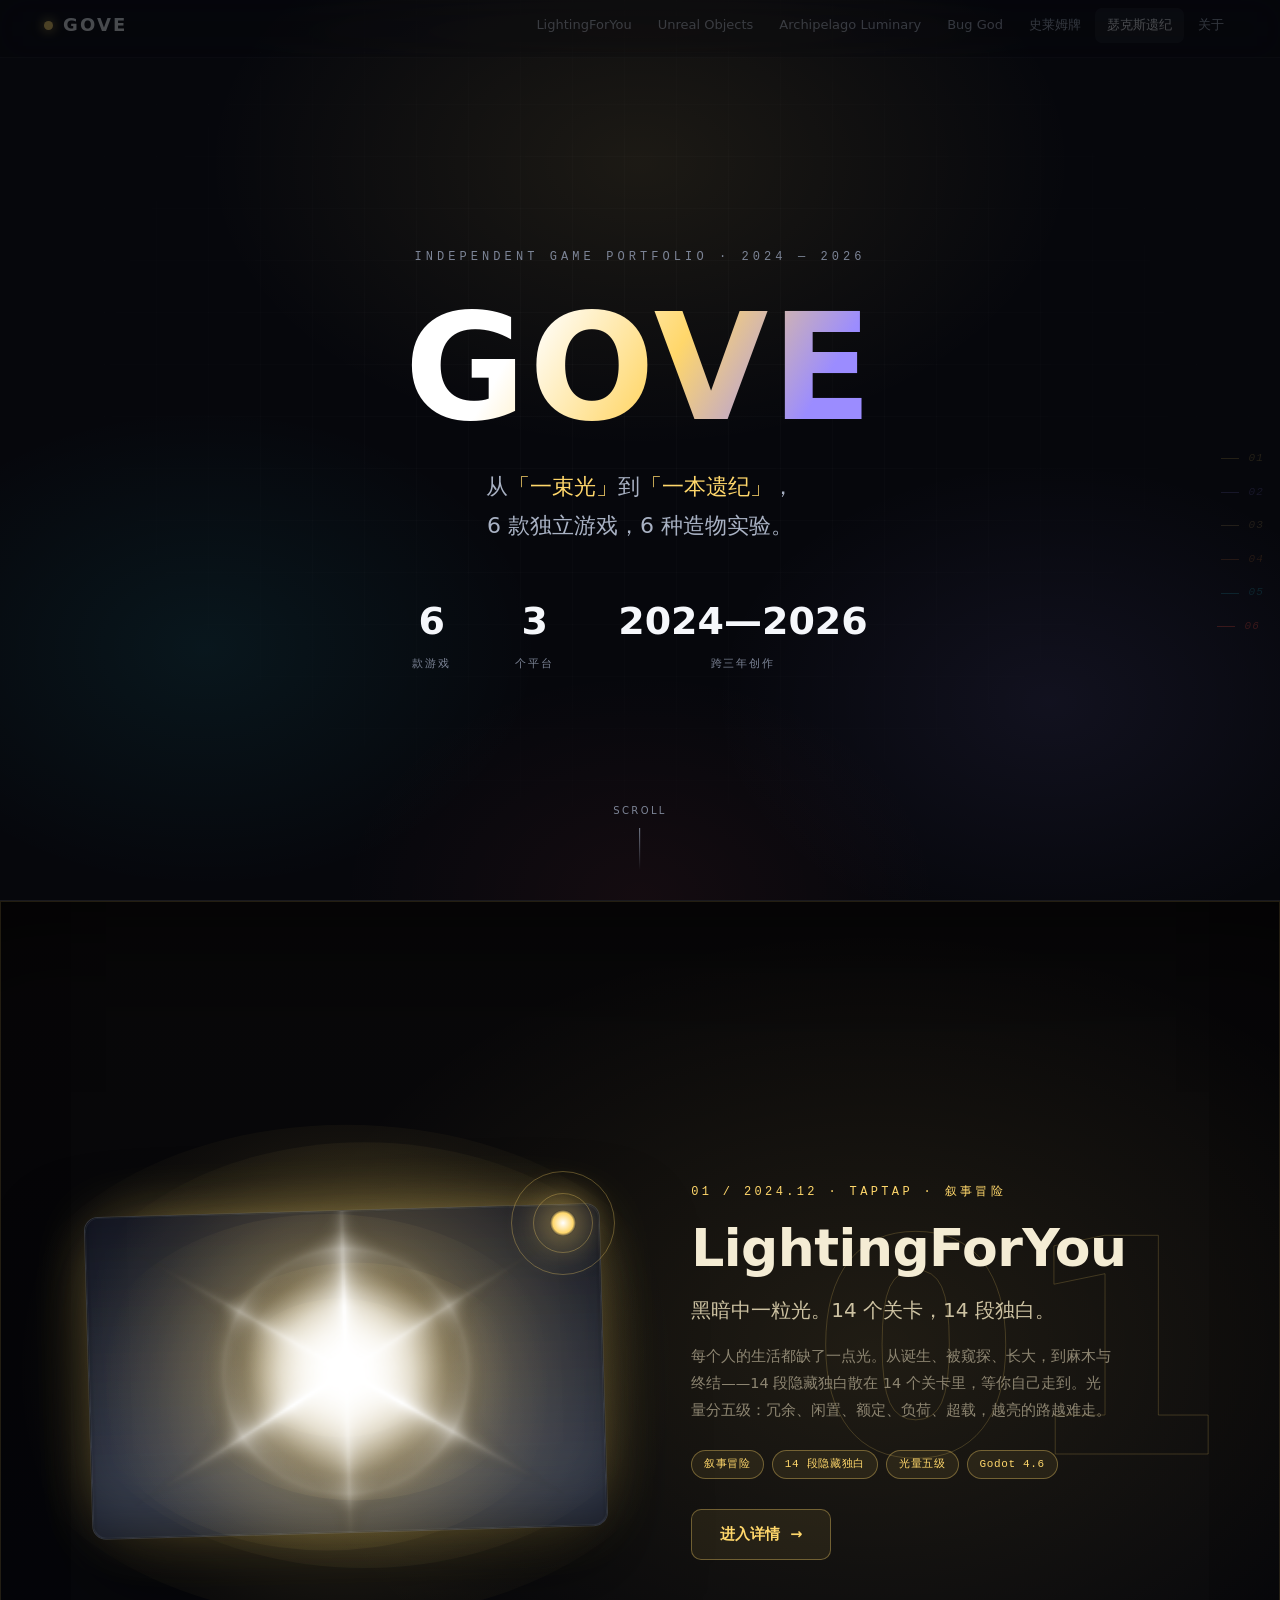
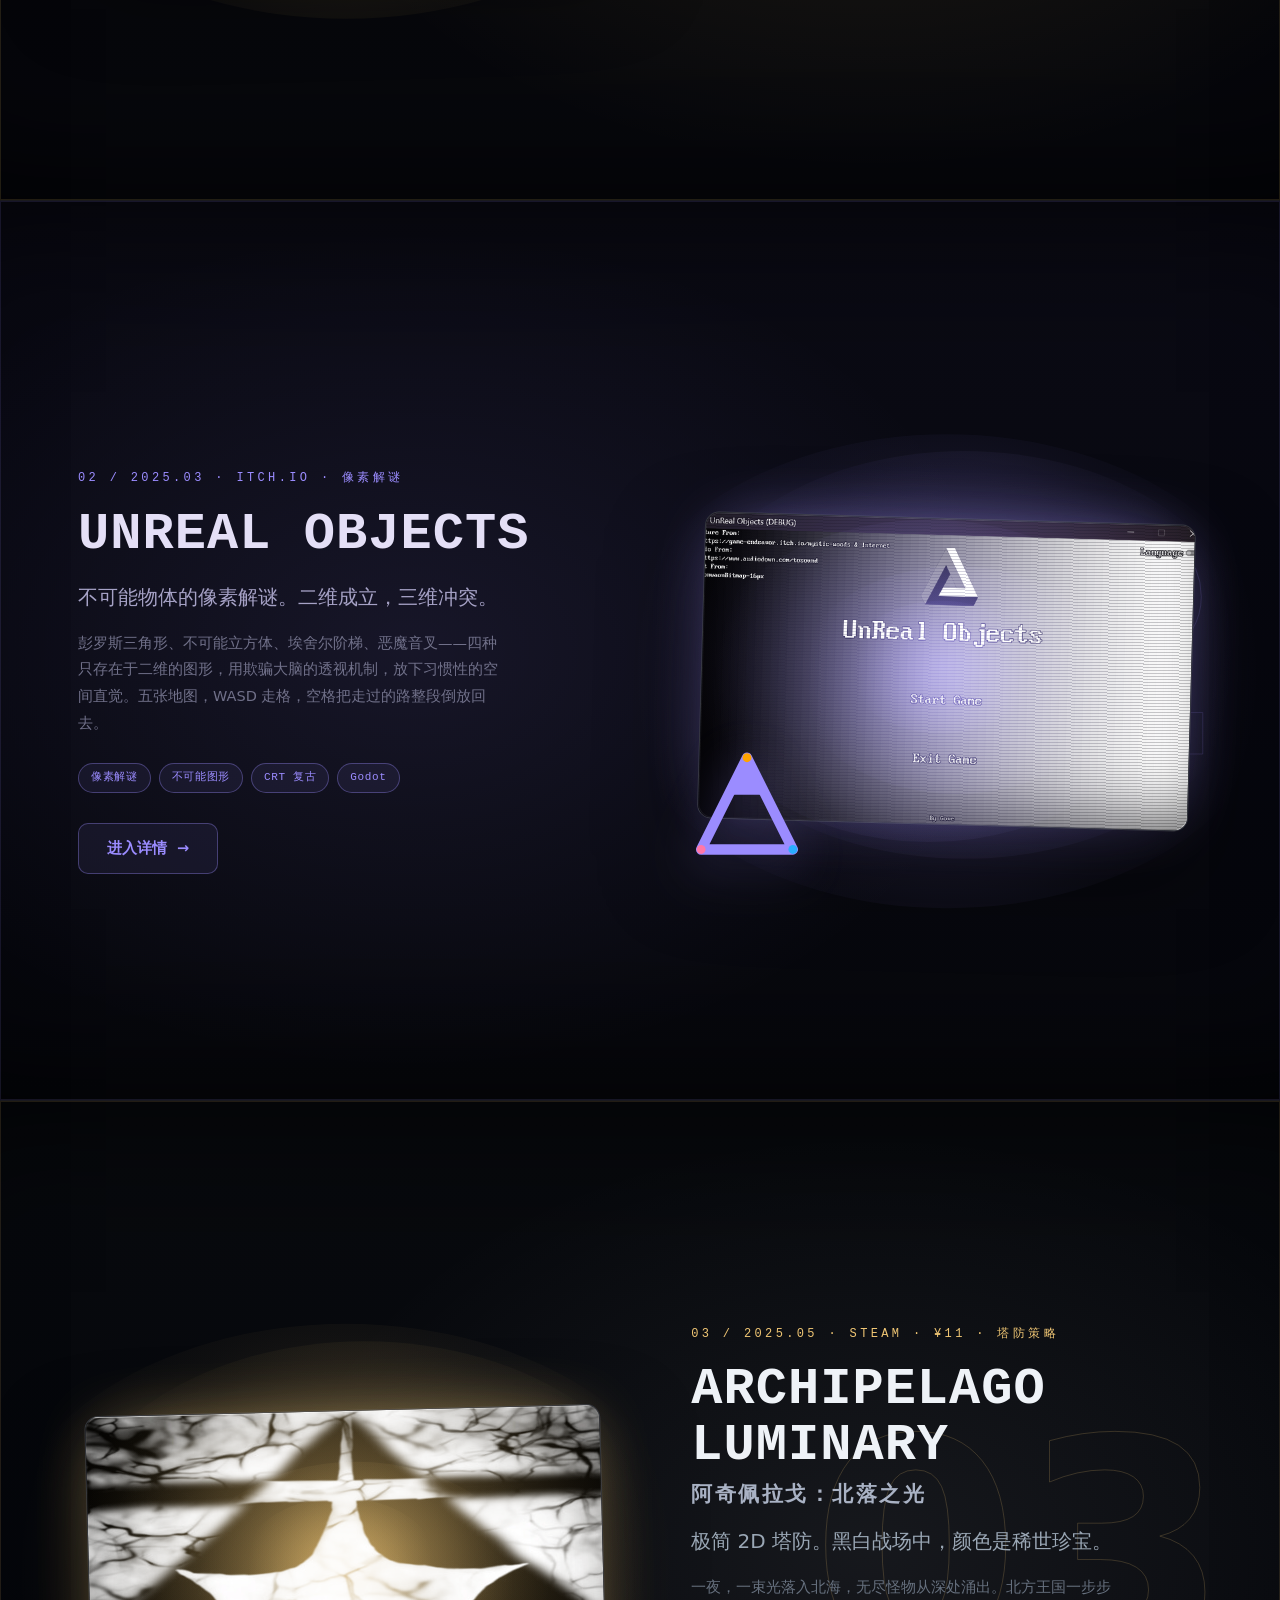
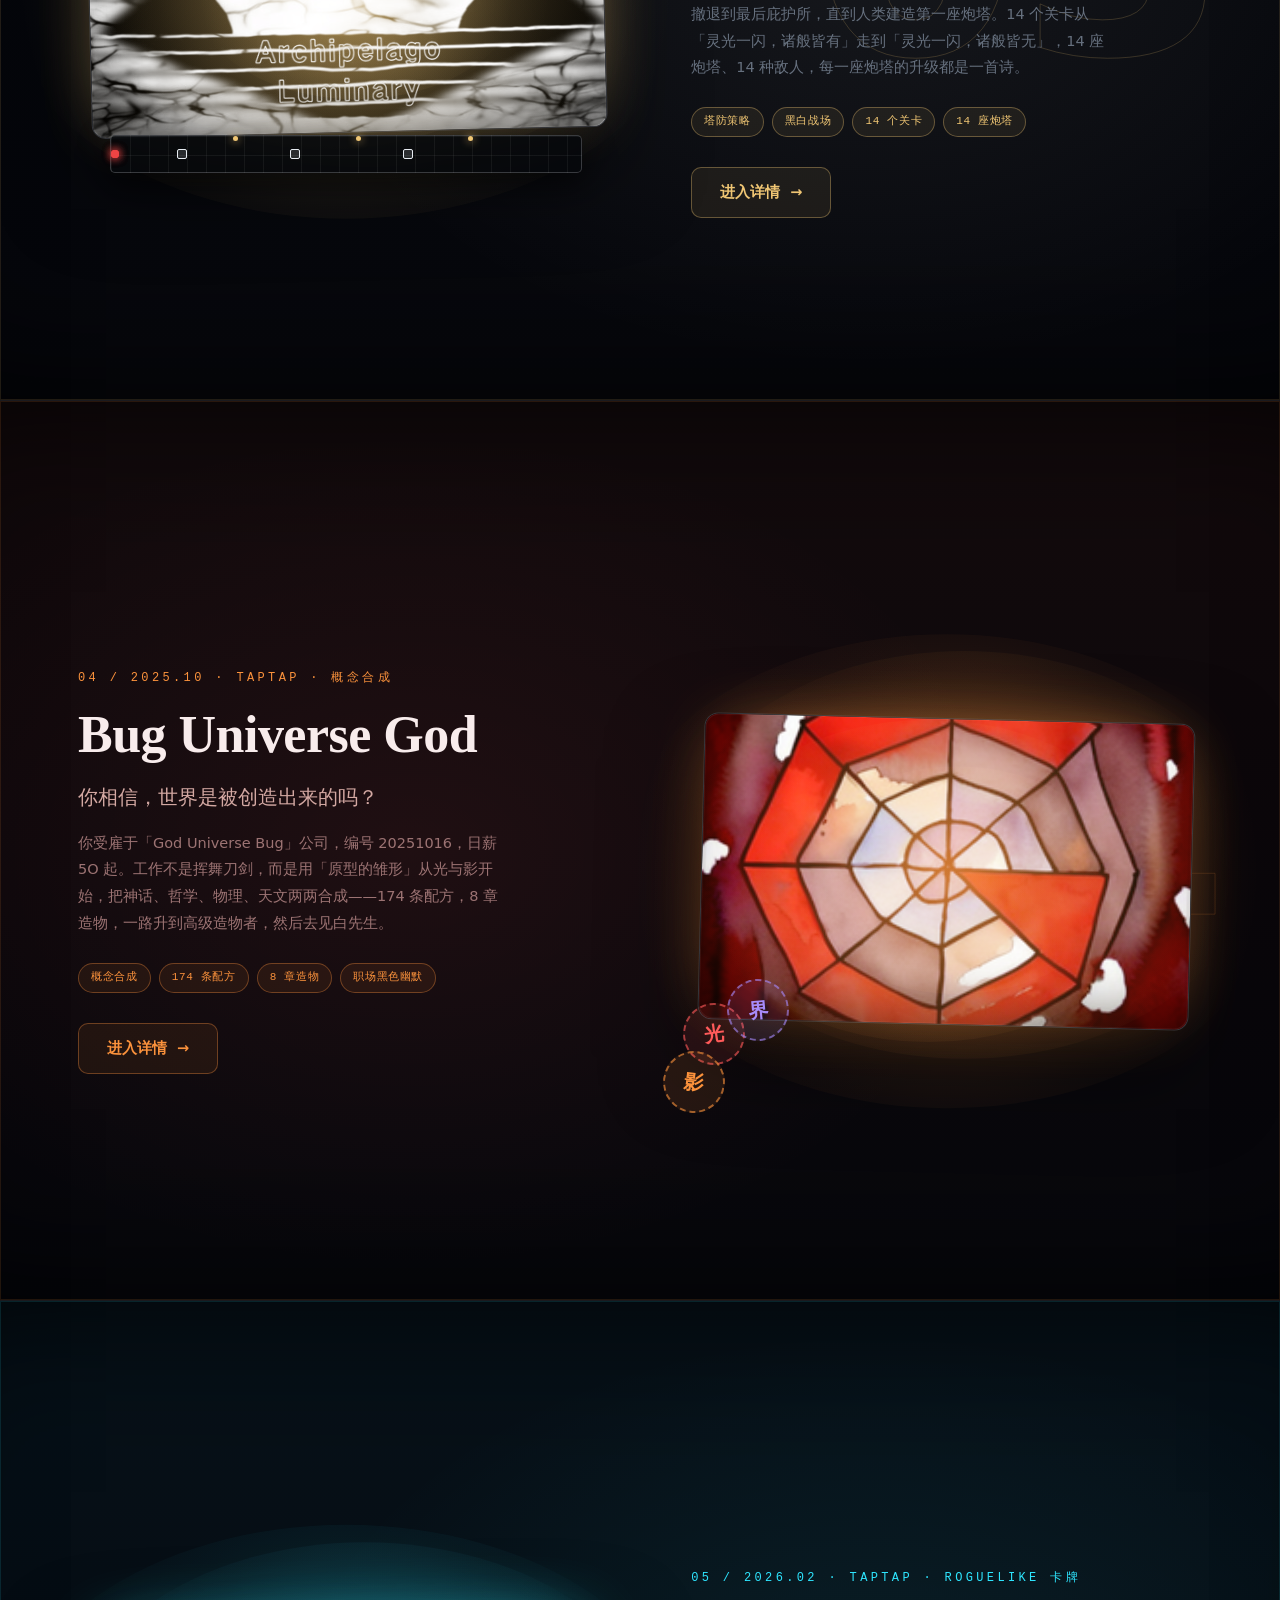
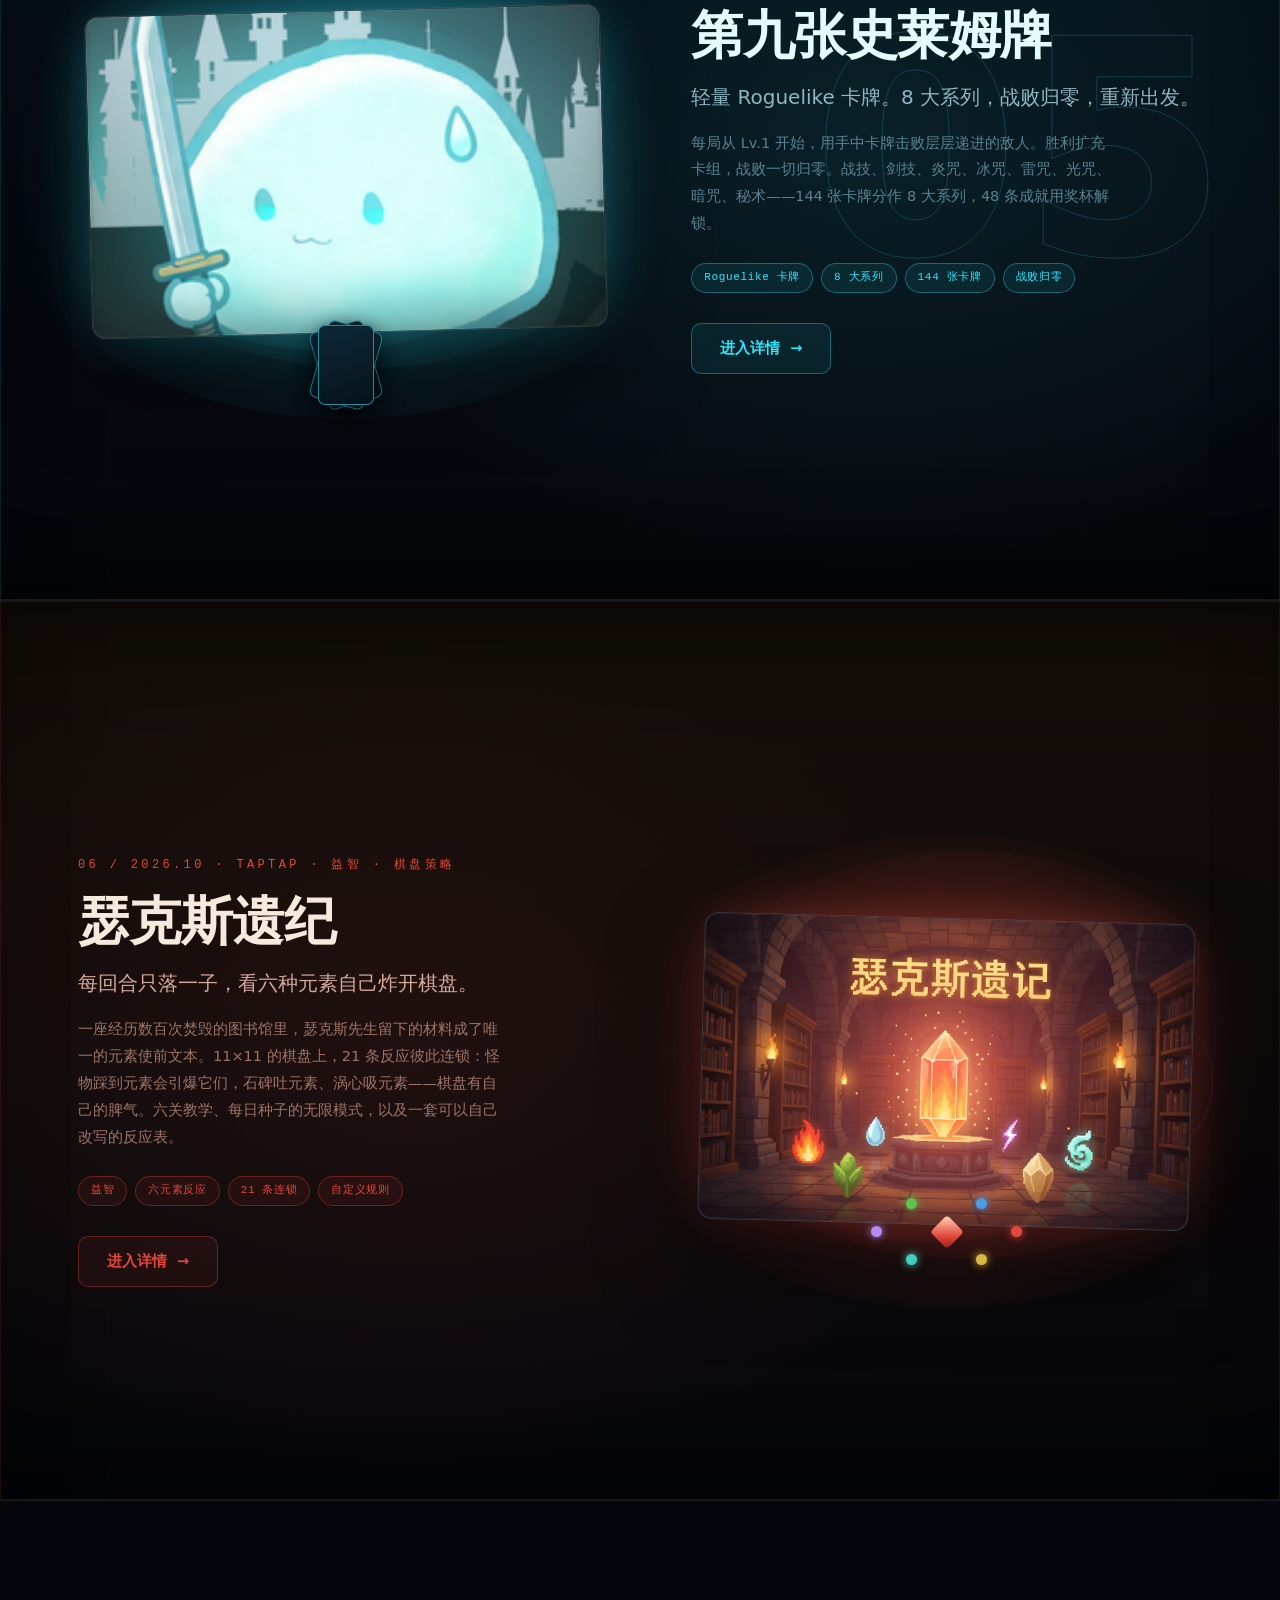
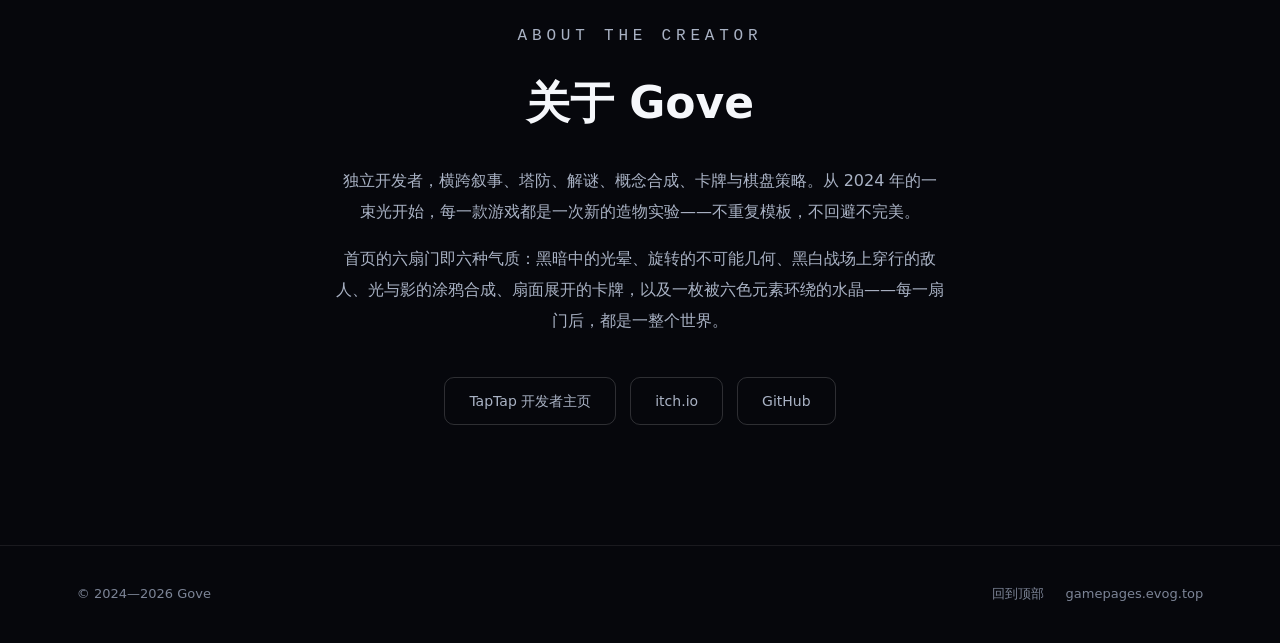
<file: index.html>
<!DOCTYPE html>
<html lang="zh-CN">
<head>
  <meta charset="UTF-8" />
  <meta name="viewport" content="width=device-width, initial-scale=1.0, viewport-fit=cover" />
  <meta name="theme-color" content="#06070c" />
  <title>GOVE | 游戏作品集</title>
  <meta name="description" content="Gove 的独立游戏作品集——从一束光到一本遗纪，6 款独立游戏 6 种造物实验，发布于 TapTap、Steam 与 itch.io。" />
  <style>
    :root {
      --bg: #06070c;
      --text: #f5f7fb;
      --muted: #a9b2c4;
      --subtle: #7c8496;
      --line: rgba(255, 255, 255, .08);
      --line2: rgba(255, 255, 255, .16);
      --maxw: 1180px;
      --header-h: 64px;
      --mono: ui-monospace, "Cascadia Code", "SF Mono", Consolas, monospace;
      --hand: "Segoe Print", "Bradley Hand", "Comic Sans MS", "Marker Felt", cursive;
      --ease: cubic-bezier(.2, .7, .3, 1);
      /* 渲染模式令牌：首页 = atlas，深空石底材、
         六门各自的 --accent 轮转，动效气质「影院取景 + chrome 退场」。 */
      --mode: atlas;
      --paper: var(--bg);
      --edge: var(--line2);
      --grain: 0.3;
      --ease-stage: cubic-bezier(.62, .02, .28, 1);
      --ease-overshoot: cubic-bezier(.34, 1.48, .5, 1);
      --dur-stage: .42s;
      --c-six: #e2483c;
    }

    * { box-sizing: border-box; }
    html { scroll-behavior: smooth; -webkit-text-size-adjust: 100%; }
    body {
      margin: 0;
      min-height: 100vh;
      color: var(--text);
      font-family: ui-sans-serif, system-ui, -apple-system, BlinkMacSystemFont, "Segoe UI", "PingFang SC", "Microsoft YaHei", sans-serif;
      line-height: 1.6;
      background: var(--bg);
      overflow-x: hidden;
      -webkit-font-smoothing: antialiased;
    }
    a { color: inherit; text-decoration: none; }
    img { display: block; max-width: 100%; }
    button { font-family: inherit; }
    :focus-visible { outline: 2px solid #ffd76b; outline-offset: 3px; border-radius: 6px; }

    /* ============ 固定顶栏 ============ */
    .nav {
      position: fixed; top: 0; left: 0; right: 0; z-index: 100;
      height: var(--header-h);
      display: flex; align-items: center; justify-content: space-between;
      padding: 0 clamp(18px, 4vw, 44px);
      background: rgba(6, 7, 12, .7);
      backdrop-filter: blur(16px);
      -webkit-backdrop-filter: blur(16px);
      border-bottom: 1px solid var(--line);
    }
    .brand {
      font-weight: 900; font-size: 18px; letter-spacing: .12em;
      display: inline-flex; align-items: center; gap: 10px;
    }
    .brand .dot {
      width: 9px; height: 9px; border-radius: 50%;
      background: #ffd76b; box-shadow: 0 0 12px #ffd76b;
      animation: pulse 2.6s ease-in-out infinite;
    }
    @keyframes pulse { 0%,100% { opacity: 1; transform: scale(1); } 50% { opacity: .4; transform: scale(.7); } }
    .nav-links { display: flex; align-items: center; gap: 2px; }
    .nav-links a {
      font-size: 13px; color: var(--muted);
      padding: 7px 12px; border-radius: 7px; white-space: nowrap;
      transition: color .25s, background .25s;
    }
    .nav-links a:hover { color: var(--text); background: rgba(255,255,255,.06); }
    .nav-links a.cur { color: var(--text); background: rgba(255,255,255,.08); }
    .nav-toggle {
      display: none;
      width: 38px; height: 38px; border-radius: 8px;
      background: rgba(255,255,255,.05); border: 1px solid var(--line2); color: var(--text);
      cursor: pointer; position: relative;
    }
    .nav-toggle::before, .nav-toggle::after, .nav-toggle i {
      content: ""; position: absolute; left: 10px; right: 10px; height: 2px;
      background: currentColor; border-radius: 2px;
    }
    .nav-toggle::before { top: 13px; }
    .nav-toggle i { top: 18px; }
    .nav-toggle::after { top: 23px; }

    /* ============ Hero ============ */
    .hero {
      min-height: 100vh;
      display: flex; flex-direction: column;
      align-items: center; justify-content: center; text-align: center;
      padding: calc(var(--header-h) + 48px) 24px 90px;
      position: relative; overflow: hidden;
    }
    .hero-bg {
      position: absolute; inset: 0; z-index: 0;
      background:
        radial-gradient(700px 460px at 50% 18%, rgba(255,215,107,.09), transparent 62%),
        radial-gradient(560px 400px at 82% 78%, rgba(155,140,255,.08), transparent 60%),
        radial-gradient(560px 400px at 16% 72%, rgba(46,230,255,.07), transparent 60%),
        radial-gradient(500px 380px at 50% 100%, rgba(255,90,90,.06), transparent 60%);
    }
    .hero-grid {
      position: absolute; inset: 0; z-index: 0;
      background-image:
        linear-gradient(rgba(255,255,255,.025) 1px, transparent 1px),
        linear-gradient(90deg, rgba(255,255,255,.025) 1px, transparent 1px);
      background-size: 52px 52px;
      mask-image: radial-gradient(ellipse at 50% 42%, black, transparent 78%);
      -webkit-mask-image: radial-gradient(ellipse at 50% 42%, black, transparent 78%);
    }
    .hero-content { position: relative; z-index: 1; max-width: 820px; }
    .hero-kicker {
      font-family: var(--mono); font-size: 12px; letter-spacing: .34em;
      text-transform: uppercase; color: var(--subtle); margin: 0 0 30px;
    }
    .hero h1 {
      margin: 0;
      font-size: clamp(64px, 13vw, 148px);
      font-weight: 900; line-height: .95; letter-spacing: .02em;
      background: linear-gradient(120deg, #fff 25%, #ffd76b 55%, #9b8cff 85%);
      -webkit-background-clip: text; background-clip: text;
      -webkit-text-fill-color: transparent;
    }
    .hero-sub {
      margin: 30px auto 0;
      font-size: clamp(16px, 2.4vw, 22px);
      color: var(--muted); line-height: 1.75; max-width: 600px;
    }
    .hero-sub em { font-style: normal; color: #ffd76b; }
    .hero-meta {
      margin-top: 46px;
      display: flex; justify-content: center; gap: clamp(28px, 6vw, 64px); flex-wrap: wrap;
    }
    .hero-meta .num { font-size: clamp(28px, 4vw, 38px); font-weight: 800; }
    .hero-meta .label {
      font-family: var(--mono); font-size: 11px; letter-spacing: .18em;
      text-transform: uppercase; color: var(--subtle); margin-top: 4px;
    }
    .hero-scroll {
      position: absolute; bottom: 30px; left: 50%; transform: translateX(-50%);
      z-index: 1; display: flex; flex-direction: column; align-items: center; gap: 9px;
      color: var(--subtle); font-size: 10px; letter-spacing: .24em; text-transform: uppercase;
    }
    .hero-scroll .line {
      width: 1px; height: 42px;
      background: linear-gradient(to bottom, var(--subtle), transparent);
      animation: drop 2.2s ease-in-out infinite;
    }
    @keyframes drop {
      0% { transform: scaleY(0); transform-origin: top; }
      45% { transform: scaleY(1); transform-origin: top; }
      55% { transform-origin: bottom; }
      100% { transform: scaleY(0); transform-origin: bottom; }
    }

    /* ============ 五扇门通用 ============ */
    .gate {
      --accent: #ffd76b;
      --tint: rgba(255,215,107,.08);
      --bg2: #070709;
      --ink: #f5f7fb;
      --tagc: #c4ccd9;
      --desc: #7c8496;
      --tagbg: rgba(255,215,107,.08);
      --tagbd: rgba(255,215,107,.35);
      --gx: 30%;
      position: relative; min-height: 100vh;
      display: flex; align-items: center;
      padding: calc(var(--header-h) + 48px) clamp(20px, 6vw, 84px) 70px;
      overflow: hidden; border-top: 1px solid var(--line);
      background: linear-gradient(180deg, var(--bg2), var(--bg));
    }
    .gate::before {
      content: ""; position: absolute; inset: 0; pointer-events: none;
      background: radial-gradient(65% 65% at var(--gx) 50%, var(--tint), transparent 72%);
    }
    .ghost {
      position: absolute; top: 50%; right: clamp(10px, 4vw, 60px);
      transform: translateY(-50%);
      font-size: clamp(150px, 26vw, 300px); font-weight: 900; line-height: 1;
      color: transparent; -webkit-text-stroke: 1px var(--tagbd);
      opacity: .55; pointer-events: none; user-select: none;
    }
    .gate-inner {
      position: relative; z-index: 1;
      width: 100%; max-width: var(--maxw); margin: 0 auto;
      display: grid; grid-template-columns: 1.05fr 1fr;
      gap: clamp(36px, 6vw, 90px); align-items: center;
    }
    .flip .stage { order: 2; }

    /* —— 封面门 + 微视觉 —— */
    .stage { position: relative; padding: 26px 10px; }
    .cover {
      position: relative;
      aspect-ratio: 16 / 10;
      border-radius: 14px; overflow: hidden;
      border: 1px solid var(--line2);
      background: #0a0d14;
      transform: rotate(var(--tilt, -1.5deg));
      box-shadow: 0 40px 90px rgba(0,0,0,.55), 0 0 70px -28px var(--accent);
      transition: transform .6s var(--ease), box-shadow .6s;
    }
    .cover:hover {
      transform: rotate(0deg) translateY(-6px);
      box-shadow: 0 55px 110px rgba(0,0,0,.6), 0 0 95px -24px var(--accent);
    }
    .cover img {
      width: 100%; height: 100%; object-fit: cover;
      transition: transform .8s var(--ease);
    }
    .cover:hover img { transform: scale(1.05); }
    .cover::after {
      content: ""; position: absolute; inset: 0; pointer-events: none;
      border-radius: 14px;
      box-shadow: inset 0 0 0 1px rgba(255,255,255,.06), inset 0 -40px 60px -30px rgba(0,0,0,.6);
    }
    .micro { position: absolute; z-index: 3; pointer-events: none; }

    /* —— 文案 —— */
    .kicker {
      font-family: var(--mono); font-size: 12px; letter-spacing: .28em;
      text-transform: uppercase; color: var(--accent);
      margin: 0 0 18px;
    }
    .info h2 {
      margin: 0 0 18px;
      font-size: clamp(30px, 4.6vw, 52px);
      font-weight: 800; line-height: 1.08; letter-spacing: -.01em;
      color: var(--ink);
    }
    .info h2 .cn {
      display: block; margin-top: 10px;
      font-size: .4em; font-weight: 600; letter-spacing: .12em; color: var(--muted);
    }
    .tagline {
      margin: 0 0 16px;
      font-size: clamp(16px, 2vw, 20px); line-height: 1.65; color: var(--tagc);
    }
    .desc { margin: 0 0 26px; font-size: 14.5px; line-height: 1.85; color: var(--desc); max-width: 46ch; }
    .tags { display: flex; flex-wrap: wrap; gap: 8px; margin: 0 0 30px; }
    .tag {
      font-family: var(--mono); font-size: 11px; letter-spacing: .06em;
      padding: 5px 12px; border-radius: 999px;
      color: var(--accent); background: var(--tagbg); border: 1px solid var(--tagbd);
    }
    .cta {
      display: inline-flex; align-items: center; gap: 10px;
      padding: 13px 28px; border-radius: 10px;
      font-size: 14.5px; font-weight: 600;
      color: var(--accent); background: var(--tagbg); border: 1px solid var(--tagbd);
      transition: transform .3s var(--ease), box-shadow .3s;
    }
    .cta:hover { transform: translateY(-2px); box-shadow: 0 12px 44px -12px var(--accent); }
    .cta .ar { transition: transform .3s; }
    .cta:hover .ar { transform: translateX(4px); }

    /* ============ Gate 1 · LightingForYou（金） ============ */
    .g-light { --accent:#ffd76b; --tint:rgba(255,215,107,.10); --bg2:#080708; --ink:#f4ecd4; --tagc:#cdc2a2; --desc:#8d8571; --tagbg:rgba(255,215,107,.08); --tagbd:rgba(255,215,107,.35); --gx:68%; --tilt:-1.6deg; }
    .orb-micro { width: 130px; height: 130px; top: -26px; right: -14px; }
    .orb-micro .mb-core {
      position: absolute; top: 50%; left: 50%;
      width: 26px; height: 26px; margin: -13px 0 0 -13px; border-radius: 50%;
      background: radial-gradient(circle, #fff, #ffd76b 55%, transparent 75%);
      box-shadow: 0 0 34px 12px rgba(255,215,107,.45);
      animation: lpulse 3s ease-in-out infinite;
    }
    @keyframes lpulse { 0%,100%{ box-shadow:0 0 34px 12px rgba(255,215,107,.45);} 50%{ box-shadow:0 0 52px 20px rgba(255,215,107,.6);} }
    .orb-micro .mb-ring {
      position: absolute; top: 50%; left: 50%; border-radius: 50%;
      border: 1px solid rgba(255,215,107,.3);
      transform: translate(-50%,-50%);
      animation: ringout 3.6s ease-out infinite;
    }
    .orb-micro .mb-ring:nth-child(2) { width: 60px; height: 60px; }
    .orb-micro .mb-ring:nth-child(3) { width: 104px; height: 104px; animation-delay: 1.8s; }
    @keyframes ringout {
      0% { opacity: .8; transform: translate(-50%,-50%) scale(.6); }
      100% { opacity: 0; transform: translate(-50%,-50%) scale(1.15); }
    }

    /* ============ Gate 2 · UNREAL OBJECTS（紫） ============ */
    .g-unreal { --accent:#9b8cff; --tint:rgba(155,140,255,.10); --bg2:#0a0a14; --ink:#e4dff6; --tagc:#a6a2c6; --desc:#707089; --tagbg:rgba(155,140,255,.08); --tagbd:rgba(155,140,255,.35); --gx:32%; --tilt:1.6deg; }
    .g-unreal h2 { font-family: var(--mono); letter-spacing: .02em; }
    .g-unreal .cover::before {
      content: ""; position: absolute; inset: 0; z-index: 2; pointer-events: none;
      background: repeating-linear-gradient(0deg, rgba(0,0,0,.22) 0 1px, transparent 1px 3px);
      mix-blend-mode: multiply;
    }
    .tri-micro {
      width: 148px; height: 148px; bottom: -34px; left: -18px;
      filter: drop-shadow(0 10px 24px rgba(155,140,255,.35));
      animation: spin 18s linear infinite;
    }
    @keyframes spin { to { transform: rotate(360deg); } }

    /* ============ Gate 3 · Archipelago Luminary（近白 + 金） ============ */
    .g-luminary { --accent:#f0c674; --tint:rgba(231,236,242,.07); --bg2:#07090d; --ink:#eef2f7; --tagc:#9aa7b5; --desc:#66707e; --tagbg:rgba(240,198,116,.08); --tagbd:rgba(240,198,116,.35); --gx:68%; --tilt:-1.4deg; }
    .g-luminary h2 { font-family: var(--mono); letter-spacing: .02em; }
    .tape {
      left: 6%; right: 6%; bottom: -14px; height: 38px;
      border: 1px solid rgba(231,236,242,.22); border-radius: 5px;
      background:
        linear-gradient(rgba(231,236,242,.06) 1px, transparent 1px),
        linear-gradient(90deg, rgba(231,236,242,.06) 1px, transparent 1px),
        rgba(7,9,13,.9);
      background-size: 19px 19px;
      box-shadow: 0 10px 30px rgba(0,0,0,.5);
    }
    .tape .tur {
      position: absolute; top: 50%; width: 10px; height: 10px;
      margin-top: -5px; border: 1.5px solid #e7ecf2; border-radius: 2px;
      background: rgba(231,236,242,.15);
    }
    .tape .en {
      position: absolute; top: 50%; width: 8px; height: 8px; margin-top: -4px;
      border-radius: 50%; background: #ef4444; box-shadow: 0 0 8px rgba(239,68,68,.7);
      animation: march 4.5s linear infinite;
    }
    @keyframes march { from { left: 100%; } to { left: -12px; } }
    .tape .sp {
      position: absolute; width: 5px; height: 5px; border-radius: 50%;
      background: #f0c674; box-shadow: 0 0 8px #f0c674;
      animation: spark 2.2s ease-in-out infinite;
    }
    @keyframes spark { 0%,100%{ opacity:0; transform:scale(0);} 50%{ opacity:1; transform:scale(1);} }

    /* ============ Gate 4 · Bug Universe God（红 + 橙） ============ */
    .g-bug { --accent:#fb923c; --tint:rgba(255,90,90,.08); --bg2:#130a0c; --ink:#f8ecec; --tagc:#d3a8a2; --desc:#9c7373; --tagbg:rgba(251,146,60,.08); --tagbd:rgba(251,146,60,.35); --gx:32%; --tilt:1.4deg; }
    .g-bug h2 { font-family: var(--hand); transform: rotate(-2deg); display: inline-block; }
    .d-cir {
      position: absolute;
      width: 62px; height: 62px; border-radius: 50%;
      display: flex; align-items: center; justify-content: center;
      font-family: var(--hand); font-size: 20px; font-weight: 700;
      border: 2px dashed;
      animation: drift 5s ease-in-out infinite;
    }
    .d-cir.d1 { top: -22px; left: -18px; color: #ff5a5a; border-color: rgba(255,90,90,.6); background: rgba(255,90,90,.1); transform: rotate(-8deg); }
    .d-cir.d2 { top: 26px; right: -24px; color: #fb923c; border-color: rgba(251,146,60,.6); background: rgba(251,146,60,.1); transform: rotate(7deg); animation-delay: 1.2s; }
    .d-cir.d3 { bottom: -16px; left: 26px; color: #a78bfa; border-color: rgba(167,139,250,.6); background: rgba(167,139,250,.1); transform: rotate(-5deg); animation-delay: 2.2s; }
    @keyframes drift { 0%,100%{ translate: 0 0; } 50%{ translate: 0 -12px; } }

    /* ============ Gate 5 · 第九张史莱姆牌（青） ============ */
    .g-slime { --accent:#2ee6ff; --tint:rgba(46,230,255,.09); --bg2:#061119; --ink:#e3fbfd; --tagc:#8fb6c2; --desc:#5a8291; --tagbg:rgba(46,230,255,.08); --tagbd:rgba(46,230,255,.35); --gx:68%; --tilt:-1.5deg; }
    .fan { left: 50%; bottom: -46px; width: 200px; height: 110px; transform: translateX(-50%); }
    .fan i {
      position: absolute; bottom: 0; left: 50%;
      width: 56px; height: 80px; border-radius: 7px;
      border: 1.5px solid rgba(46,230,255,.55);
      background: linear-gradient(160deg, #0d2836, #06121a);
      box-shadow: 0 8px 22px rgba(0,0,0,.45);
    }
    .fan i:nth-child(1) { transform: translateX(-50%) rotate(-16deg); }
    .fan i:nth-child(2) { transform: translateX(-50%) rotate(0deg); z-index: 2; }
    .fan i:nth-child(3) { transform: translateX(-50%) rotate(16deg); }

    /* ============ Gate 6 · 瑟克斯遗纪（火红 + 六色环） ============ */
    .g-six { --accent:#e2483c; --tint:rgba(226,72,60,.09); --bg2:#150e09; --ink:#f7e9dc; --tagc:#d4a99a; --desc:#9d7466; --tagbg:rgba(226,72,60,.08); --tagbd:rgba(226,72,60,.35); --gx:32%; --tilt:1.5deg; }
    .g-six .cover::before {
      content: ""; position: absolute; inset: 0; z-index: 2; pointer-events: none;
      background-image:
        linear-gradient(rgba(226,72,60,.10) 1px, transparent 1px),
        linear-gradient(90deg, rgba(226,72,60,.10) 1px, transparent 1px);
      background-size: 26px 26px;
      mask-image: radial-gradient(ellipse at 50% 45%, black, transparent 78%);
      -webkit-mask-image: radial-gradient(ellipse at 50% 45%, black, transparent 78%);
    }
    .hexring {
      left: 50%; bottom: -36px; width: 190px; height: 110px;
      transform: translateX(-50%);
    }
    .hexring .core {
      position: absolute; top: 50%; left: 50%;
      width: 24px; height: 24px; margin: -12px 0 0 -12px;
      background: linear-gradient(135deg, #ffd9b8, #e2483c 62%, #8f2018);
      border-radius: 4px; transform: rotate(45deg);
      animation: corepulse 3s ease-in-out infinite;
    }
    @keyframes corepulse {
      0%,100% { box-shadow: 0 0 20px 4px rgba(226,72,60,.45); }
      50% { box-shadow: 0 0 34px 10px rgba(226,72,60,.62); }
    }
    .hexring i {
      position: absolute; width: 11px; height: 11px; border-radius: 50%;
      background: currentColor; box-shadow: 0 0 9px currentColor;
      animation: dotfloat 5s ease-in-out infinite;
    }
    @keyframes dotfloat { 0%,100% { translate: 0 0; } 50% { translate: 0 -6px; } }
    .hexring i:nth-child(2) { color:#e2483c; left:165px; top:55px; margin:-5.5px; animation-delay:0s; }
    .hexring i:nth-child(3) { color:#4a9be8; left:130px; top:27px; margin:-5.5px; animation-delay:.7s; }
    .hexring i:nth-child(4) { color:#5fc24e; left:60px;  top:27px; margin:-5.5px; animation-delay:1.4s; }
    .hexring i:nth-child(5) { color:#b48af2; left:25px;  top:55px; margin:-5.5px; animation-delay:2.1s; }
    .hexring i:nth-child(6) { color:#3fd0c0; left:60px;  top:83px; margin:-5.5px; animation-delay:2.8s; }
    .hexring i:nth-child(7) { color:#d9b83f; left:130px; top:83px; margin:-5.5px; animation-delay:3.5s; }

    /* ============ 侧栏目录（桌面） ============ */
    .rail {
      position: fixed; right: 22px; top: 50%; transform: translateY(-50%);
      z-index: 90; display: flex; flex-direction: column; gap: 16px;
    }
    .rail a {
      position: relative;
      display: flex; align-items: center; gap: 10px;
      font-family: var(--mono); font-size: 11px; letter-spacing: .1em;
      color: var(--rc, var(--subtle)); opacity: .55;
      transition: opacity .25s, transform .25s;
    }
    .rail a:hover, .rail a.cur, .rail a:focus-visible { opacity: 1; transform: translateX(-4px); }
    .rail a::before {
      content: ""; width: 18px; height: 1px; background: currentColor; flex: none;
    }
    /* 游戏名做成悬浮标签：绝对定位、不占布局宽度。
       这样侧栏宽度只取决于「刻度线 + 编号」，不会因游戏名长短把侧栏撑宽、
       进而压住 .gate-inner 的右栏并吃掉那块区域的点击。 */
    .rail a::after {
      content: attr(data-name);
      position: absolute; right: calc(100% + 12px); top: 50%;
      transform: translateY(-50%);
      padding: 4px 9px;
      font-size: 10px; letter-spacing: .12em; white-space: nowrap;
      color: var(--text);
      background: rgba(6, 7, 12, .94);
      border: 1px solid var(--line2);
      opacity: 0; pointer-events: none;
      transition: opacity .25s;
    }
    .rail a:hover::after,
    .rail a:focus-visible::after { opacity: 1; }

    /* ============ 关于区 ============ */
    .about { padding: 120px clamp(20px, 6vw, 84px); background: var(--bg); border-top: 1px solid var(--line); }
    .about-inner { max-width: 760px; margin: 0 auto; text-align: center; }
    .about-kicker { font-family: var(--mono); font-size: 12px; letter-spacing: .3em; text-transform: uppercase; color: var(--subtle); margin: 0 0 22px; }
    .about h2 { margin: 0 0 26px; font-size: clamp(28px, 4vw, 44px); font-weight: 800; }
    .about p { margin: 0 auto 16px; font-size: 16px; color: var(--muted); line-height: 1.95; max-width: 60ch; }
    .about-links { margin-top: 40px; display: flex; gap: 14px; justify-content: center; flex-wrap: wrap; }
    .about-links a {
      display: inline-flex; align-items: center; gap: 8px;
      padding: 12px 24px; border-radius: 10px;
      border: 1px solid var(--line2); color: var(--muted); font-size: 14px;
      transition: color .3s, border-color .3s, background .3s, transform .3s;
    }
    .about-links a:hover { color: var(--text); border-color: #ffd76b; background: rgba(255,215,107,.06); transform: translateY(-2px); }

    /* ============ 页脚 ============ */
    .footer {
      padding: 38px clamp(20px, 6vw, 84px);
      border-top: 1px solid var(--line);
      display: flex; justify-content: space-between; align-items: center;
      flex-wrap: wrap; gap: 14px;
    }
    .footer-copy { font-size: 13px; color: var(--subtle); }
    .footer-links { display: flex; gap: 22px; }
    .footer-links a { font-size: 13px; color: var(--subtle); transition: color .25s; }
    .footer-links a:hover { color: var(--text); }

    /* ============ 滚动浮现 ============ */
    .reveal { opacity: 0; transform: translateY(34px); transition: opacity .9s var(--ease), transform .9s var(--ease); }
    .reveal.in { opacity: 1; transform: none; }
    .d1 { transition-delay: .08s; } .d2 { transition-delay: .18s; } .d3 { transition-delay: .28s; }

    /* ============ 影院外壳：静置后退场 ============ */
    /* 参考项目 player.js 的 bumpActivity()：鼠标一动就移除 is-idle，
       静置 2 秒后加回，把画面让给内容本身。 */
    .nav, .rail { transition: opacity .7s var(--ease), transform .7s var(--ease); }
    html.chrome-idle .nav { opacity: .28; transform: translateY(-6px); }
    html.chrome-idle .rail { opacity: .22; transform: translateX(6px); }
    html.chrome-idle .nav:hover,
    html.chrome-idle .rail:hover,
    html.chrome-idle .nav:focus-within,
    html.chrome-idle .rail:focus-within { opacity: 1; transform: none; }

    /* ============ 分层光晕（取代单层 radial-gradient）============ */
    /* 参考项目 drawInkWashBlob()：5 层同心椭圆，半径与 alpha 按 k=i/layers 递变。
       单层渐变是廉价的；叠层才有"晕染"的厚度。

       两个必须注意的坑（都踩过）：
       1. 绝对定位元素没有显式尺寸会收缩为 0 —— 必须给 width/height。
       2. 光晕若被不透明的 .cover 完全盖住、且 mix-blend-mode 在近黑底上
          做 screen 运算，实测贡献为 0（A/B 逐像素无差异）。
          所以光晕要放大到超出封面、并抬到封面之上做柔光叠加。 */
    .halo {
      position: absolute; pointer-events: none; z-index: 3;
      left: 50%; top: 50%; width: 132%; height: 132%;
      transform: translate(-50%, -50%);
      border-radius: 50%;
      mix-blend-mode: screen;
    }
    .halo i {
      position: absolute; inset: 0; border-radius: 50%; display: block;
      background: radial-gradient(circle at 50% 50%,
        color-mix(in srgb, var(--accent) 92%, transparent) 0%,
        color-mix(in srgb, var(--accent) 46%, transparent) 34%,
        color-mix(in srgb, var(--accent) 16%, transparent) 58%,
        transparent 76%);
    }
    /* 透明度必须够大才看得见：近黑底上做 screen 混合时，低透明度等于没画。
       A/B 实测（隐藏 hero 后测第一个 gate）：
         opacity .16~.40 → 逐像素零差异（完全看不见）
         opacity .30~.62 → 亮部 2.40%→13.72%，但色阶 995→472（过曝、层次被冲掉）
         opacity .24~.46 → 亮部约 8%，色阶保持在 800 以上，是平衡点 */
    .halo i:nth-child(1) { transform: scale(1.00) translate(0, 0); opacity: .24; }
    .halo i:nth-child(2) { transform: scale(.86) translate(3%, -4%); opacity: .28; }
    .halo i:nth-child(3) { transform: scale(.68) translate(-4%, 3%); opacity: .34; }
    .halo i:nth-child(4) { transform: scale(.48) translate(3%, 4%); opacity: .40; }
    .halo i:nth-child(5) { transform: scale(.28) translate(-3%, -3%); opacity: .46; }
    /* 老浏览器兜底：不支持 color-mix 时用 currentColor，至少不空转 */
    @supports not (background: color-mix(in srgb, red 50%, transparent)) {
      .halo { color: var(--accent); }
      .halo i { background: radial-gradient(circle at 50% 50%, currentColor 0%, transparent 72%); }
    }

    /* ============ 舞台边框：影院取景 ============ */
    .gate::after {
      content: ""; position: absolute; inset: 0; pointer-events: none; z-index: 2;
      box-shadow: inset 0 0 0 1px color-mix(in srgb, var(--accent) 12%, transparent),
                  inset 0 120px 160px -120px rgba(0,0,0,.85),
                  inset 0 -120px 160px -120px rgba(0,0,0,.85);
    }

    /* ============ 响应式 ============ */
    /* 桌面端给右侧目录栏留一条专用通道：侧栏占右侧约 62px，
       正文左右各留 78px，两边对称、正文不会钻到侧栏底下被吃掉点击。 */
    @media (min-width: 981px) {
      .gate { padding-left: 78px; padding-right: 78px; }
    }
    @media (max-width: 980px) {
      .rail { display: none; }
    }
    @media (max-width: 880px) {
      .gate { padding: calc(var(--header-h) + 30px) 20px 60px; }
      .gate-inner { grid-template-columns: 1fr; gap: 30px; }
      .flip .stage { order: 0; }
      .stage { padding: 16px 6px 26px; }
      .ghost { font-size: 120px; opacity: .35; }
      .desc { max-width: none; }
      .nav-links {
        display: none; flex-direction: column; gap: 4px;
        position: absolute; top: var(--header-h); left: 0; right: 0;
        padding: 14px 18px 20px;
        background: rgba(6,7,12,.97);
        backdrop-filter: blur(16px); -webkit-backdrop-filter: blur(16px);
        border-bottom: 1px solid var(--line);
        align-items: stretch;
      }
      .nav-links.open { display: flex; }
      .nav-links a { padding: 12px 10px; font-size: 15px; }
      .nav-toggle { display: block; }
    }
    @media (max-width: 520px) {
      .hero-kicker { font-size: 11px; letter-spacing: .16em; }
      .hero-meta { gap: 14px 20px; margin-top: 34px; }
      .hero-meta .num { font-size: 22px; }
      .orb-micro { width: 100px; height: 100px; top: -18px; }
      .tri-micro { width: 110px; height: 110px; bottom: -24px; }
      .fan { transform: translateX(-50%) scale(.85); }
      .footer { flex-direction: column; text-align: center; }
    }

    @media (prefers-reduced-motion: reduce) {
      html { scroll-behavior: auto; }
      *, *::before, *::after { animation: none !important; transition: none !important; }
      .reveal { opacity: 1; transform: none; }
    }
  </style>
</head>
<body>

  <!-- 固定顶栏 -->
  <nav class="nav">
    <a class="brand" href="#top"><span class="dot" aria-hidden="true"></span>GOVE</a>
    <div class="nav-links" id="navLinks">
      <a href="#lighting">LightingForYou</a>
      <a href="#unreal">Unreal Objects</a>
      <a href="#luminary">Archipelago Luminary</a>
      <a href="#bug">Bug God</a>
      <a href="#slime">史莱姆牌</a>
      <a href="#six">瑟克斯遗纪</a>
      <a href="#about">关于</a>
    </div>
    <button class="nav-toggle" id="navToggle" aria-label="打开菜单" aria-expanded="false" aria-controls="navLinks"><i></i></button>
  </nav>

  <!-- Hero -->
  <header class="hero" id="top">
    <div class="hero-bg" aria-hidden="true"></div>
    <div class="hero-grid" aria-hidden="true"></div>
    <div class="hero-content">
      <p class="hero-kicker">Independent Game Portfolio · 2024 — 2026</p>
      <h1>GOVE</h1>
      <p class="hero-sub">从<em>「一束光」</em>到<em>「一本遗纪」</em>，<br>6 款独立游戏，6 种造物实验。</p>
      <div class="hero-meta">
        <div><div class="num">6</div><div class="label">款游戏</div></div>
        <div><div class="num">3</div><div class="label">个平台</div></div>
        <div><div class="num">2024—2026</div><div class="label">跨三年创作</div></div>
      </div>
    </div>
    <div class="hero-scroll" aria-hidden="true"><span>Scroll</span><div class="line"></div></div>
  </header>

  <main>

    <!-- Gate 1 · LightingForYou -->
    <section class="gate g-light" id="lighting">
      <span class="ghost" aria-hidden="true">01</span>
      <div class="gate-inner">
        <div class="stage reveal">
          <span class="halo" aria-hidden="true"><i></i><i></i><i></i><i></i><i></i></span>
          <div class="cover">
            <img src="games/lightingforyou/cover.jpg" alt="LightingForYou 游戏封面" loading="lazy" />
          </div>
          <div class="micro orb-micro" aria-hidden="true">
            <span class="mb-core"></span><span class="mb-ring"></span><span class="mb-ring"></span>
          </div>
        </div>
        <div class="info">
          <p class="kicker reveal d1">01 / 2024.12 · TapTap · 叙事冒险</p>
          <h2 class="reveal d1">LightingForYou</h2>
          <p class="tagline reveal d2">黑暗中一粒光。14 个关卡，14 段独白。</p>
          <p class="desc reveal d2">每个人的生活都缺了一点光。从诞生、被窥探、长大，到麻木与终结——14 段隐藏独白散在 14 个关卡里，等你自己走到。光量分五级：冗余、闲置、额定、负荷、超载，越亮的路越难走。</p>
          <div class="tags reveal d3">
            <span class="tag">叙事冒险</span>
            <span class="tag">14 段隐藏独白</span>
            <span class="tag">光量五级</span>
            <span class="tag">Godot 4.6</span>
          </div>
          <a class="cta reveal d3" href="games/lightingforyou/index.html">进入详情 <span class="ar">→</span></a>
        </div>
      </div>
    </section>

    <!-- Gate 2 · UNREAL OBJECTS -->
    <section class="gate g-unreal flip" id="unreal">
      <span class="ghost" aria-hidden="true">02</span>
      <div class="gate-inner">
        <div class="info">
          <p class="kicker reveal d1">02 / 2025.03 · itch.io · 像素解谜</p>
          <h2 class="reveal d1">UNREAL OBJECTS</h2>
          <p class="tagline reveal d2">不可能物体的像素解谜。二维成立，三维冲突。</p>
          <p class="desc reveal d2">彭罗斯三角形、不可能立方体、埃舍尔阶梯、恶魔音叉——四种只存在于二维的图形，用欺骗大脑的透视机制，放下习惯性的空间直觉。五张地图，WASD 走格，空格把走过的路整段倒放回去。</p>
          <div class="tags reveal d3">
            <span class="tag">像素解谜</span>
            <span class="tag">不可能图形</span>
            <span class="tag">CRT 复古</span>
            <span class="tag">Godot</span>
          </div>
          <a class="cta reveal d3" href="games/unreal-objects/index.html">进入详情 <span class="ar">→</span></a>
        </div>
        <div class="stage reveal">
          <span class="halo" aria-hidden="true"><i></i><i></i><i></i><i></i><i></i></span>
          <div class="cover">
            <img src="games/unreal-objects/cover.jpg" alt="UNREAL OBJECTS 游戏封面" loading="lazy" />
          </div>
          <svg class="micro tri-micro" viewBox="0 0 200 200" fill="none" aria-hidden="true">
            <g stroke="#9b8cff" stroke-width="14" stroke-linejoin="round">
              <path d="M100 28 L162 152 L38 152 Z" />
              <path d="M100 28 L126 78 L74 78 Z" fill="#9b8cff" stroke="none" />
            </g>
            <circle cx="100" cy="28" r="6" fill="#ffa300" />
            <circle cx="162" cy="152" r="6" fill="#29adff" />
            <circle cx="38" cy="152" r="6" fill="#ff77a8" />
          </svg>
        </div>
      </div>
    </section>

    <!-- Gate 3 · Archipelago Luminary -->
    <section class="gate g-luminary" id="luminary">
      <span class="ghost" aria-hidden="true">03</span>
      <div class="gate-inner">
        <div class="stage reveal">
          <span class="halo" aria-hidden="true"><i></i><i></i><i></i><i></i><i></i></span>
          <div class="cover">
            <img src="games/archipelago-luminary/cover.jpg" alt="ARCHIPELAGO LUMINARY 游戏封面" loading="lazy" />
          </div>
          <div class="micro tape" aria-hidden="true">
            <span class="tur" style="left:14%"></span>
            <span class="tur" style="left:38%"></span>
            <span class="tur" style="left:62%"></span>
            <span class="en" style="animation-delay:0s"></span>
            <span class="en" style="animation-delay:1.6s"></span>
            <span class="en" style="animation-delay:3.1s"></span>
            <span class="sp" style="left:26%;animation-delay:.4s"></span>
            <span class="sp" style="left:52%;animation-delay:1.3s"></span>
            <span class="sp" style="left:76%;animation-delay:2s"></span>
          </div>
        </div>
        <div class="info">
          <p class="kicker reveal d1">03 / 2025.05 · Steam · ¥11 · 塔防策略</p>
          <h2 class="reveal d1">ARCHIPELAGO LUMINARY<span class="cn">阿奇佩拉戈：北落之光</span></h2>
          <p class="tagline reveal d2">极简 2D 塔防。黑白战场中，颜色是稀世珍宝。</p>
          <p class="desc reveal d2">一夜，一束光落入北海，无尽怪物从深处涌出。北方王国一步步撤退到最后庇护所，直到人类建造第一座炮塔。14 个关卡从「灵光一闪，诸般皆有」走到「灵光一闪，诸般皆无」，14 座炮塔、14 种敌人，每一座炮塔的升级都是一首诗。</p>
          <div class="tags reveal d3">
            <span class="tag">塔防策略</span>
            <span class="tag">黑白战场</span>
            <span class="tag">14 个关卡</span>
            <span class="tag">14 座炮塔</span>
          </div>
          <a class="cta reveal d3" href="games/archipelago-luminary/index.html">进入详情 <span class="ar">→</span></a>
        </div>
      </div>
    </section>

    <!-- Gate 4 · Bug Universe God -->
    <section class="gate g-bug flip" id="bug">
      <span class="ghost" aria-hidden="true">04</span>
      <div class="gate-inner">
        <div class="info">
          <p class="kicker reveal d1">04 / 2025.10 · TapTap · 概念合成</p>
          <h2 class="reveal d1">Bug Universe God</h2>
          <p class="tagline reveal d2">你相信，世界是被创造出来的吗？</p>
          <p class="desc reveal d2">你受雇于「God Universe Bug」公司，编号 20251016，日薪 5O 起。工作不是挥舞刀剑，而是用「原型的雏形」从光与影开始，把神话、哲学、物理、天文两两合成——174 条配方，8 章造物，一路升到高级造物者，然后去见白先生。</p>
          <div class="tags reveal d3">
            <span class="tag">概念合成</span>
            <span class="tag">174 条配方</span>
            <span class="tag">8 章造物</span>
            <span class="tag">职场黑色幽默</span>
          </div>
          <a class="cta reveal d3" href="games/bug-universe-god/index.html">进入详情 <span class="ar">→</span></a>
        </div>
        <div class="stage reveal">
          <span class="halo" aria-hidden="true"><i></i><i></i><i></i><i></i><i></i></span>
          <div class="cover">
            <img src="games/bug-universe-god/cover.jpg" alt="Bug Universe God 游戏封面" loading="lazy" />
          </div>
          <div class="micro" aria-hidden="true">
            <span class="d-cir d1">光</span>
            <span class="d-cir d2">影</span>
            <span class="d-cir d3">界</span>
          </div>
        </div>
      </div>
    </section>

    <!-- Gate 5 · 第九张史莱姆牌 -->
    <section class="gate g-slime" id="slime">
      <span class="ghost" aria-hidden="true">05</span>
      <div class="gate-inner">
        <div class="stage reveal">
          <span class="halo" aria-hidden="true"><i></i><i></i><i></i><i></i><i></i></span>
          <div class="cover">
            <img src="games/ninth-slime-card/cover.jpg" alt="第九张史莱姆牌 游戏封面" loading="lazy" />
          </div>
          <div class="micro fan" aria-hidden="true"><i></i><i></i><i></i></div>
        </div>
        <div class="info">
          <p class="kicker reveal d1">05 / 2026.02 · TapTap · Roguelike 卡牌</p>
          <h2 class="reveal d1">第九张史莱姆牌</h2>
          <p class="tagline reveal d2">轻量 Roguelike 卡牌。8 大系列，战败归零，重新出发。</p>
          <p class="desc reveal d2">每局从 Lv.1 开始，用手中卡牌击败层层递进的敌人。胜利扩充卡组，战败一切归零。战技、剑技、炎咒、冰咒、雷咒、光咒、暗咒、秘术——144 张卡牌分作 8 大系列，48 条成就用奖杯解锁。</p>
          <div class="tags reveal d3">
            <span class="tag">Roguelike 卡牌</span>
            <span class="tag">8 大系列</span>
            <span class="tag">144 张卡牌</span>
            <span class="tag">战败归零</span>
          </div>
          <a class="cta reveal d3" href="games/ninth-slime-card/index.html">进入详情 <span class="ar">→</span></a>
        </div>
      </div>
    </section>

    <!-- Gate 6 · 瑟克斯遗纪 -->
    <section class="gate g-six flip" id="six">
      <span class="ghost" aria-hidden="true">06</span>
      <div class="gate-inner">
        <div class="info">
          <p class="kicker reveal d1">06 / 2026.10 · TapTap · 益智 · 棋盘策略</p>
          <h2 class="reveal d1">瑟克斯遗纪</h2>
          <p class="tagline reveal d2">每回合只落一子，看六种元素自己炸开棋盘。</p>
          <p class="desc reveal d2">一座经历数百次焚毁的图书馆里，瑟克斯先生留下的材料成了唯一的元素使前文本。11×11 的棋盘上，21 条反应彼此连锁：怪物踩到元素会引爆它们，石碑吐元素、涡心吸元素——棋盘有自己的脾气。六关教学、每日种子的无限模式，以及一套可以自己改写的反应表。</p>
          <div class="tags reveal d3">
            <span class="tag">益智</span>
            <span class="tag">六元素反应</span>
            <span class="tag">21 条连锁</span>
            <span class="tag">自定义规则</span>
          </div>
          <a class="cta reveal d3" href="games/six-elements/index.html">进入详情 <span class="ar">→</span></a>
        </div>
        <div class="stage reveal">
          <span class="halo" aria-hidden="true"><i></i><i></i><i></i><i></i><i></i></span>
          <div class="cover">
            <img src="games/six-elements/cover.jpg" alt="瑟克斯遗纪 游戏封面：地下图书馆大厅中央的水晶棱柱与六元素" loading="lazy" />
          </div>
          <div class="micro hexring" aria-hidden="true">
            <span class="core"></span><i></i><i></i><i></i><i></i><i></i><i></i>
          </div>
        </div>
      </div>
    </section>

  </main>

  <!-- 侧栏目录 -->
  <aside class="rail" aria-label="游戏目录">
    <a href="#lighting" style="--rc:#ffd76b" data-name="LightingForYou" title="LightingForYou" aria-label="LightingForYou"><i>01</i></a>
    <a href="#unreal" style="--rc:#9b8cff" data-name="Unreal Objects" title="Unreal Objects" aria-label="Unreal Objects"><i>02</i></a>
    <a href="#luminary" style="--rc:#f0c674" data-name="Archipelago Luminary" title="Archipelago Luminary" aria-label="Archipelago Luminary"><i>03</i></a>
    <a href="#bug" style="--rc:#fb923c" data-name="Bug God" title="Bug God" aria-label="Bug God"><i>04</i></a>
    <a href="#slime" style="--rc:#2ee6ff" data-name="史莱姆牌" title="史莱姆牌" aria-label="史莱姆牌"><i>05</i></a>
    <a href="#six" style="--rc:#e2483c" data-name="瑟克斯遗纪" title="瑟克斯遗纪" aria-label="瑟克斯遗纪"><i>06</i></a>
  </aside>

  <!-- 关于 -->
  <section class="about" id="about">
    <div class="about-inner">
      <p class="about-kicker">About the Creator</p>
      <h2>关于 Gove</h2>
      <p>独立开发者，横跨叙事、塔防、解谜、概念合成、卡牌与棋盘策略。从 2024 年的一束光开始，每一款游戏都是一次新的造物实验——不重复模板，不回避不完美。</p>
      <p>首页的六扇门即六种气质：黑暗中的光晕、旋转的不可能几何、黑白战场上穿行的敌人、光与影的涂鸦合成、扇面展开的卡牌，以及一枚被六色元素环绕的水晶——每一扇门后，都是一整个世界。</p>
      <div class="about-links">
        <a href="https://www.taptap.cn/developer/275988" target="_blank" rel="noreferrer">TapTap 开发者主页</a>
        <a href="https://gove.itch.io/" target="_blank" rel="noreferrer">itch.io</a>
        <a href="https://github.com/Gove2004" target="_blank" rel="noreferrer">GitHub</a>
      </div>
    </div>
  </section>

  <!-- 页脚 -->
  <footer class="footer">
    <div class="footer-copy">© 2024—2026 Gove</div>
    <div class="footer-links">
      <a href="#top">回到顶部</a>
      <a href="https://gamepages.evog.top" target="_blank" rel="noreferrer">gamepages.evog.top</a>
    </div>
  </footer>

  <script>
    (function () {
      // 滚动浮现
      var io = new IntersectionObserver(function (entries) {
        entries.forEach(function (en) {
          if (en.isIntersecting) { en.target.classList.add('in'); io.unobserve(en.target); }
        });
      }, { threshold: 0.15 });
      document.querySelectorAll('.reveal').forEach(function (el) { io.observe(el); });

      // 移动端汉堡菜单
      var toggle = document.getElementById('navToggle');
      var links = document.getElementById('navLinks');
      if (toggle && links) {
        toggle.addEventListener('click', function () {
          var open = links.classList.toggle('open');
          toggle.setAttribute('aria-expanded', open ? 'true' : 'false');
          toggle.setAttribute('aria-label', open ? '关闭菜单' : '打开菜单');
        });
        links.querySelectorAll('a').forEach(function (a) {
          a.addEventListener('click', function () {
            links.classList.remove('open');
            toggle.setAttribute('aria-expanded', 'false');
          });
        });
      }

      // 顶栏 + 侧栏当前区块高亮
      var sections = ['lighting', 'unreal', 'luminary', 'bug', 'slime', 'six'].map(function (id) { return document.getElementById(id); });
      var navAnchors = Array.prototype.slice.call(document.querySelectorAll('.nav-links a[href^="#"]'));
      var railAnchors = Array.prototype.slice.call(document.querySelectorAll('.rail a[href^="#"]'));
      var map = {};
      navAnchors.forEach(function (a) { map[a.getAttribute('href').slice(1)] = a; });
      railAnchors.forEach(function (a) { map[a.getAttribute('href').slice(1)] = a; });

      var sio = new IntersectionObserver(function (entries) {
        entries.forEach(function (en) {
          if (en.isIntersecting) {
            var id = en.target.id;
            navAnchors.forEach(function (a) { a.classList.toggle('cur', a.getAttribute('href') === '#' + id); });
            railAnchors.forEach(function (a) { a.classList.toggle('cur', a.getAttribute('href') === '#' + id); });
          }
        });
      }, { threshold: 0.4 });
      sections.forEach(function (s) { if (s) sio.observe(s); });

      /* ---------- 影院外壳：静置 2 秒后 chrome 退场 ----------
         参考项目 player.js 的 bumpActivity()。只在能跑 JS 时加类，
         无 JS 时 chrome 始终可见（不会出现"没有导航"的死局）。 */
      var idleTimer = 0;
      function bumpActivity() {
        document.documentElement.classList.remove('chrome-idle');
        clearTimeout(idleTimer);
        idleTimer = setTimeout(function () {
          // 菜单展开时不退场，避免用户正在操作却被淡化
          if (document.getElementById('navLinks').classList.contains('open')) return;
          document.documentElement.classList.add('chrome-idle');
        }, 2000);
      }
      ['mousemove', 'pointerdown', 'keydown', 'wheel', 'touchstart'].forEach(function (ev) {
        window.addEventListener(ev, bumpActivity, { passive: true });
      });
      bumpActivity();
    })();
  </script>
</body>
</html>
</file>
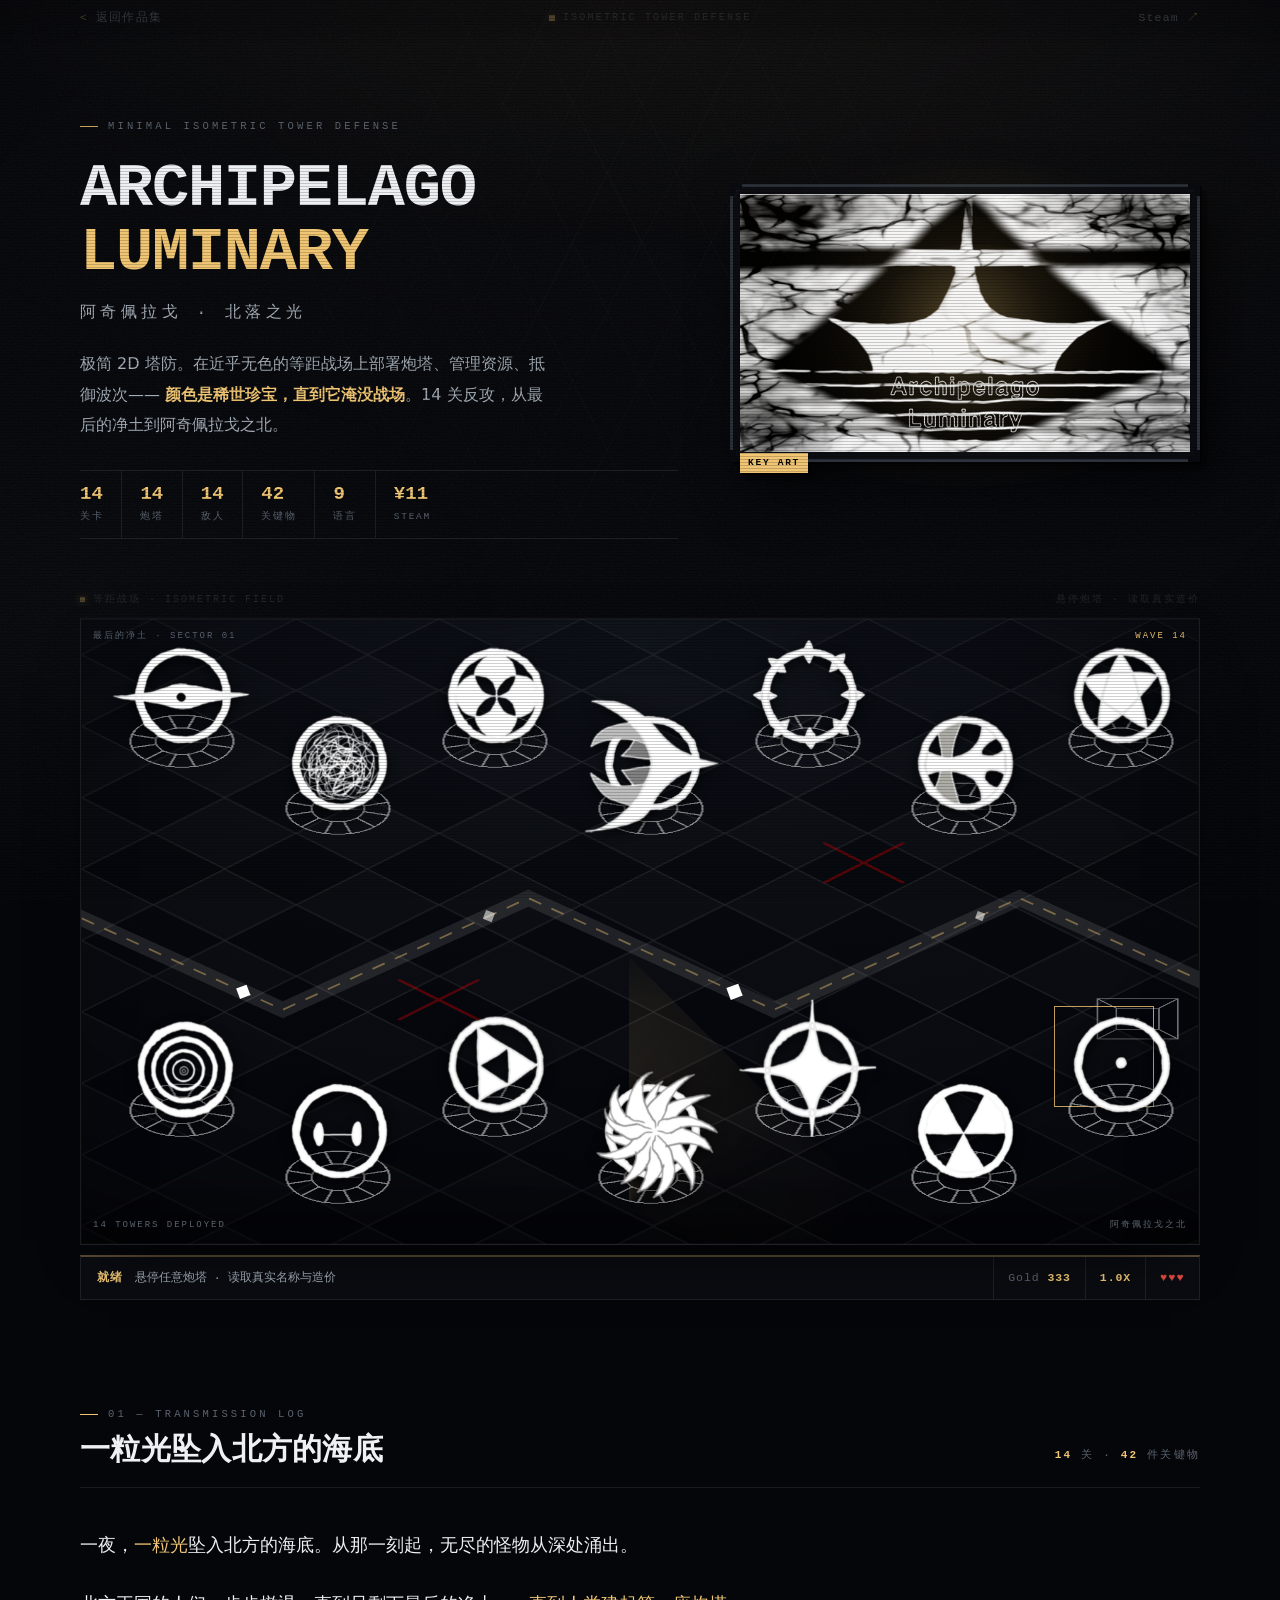
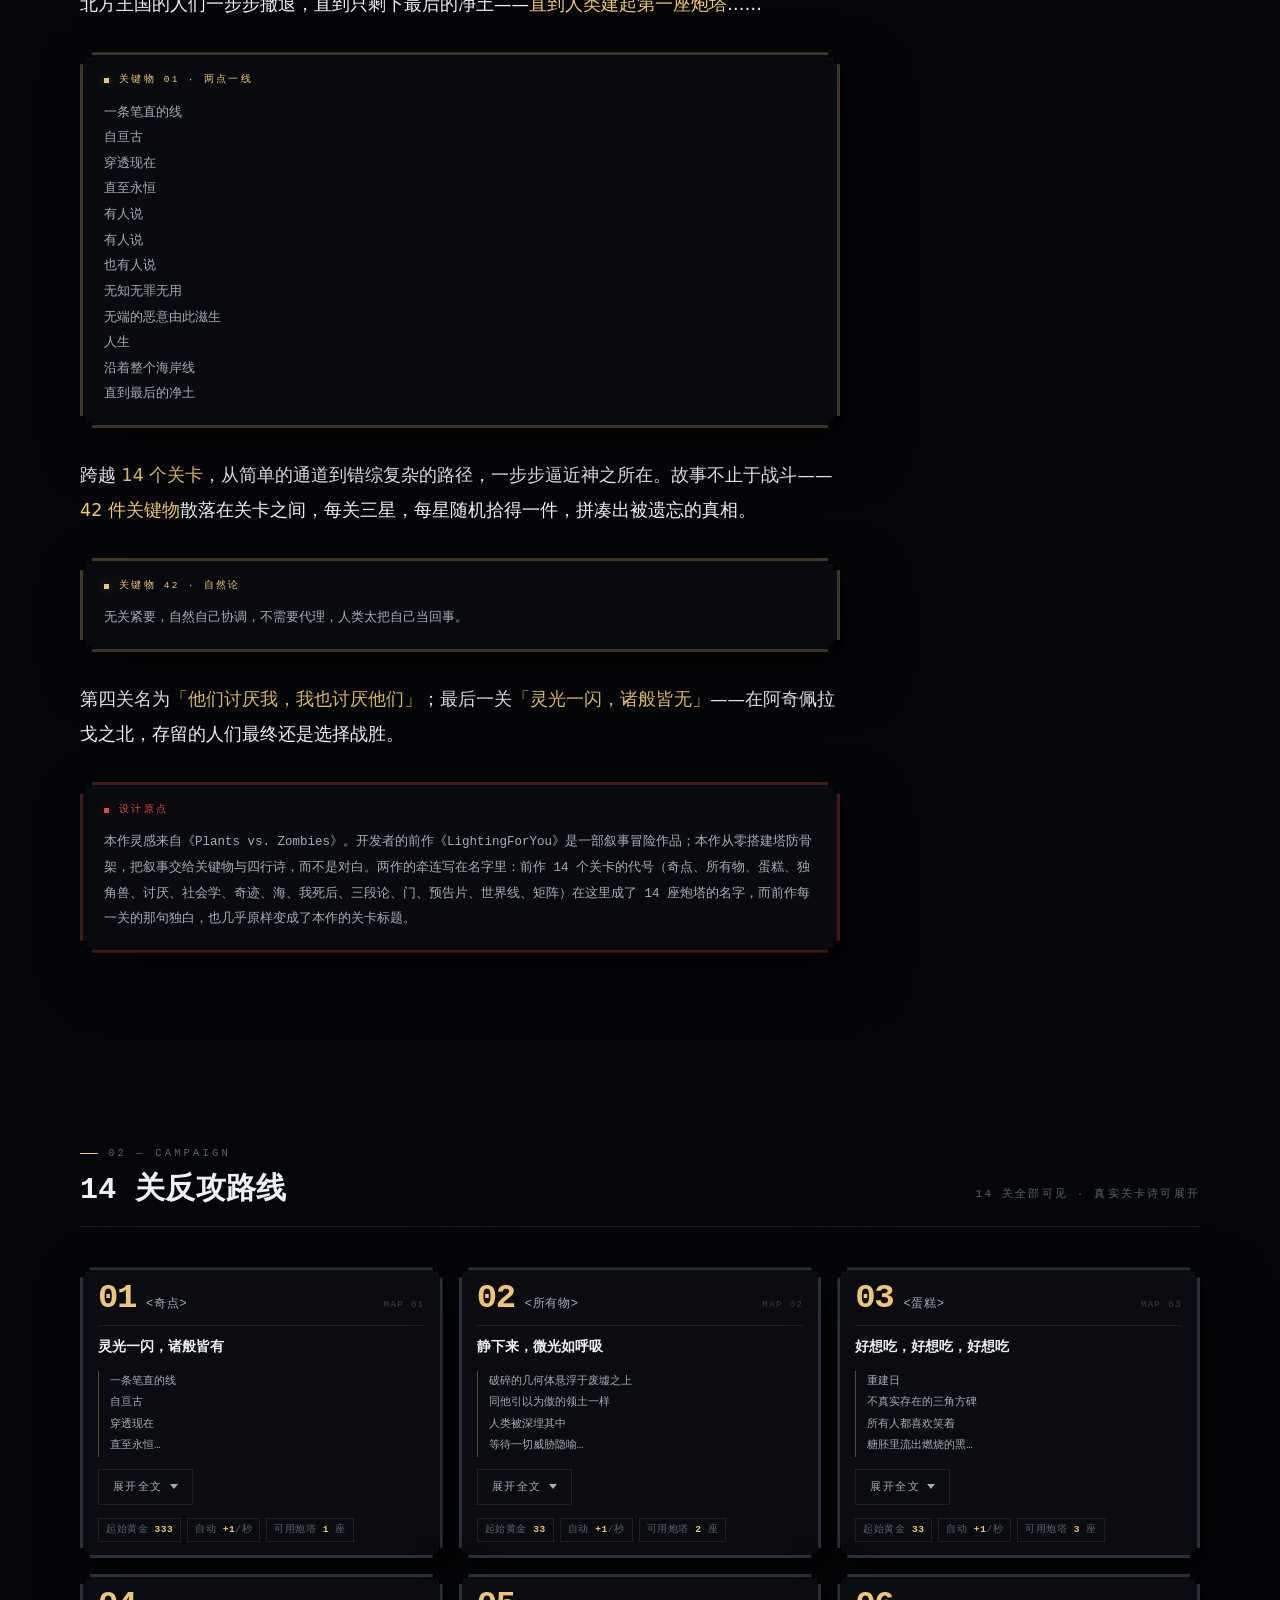
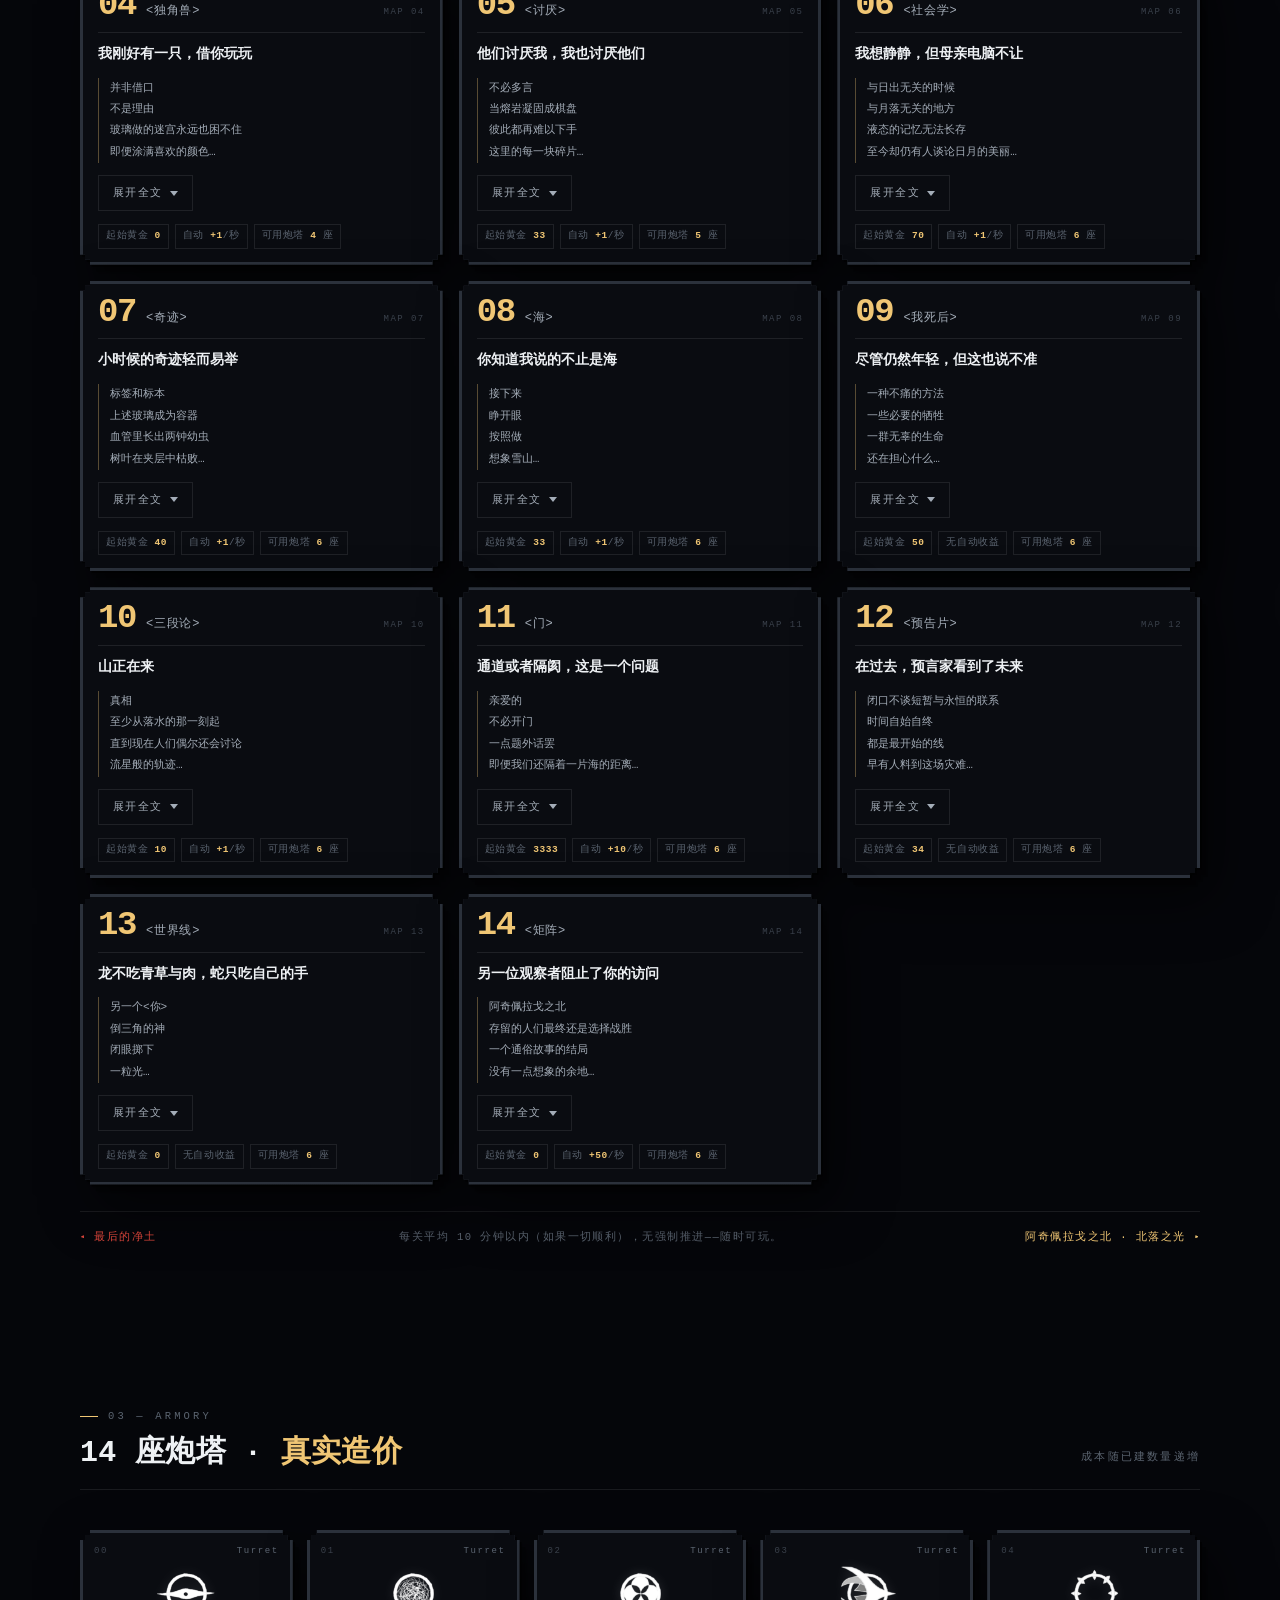
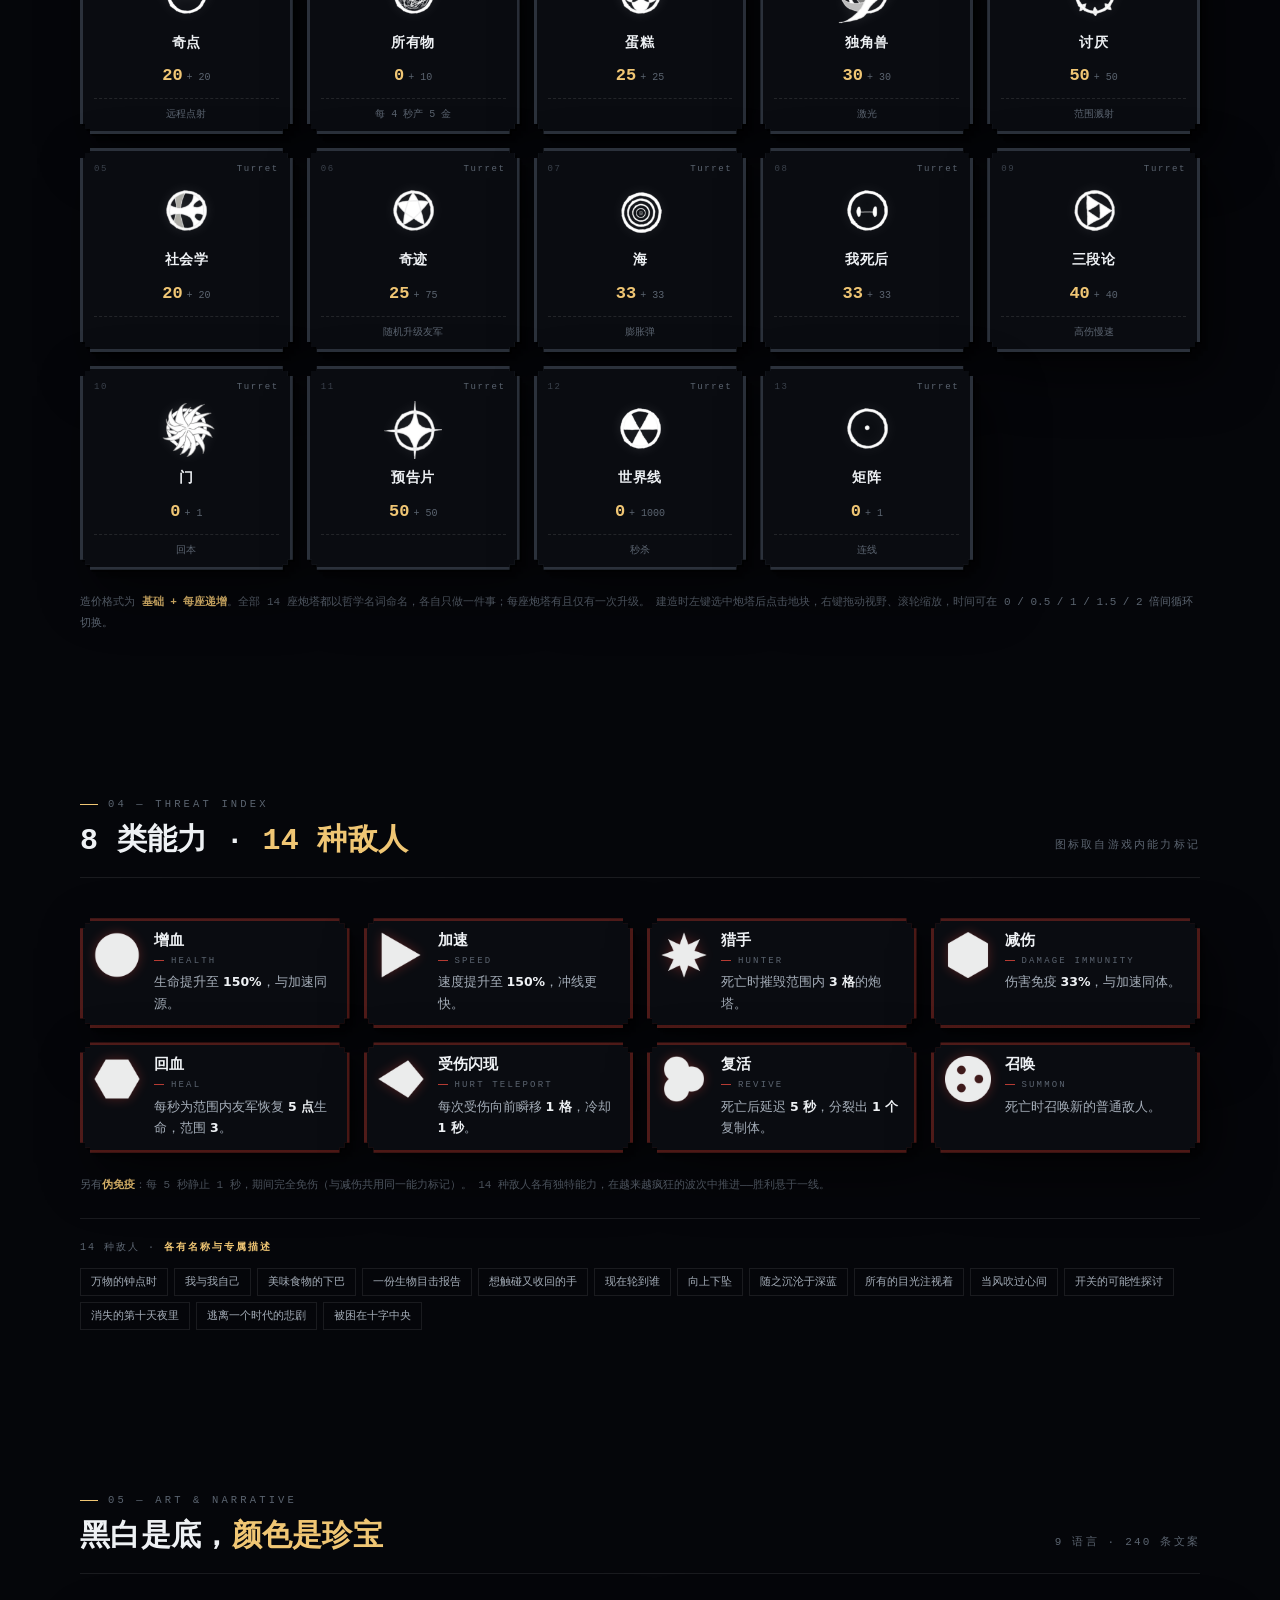
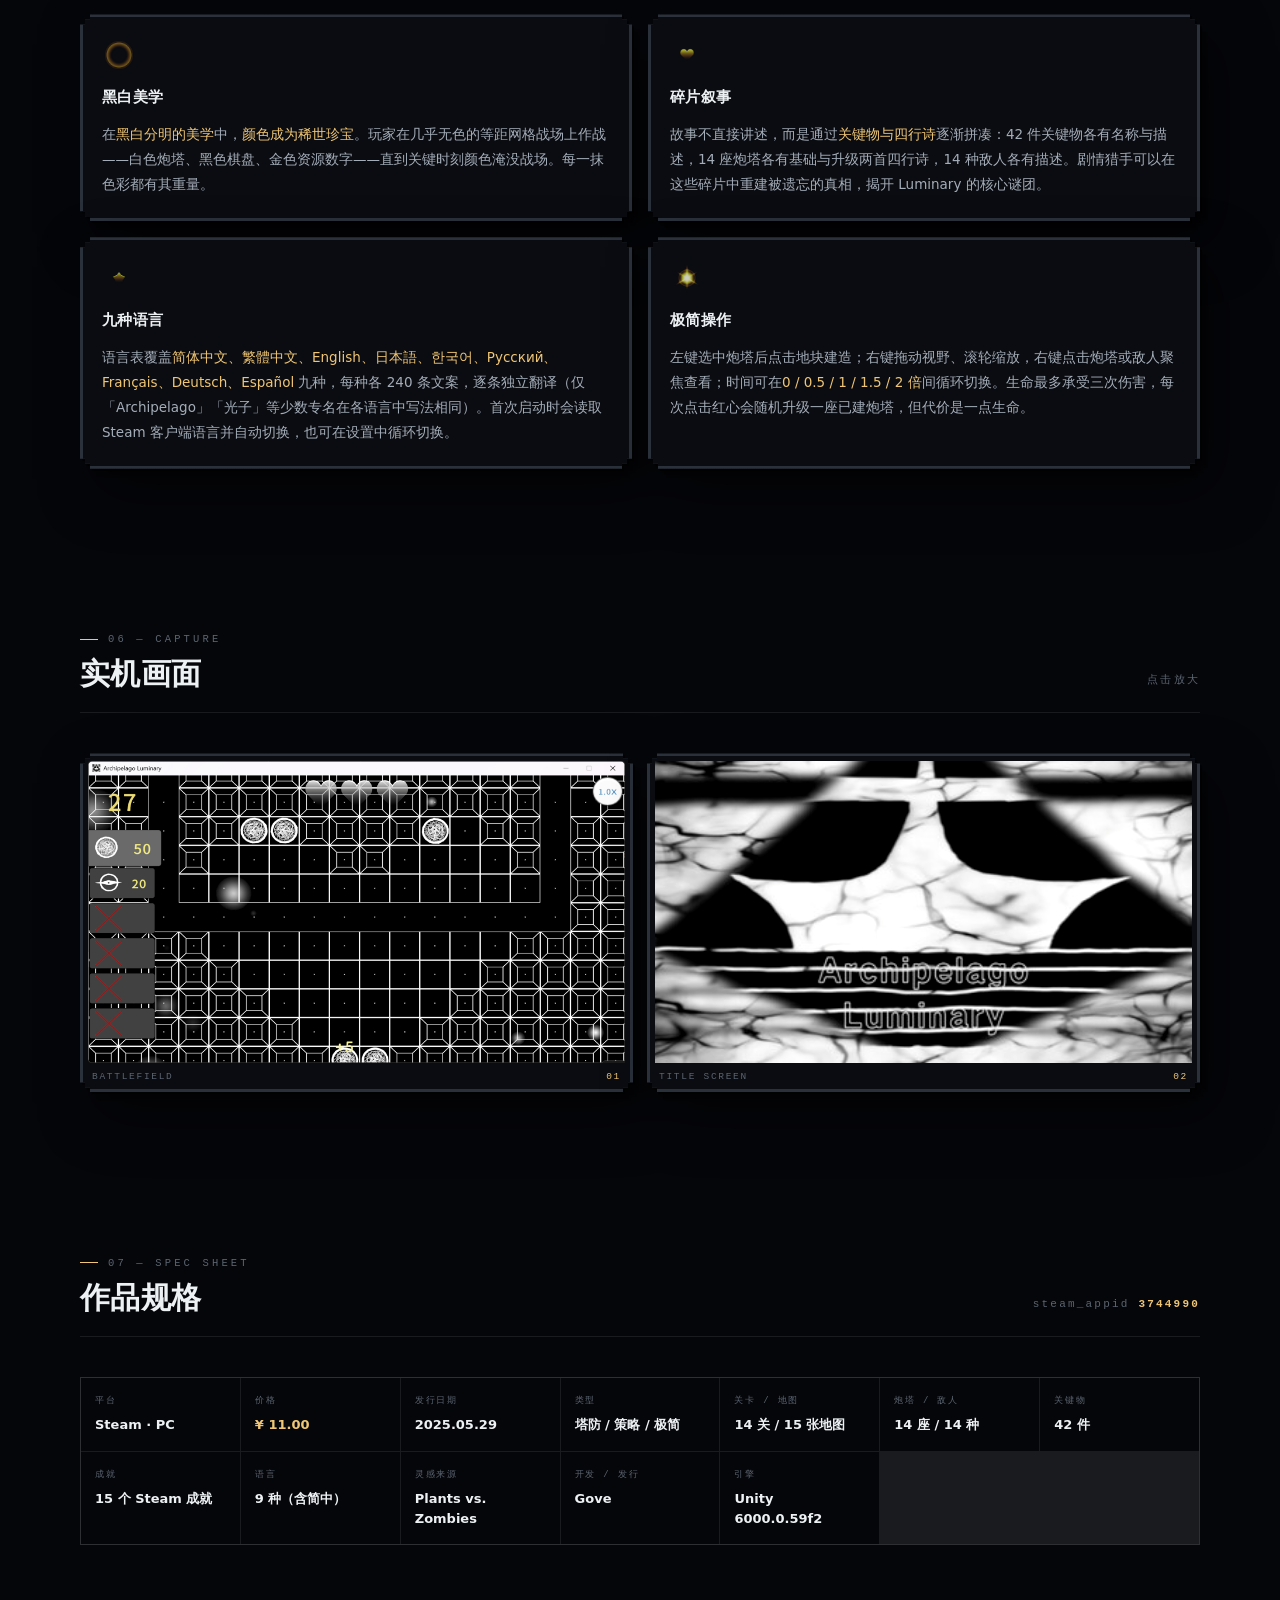
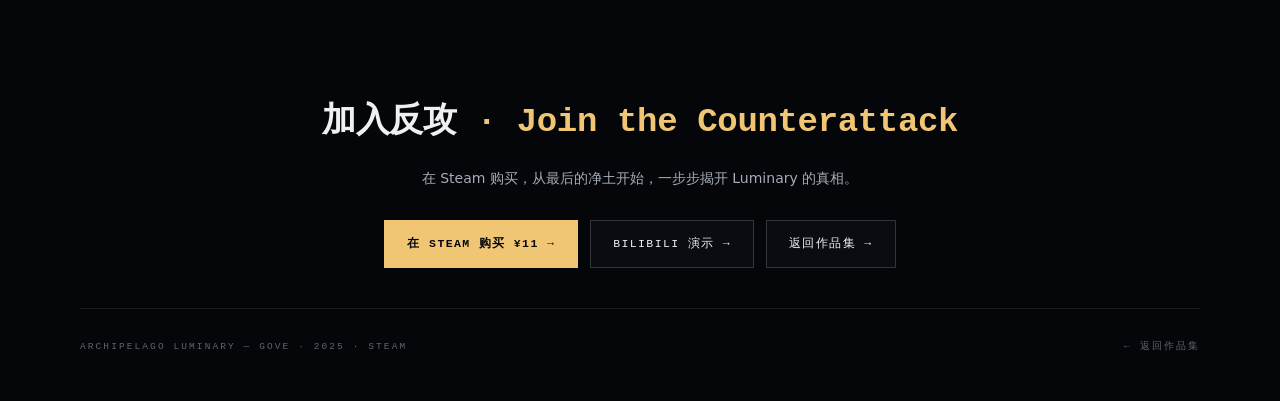
<file: games/archipelago-luminary/index.html>
<!DOCTYPE html>
<html lang="zh-CN">
<head>
  <meta charset="UTF-8" />
  <meta name="viewport" content="width=device-width, initial-scale=1.0" />
  <title>Archipelago Luminary · 阿奇佩拉戈：北落之光 | Gove</title>
  <meta name="description" content="Archipelago Luminary：极简 2D 塔防。黑白战场上颜色是稀世珍宝。14 关反攻、14 座炮塔、14 种敌人、42 件关键物，从最后的净土到阿奇佩拉戈之北。Steam ¥11。" />
  <style>
    /* ==========================================================
       01 · 设计令牌
       ========================================================== */
    :root {
      --bg: #05060a;
      --bg-2: #080a0f;
      --panel: #0a0c11;
      --panel-2: #0d1016;
      --ink: #eef1f4;
      --ink-2: #a4adb8;
      --ink-3: #5b6470;
      --ink-4: #3a414b;
      --gold: #f0c674;
      --gold-2: #f8dfab;
      --gold-a: rgba(240, 198, 116, .34);
      --gold-b: rgba(240, 198, 116, .12);
      --gold-c: rgba(240, 198, 116, .05);
      --red: #e2483d;
      --red-a: rgba(226, 72, 61, .34);
      --red-b: rgba(226, 72, 61, .10);
      --line: rgba(255, 255, 255, .085);
      --line-2: rgba(255, 255, 255, .17);
      --mono: ui-monospace, "Cascadia Mono", "SF Mono", Menlo, Consolas, "Liberation Mono", monospace;
      --sans: ui-sans-serif, system-ui, -apple-system, "Segoe UI", "Microsoft YaHei", sans-serif;
      --wrap: 1120px;

      /* ---- 时代令牌：mode = mono（黑白棋盘 · 金极稀缺）---- */
      --paper: #05060a;      /* 底材：黑白棋盘的"黑" */
      --body-c: var(--ink-2);
      --accent: var(--gold);
      --accent-2: var(--red);
      --edge: var(--line);
      --mode: mono;

      /* 缓动词汇（替代单调 ease-out）：
         --ease-stage 两端收敛；--ease-overshoot 过冲回落 */
      --ease-stage: cubic-bezier(.62, .03, .28, 1);
      --ease-overshoot: cubic-bezier(.34, 1.56, .64, 1);
      --ease-settle: cubic-bezier(.16, .84, .24, 1);
      --dur-stage: .62s;
      --dur-quick: .22s;

      /* 纹理强度：mono 页要求"只加纹理、不发灰"，故极低 */
      --grain: .035;
    }

    /* ==========================================================
       02 · 基础重置
       ========================================================== */
    * { box-sizing: border-box; }
    html { scroll-behavior: smooth; -webkit-text-size-adjust: 100%; }

    body {
      margin: 0;
      min-height: 100vh;
      /* 底材：纯黑。氛围辉光改由 body::after 的 position:fixed 层承担
         （原先这里用 background-attachment:fixed，移动端滚动会掉帧，
         按 视口锚定 改为 fixed 伪元素） */
      background: var(--bg);
      color: var(--ink);
      font-family: var(--sans);
      line-height: 1.72;
      overflow-x: hidden;
      -webkit-font-smoothing: antialiased;
    }

    /* 裂纹石纹 + 细噪点：静止层，无动画 */
    body::before {
      content: "";
      position: fixed;
      inset: 0;
      z-index: 0;
      pointer-events: none;
      opacity: .12;
      background-image:
        url("data:image/svg+xml,%3Csvg xmlns='http://www.w3.org/2000/svg' width='160' height='160'%3E%3Cfilter id='g'%3E%3CfeTurbulence type='fractalNoise' baseFrequency='0.9' numOctaves='3' stitchTiles='stitch'/%3E%3CfeColorMatrix type='saturate' values='0'/%3E%3C/filter%3E%3Crect width='160' height='160' filter='url(%23g)' opacity='0.5'/%3E%3C/svg%3E"),
        repeating-linear-gradient(112deg, rgba(255, 255, 255, .016) 0 1px, transparent 1px 132px),
        repeating-linear-gradient(23deg, rgba(255, 255, 255, .011) 0 1px, transparent 1px 208px);
      background-size: 160px 160px, auto, auto;
      background-repeat: repeat, repeat, repeat;
    }

    /* 四角压暗，收拢视线 + 氛围辉光（position:fixed，不用 background-attachment:fixed）
       辉光透明度刻意压得很低：mono 页底色须保持约 95% 黑，颜色是稀世珍宝。 */
    body::after {
      content: "";
      position: fixed;
      inset: 0;
      z-index: 0;
      pointer-events: none;
      background:
        radial-gradient(138% 112% at 50% 38%, transparent 40%, rgba(0, 0, 0, .62) 100%),
        radial-gradient(1180px 620px at 50% -14%, rgba(240, 198, 116, .050), transparent 62%),
        radial-gradient(860px 520px at 88% 22%, rgba(240, 198, 116, .020), transparent 58%),
        radial-gradient(720px 480px at 8% 68%, rgba(214, 224, 236, .016), transparent 62%),
        radial-gradient(900px 560px at 50% 104%, rgba(255, 255, 255, .012), transparent 60%);
    }

    a { color: inherit; text-decoration: none; }
    img { display: block; max-width: 100%; height: auto; }
    button { font-family: inherit; color: inherit; }
    h1, h2, h3, h4, p, ul, ol, figure { margin: 0; }
    ul, ol { padding: 0; list-style: none; }

    ::selection { background: var(--gold); color: var(--bg); }

    .wrap {
      position: relative;
      z-index: 1;
      width: min(var(--wrap), calc(100% - 48px));
      margin: 0 auto;
    }

    .mono { font-family: var(--mono); font-variant-numeric: tabular-nums; }

    /* 无障碍跳转 */
    .skip {
      position: absolute;
      left: -9999px;
      top: 0;
      z-index: 300;
      background: var(--gold);
      color: var(--bg);
      padding: 10px 16px;
      font-family: var(--mono);
      font-size: 12px;
      font-weight: 700;
    }
    .skip:focus { left: 8px; top: 8px; }

    /* ==========================================================
       03 · CRT 扫描线 + 网格覆盖
       ========================================================== */
    .crt {
      position: fixed;
      inset: 0;
      z-index: 60;
      pointer-events: none;
      background:
        repeating-linear-gradient(180deg,
          rgba(0, 0, 0, .34) 0 1px,
          rgba(0, 0, 0, 0) 1px 3px),
        radial-gradient(130% 100% at 50% 0%, rgba(240, 198, 116, .045), transparent 58%);
      opacity: .55;
    }
    .crt::after {
      content: "";
      position: absolute;
      inset: 0;
      /* 与战场同构的 2:1 等距格律（±26.57°），而非正交方网格 */
      background:
        repeating-linear-gradient(63.4deg,
          rgba(255, 255, 255, .035) 0 1px, transparent 1px 62px),
        repeating-linear-gradient(116.6deg,
          rgba(255, 255, 255, .035) 0 1px, transparent 1px 62px);
      mask-image: radial-gradient(circle at 50% 28%, #000, transparent 76%);
      -webkit-mask-image: radial-gradient(circle at 50% 28%, #000, transparent 76%);
    }

    /* ==========================================================
       04 · .px 像素硬边框（阶梯切角 + 3px 边 + 硬投影）
       ========================================================== */
    .px {
      --px-c: 6px;
      --px-fill: var(--panel);
      --px-edge: #2b313b;
      position: relative;
      isolation: isolate;
      /* 分层投影：远/中/近三层叠加，取代单层 drop-shadow */
      filter:
        drop-shadow(2px 2px 0 rgba(0, 0, 0, .55))
        drop-shadow(6px 7px 0 rgba(0, 0, 0, .30))
        drop-shadow(14px 20px 26px rgba(0, 0, 0, .55));
    }
    .px::before {
      content: "";
      position: absolute;
      inset: 0;
      z-index: -1;
      border: 3px solid transparent;
      background:
        linear-gradient(var(--px-fill), var(--px-fill)) padding-box,
        linear-gradient(var(--px-edge), var(--px-edge)) border-box;
      clip-path: polygon(
        0 calc(2 * var(--px-c)),
        var(--px-c) calc(2 * var(--px-c)),
        var(--px-c) var(--px-c),
        calc(2 * var(--px-c)) var(--px-c),
        calc(2 * var(--px-c)) 0,
        calc(100% - 2 * var(--px-c)) 0,
        calc(100% - 2 * var(--px-c)) var(--px-c),
        calc(100% - var(--px-c)) var(--px-c),
        calc(100% - var(--px-c)) calc(2 * var(--px-c)),
        100% calc(2 * var(--px-c)),
        100% calc(100% - 2 * var(--px-c)),
        calc(100% - var(--px-c)) calc(100% - 2 * var(--px-c)),
        calc(100% - var(--px-c)) calc(100% - var(--px-c)),
        calc(100% - 2 * var(--px-c)) calc(100% - var(--px-c)),
        calc(100% - 2 * var(--px-c)) 100%,
        calc(2 * var(--px-c)) 100%,
        calc(2 * var(--px-c)) calc(100% - var(--px-c)),
        var(--px-c) calc(100% - var(--px-c)),
        var(--px-c) calc(100% - 2 * var(--px-c)),
        0 calc(100% - 2 * var(--px-c))
      );
    }
    .px--gold { --px-edge: var(--gold-a); --px-fill: #0b0d12; }
    .px--red { --px-edge: var(--red-a); }
    .px--flat {
      filter:
        drop-shadow(2px 2px 0 rgba(0, 0, 0, .50))
        drop-shadow(5px 6px 0 rgba(0, 0, 0, .26));
    }

    /* ==========================================================
       04b · 分层光晕（5 层同心椭圆）
       参考项目 drawInkWashBlob()：半径与 alpha 按 k=i/layers 递变，
       单层 radial-gradient 是廉价的，叠层才有"晕染"厚度。

       ★ 本页是全站最需要克制的一页 ★
       实测标定：近黑底 screen 叠加，.24~.46 会到亮部 8~13%。
       本页基线亮部已 4.78%，颜色是"稀世珍宝"，故整体再压一档：
       顶层仅 .16（低于标定表"低于 0.2 等于没画"的阈值是有意的——
       本页要的正是"几乎看不见但确实存在"的金尘感，而不是光晕块）。
       实测亮部增量必须 ≤1.5 个百分点，最终占比落在 2~5%。
       ========================================================== */
    .halo {
      position: absolute;
      pointer-events: none;
      z-index: 3;
      left: 50%;
      top: 50%;
      width: 118%;
      height: 118%;
      transform: translate(-50%, -50%);
      border-radius: 50%;
      mix-blend-mode: screen;
    }
    .halo i {
      position: absolute;
      inset: 0;
      display: block;
      border-radius: 50%;
      background: radial-gradient(circle at 50% 50%,
        color-mix(in srgb, var(--gold) 88%, transparent) 0%,
        color-mix(in srgb, var(--gold) 40%, transparent) 32%,
        color-mix(in srgb, var(--gold) 13%, transparent) 56%,
        transparent 74%);
    }
    /* 递变：越内层越小、越亮（k=i/layers）——但本页封顶在 .16 */
    .halo i:nth-child(1) { transform: scale(1.00) translate(0, 0);       opacity: .05; }
    .halo i:nth-child(2) { transform: scale(.87) translate(3%, -4%);     opacity: .07; }
    .halo i:nth-child(3) { transform: scale(.70) translate(-4%, 3%);     opacity: .09; }
    .halo i:nth-child(4) { transform: scale(.52) translate(3%, 4%);      opacity: .12; }
    .halo i:nth-child(5) { transform: scale(.34) translate(-3%, -3%);    opacity: .16; }
    /* 不支持 color-mix 的老浏览器兜底，至少不空转 */
    @supports not (background: color-mix(in srgb, red 50%, transparent)) {
      .halo { color: var(--gold); }
      .halo i { background: radial-gradient(circle at 50% 50%, currentColor 0%, transparent 72%); }
    }

    /* 视口锚定辉光由上方 body::after 统一承担（position:fixed 伪元素） */

    /* 分层描边说明：本页卡片用 .px 的 clip-path 阶梯边框，
       加 box-shadow 会被 clip-path 裁掉，因此分层描边是通过 .px 的
       三层 drop-shadow 实现的（见上方 .px），此处不再另设工具类。
       参考项目"画一笔飞白要拆 7 根鬃毛"：单层投影是廉价的。 */

    /* ==========================================================
       05 · 顶栏 HUD
       ========================================================== */
    .topbar {
      position: sticky;
      top: 0;
      z-index: 40;
      padding: 14px 0;
      background: linear-gradient(180deg, rgba(5, 6, 10, .97) 62%, rgba(5, 6, 10, 0));
      font-family: var(--mono);
      font-size: 11.5px;
      letter-spacing: .1em;
    }
    .topbar .wrap {
      display: flex;
      align-items: center;
      justify-content: space-between;
      gap: 16px;
    }
    .topbar a {
      color: var(--ink-2);
      transition: color .22s ease;
      white-space: nowrap;
    }
    .topbar a:hover,
    .topbar a:focus-visible { color: var(--gold); outline: none; }
    .topbar .back::before { content: "< "; color: var(--gold); }
    .topbar .tag {
      color: var(--ink-3);
      font-size: 10px;
      letter-spacing: .22em;
      text-transform: uppercase;
      display: inline-flex;
      align-items: center;
      gap: 8px;
    }
    .topbar .tag::before {
      content: "";
      width: 6px;
      height: 6px;
      background: var(--gold);
      box-shadow: 0 0 8px var(--gold-a);
    }
    .topbar .steam::after { content: " ↗"; color: var(--gold); }

    /* ==========================================================
       05b · 影院外壳：静置 2 秒后 chrome 退场
       参考项目 player.js 的 bumpActivity()：鼠标一动就移除 is-idle，
       静置后加回，把画面让给内容本身。
       只在能跑 JS 时加类（html.chrome-idle），无 JS 时 chrome 常显。
       ========================================================== */
    .topbar,
    .stage-bar,
    .stage-hint {
      transition:
        opacity var(--dur-stage) var(--ease-stage),
        transform var(--dur-stage) var(--ease-stage);
    }
    html.chrome-idle .topbar {
      opacity: .26;
      transform: translateY(-6px);
    }
    html.chrome-idle .stage-bar,
    html.chrome-idle .stage-hint {
      opacity: .30;
    }
    /* 一旦用户把指针移回或键盘聚焦，立刻完全恢复 */
    html.chrome-idle .topbar:hover,
    html.chrome-idle .topbar:focus-within,
    html.chrome-idle .stage-bar:hover,
    html.chrome-idle .stage-bar:focus-within,
    html.chrome-idle .stage-hint:hover {
      opacity: 1;
      transform: none;
    }

    /* ==========================================================
       06 · 通用排版
       ========================================================== */
    .kicker {
      font-family: var(--mono);
      font-size: 10.5px;
      letter-spacing: .3em;
      text-transform: uppercase;
      color: var(--ink-3);
      display: inline-flex;
      align-items: center;
      gap: 10px;
    }
    .kicker::before {
      content: "";
      width: 18px;
      height: 1px;
      background: var(--gold);
    }

    .sec { padding: 76px 0; position: relative; }
    .sec-head {
      display: flex;
      align-items: flex-end;
      justify-content: space-between;
      gap: 24px;
      padding-bottom: 18px;
      margin-bottom: 40px;
      border-bottom: 1px solid var(--line);
    }
    .sec-head h2 {
      font-family: var(--mono);
      font-size: clamp(20px, 3.2vw, 30px);
      font-weight: 700;
      letter-spacing: .01em;
      line-height: 1.2;
      margin-top: 10px;
    }
    .sec-head h2 em { font-style: normal; color: var(--gold); }
    .sec-idx {
      font-family: var(--mono);
      font-size: 11px;
      letter-spacing: .2em;
      color: var(--ink-3);
      white-space: nowrap;
      padding-bottom: 4px;
    }
    .sec-idx b { color: var(--gold); font-weight: 700; }

    /* ==========================================================
       07 · 滚动浮现（逐格推进 · 强拍/弱拍分级）
       参考项目 getBeatState()：进入视口是"强拍"（动作大），
       滚动过程是"弱拍"（动作微）。此处用两档：
         .rv            弱拍——纯淡入 + 小幅上移
         .rv.beat-strong 强拍——关卡卡等"格"，带过冲回落
       ========================================================== */
    .rv {
      opacity: 0;
      transform: translateY(14px);
      transition:
        opacity .5s var(--ease-stage),
        transform .5s var(--ease-stage);
    }
    .rv.in { opacity: 1; transform: none; }

    /* 强拍：过冲回落，动作大但落点稳 */
    .rv.beat-strong {
      transform: translateY(26px) scale(.985);
      transition:
        opacity .68s var(--ease-stage),
        transform .78s var(--ease-overshoot);
    }
    .rv.beat-strong.in { opacity: 1; transform: none; }

    /* 弱拍错峰：同一容器内的"格"依次推进，强化逐格感 */
    .lv.rv.beat-strong:nth-child(4n+1) { transition-delay: .00s; }
    .lv.rv.beat-strong:nth-child(4n+2) { transition-delay: .07s; }
    .lv.rv.beat-strong:nth-child(4n+3) { transition-delay: .14s; }
    .lv.rv.beat-strong:nth-child(4n+4) { transition-delay: .21s; }

    /* ==========================================================
       08 · Hero
       ========================================================== */
    .hero { padding: 34px 0 20px; }

    .hero-grid {
      display: grid;
      grid-template-columns: minmax(0, 1.12fr) minmax(0, .88fr);
      gap: 52px;
      align-items: center;
      padding: 26px 0 44px;
    }

    .hero-copy .kicker { margin-bottom: 22px; }

    .hero h1 {
      font-family: var(--mono);
      font-size: clamp(30px, 5.4vw, 62px);
      font-weight: 700;
      line-height: 1.02;
      letter-spacing: -.02em;
      text-transform: uppercase;
    }
    .hero h1 span { color: var(--gold); }
    .hero .cn {
      margin-top: 16px;
      font-family: var(--mono);
      font-size: clamp(13px, 1.9vw, 16px);
      letter-spacing: .28em;
      color: var(--ink-2);
    }
    .hero .lede {
      margin-top: 22px;
      max-width: 46ch;
      font-size: clamp(14px, 1.7vw, 16px);
      line-height: 1.9;
      color: var(--ink-2);
    }
    .hero .lede b { color: var(--gold); font-weight: 600; }

    /* 封面画框 */
    .keyart { position: relative; padding: 10px; background: var(--bg-2); }
    /* 光晕要抬到封面之上，否则被不透明 img 完全盖住，screen 叠加贡献为 0 */
    .keyart img { position: relative; z-index: 2; }
    .keyart img {
      width: 100%;
      aspect-ratio: 616 / 353;
      object-fit: cover;
      filter: grayscale(1) contrast(1.12) brightness(.96);
    }
    .keyart .ka-tag {
      position: absolute;
      left: 10px;
      bottom: -11px;
      padding: 2px 8px;
      background: var(--gold);
      color: var(--bg);
      font-family: var(--mono);
      font-size: 9.5px;
      font-weight: 700;
      letter-spacing: .18em;
      text-transform: uppercase;
    }

    /* 统计条 */
    .stats {
      display: flex;
      flex-wrap: wrap;
      margin-top: 30px;
      border-top: 1px solid var(--line);
      border-bottom: 1px solid var(--line);
    }
    .stats .st {
      padding: 12px 18px 12px 0;
      margin-right: 18px;
      border-right: 1px solid var(--line);
      font-family: var(--mono);
    }
    .stats .st:last-child { border-right: 0; margin-right: 0; padding-right: 0; }
    .stats .st b {
      display: block;
      font-size: 19px;
      font-weight: 700;
      color: var(--gold);
      line-height: 1.2;
    }
    .stats .st span {
      display: block;
      font-size: 9.5px;
      letter-spacing: .18em;
      text-transform: uppercase;
      color: var(--ink-3);
      margin-top: 3px;
    }

    /* ==========================================================
       09 · 战场舞台（外框 + HUD 条）
       ========================================================== */
    .stage { margin-top: 8px; }
    .stage-hint {
      display: none;
      margin-top: 8px;
      font-family: var(--mono);
      font-size: 9.5px;
      letter-spacing: .2em;
      text-transform: uppercase;
      color: var(--ink-3);
      text-align: center;
    }

    .stage-bar {
      display: flex;
      align-items: center;
      justify-content: space-between;
      gap: 16px;
      padding: 0 0 10px;
      font-family: var(--mono);
      font-size: 10px;
      letter-spacing: .2em;
      text-transform: uppercase;
      color: var(--ink-3);
    }
    .stage-bar .lbl { display: inline-flex; align-items: center; gap: 8px; }
    .stage-bar .lbl::before {
      content: "";
      width: 5px;
      height: 5px;
      background: var(--gold);
      box-shadow: 0 0 8px var(--gold);
    }

    .hud {
      display: flex;
      align-items: stretch;
      justify-content: space-between;
      margin-top: 10px;
      background: var(--panel);
      border: 1px solid var(--line);
      border-top: 2px solid var(--gold-a);
      font-family: var(--mono);
      font-size: 11.5px;
      overflow: hidden;
    }
    .hud-read {
      display: flex;
      align-items: baseline;
      gap: 12px;
      padding: 11px 16px;
      min-width: 0;
      flex: 1 1 auto;
      color: var(--ink-2);
      white-space: nowrap;
      overflow: hidden;
      text-overflow: ellipsis;
    }
    .hud-read .hr-name { color: var(--gold); font-weight: 700; letter-spacing: .08em; }
    .hud-read .hr-cost { color: var(--ink-2); }
    .hud-read .hr-role { color: var(--ink-3); }
    .hud-stats {
      display: flex;
      align-items: center;
      flex: 0 0 auto;
      border-left: 1px solid var(--line);
    }
    .hud-stats span {
      padding: 11px 14px;
      border-right: 1px solid var(--line);
      color: var(--ink-3);
      letter-spacing: .08em;
      white-space: nowrap;
    }
    .hud-stats span:last-child { border-right: 0; }
    .hud-stats b { color: var(--gold); font-weight: 700; }
    .hud-stats .hearts { color: var(--red); letter-spacing: .12em; }

    /* ==========================================================
       10 · 等距战场
       ========================================================== */
    .board {
      position: relative;
      width: 100%;
      aspect-ratio: 1000 / 560;
      overflow: hidden;
      background:
        radial-gradient(115% 88% at 50% 4%, #0c1017 0%, #06080d 52%, #04050a 100%);
      border: 1px solid var(--line);
      box-shadow:
        inset 0 0 0 1px rgba(255, 255, 255, .02),
        inset 0 -60px 90px -50px rgba(0, 0, 0, .9),
        0 24px 60px -30px rgba(0, 0, 0, .9);
      isolation: isolate;
    }

    /* 等距网格（SVG pattern，随画布缩放） */
    .board-grid {
      position: absolute;
      inset: 0;
      width: 100%;
      height: 100%;
      mask-image: radial-gradient(118% 96% at 50% 46%, #000 34%, transparent 88%);
      -webkit-mask-image: radial-gradient(118% 96% at 50% 46%, #000 34%, transparent 88%);
      animation: gridBreathe 9s ease-in-out infinite;
    }
    @keyframes gridBreathe {
      0%, 100% { opacity: .82; }
      50% { opacity: 1; }
    }

    /* 行进路线 */
    .board-route {
      position: absolute;
      inset: 0;
      width: 100%;
      height: 100%;
      overflow: visible;
    }
    .route-base {
      fill: none;
      stroke: rgba(255, 255, 255, .10);
      stroke-width: 14;
      stroke-linecap: square;
    }
    .route-line {
      fill: none;
      stroke: rgba(240, 198, 116, .42);
      stroke-width: 1.6;
      stroke-dasharray: 12 10;
      animation: dashRun 2.6s linear infinite;
    }
    @keyframes dashRun { to { stroke-dashoffset: -44; } }

    /* 敌人 */
    .enemy { fill: #fff; }
    .enemy--gold { fill: var(--gold); }
    .enemy--dim { fill: rgba(255, 255, 255, .55); }

    /* 炮塔：真实精灵 + 真实地块 */
    .tw {
      position: absolute;
      left: var(--x);
      top: var(--y);
      width: 9.4%;
      aspect-ratio: 2 / 1;
      transform: translate(-50%, -50%);
      background: none;
      border: 0;
      padding: 0;
      cursor: pointer;
      z-index: 3;
      transition: z-index 0s;
    }
    .tw:focus-visible { outline: none; }

    /* 地块：tiles.webp 的 Point 单元格（2×3 精灵表） */
    .tw-plat {
      position: absolute;
      inset: 0;
      background-image: url(assets/tiles.webp);
      background-size: 200% 300%;
      background-position: 100% 0;
      opacity: .5;
      transition: opacity .3s ease, transform .3s ease;
    }
    .tw-spr {
      position: absolute;
      left: 50%;
      bottom: 0;
      width: 130%;
      aspect-ratio: 1;
      transform: translateX(-50%);
      background-image: var(--spr);
      background-size: contain;
      background-position: center;
      background-repeat: no-repeat;
      filter: drop-shadow(0 4px 6px rgba(0, 0, 0, .85));
      transition: transform .3s cubic-bezier(.2, .8, .3, 1), filter .3s ease;
      pointer-events: none;
    }
    /* 瞄准扫描线 */
    .tw-aim {
      position: absolute;
      left: 50%;
      top: 50%;
      width: 26%;
      height: 1px;
      background: linear-gradient(90deg, rgba(255, 255, 255, .75), rgba(255, 255, 255, 0));
      transform-origin: 0 50%;
      animation: aimScan var(--aim, 4s) ease-in-out infinite;
      animation-delay: var(--aimd, 0s);
      pointer-events: none;
    }
    @keyframes aimScan {
      0%, 100% { transform: rotate(-38deg); opacity: .25; }
      50% { transform: rotate(38deg); opacity: .8; }
    }

    .tw:hover, .tw:focus-visible { z-index: 6; }
    .tw:hover .tw-plat,
    .tw:focus-visible .tw-plat { opacity: .95; transform: scale(1.06); }
    .tw:hover .tw-spr,
    .tw:focus-visible .tw-spr {
      transform: translateX(-50%) translateY(-6%) scale(1.07);
      filter:
        drop-shadow(0 6px 10px rgba(0, 0, 0, .9))
        drop-shadow(0 0 10px rgba(240, 198, 116, .75));
    }
    .tw:focus-visible .tw-plat {
      outline: 1px solid var(--gold);
      outline-offset: 2px;
    }

    /* 点缀地块：Ban（禁建）/ Wall（最后的净土） */
    .tile-mark {
      position: absolute;
      left: var(--x);
      top: var(--y);
      width: 7.4%;
      aspect-ratio: 2 / 1;
      transform: translate(-50%, -50%);
      background-image: url(assets/tiles.webp);
      background-size: 200% 300%;
      opacity: .3;
      pointer-events: none;
    }
    .tile-mark--ban { background-position: 100% 50%; }
    .tile-mark--wall { background-position: 0 100%; opacity: .42; }

    /* 雷达扫描 */
    .board-radar {
      position: absolute;
      left: 27%;
      top: 54%;
      width: 44%;
      aspect-ratio: 1;
      background: conic-gradient(from 0deg,
        rgba(240, 198, 116, .22),
        rgba(240, 198, 116, .04) 22%,
        rgba(240, 198, 116, 0) 46%);
      clip-path: polygon(50% 0, 100% 50%, 50% 100%, 0 50%);
      mask-image: radial-gradient(circle, #000 0%, rgba(0, 0, 0, .55) 58%, transparent 76%);
      -webkit-mask-image: radial-gradient(circle, #000 0%, rgba(0, 0, 0, .55) 58%, transparent 76%);
      animation: radarSweep 11s linear infinite;
      opacity: .6;
      pointer-events: none;
      z-index: 1;
    }
    @keyframes radarSweep {
      from { transform: translate(-50%, -50%) rotate(0deg); }
      to { transform: translate(-50%, -50%) rotate(360deg); }
    }

    /* 波次脉冲 */
    .board-wave {
      position: absolute;
      right: 4%;
      top: 62%;
      width: 9%;
      aspect-ratio: 1;
      border: 1px solid rgba(240, 198, 116, .55);
      animation: wavePulse 4.6s ease-out infinite;
      pointer-events: none;
      z-index: 2;
    }
    .board-wave:nth-of-type(2) { animation-delay: 2.3s; }
    @keyframes wavePulse {
      0% { transform: rotate(45deg) scale(.18); opacity: 0; }
      14% { opacity: .85; }
      100% { transform: rotate(45deg) scale(4.2); opacity: 0; }
    }

    /* 金色火花（star_09 / spark_07） */
    .spark {
      position: absolute;
      left: var(--x);
      top: var(--y);
      width: var(--w, 2.6%);
      aspect-ratio: 1;
      background-image: url(assets/star_09.webp);
      background-size: contain;
      background-position: center;
      background-repeat: no-repeat;
      filter: sepia(1) saturate(4.5) hue-rotate(-14deg) brightness(1.25)
              drop-shadow(0 0 8px rgba(240, 198, 116, .85));
      opacity: 0;
      animation: twinkle var(--t, 4.4s) ease-in-out infinite;
      animation-delay: var(--td, 0s);
      pointer-events: none;
      z-index: 5;
    }
    .spark--streak {
      width: var(--w, 5.5%);
      aspect-ratio: 192 / 38;
      background-image: url(assets/spark_07.webp);
      animation-name: streak;
    }
    @keyframes twinkle {
      0%, 100% { opacity: 0; transform: scale(.5) rotate(0deg); }
      35% { opacity: 1; transform: scale(1.15) rotate(12deg); }
      62% { opacity: .65; transform: scale(.95) rotate(-6deg); }
    }
    @keyframes streak {
      0%, 100% { opacity: 0; transform: translateX(-14%) scaleX(.6); }
      45% { opacity: .9; transform: translateX(0) scaleX(1); }
    }

    /* 战场角标 */
    .board-cap {
      position: absolute;
      font-family: var(--mono);
      font-size: 9px;
      letter-spacing: .22em;
      text-transform: uppercase;
      color: var(--ink-3);
      pointer-events: none;
      z-index: 7;
    }
    .board-cap--tl { left: 12px; top: 10px; }
    .board-cap--tr { right: 12px; top: 10px; color: var(--gold); }
    .board-cap--bl { left: 12px; bottom: 10px; }
    .board-cap--br { right: 12px; bottom: 10px; }

    /* ==========================================================
       11 · 故事 / 传输日志
       ========================================================== */
    .log { max-width: 760px; }
    .log p {
      font-size: clamp(15px, 1.9vw, 17.5px);
      line-height: 2;
      color: var(--ink);
      margin-bottom: 24px;
    }
    .log p .gold { color: var(--gold); }
    .log p .red { color: var(--red); }

    .frag {
      margin: 30px 0;
      padding: 20px 24px;
      --px-fill: #080a0f;
      --px-edge: rgba(240, 198, 116, .26);
    }
    .frag .frag-lbl {
      display: flex;
      align-items: center;
      gap: 10px;
      font-family: var(--mono);
      font-size: 9.5px;
      letter-spacing: .24em;
      text-transform: uppercase;
      color: var(--gold);
      margin-bottom: 12px;
    }
    .frag .frag-lbl::before {
      content: "";
      width: 5px;
      height: 5px;
      background: var(--gold);
      box-shadow: 0 0 8px var(--gold-a);
    }
    .frag .frag-body {
      font-family: var(--mono);
      font-size: 12.5px;
      line-height: 2.05;
      color: var(--ink-2);
      white-space: pre-line;
    }
    .frag--red { --px-edge: rgba(226, 72, 61, .3); }
    .frag--red .frag-lbl { color: var(--red); }
    .frag--red .frag-lbl::before { background: var(--red); box-shadow: 0 0 8px var(--red-a); }

    /* ==========================================================
       12 · 战役 · 14 关常驻卡片（全部可见，无折叠）
       ========================================================== */
    .levels {
      display: grid;
      grid-template-columns: repeat(auto-fill, minmax(318px, 1fr));
      gap: 16px;
      align-items: start;
    }
    .lv {
      --px-c: 5px;
      padding: 16px 18px;
      transition: transform var(--dur-quick) var(--ease-overshoot);
    }
    .lv:hover { transform: translateY(-3px); }

    .lv-head {
      display: flex;
      align-items: baseline;
      gap: 10px;
      padding-bottom: 10px;
      margin-bottom: 12px;
      border-bottom: 1px solid var(--line);
    }
    .lv-no {
      font-family: var(--mono);
      font-size: 34px;
      font-weight: 700;
      line-height: .9;
      letter-spacing: -.04em;
      color: var(--gold);
      flex: 0 0 auto;
    }
    .lv-code {
      font-family: var(--mono);
      font-size: 12px;
      letter-spacing: .06em;
      color: var(--ink-2);
      white-space: nowrap;
      overflow: hidden;
      text-overflow: ellipsis;
    }
    .lv-tag {
      margin-left: auto;
      font-family: var(--mono);
      font-size: 9px;
      letter-spacing: .16em;
      text-transform: uppercase;
      color: var(--ink-4);
      white-space: nowrap;
      flex: 0 0 auto;
    }
    .lv-title {
      font-family: var(--mono);
      font-size: 13.5px;
      font-weight: 700;
      line-height: 1.55;
      color: var(--ink);
      margin-bottom: 12px;
    }
    .lv .poem {
      font-family: var(--mono);
      font-size: 11px;
      line-height: 1.95;
      color: var(--ink-2);
      white-space: pre-line;
      padding-left: 11px;
      border-left: 1px solid var(--gold-a);
    }

    /* 关卡诗折叠：无 JS 时全文常显；JS 生效后收成 4 行 */
    .lv[data-clamp="on"]:not(.is-open) .poem {
      display: -webkit-box;
      -webkit-box-orient: vertical;
      -webkit-line-clamp: 4;
      line-clamp: 4;
      max-height: 7.8em; /* 4 行 × 1.95 行高，作为 line-clamp 的兜底 */
      overflow: hidden;
    }
    .lv-more {
      display: none;
      align-items: center;
      justify-content: center;
      gap: 7px;
      margin-top: 12px;
      /* 触摸目标：min-height 保证 ≥36px，移动端不至于点不中 */
      min-height: 36px;
      padding: 9px 14px;
      background: none;
      border: 1px solid var(--line);
      color: var(--ink-2);
      font-family: var(--mono);
      font-size: 10.5px;
      letter-spacing: .14em;
      cursor: pointer;
      transition: color .2s ease, border-color .2s ease;
    }
    .lv[data-clamp="on"] .lv-more { display: inline-flex; }
    .lv-more:hover { color: var(--gold); border-color: var(--gold); }
    .lv-more:focus-visible {
      outline: 2px solid var(--gold);
      outline-offset: 2px;
      color: var(--gold);
    }
    .lv-more-ico {
      width: 0;
      height: 0;
      border-left: 4px solid transparent;
      border-right: 4px solid transparent;
      border-top: 5px solid currentColor;
      transition: transform .2s ease;
    }
    .lv.is-open .lv-more-ico { transform: rotate(180deg); }
    .lv-meta {
      display: flex;
      flex-wrap: wrap;
      gap: 6px;
      margin-top: 13px;
      font-family: var(--mono);
      font-size: 9.5px;
    }
    .lv-meta span {
      border: 1px solid var(--line);
      padding: 3px 7px;
      color: var(--ink-3);
      letter-spacing: .06em;
    }
    .lv-meta span b { color: var(--gold); font-weight: 700; }

    .camp-foot {
      display: flex;
      align-items: center;
      justify-content: space-between;
      flex-wrap: wrap;
      gap: 14px;
      margin-top: 26px;
      padding-top: 16px;
      border-top: 1px solid var(--line);
      font-family: var(--mono);
      font-size: 10.5px;
      letter-spacing: .14em;
      text-transform: uppercase;
      color: var(--ink-3);
    }
    .camp-foot .c-start { color: var(--red); }
    .camp-foot .c-end { color: var(--gold); }

    /* ==========================================================
       13 · 军备图鉴 · 14 座炮塔
       ========================================================== */
    .towers {
      display: grid;
      grid-template-columns: repeat(auto-fill, minmax(178px, 1fr));
      gap: 14px;
    }
    .tw-card {
      --px-c: 5px;
      padding: 14px 14px 12px;
      transition: transform var(--dur-quick) var(--ease-overshoot);
    }
    .tw-card:hover { transform: translateY(-3px); }
    .tw-card .tc-top {
      display: flex;
      align-items: center;
      justify-content: space-between;
      font-family: var(--mono);
      font-size: 9px;
      letter-spacing: .18em;
      color: var(--ink-3);
      margin-bottom: 6px;
    }
    .tw-card .tc-idx { color: var(--ink-4); }
    .tw-card .tc-spr {
      width: 58px;
      height: 58px;
      margin: 2px auto 8px;
      object-fit: contain;
      filter: drop-shadow(0 0 6px rgba(255, 255, 255, .12));
      transition: filter .3s ease, transform .3s ease;
    }
    .tw-card:hover .tc-spr {
      transform: scale(1.07);
      filter: drop-shadow(0 0 10px rgba(240, 198, 116, .6));
    }
    .tw-card .tc-name {
      font-family: var(--mono);
      font-size: 13.5px;
      font-weight: 700;
      text-align: center;
      color: var(--ink);
      letter-spacing: .04em;
    }
    .tw-card .tc-cost {
      display: flex;
      align-items: baseline;
      justify-content: center;
      gap: 4px;
      margin-top: 6px;
      font-family: var(--mono);
      color: var(--gold);
    }
    .tw-card .tc-cost b { font-size: 17px; font-weight: 700; }
    .tw-card .tc-cost i {
      font-style: normal;
      font-size: 10px;
      color: var(--ink-3);
    }
    .tw-card .tc-role {
      margin-top: 8px;
      padding-top: 8px;
      border-top: 1px dashed rgba(255, 255, 255, .1);
      font-family: var(--mono);
      font-size: 10px;
      line-height: 1.5;
      color: var(--ink-3);
      text-align: center;
      min-height: 15px;
    }

    .armory-note {
      margin-top: 22px;
      font-family: var(--mono);
      font-size: 11px;
      line-height: 1.9;
      color: var(--ink-3);
    }
    .armory-note b { color: var(--gold); font-weight: 700; }

    /* ==========================================================
       14 · 威胁图鉴 · 8 类敌人能力
       ========================================================== */
    .threats {
      display: grid;
      grid-template-columns: repeat(auto-fill, minmax(250px, 1fr));
      gap: 14px;
    }
    .th {
      --px-c: 5px;
      display: flex;
      gap: 14px;
      padding: 14px;
      align-items: flex-start;
      transition: transform var(--dur-quick) var(--ease-overshoot);
    }
    .th:hover { transform: translateY(-3px); }
    .th-ico {
      flex: 0 0 auto;
      width: 46px;
      height: 46px;
      object-fit: contain;
      filter: drop-shadow(0 0 6px rgba(226, 72, 61, .35));
      opacity: .92;
    }
    .th-body { min-width: 0; flex: 1 1 auto; }
    .th-name {
      font-family: var(--mono);
      font-size: 15px;
      font-weight: 700;
      color: var(--ink);
      letter-spacing: .01em;
      line-height: 1.3;
    }
    .th-en {
      display: block;
      margin-top: 4px;
      font-family: var(--mono);
      font-size: 9px;
      font-weight: 400;
      letter-spacing: .24em;
      text-transform: uppercase;
      color: var(--ink-3);
      line-height: 1.2;
      white-space: nowrap;
      overflow: hidden;
      text-overflow: ellipsis;
    }
    .th-en::before {
      content: "";
      display: inline-block;
      width: 10px;
      height: 1px;
      background: var(--red);
      vertical-align: middle;
      margin-right: 7px;
      opacity: .8;
    }
    .th-desc {
      margin-top: 5px;
      font-size: 12.5px;
      line-height: 1.72;
      color: var(--ink-2);
    }
    .th-desc b { color: var(--ink); font-weight: 600; }

    .enemy-roster {
      display: flex;
      flex-wrap: wrap;
      gap: 6px;
      margin-top: 22px;
      padding-top: 20px;
      border-top: 1px solid var(--line);
    }
    .enemy-roster .er-lbl {
      width: 100%;
      font-family: var(--mono);
      font-size: 10px;
      letter-spacing: .2em;
      text-transform: uppercase;
      color: var(--ink-3);
      margin-bottom: 6px;
    }
    .enemy-roster .er-lbl b { color: var(--gold); }
    .enemy-roster span.er {
      padding: 4px 10px;
      border: 1px solid var(--line);
      font-family: var(--mono);
      font-size: 10.5px;
      color: var(--ink-2);
      transition: border-color .25s, color .25s, background .25s;
    }
    .enemy-roster span.er:hover {
      border-color: var(--red-a);
      color: var(--red);
      background: var(--red-b);
    }

    /* ==========================================================
       15 · 美术与叙事
       ========================================================== */
    .craft {
      display: grid;
      grid-template-columns: repeat(2, minmax(0, 1fr));
      gap: 16px;
    }
    .cf {
      --px-c: 5px;
      padding: 24px 22px;
      transition: transform .3s ease;
    }
    .cf:hover { transform: translateY(-3px); }
    .cf-mark {
      width: 34px;
      height: 34px;
      margin-bottom: 14px;
      background-image: var(--mark);
      background-size: contain;
      background-position: center;
      background-repeat: no-repeat;
      filter: sepia(1) saturate(4) hue-rotate(-12deg) brightness(1.2);
      opacity: .8;
    }
    .cf h3 {
      font-family: var(--mono);
      font-size: 15px;
      font-weight: 700;
      letter-spacing: .02em;
      margin-bottom: 10px;
    }
    .cf p {
      font-size: 13.5px;
      line-height: 1.85;
      color: var(--ink-2);
    }
    .cf p .gold { color: var(--gold); }

    /* ==========================================================
       16 · 截图
       ========================================================== */
    .shots {
      display: grid;
      grid-template-columns: repeat(2, minmax(0, 1fr));
      gap: 14px;
    }
    .shot {
      --px-c: 5px;
      padding: 8px;
      background: none;
      border: 0;
      cursor: zoom-in;
      text-align: left;
      transition: transform var(--dur-quick) var(--ease-overshoot);
    }
    .shot:hover, .shot:focus-visible { transform: translateY(-3px); outline: none; }
    .shot img {
      width: 100%;
      aspect-ratio: 16 / 9;
      object-fit: cover;
      filter: grayscale(.55) contrast(1.06);
      transition: filter .4s ease;
    }
    .shot:hover img, .shot:focus-visible img { filter: grayscale(0) contrast(1.1); }
    .shot .sh-cap {
      display: flex;
      justify-content: space-between;
      gap: 10px;
      padding: 8px 4px 2px;
      font-family: var(--mono);
      font-size: 9.5px;
      letter-spacing: .18em;
      text-transform: uppercase;
      color: var(--ink-3);
    }
    .shot .sh-cap em { font-style: normal; color: var(--gold); }

    /* ==========================================================
       17 · 规格表
       ========================================================== */
    .specs {
      display: grid;
      grid-template-columns: repeat(auto-fit, minmax(150px, 1fr));
      gap: 1px;
      background: var(--line);
      border: 1px solid var(--line);
    }
    .sp {
      background: var(--bg);
      padding: 16px 14px;
      transition: background .3s ease;
    }
    .sp:hover { background: var(--panel); }
    .sp .sp-k {
      font-family: var(--mono);
      font-size: 9px;
      letter-spacing: .2em;
      text-transform: uppercase;
      color: var(--ink-3);
      margin-bottom: 6px;
    }
    .sp .sp-v {
      font-size: 13px;
      font-weight: 600;
      color: var(--ink);
      line-height: 1.5;
    }
    .sp .sp-v.gold { color: var(--gold); }

    /* ==========================================================
       18 · CTA / 页脚
       ========================================================== */
    .cta { padding: 72px 0 40px; text-align: center; }
    .cta h2 {
      font-family: var(--mono);
      font-size: clamp(22px, 3.6vw, 34px);
      font-weight: 700;
      letter-spacing: -.01em;
    }
    .cta h2 em { font-style: normal; color: var(--gold); }
    .cta p {
      margin: 14px auto 30px;
      max-width: 52ch;
      font-size: 14px;
      color: var(--ink-2);
    }
    .cta-links {
      display: flex;
      flex-wrap: wrap;
      gap: 12px;
      justify-content: center;
    }
    .btn {
      display: inline-flex;
      align-items: center;
      gap: 10px;
      padding: 13px 22px;
      font-family: var(--mono);
      font-size: 11.5px;
      letter-spacing: .12em;
      text-transform: uppercase;
      color: var(--ink);
      border: 1px solid var(--line-2);
      background: var(--panel);
      transition: all .25s ease;
    }
    .btn:hover, .btn:focus-visible {
      border-color: var(--gold);
      color: var(--gold);
      background: var(--gold-c);
      outline: none;
    }
    .btn--primary {
      background: var(--gold);
      border-color: var(--gold);
      color: var(--bg);
      font-weight: 700;
    }
    .btn--primary:hover, .btn--primary:focus-visible {
      background: var(--gold-2);
      color: var(--bg);
      box-shadow: 0 0 34px rgba(240, 198, 116, .3);
    }

    .foot {
      padding: 30px 0 46px;
      border-top: 1px solid var(--line);
      display: flex;
      align-items: center;
      justify-content: space-between;
      flex-wrap: wrap;
      gap: 14px;
      font-family: var(--mono);
      font-size: 9.5px;
      letter-spacing: .22em;
      text-transform: uppercase;
      color: var(--ink-3);
    }
    .foot a:hover, .foot a:focus-visible { color: var(--gold); outline: none; }

    /* ==========================================================
       19 · Lightbox
       ========================================================== */
    .lb {
      position: fixed;
      inset: 0;
      z-index: 200;
      display: none;
      align-items: center;
      justify-content: center;
      padding: 24px;
      background: rgba(2, 3, 5, .96);
      cursor: zoom-out;
    }
    .lb.open { display: flex; }
    .lb img {
      max-width: min(1040px, 94vw);
      max-height: 86vh;
      width: auto;
      height: auto;
      border: 1px solid var(--line-2);
    }
    .lb-close {
      position: absolute;
      top: 18px;
      right: 20px;
      width: 40px;
      height: 40px;
      background: none;
      border: 1px solid var(--line-2);
      color: var(--ink-2);
      font-family: var(--mono);
      font-size: 16px;
      line-height: 1;
      cursor: pointer;
    }
    .lb-close:hover, .lb-close:focus-visible {
      color: var(--gold);
      border-color: var(--gold);
      outline: none;
    }

    /* ==========================================================
       20 · 响应式断点
       ========================================================== */
    @media (max-width: 980px) {
      .hero-grid { grid-template-columns: 1fr; gap: 30px; }
      .keyart { order: -1; max-width: 460px; }
      .levels { grid-template-columns: repeat(2, minmax(0, 1fr)); }
      .craft { grid-template-columns: 1fr; }
      .hud { flex-wrap: wrap; }
      .hud-read { flex: 1 1 100%; border-bottom: 1px solid var(--line); }
      .hud-stats { border-left: 0; width: 100%; justify-content: space-between; }
    }

    @media (max-width: 720px) {
      .wrap { width: calc(100% - 32px); }
      .sec { padding: 52px 0; }
      .hero { padding: 20px 0 8px; }
      .hero-grid { padding: 10px 0 30px; }
      .stats .st { padding: 10px 14px 10px 0; margin-right: 14px; }
      .stats .st b { font-size: 16px; }
      .levels { grid-template-columns: 1fr; gap: 12px; }
      .shots { grid-template-columns: 1fr; }
      .towers { grid-template-columns: repeat(auto-fill, minmax(140px, 1fr)); gap: 10px; }
      .threats { grid-template-columns: 1fr; }
      .sec-head { flex-direction: column; align-items: flex-start; gap: 8px; }
      .sec-idx { padding-bottom: 0; }
      .topbar .tag { display: none; }
      /* 战场：小屏横向可滑动，保持等距构图比例 */
      .stage-scroll {
        overflow-x: auto;
        overflow-y: hidden;
        overscroll-behavior-x: contain;
        -webkit-overflow-scrolling: touch;
        scrollbar-width: thin;
      }
      .stage-scroll .board { width: 660px; max-width: none; }
      .stage-scroll .hud { width: 660px; max-width: none; }
      .stage-hint { display: block; }
    }

    @media (max-width: 480px) {
      .hero h1 { font-size: clamp(26px, 8.4vw, 40px); }
      .hud-read { font-size: 10.5px; gap: 8px; }
      .hud-stats span { padding: 9px 10px; font-size: 10px; }
      .foot { flex-direction: column; align-items: flex-start; }
    }

    /* ==========================================================
       21 · prefers-reduced-motion 降级
       ========================================================== */
    @media (prefers-reduced-motion: reduce) {
      html { scroll-behavior: auto; }
      *, *::before, *::after {
        animation: none !important;
        transition: none !important;
      }
      .rv { opacity: 1 !important; transform: none !important; }
      .rv.beat-strong { opacity: 1 !important; transform: none !important; }
      /* chrome 退场是纯过渡效果，关闭动效后不再淡化，保证顶栏始终清晰可读 */
      html.chrome-idle .topbar,
      html.chrome-idle .stage-bar,
      html.chrome-idle .stage-hint {
        opacity: 1 !important;
        transform: none !important;
      }
      /* 动效关闭后：敌人与火花这类纯装饰元素不再移动，直接隐藏，避免定格在半途 */
      .enemy-motion,
      .spark,
      .board-radar,
      .board-wave,
      .tw-aim,
      .route-line { display: none !important; }
      .route-base { stroke: rgba(255, 255, 255, .14); }
      .board-grid { opacity: 1 !important; }
    }
  </style>
</head>
<body>
  <a class="skip" href="#main">跳到主要内容</a>
  <noscript>
    <style>
      .rv { opacity: 1 !important; transform: none !important; }
    </style>
  </noscript>
  <div class="crt" aria-hidden="true"></div>

  <header class="topbar">
    <div class="wrap">
      <a class="back" href="../../index.html">返回作品集</a>
      <span class="tag">Isometric Tower Defense</span>
      <a class="steam" href="https://store.steampowered.com/app/3744990/Archipelago_Luminary/" target="_blank" rel="noreferrer">Steam</a>
    </div>
  </header>

  <main id="main">
    <div class="wrap">
      <!-- ==================== HERO ==================== -->
      <section class="hero">
        <div class="hero-grid">
          <div class="hero-copy">
            <p class="kicker rv">Minimal Isometric Tower Defense</p>
            <h1 class="rv">Archipelago <br /><span>Luminary</span></h1>
            <p class="cn rv">阿奇佩拉戈 · 北落之光</p>
            <p class="lede rv">
              极简 2D 塔防。在近乎无色的等距战场上部署炮塔、管理资源、抵御波次——
              <b>颜色是稀世珍宝，直到它淹没战场</b>。14 关反攻，从最后的净土到阿奇佩拉戈之北。
            </p>
            <div class="stats rv">
              <div class="st"><b>14</b><span>关卡</span></div>
              <div class="st"><b>14</b><span>炮塔</span></div>
              <div class="st"><b>14</b><span>敌人</span></div>
              <div class="st"><b>42</b><span>关键物</span></div>
              <div class="st"><b>9</b><span>语言</span></div>
              <div class="st"><b>¥11</b><span>Steam</span></div>
            </div>
          </div>

          <figure class="keyart px rv">
            <span class="halo" aria-hidden="true"><i></i><i></i><i></i><i></i><i></i></span>
            <img src="cover.jpg" width="616" height="353" alt="Archipelago Luminary 封面：黑白裂纹石纹背景上的白色锚形徽标" />
            <figcaption class="ka-tag">Key Art</figcaption>
          </figure>
        </div>

        <!-- ==================== 等距战场 ==================== -->
        <div class="stage rv">
          <div class="stage-bar">
            <span class="lbl">等距战场 · Isometric Field</span>
            <span>悬停炮塔 · 读取真实造价</span>
          </div>

          <div class="stage-scroll">
            <div class="board" id="board">
              <!-- 等距网格（真实 tiles.webp 菱形格律，SVG pattern 随画布缩放） -->
              <svg class="board-grid" viewBox="0 0 1000 560" aria-hidden="true" focusable="false">
                <defs>
                  <pattern id="isoFill" width="128" height="64" patternUnits="userSpaceOnUse" x="64" y="32">
                    <path d="M64 0 L128 32 L64 64 L0 32 Z" fill="#ffffff" fill-opacity=".022" />
                  </pattern>
                  <pattern id="isoLine" width="128" height="64" patternUnits="userSpaceOnUse">
                    <path d="M64 0 L128 32 L64 64 L0 32 Z" fill="none" stroke="#ffffff" stroke-opacity=".09" stroke-width="1" />
                  </pattern>
                </defs>
                <rect width="1000" height="560" fill="url(#isoFill)" />
                <rect width="1000" height="560" fill="url(#isoLine)" />
              </svg>

              <div class="board-radar" aria-hidden="true"></div>
              <div class="board-wave" aria-hidden="true"></div>
              <div class="board-wave" aria-hidden="true"></div>

              <!-- 行进路线 + 敌人 -->
              <svg class="board-route" viewBox="0 0 1000 560" aria-hidden="true" focusable="false">
                <defs>
                  <path id="routePath" d="M-40 250 L180 350 L400 250 L620 350 L840 250 L1060 350" />
                </defs>
                <use href="#routePath" class="route-base" />
                <use href="#routePath" class="route-line" />
                <g class="enemy-motion">
                  <polygon points="0,-7 7,0 0,7 -7,0" class="enemy">
                    <animateMotion dur="14s" repeatCount="indefinite" rotate="auto" begin="0s"><mpath href="#routePath" /></animateMotion>
                  </polygon>
                  <polygon points="0,-6 6,0 0,6 -6,0" class="enemy enemy--dim">
                    <animateMotion dur="14s" repeatCount="indefinite" rotate="auto" begin="-2.8s"><mpath href="#routePath" /></animateMotion>
                  </polygon>
                  <polygon points="0,-8 8,0 0,8 -8,0" class="enemy">
                    <animateMotion dur="14s" repeatCount="indefinite" rotate="auto" begin="-5.6s"><mpath href="#routePath" /></animateMotion>
                  </polygon>
                  <polygon points="0,-5 5,0 0,5 -5,0" class="enemy enemy--dim">
                    <animateMotion dur="14s" repeatCount="indefinite" rotate="auto" begin="-8.4s"><mpath href="#routePath" /></animateMotion>
                  </polygon>
                  <polygon points="0,-7 7,0 0,7 -7,0" class="enemy enemy--gold">
                    <animateMotion dur="14s" repeatCount="indefinite" rotate="auto" begin="-11.2s"><mpath href="#routePath" /></animateMotion>
                  </polygon>
                </g>
              </svg>

              <!-- 点缀地块：Ban（禁建）/ Wall（最后的净土） -->
              <div class="tile-mark tile-mark--ban" style="--x:32%;--y:61%" aria-hidden="true"></div>
              <div class="tile-mark tile-mark--ban" style="--x:70%;--y:39%" aria-hidden="true"></div>
              <div class="tile-mark tile-mark--wall" style="--x:94.5%;--y:64%" aria-hidden="true"></div>

              <!-- 金色火花 -->
              <div class="spark" style="--x:18%;--y:26%;--w:2.4%;--t:4.6s;--td:0s" aria-hidden="true"></div>
              <div class="spark" style="--x:58%;--y:15%;--w:1.8%;--t:5.4s;--td:1.2s" aria-hidden="true"></div>
              <div class="spark" style="--x:34%;--y:63%;--w:2.8%;--t:4.2s;--td:2.1s" aria-hidden="true"></div>
              <div class="spark" style="--x:76%;--y:74%;--w:2.2%;--t:5s;--td:.6s" aria-hidden="true"></div>
              <div class="spark spark--streak" style="--x:42%;--y:47%;--w:7%;--t:6s;--td:3s" aria-hidden="true"></div>

              <span class="board-cap board-cap--tl">最后的净土 · Sector 01</span>
              <span class="board-cap board-cap--tr">Wave 14</span>
              <span class="board-cap board-cap--bl">14 Towers Deployed</span>
              <span class="board-cap board-cap--br">阿奇佩拉戈之北</span>

              <!-- 14 座炮塔：真实精灵沿防线排布 -->
              <button class="tw" type="button" style="--x:9%;--y:19.6%;--spr:url(assets/tower-00.webp);--aim:4.2s;--aimd:0s"
                data-name="奇点" data-base="20" data-inc="20" data-role="远程点射"
                aria-label="奇点，基础造价 20，每座递增 20，远程点射">
                <span class="tw-plat" aria-hidden="true"></span>
                <span class="tw-aim" aria-hidden="true"></span>
                <span class="tw-spr" aria-hidden="true"></span>
              </button>
              <button class="tw" type="button" style="--x:23%;--y:30.4%;--spr:url(assets/tower-01.webp);--aim:5s;--aimd:-.6s"
                data-name="所有物" data-base="0" data-inc="10" data-role="每 4 秒产 5 金"
                aria-label="所有物，基础造价 0，每座递增 10，每 4 秒产 5 金">
                <span class="tw-plat" aria-hidden="true"></span>
                <span class="tw-aim" aria-hidden="true"></span>
                <span class="tw-spr" aria-hidden="true"></span>
              </button>
              <button class="tw" type="button" style="--x:37%;--y:19.6%;--spr:url(assets/tower-02.webp);--aim:3.6s;--aimd:-1.4s"
                data-name="蛋糕" data-base="25" data-inc="25" data-role=""
                aria-label="蛋糕，基础造价 25，每座递增 25">
                <span class="tw-plat" aria-hidden="true"></span>
                <span class="tw-aim" aria-hidden="true"></span>
                <span class="tw-spr" aria-hidden="true"></span>
              </button>
              <button class="tw" type="button" style="--x:51%;--y:30.4%;--spr:url(assets/tower-03.webp);--aim:4.6s;--aimd:-2.1s"
                data-name="独角兽" data-base="30" data-inc="30" data-role="激光"
                aria-label="独角兽，基础造价 30，每座递增 30，激光">
                <span class="tw-plat" aria-hidden="true"></span>
                <span class="tw-aim" aria-hidden="true"></span>
                <span class="tw-spr" aria-hidden="true"></span>
              </button>
              <button class="tw" type="button" style="--x:65%;--y:19.6%;--spr:url(assets/tower-04.webp);--aim:5.4s;--aimd:-.3s"
                data-name="讨厌" data-base="50" data-inc="50" data-role="范围溅射"
                aria-label="讨厌，基础造价 50，每座递增 50，范围溅射">
                <span class="tw-plat" aria-hidden="true"></span>
                <span class="tw-aim" aria-hidden="true"></span>
                <span class="tw-spr" aria-hidden="true"></span>
              </button>
              <button class="tw" type="button" style="--x:79%;--y:30.4%;--spr:url(assets/tower-05.webp);--aim:4s;--aimd:-1.8s"
                data-name="社会学" data-base="20" data-inc="20" data-role=""
                aria-label="社会学，基础造价 20，每座递增 20">
                <span class="tw-plat" aria-hidden="true"></span>
                <span class="tw-aim" aria-hidden="true"></span>
                <span class="tw-spr" aria-hidden="true"></span>
              </button>
              <button class="tw" type="button" style="--x:93%;--y:19.6%;--spr:url(assets/tower-06.webp);--aim:4.8s;--aimd:-2.6s"
                data-name="奇迹" data-base="25" data-inc="75" data-role="随机升级友军"
                aria-label="奇迹，基础造价 25，每座递增 75，随机升级友军">
                <span class="tw-plat" aria-hidden="true"></span>
                <span class="tw-aim" aria-hidden="true"></span>
                <span class="tw-spr" aria-hidden="true"></span>
              </button>
              <button class="tw" type="button" style="--x:9%;--y:78.6%;--spr:url(assets/tower-07.webp);--aim:3.8s;--aimd:-.9s"
                data-name="海" data-base="33" data-inc="33" data-role="膨胀弹"
                aria-label="海，基础造价 33，每座递增 33，膨胀弹">
                <span class="tw-plat" aria-hidden="true"></span>
                <span class="tw-aim" aria-hidden="true"></span>
                <span class="tw-spr" aria-hidden="true"></span>
              </button>
              <button class="tw" type="button" style="--x:23%;--y:89.3%;--spr:url(assets/tower-08.webp);--aim:5.2s;--aimd:-1.5s"
                data-name="我死后" data-base="33" data-inc="33" data-role=""
                aria-label="我死后，基础造价 33，每座递增 33">
                <span class="tw-plat" aria-hidden="true"></span>
                <span class="tw-aim" aria-hidden="true"></span>
                <span class="tw-spr" aria-hidden="true"></span>
              </button>
              <button class="tw" type="button" style="--x:37%;--y:78.6%;--spr:url(assets/tower-09.webp);--aim:4.4s;--aimd:-2.4s"
                data-name="三段论" data-base="40" data-inc="40" data-role="高伤慢速"
                aria-label="三段论，基础造价 40，每座递增 40，高伤慢速">
                <span class="tw-plat" aria-hidden="true"></span>
                <span class="tw-aim" aria-hidden="true"></span>
                <span class="tw-spr" aria-hidden="true"></span>
              </button>
              <button class="tw" type="button" style="--x:51%;--y:89.3%;--spr:url(assets/tower-10.webp);--aim:4.9s;--aimd:-.4s"
                data-name="门" data-base="0" data-inc="1" data-role="回本"
                aria-label="门，基础造价 0，每座递增 1，回本">
                <span class="tw-plat" aria-hidden="true"></span>
                <span class="tw-aim" aria-hidden="true"></span>
                <span class="tw-spr" aria-hidden="true"></span>
              </button>
              <button class="tw" type="button" style="--x:65%;--y:78.6%;--spr:url(assets/tower-11.webp);--aim:3.4s;--aimd:-2.9s"
                data-name="预告片" data-base="50" data-inc="50" data-role=""
                aria-label="预告片，基础造价 50，每座递增 50">
                <span class="tw-plat" aria-hidden="true"></span>
                <span class="tw-aim" aria-hidden="true"></span>
                <span class="tw-spr" aria-hidden="true"></span>
              </button>
              <button class="tw" type="button" style="--x:79%;--y:89.3%;--spr:url(assets/tower-12.webp);--aim:5.6s;--aimd:-1.1s"
                data-name="世界线" data-base="0" data-inc="1000" data-role="秒杀"
                aria-label="世界线，基础造价 0，每座递增 1000，秒杀">
                <span class="tw-plat" aria-hidden="true"></span>
                <span class="tw-aim" aria-hidden="true"></span>
                <span class="tw-spr" aria-hidden="true"></span>
              </button>
              <button class="tw" type="button" style="--x:93%;--y:78.6%;--spr:url(assets/tower-13.webp);--aim:4.1s;--aimd:-2.2s"
                data-name="矩阵" data-base="0" data-inc="1" data-role="连线"
                aria-label="矩阵，基础造价 0，每座递增 1，连线">
                <span class="tw-plat" aria-hidden="true"></span>
                <span class="tw-aim" aria-hidden="true"></span>
                <span class="tw-spr" aria-hidden="true"></span>
              </button>
            </div>

            <!-- HUD 读取条 -->
            <div class="hud">
              <div class="hud-read" id="hudRead" aria-live="polite">
                <span class="hr-name">就绪</span>
                <span class="hr-cost">悬停任意炮塔 · 读取真实名称与造价</span>
              </div>
              <div class="hud-stats" aria-hidden="true">
                <span>Gold <b>333</b></span>
                <span><b>1.0X</b></span>
                <span class="hearts">♥♥♥</span>
              </div>
            </div>
          </div>
          <p class="stage-hint">← 横向滑动查看完整战场 →</p>
        </div>
      </section>

      <!-- ==================== 故事 ==================== -->
      <section class="sec" id="story">
        <div class="sec-head rv">
          <div>
            <p class="kicker">01 — Transmission Log</p>
            <h2>一粒光坠入北方的海底</h2>
          </div>
          <span class="sec-idx"><b>14</b> 关 · <b>42</b> 件关键物</span>
        </div>

        <div class="log">
          <p class="rv">一夜，<span class="gold">一粒光</span>坠入北方的海底。从那一刻起，无尽的怪物从深处涌出。</p>
          <p class="rv">北方王国的人们一步步撤退，直到只剩下最后的净土——<span class="gold">直到人类建起第一座炮塔</span>……</p>

          <div class="frag px rv">
            <div class="frag-lbl">关键物 01 · 两点一线</div>
            <div class="frag-body">一条笔直的线
自亘古
穿透现在
直至永恒
有人说
有人说
也有人说
无知无罪无用
无端的恶意由此滋生
人生
沿着整个海岸线
直到最后的净土</div>
          </div>

          <p class="rv">跨越 <span class="gold">14 个关卡</span>，从简单的通道到错综复杂的路径，一步步逼近神之所在。故事不止于战斗——<span class="gold">42 件关键物</span>散落在关卡之间，每关三星，每星随机拾得一件，拼凑出被遗忘的真相。</p>

          <div class="frag px rv">
            <div class="frag-lbl">关键物 42 · 自然论</div>
            <div class="frag-body">无关紧要，自然自己协调，不需要代理，人类太把自己当回事。</div>
          </div>

          <p class="rv">第四关名为<span class="gold">「他们讨厌我，我也讨厌他们」</span>；最后一关<span class="gold">「灵光一闪，诸般皆无」</span>——在阿奇佩拉戈之北，存留的人们最终还是选择战胜。</p>

          <div class="frag frag--red px rv">
            <div class="frag-lbl">设计原点</div>
            <div class="frag-body">本作灵感来自《Plants vs. Zombies》。开发者的前作《LightingForYou》是一部叙事冒险作品；本作从零搭建塔防骨架，把叙事交给关键物与四行诗，而不是对白。两作的牵连写在名字里：前作 14 个关卡的代号（奇点、所有物、蛋糕、独角兽、讨厌、社会学、奇迹、海、我死后、三段论、门、预告片、世界线、矩阵）在这里成了 14 座炮塔的名字，而前作每一关的那句独白，也几乎原样变成了本作的关卡标题。</div>
          </div>
        </div>
      </section>

      <!-- ==================== 战役 ==================== -->
      <section class="sec" id="campaign">
        <div class="sec-head rv">
          <div>
            <p class="kicker">02 — Campaign</p>
            <h2>14 关反攻路线</h2>
          </div>
          <span class="sec-idx">14 关全部可见 · 真实关卡诗可展开</span>
        </div>

        <div class="levels">
          <article class="lv px rv">
            <div class="lv-head">
              <span class="lv-no">01</span>
              <span class="lv-code">&lt;奇点&gt;</span>
              <span class="lv-tag">Map 01</span>
            </div>
            <h3 class="lv-title">灵光一闪，诸般皆有</h3>
            <p class="poem">一条笔直的线
自亘古
穿透现在
直至永恒
有人说
有人说
也有人说
无知无罪无用
无端的恶意由此滋生
人生
沿着整个海岸线
直到最后的净土</p>
            <button class="lv-more" type="button" aria-expanded="false">
              <span class="lv-more-txt">展开全文</span>
              <span class="lv-more-ico" aria-hidden="true"></span>
            </button>
            <div class="lv-meta">
              <span>起始黄金 <b>333</b></span>
              <span>自动 <b>+1</b>/秒</span>
              <span>可用炮塔 <b>1</b> 座</span>
            </div>
          </article>
          <article class="lv px rv">
            <div class="lv-head">
              <span class="lv-no">02</span>
              <span class="lv-code">&lt;所有物&gt;</span>
              <span class="lv-tag">Map 02</span>
            </div>
            <h3 class="lv-title">静下来，微光如呼吸</h3>
            <p class="poem">破碎的几何体悬浮于废墟之上
同他引以为傲的领土一样
人类被深埋其中
等待一切威胁隐喻
等待一切躁动心宁
等到最后
在尽头
一个光照不到的拐角</p>
            <button class="lv-more" type="button" aria-expanded="false">
              <span class="lv-more-txt">展开全文</span>
              <span class="lv-more-ico" aria-hidden="true"></span>
            </button>
            <div class="lv-meta">
              <span>起始黄金 <b>33</b></span>
              <span>自动 <b>+1</b>/秒</span>
              <span>可用炮塔 <b>2</b> 座</span>
            </div>
          </article>
          <article class="lv px rv">
            <div class="lv-head">
              <span class="lv-no">03</span>
              <span class="lv-code">&lt;蛋糕&gt;</span>
              <span class="lv-tag">Map 03</span>
            </div>
            <h3 class="lv-title">好想吃，好想吃，好想吃</h3>
            <p class="poem">重建日
不真实存在的三角方碑
所有人都喜欢笑着
糖胚里流出燃烧的黑
浇筑倒悬的
切剖底层的
拾起融化的身手
我好像在哪里见过
&lt;你&gt;的诞生</p>
            <button class="lv-more" type="button" aria-expanded="false">
              <span class="lv-more-txt">展开全文</span>
              <span class="lv-more-ico" aria-hidden="true"></span>
            </button>
            <div class="lv-meta">
              <span>起始黄金 <b>33</b></span>
              <span>自动 <b>+1</b>/秒</span>
              <span>可用炮塔 <b>3</b> 座</span>
            </div>
          </article>
          <article class="lv px rv">
            <div class="lv-head">
              <span class="lv-no">04</span>
              <span class="lv-code">&lt;独角兽&gt;</span>
              <span class="lv-tag">Map 04</span>
            </div>
            <h3 class="lv-title">我刚好有一只，借你玩玩</h3>
            <p class="poem">并非借口
不是理由
玻璃做的迷宫永远也困不住
即便涂满喜欢的颜色
除非谁又在其中看到了自己
毕竟连瞳孔也记不住
所有纸做的事
诱捕那些害虫的兽</p>
            <button class="lv-more" type="button" aria-expanded="false">
              <span class="lv-more-txt">展开全文</span>
              <span class="lv-more-ico" aria-hidden="true"></span>
            </button>
            <div class="lv-meta">
              <span>起始黄金 <b>0</b></span>
              <span>自动 <b>+1</b>/秒</span>
              <span>可用炮塔 <b>4</b> 座</span>
            </div>
          </article>
          <article class="lv px rv">
            <div class="lv-head">
              <span class="lv-no">05</span>
              <span class="lv-code">&lt;讨厌&gt;</span>
              <span class="lv-tag">Map 05</span>
            </div>
            <h3 class="lv-title">他们讨厌我，我也讨厌他们</h3>
            <p class="poem">不必多言
当熔岩凝固成棋盘
彼此都再难以下手
这里的每一块碎片
并非是在刻意强调
勋章与花和谁
那些说不出口的话
那些最后成为哑巴的人</p>
            <button class="lv-more" type="button" aria-expanded="false">
              <span class="lv-more-txt">展开全文</span>
              <span class="lv-more-ico" aria-hidden="true"></span>
            </button>
            <div class="lv-meta">
              <span>起始黄金 <b>33</b></span>
              <span>自动 <b>+1</b>/秒</span>
              <span>可用炮塔 <b>5</b> 座</span>
            </div>
          </article>
          <article class="lv px rv">
            <div class="lv-head">
              <span class="lv-no">06</span>
              <span class="lv-code">&lt;社会学&gt;</span>
              <span class="lv-tag">Map 06</span>
            </div>
            <h3 class="lv-title">我想静静，但母亲电脑不让</h3>
            <p class="poem">与日出无关的时候
与月落无关的地方
液态的记忆无法长存
至今却仍有人谈论日月的美丽
即便从未见过真实
大家也在幻想
还不懂吗
曾有一粒光落此地</p>
            <button class="lv-more" type="button" aria-expanded="false">
              <span class="lv-more-txt">展开全文</span>
              <span class="lv-more-ico" aria-hidden="true"></span>
            </button>
            <div class="lv-meta">
              <span>起始黄金 <b>70</b></span>
              <span>自动 <b>+1</b>/秒</span>
              <span>可用炮塔 <b>6</b> 座</span>
            </div>
          </article>
          <article class="lv px rv">
            <div class="lv-head">
              <span class="lv-no">07</span>
              <span class="lv-code">&lt;奇迹&gt;</span>
              <span class="lv-tag">Map 07</span>
            </div>
            <h3 class="lv-title">小时候的奇迹轻而易举</h3>
            <p class="poem">标签和标本
上述玻璃成为容器
血管里长出两钟幼虫
树叶在夹层中枯败
书页里流淌着泥沙
那些如星星般数目的
终将如星星般闪耀
现在
如星星般黯然无光</p>
            <button class="lv-more" type="button" aria-expanded="false">
              <span class="lv-more-txt">展开全文</span>
              <span class="lv-more-ico" aria-hidden="true"></span>
            </button>
            <div class="lv-meta">
              <span>起始黄金 <b>40</b></span>
              <span>自动 <b>+1</b>/秒</span>
              <span>可用炮塔 <b>6</b> 座</span>
            </div>
          </article>
          <article class="lv px rv">
            <div class="lv-head">
              <span class="lv-no">08</span>
              <span class="lv-code">&lt;海&gt;</span>
              <span class="lv-tag">Map 08</span>
            </div>
            <h3 class="lv-title">你知道我说的不止是海</h3>
            <p class="poem">接下来
睁开眼
按照做
想象雪山
想象雨林
再想象太阳
闭上眼
直到记忆自深海里涌来
此刻是从未见过的珍奇罗列
睁开眼
很难不去再去想象</p>
            <button class="lv-more" type="button" aria-expanded="false">
              <span class="lv-more-txt">展开全文</span>
              <span class="lv-more-ico" aria-hidden="true"></span>
            </button>
            <div class="lv-meta">
              <span>起始黄金 <b>33</b></span>
              <span>自动 <b>+1</b>/秒</span>
              <span>可用炮塔 <b>6</b> 座</span>
            </div>
          </article>
          <article class="lv px rv">
            <div class="lv-head">
              <span class="lv-no">09</span>
              <span class="lv-code">&lt;我死后&gt;</span>
              <span class="lv-tag">Map 09</span>
            </div>
            <h3 class="lv-title">尽管仍然年轻，但这也说不准</h3>
            <p class="poem">一种不痛的方法
一些必要的牺牲
一群无辜的生命
还在担心什么
犹豫同光粒般永恒
不用保持这个姿势
不必反复按下按钮
做&lt;你&gt;想做的事
以一种更疯狂的形态</p>
            <button class="lv-more" type="button" aria-expanded="false">
              <span class="lv-more-txt">展开全文</span>
              <span class="lv-more-ico" aria-hidden="true"></span>
            </button>
            <div class="lv-meta">
              <span>起始黄金 <b>50</b></span>
              <span>无自动收益</span>
              <span>可用炮塔 <b>6</b> 座</span>
            </div>
          </article>
          <article class="lv px rv">
            <div class="lv-head">
              <span class="lv-no">10</span>
              <span class="lv-code">&lt;三段论&gt;</span>
              <span class="lv-tag">Map 10</span>
            </div>
            <h3 class="lv-title">山正在来</h3>
            <p class="poem">真相
至少从落水的那一刻起
直到现在人们偶尔还会讨论
流星般的轨迹
究竟要如何牵制
又如何吸引
纯粹理性的化身闭上第三只眼
整个世界都变得触手可及</p>
            <button class="lv-more" type="button" aria-expanded="false">
              <span class="lv-more-txt">展开全文</span>
              <span class="lv-more-ico" aria-hidden="true"></span>
            </button>
            <div class="lv-meta">
              <span>起始黄金 <b>10</b></span>
              <span>自动 <b>+1</b>/秒</span>
              <span>可用炮塔 <b>6</b> 座</span>
            </div>
          </article>
          <article class="lv px rv">
            <div class="lv-head">
              <span class="lv-no">11</span>
              <span class="lv-code">&lt;门&gt;</span>
              <span class="lv-tag">Map 11</span>
            </div>
            <h3 class="lv-title">通道或者隔阂，这是一个问题</h3>
            <p class="poem">亲爱的
不必开门
一点题外话罢
即便我们还隔着一片海的距离
墙
墙外的人形变幻莫测
墙外的声音扑簌迷离
所以我说
人的一生应该还是要多开门看看才行</p>
            <button class="lv-more" type="button" aria-expanded="false">
              <span class="lv-more-txt">展开全文</span>
              <span class="lv-more-ico" aria-hidden="true"></span>
            </button>
            <div class="lv-meta">
              <span>起始黄金 <b>3333</b></span>
              <span>自动 <b>+10</b>/秒</span>
              <span>可用炮塔 <b>6</b> 座</span>
            </div>
          </article>
          <article class="lv px rv">
            <div class="lv-head">
              <span class="lv-no">12</span>
              <span class="lv-code">&lt;预告片&gt;</span>
              <span class="lv-tag">Map 12</span>
            </div>
            <h3 class="lv-title">在过去，预言家看到了未来</h3>
            <p class="poem">闭口不谈短暂与永恒的联系
时间自始自终
都是最开始的线
早有人料到这场灾难
三角形们清理世界的诟病
所有不同版本的故事
快进到同一个结局</p>
            <button class="lv-more" type="button" aria-expanded="false">
              <span class="lv-more-txt">展开全文</span>
              <span class="lv-more-ico" aria-hidden="true"></span>
            </button>
            <div class="lv-meta">
              <span>起始黄金 <b>34</b></span>
              <span>无自动收益</span>
              <span>可用炮塔 <b>6</b> 座</span>
            </div>
          </article>
          <article class="lv px rv">
            <div class="lv-head">
              <span class="lv-no">13</span>
              <span class="lv-code">&lt;世界线&gt;</span>
              <span class="lv-tag">Map 13</span>
            </div>
            <h3 class="lv-title">龙不吃青草与肉，蛇只吃自己的手</h3>
            <p class="poem">另一个&lt;你&gt;
倒三角的神
闭眼掷下
一粒光
一矢中的
一处世界的根源
和它的蛀虫们
现在暴露无遗</p>
            <button class="lv-more" type="button" aria-expanded="false">
              <span class="lv-more-txt">展开全文</span>
              <span class="lv-more-ico" aria-hidden="true"></span>
            </button>
            <div class="lv-meta">
              <span>起始黄金 <b>0</b></span>
              <span>无自动收益</span>
              <span>可用炮塔 <b>6</b> 座</span>
            </div>
          </article>
          <article class="lv px rv">
            <div class="lv-head">
              <span class="lv-no">14</span>
              <span class="lv-code">&lt;矩阵&gt;</span>
              <span class="lv-tag">Map 14</span>
            </div>
            <h3 class="lv-title">另一位观察者阻止了你的访问</h3>
            <p class="poem">阿奇佩拉戈之北
存留的人们最终还是选择战胜
一个通俗故事的结局
没有一点想象的余地
在&lt;你&gt;回收光粒之前
再看最后一眼
北落之光</p>
            <button class="lv-more" type="button" aria-expanded="false">
              <span class="lv-more-txt">展开全文</span>
              <span class="lv-more-ico" aria-hidden="true"></span>
            </button>
            <div class="lv-meta">
              <span>起始黄金 <b>0</b></span>
              <span>自动 <b>+50</b>/秒</span>
              <span>可用炮塔 <b>6</b> 座</span>
            </div>
          </article>
        </div>

        <div class="camp-foot rv">
          <span class="c-start">◂ 最后的净土</span>
          <span>每关平均 10 分钟以内（如果一切顺利），无强制推进——随时可玩。</span>
          <span class="c-end">阿奇佩拉戈之北 · 北落之光 ▸</span>
        </div>
      </section>

      <!-- ==================== 军备图鉴 ==================== -->
      <section class="sec" id="armory">
        <div class="sec-head rv">
          <div>
            <p class="kicker">03 — Armory</p>
            <h2>14 座炮塔 · <em>真实造价</em></h2>
          </div>
          <span class="sec-idx">成本随已建数量递增</span>
        </div>

        <div class="towers">
          <article class="tw-card px rv">
            <div class="tc-top"><span class="tc-idx">00</span><span>Turret</span></div>
            <img class="tc-spr" src="assets/tower-00.webp" width="192" height="192" alt="奇点 炮塔图标" loading="lazy" decoding="async" />
            <div class="tc-name">奇点</div>
            <div class="tc-cost"><b>20</b><i>+ 20</i></div>
            <div class="tc-role">远程点射</div>
          </article>

          <article class="tw-card px rv">
            <div class="tc-top"><span class="tc-idx">01</span><span>Turret</span></div>
            <img class="tc-spr" src="assets/tower-01.webp" width="192" height="192" alt="所有物 炮塔图标" loading="lazy" decoding="async" />
            <div class="tc-name">所有物</div>
            <div class="tc-cost"><b>0</b><i>+ 10</i></div>
            <div class="tc-role">每 4 秒产 5 金</div>
          </article>

          <article class="tw-card px rv">
            <div class="tc-top"><span class="tc-idx">02</span><span>Turret</span></div>
            <img class="tc-spr" src="assets/tower-02.webp" width="192" height="192" alt="蛋糕 炮塔图标" loading="lazy" decoding="async" />
            <div class="tc-name">蛋糕</div>
            <div class="tc-cost"><b>25</b><i>+ 25</i></div>
            <div class="tc-role"></div>
          </article>

          <article class="tw-card px rv">
            <div class="tc-top"><span class="tc-idx">03</span><span>Turret</span></div>
            <img class="tc-spr" src="assets/tower-03.webp" width="192" height="192" alt="独角兽 炮塔图标" loading="lazy" decoding="async" />
            <div class="tc-name">独角兽</div>
            <div class="tc-cost"><b>30</b><i>+ 30</i></div>
            <div class="tc-role">激光</div>
          </article>

          <article class="tw-card px rv">
            <div class="tc-top"><span class="tc-idx">04</span><span>Turret</span></div>
            <img class="tc-spr" src="assets/tower-04.webp" width="192" height="192" alt="讨厌 炮塔图标" loading="lazy" decoding="async" />
            <div class="tc-name">讨厌</div>
            <div class="tc-cost"><b>50</b><i>+ 50</i></div>
            <div class="tc-role">范围溅射</div>
          </article>

          <article class="tw-card px rv">
            <div class="tc-top"><span class="tc-idx">05</span><span>Turret</span></div>
            <img class="tc-spr" src="assets/tower-05.webp" width="192" height="192" alt="社会学 炮塔图标" loading="lazy" decoding="async" />
            <div class="tc-name">社会学</div>
            <div class="tc-cost"><b>20</b><i>+ 20</i></div>
            <div class="tc-role"></div>
          </article>

          <article class="tw-card px rv">
            <div class="tc-top"><span class="tc-idx">06</span><span>Turret</span></div>
            <img class="tc-spr" src="assets/tower-06.webp" width="192" height="192" alt="奇迹 炮塔图标" loading="lazy" decoding="async" />
            <div class="tc-name">奇迹</div>
            <div class="tc-cost"><b>25</b><i>+ 75</i></div>
            <div class="tc-role">随机升级友军</div>
          </article>

          <article class="tw-card px rv">
            <div class="tc-top"><span class="tc-idx">07</span><span>Turret</span></div>
            <img class="tc-spr" src="assets/tower-07.webp" width="192" height="192" alt="海 炮塔图标" loading="lazy" decoding="async" />
            <div class="tc-name">海</div>
            <div class="tc-cost"><b>33</b><i>+ 33</i></div>
            <div class="tc-role">膨胀弹</div>
          </article>

          <article class="tw-card px rv">
            <div class="tc-top"><span class="tc-idx">08</span><span>Turret</span></div>
            <img class="tc-spr" src="assets/tower-08.webp" width="192" height="192" alt="我死后 炮塔图标" loading="lazy" decoding="async" />
            <div class="tc-name">我死后</div>
            <div class="tc-cost"><b>33</b><i>+ 33</i></div>
            <div class="tc-role"></div>
          </article>

          <article class="tw-card px rv">
            <div class="tc-top"><span class="tc-idx">09</span><span>Turret</span></div>
            <img class="tc-spr" src="assets/tower-09.webp" width="192" height="192" alt="三段论 炮塔图标" loading="lazy" decoding="async" />
            <div class="tc-name">三段论</div>
            <div class="tc-cost"><b>40</b><i>+ 40</i></div>
            <div class="tc-role">高伤慢速</div>
          </article>

          <article class="tw-card px rv">
            <div class="tc-top"><span class="tc-idx">10</span><span>Turret</span></div>
            <img class="tc-spr" src="assets/tower-10.webp" width="192" height="192" alt="门 炮塔图标" loading="lazy" decoding="async" />
            <div class="tc-name">门</div>
            <div class="tc-cost"><b>0</b><i>+ 1</i></div>
            <div class="tc-role">回本</div>
          </article>

          <article class="tw-card px rv">
            <div class="tc-top"><span class="tc-idx">11</span><span>Turret</span></div>
            <img class="tc-spr" src="assets/tower-11.webp" width="192" height="192" alt="预告片 炮塔图标" loading="lazy" decoding="async" />
            <div class="tc-name">预告片</div>
            <div class="tc-cost"><b>50</b><i>+ 50</i></div>
            <div class="tc-role"></div>
          </article>

          <article class="tw-card px rv">
            <div class="tc-top"><span class="tc-idx">12</span><span>Turret</span></div>
            <img class="tc-spr" src="assets/tower-12.webp" width="192" height="192" alt="世界线 炮塔图标" loading="lazy" decoding="async" />
            <div class="tc-name">世界线</div>
            <div class="tc-cost"><b>0</b><i>+ 1000</i></div>
            <div class="tc-role">秒杀</div>
          </article>

          <article class="tw-card px rv">
            <div class="tc-top"><span class="tc-idx">13</span><span>Turret</span></div>
            <img class="tc-spr" src="assets/tower-13.webp" width="192" height="192" alt="矩阵 炮塔图标" loading="lazy" decoding="async" />
            <div class="tc-name">矩阵</div>
            <div class="tc-cost"><b>0</b><i>+ 1</i></div>
            <div class="tc-role">连线</div>
          </article>
        </div>

        <p class="armory-note rv">
          造价格式为 <b>基础 + 每座递增</b>。全部 14 座炮塔都以哲学名词命名，各自只做一件事；每座炮塔有且仅有一次升级。
          建造时左键选中炮塔后点击地块，右键拖动视野、滚轮缩放，时间可在 0 / 0.5 / 1 / 1.5 / 2 倍间循环切换。
        </p>
      </section>

      <!-- ==================== 威胁图鉴 ==================== -->
      <section class="sec" id="threats">
        <div class="sec-head rv">
          <div>
            <p class="kicker">04 — Threat Index</p>
            <h2>8 类能力 · <em>14 种敌人</em></h2>
          </div>
          <span class="sec-idx">图标取自游戏内能力标记</span>
        </div>

        <div class="threats">
          <article class="th px px--red rv">
            <img class="th-ico" src="assets/enemy-normal.webp" width="128" height="128" alt="增血能力图标" loading="lazy" decoding="async" />
            <div class="th-body">
              <div class="th-name">增血<span class="th-en">Health</span></div>
              <p class="th-desc">生命提升至 <b>150%</b>，与加速同源。</p>
            </div>
          </article>

          <article class="th px px--red rv">
            <img class="th-ico" src="assets/enemy-speed.webp" width="128" height="128" alt="加速能力图标" loading="lazy" decoding="async" />
            <div class="th-body">
              <div class="th-name">加速<span class="th-en">Speed</span></div>
              <p class="th-desc">速度提升至 <b>150%</b>，冲线更快。</p>
            </div>
          </article>

          <article class="th px px--red rv">
            <img class="th-ico" src="assets/enemy-hunter.webp" width="128" height="128" alt="猎手能力图标" loading="lazy" decoding="async" />
            <div class="th-body">
              <div class="th-name">猎手<span class="th-en">Hunter</span></div>
              <p class="th-desc">死亡时摧毁范围内 <b>3 格</b>的炮塔。</p>
            </div>
          </article>

          <article class="th px px--red rv">
            <img class="th-ico" src="assets/enemy-imm.webp" width="128" height="128" alt="减伤能力图标" loading="lazy" decoding="async" />
            <div class="th-body">
              <div class="th-name">减伤<span class="th-en">Damage Immunity</span></div>
              <p class="th-desc">伤害免疫 <b>33%</b>，与加速同体。</p>
            </div>
          </article>

          <article class="th px px--red rv">
            <img class="th-ico" src="assets/enemy-immmunty.webp" width="128" height="128" alt="回血能力图标" loading="lazy" decoding="async" />
            <div class="th-body">
              <div class="th-name">回血<span class="th-en">Heal</span></div>
              <p class="th-desc">每秒为范围内友军恢复 <b>5 点</b>生命，范围 <b>3</b>。</p>
            </div>
          </article>

          <article class="th px px--red rv">
            <img class="th-ico" src="assets/enemy-speed-hurt.webp" width="128" height="128" alt="受伤闪现能力图标" loading="lazy" decoding="async" />
            <div class="th-body">
              <div class="th-name">受伤闪现<span class="th-en">Hurt Teleport</span></div>
              <p class="th-desc">每次受伤向前瞬移 <b>1 格</b>，冷却 <b>1 秒</b>。</p>
            </div>
          </article>

          <article class="th px px--red rv">
            <img class="th-ico" src="assets/enemy-split.webp" width="128" height="128" alt="复活能力图标" loading="lazy" decoding="async" />
            <div class="th-body">
              <div class="th-name">复活<span class="th-en">Revive</span></div>
              <p class="th-desc">死亡后延迟 <b>5 秒</b>，分裂出 <b>1 个</b>复制体。</p>
            </div>
          </article>

          <article class="th px px--red rv">
            <img class="th-ico" src="assets/enemy-summ.webp" width="128" height="128" alt="召唤能力图标" loading="lazy" decoding="async" />
            <div class="th-body">
              <div class="th-name">召唤<span class="th-en">Summon</span></div>
              <p class="th-desc">死亡时召唤新的普通敌人。</p>
            </div>
          </article>
        </div>

        <p class="armory-note rv">
          另有<b>伪免疫</b>：每 5 秒静止 1 秒，期间完全免伤（与减伤共用同一能力标记）。
          14 种敌人各有独特能力，在越来越疯狂的波次中推进——胜利悬于一线。
        </p>

        <div class="enemy-roster rv">
          <div class="er-lbl">14 种敌人 · <b>各有名称与专属描述</b></div>
          <span class="er">万物的钟点时</span>
          <span class="er">我与我自己</span>
          <span class="er">美味食物的下巴</span>
          <span class="er">一份生物目击报告</span>
          <span class="er">想触碰又收回的手</span>
          <span class="er">现在轮到谁</span>
          <span class="er">向上下坠</span>
          <span class="er">随之沉沦于深蓝</span>
          <span class="er">所有的目光注视着</span>
          <span class="er">当风吹过心间</span>
          <span class="er">开关的可能性探讨</span>
          <span class="er">消失的第十天夜里</span>
          <span class="er">逃离一个时代的悲剧</span>
          <span class="er">被困在十字中央</span>
        </div>
      </section>

      <!-- ==================== 美术与叙事 ==================== -->
      <section class="sec" id="craft">
        <div class="sec-head rv">
          <div>
            <p class="kicker">05 — Art &amp; Narrative</p>
            <h2>黑白是底，<em>颜色是珍宝</em></h2>
          </div>
          <span class="sec-idx">9 语言 · 240 条文案</span>
        </div>

        <div class="craft">
          <article class="cf px rv">
            <div class="cf-mark" style="--mark:url(assets/circle_01.webp)" aria-hidden="true"></div>
            <h3>黑白美学</h3>
            <p>在<span class="gold">黑白分明的美学</span>中，<span class="gold">颜色成为稀世珍宝</span>。玩家在几乎无色的等距网格战场上作战——白色炮塔、黑色棋盘、金色资源数字——直到关键时刻颜色淹没战场。每一抹色彩都有其重量。</p>
          </article>

          <article class="cf px rv">
            <div class="cf-mark" style="--mark:url(assets/symbol_01.webp)" aria-hidden="true"></div>
            <h3>碎片叙事</h3>
            <p>故事不直接讲述，而是通过<span class="gold">关键物与四行诗</span>逐渐拼凑：42 件关键物各有名称与描述，14 座炮塔各有基础与升级两首四行诗，14 种敌人各有描述。剧情猎手可以在这些碎片中重建被遗忘的真相，揭开 Luminary 的核心谜团。</p>
          </article>

          <article class="cf px rv">
            <div class="cf-mark" style="--mark:url(assets/symbol_02.webp)" aria-hidden="true"></div>
            <h3>九种语言</h3>
            <p>语言表覆盖<span class="gold">简体中文、繁體中文、English、日本語、한국어、Русский、Français、Deutsch、Español</span> 九种，每种各 240 条文案，逐条独立翻译（仅「Archipelago」「光子」等少数专名在各语言中写法相同）。首次启动时会读取 Steam 客户端语言并自动切换，也可在设置中循环切换。</p>
          </article>

          <article class="cf px rv">
            <div class="cf-mark" style="--mark:url(assets/star_09.webp)" aria-hidden="true"></div>
            <h3>极简操作</h3>
            <p>左键选中炮塔后点击地块建造；右键拖动视野、滚轮缩放，右键点击炮塔或敌人聚焦查看；时间可在<span class="gold">0 / 0.5 / 1 / 1.5 / 2 倍</span>间循环切换。生命最多承受三次伤害，每次点击红心会随机升级一座已建炮塔，但代价是一点生命。</p>
          </article>
        </div>
      </section>

      <!-- ==================== 截图 ==================== -->
      <section class="sec" id="shots">
        <div class="sec-head rv">
          <div>
            <p class="kicker">06 — Capture</p>
            <h2>实机画面</h2>
          </div>
          <span class="sec-idx">点击放大</span>
        </div>

        <div class="shots">
          <button class="shot px rv" type="button" aria-label="放大截图：实机战斗画面">
            <img src="screenshot-01.jpg" width="1920" height="1080" alt="Archipelago Luminary 实机战斗：黑色等距网格战场上部署了白色圆形炮塔，左侧显示炮塔选择栏与金色资源数字，顶部有生命值红心和 1.0X 速度控制" loading="lazy" decoding="async" />
            <span class="sh-cap"><span>Battlefield</span><em>01</em></span>
          </button>

          <button class="shot px rv" type="button" aria-label="放大截图：标题画面">
            <img src="screenshot-03.jpg" width="460" height="215" alt="Archipelago Luminary 标题画面：黑白裂纹石纹背景上的白色锚形徽标与游戏名" loading="lazy" decoding="async" />
            <span class="sh-cap"><span>Title Screen</span><em>02</em></span>
          </button>
        </div>
      </section>

      <!-- ==================== 规格表 ==================== -->
      <section class="sec" id="specs">
        <div class="sec-head rv">
          <div>
            <p class="kicker">07 — Spec Sheet</p>
            <h2>作品规格</h2>
          </div>
          <span class="sec-idx">steam_appid <b>3744990</b></span>
        </div>

        <div class="specs rv">
          <div class="sp"><div class="sp-k">平台</div><div class="sp-v">Steam · PC</div></div>
          <div class="sp"><div class="sp-k">价格</div><div class="sp-v gold">¥ 11.00</div></div>
          <div class="sp"><div class="sp-k">发行日期</div><div class="sp-v">2025.05.29</div></div>
          <div class="sp"><div class="sp-k">类型</div><div class="sp-v">塔防 / 策略 / 极简</div></div>
          <div class="sp"><div class="sp-k">关卡 / 地图</div><div class="sp-v">14 关 / 15 张地图</div></div>
          <div class="sp"><div class="sp-k">炮塔 / 敌人</div><div class="sp-v">14 座 / 14 种</div></div>
          <div class="sp"><div class="sp-k">关键物</div><div class="sp-v">42 件</div></div>
          <div class="sp"><div class="sp-k">成就</div><div class="sp-v">15 个 Steam 成就</div></div>
          <div class="sp"><div class="sp-k">语言</div><div class="sp-v">9 种（含简中）</div></div>
          <div class="sp"><div class="sp-k">灵感来源</div><div class="sp-v">Plants vs. Zombies</div></div>
          <div class="sp"><div class="sp-k">开发 / 发行</div><div class="sp-v">Gove</div></div>
          <div class="sp"><div class="sp-k">引擎</div><div class="sp-v">Unity 6000.0.59f2</div></div>
        </div>
      </section>

      <!-- ==================== CTA ==================== -->
      <section class="cta">
        <h2 class="rv">加入反攻 <em>· Join the Counterattack</em></h2>
        <p class="rv">在 Steam 购买，从最后的净土开始，一步步揭开 Luminary 的真相。</p>
        <div class="cta-links rv">
          <a class="btn btn--primary" href="https://store.steampowered.com/app/3744990/Archipelago_Luminary/" target="_blank" rel="noreferrer">在 Steam 购买 ¥11 →</a>
          <a class="btn" href="https://www.bilibili.com/video/BV1b97HzqEkS/" target="_blank" rel="noreferrer">Bilibili 演示 →</a>
          <a class="btn" href="../../index.html">返回作品集 →</a>
        </div>
      </section>

      <footer class="foot">
        <span>Archipelago Luminary — Gove · 2025 · Steam</span>
        <span><a href="../../index.html">← 返回作品集</a></span>
      </footer>
    </div>
  </main>

  <div class="lb" id="lb" role="dialog" aria-modal="true" aria-label="截图放大查看">
    <button class="lb-close" type="button" id="lbClose" aria-label="关闭">✕</button>
    <img id="lbImg" alt="放大的游戏截图" width="1920" height="1080" />
  </div>
  <script>
    (function () {
      'use strict';

      /* ---------- 1. 滚动浮现（逐格推进 · 强拍/弱拍分级） ----------
         参考项目 getBeatState()：进入视口是"强拍"（动作大），
         滚动过程是"弱拍"（动作微）。关卡卡等"格"标记为强拍。
         三件套：IO 检测 + 2.5s 兜底 + reduced-motion 强显（CSS 层）。 */
      var rvEls = document.querySelectorAll('.rv');

      /* 强拍对象：关卡卡、炮塔卡、威胁卡、截图 —— 都是"一格" */
      Array.prototype.forEach.call(rvEls, function (el) {
        if (el.classList.contains('lv') ||
            el.classList.contains('tw-card') ||
            el.classList.contains('th') ||
            el.classList.contains('shot')) {
          el.classList.add('beat-strong');
        }
      });

      if ('IntersectionObserver' in window) {
        var io = new IntersectionObserver(function (entries) {
          entries.forEach(function (en) {
            if (en.isIntersecting) {
              en.target.classList.add('in');
              io.unobserve(en.target);
            }
          });
        }, { threshold: 0.08, rootMargin: '0px 0px -40px 0px' });
        Array.prototype.forEach.call(rvEls, function (el) { io.observe(el); });
        // 兜底：观察器若因异常或环境限制而未触发，2.5 秒后强制全部可见，避免整页空白
        window.setTimeout(function () {
          Array.prototype.forEach.call(rvEls, function (el) { el.classList.add('in'); });
        }, 2500);
      } else {
        Array.prototype.forEach.call(rvEls, function (el) { el.classList.add('in'); });
      }

      /* ---------- 2. 影院外壳：静置 2 秒后 chrome 退场 ----------
         参考项目 player.js 的 bumpActivity()。只在能跑 JS 时加类，
         无 JS 时顶栏始终可见（不会出现"没有导航"的死局）。 */
      var idleTimer = 0;
      function bumpActivity() {
        document.documentElement.classList.remove('chrome-idle');
        clearTimeout(idleTimer);
        idleTimer = window.setTimeout(function () {
          /* 灯箱开着时不退场，避免用户正在看图却被淡化 */
          var lbEl = document.getElementById('lb');
          if (lbEl && lbEl.classList.contains('open')) return;
          document.documentElement.classList.add('chrome-idle');
        }, 2000);
      }
      ['mousemove', 'pointerdown', 'keydown', 'wheel', 'touchstart'].forEach(function (ev) {
        window.addEventListener(ev, bumpActivity, { passive: true });
      });
      bumpActivity();

      /* ---------- 3. 战场炮塔读数（真实名称 + 真实造价） ---------- */
      var read = document.getElementById('hudRead');
      var board = document.getElementById('board');
      var towers = document.querySelectorAll('.tw');

      if (read) {
        var idleHTML = read.innerHTML;

        var showTower = function (el) {
          var name = el.getAttribute('data-name') || '';
          var base = el.getAttribute('data-base') || '0';
          var inc = el.getAttribute('data-inc') || '0';
          var role = el.getAttribute('data-role') || '';
          var html = '<span class="hr-name">' + name + '</span>' +
                     '<span class="hr-cost">基础 ' + base + ' · 递增 ' + inc + '</span>';
          if (role) {
            html += '<span class="hr-role">' + role + '</span>';
          }
          read.innerHTML = html;
        };

        Array.prototype.forEach.call(towers, function (t) {
          t.addEventListener('mouseenter', function () { showTower(t); });
          t.addEventListener('focus', function () { showTower(t); });
          t.addEventListener('click', function () { showTower(t); });
        });

        if (board) {
          board.addEventListener('mouseleave', function () {
            read.innerHTML = idleHTML;
          });
        }
      }

      /* ---------- 4. Lightbox ---------- */
      var lb = document.getElementById('lb');
      var lbImg = document.getElementById('lbImg');
      var lbClose = document.getElementById('lbClose');
      var lastTrigger = null;

      if (lb && lbImg && lbClose) {
        var openLB = function (src, alt, trigger) {
          lastTrigger = trigger || null;
          lbImg.setAttribute('src', src);
          lbImg.setAttribute('alt', alt || '放大的游戏截图');
          lb.classList.add('open');
          lbClose.focus();
        };

        var closeLB = function () {
          if (!lb.classList.contains('open')) return;
          lb.classList.remove('open');
          lbImg.removeAttribute('src');
          if (lastTrigger && lastTrigger.focus) {
            lastTrigger.focus();
            lastTrigger = null;
          }
        };

        Array.prototype.forEach.call(document.querySelectorAll('.shot'), function (s) {
          s.addEventListener('click', function () {
            var img = s.querySelector('img');
            if (img) openLB(img.getAttribute('src'), img.getAttribute('alt'), s);
          });
        });

        lb.addEventListener('click', function (e) {
          if (e.target === lb || e.target === lbImg) closeLB();
        });
        lbClose.addEventListener('click', closeLB);

        window.addEventListener('keydown', function (e) {
          if (!lb.classList.contains('open')) return;
          if (e.key === 'Escape') {
            closeLB();
            return;
          }
          if (e.key === 'Tab') {
            /* 焦点陷阱：对话框内只有一个可聚焦控件 */
            e.preventDefault();
            lbClose.focus();
          }
        });
      }

      /* ---------- 5. 关卡诗折叠 ----------
         无 JS 时 .lv 没有 data-clamp 属性，正文天然全文可见；
         只有 JS 跑起来才收成 4 行，并显示「展开全文」按钮。 */
      var lvCards = document.querySelectorAll('.lv');
      if (lvCards.length) {
        Array.prototype.forEach.call(lvCards, function (card) {
          var more = card.querySelector('.lv-more');
          var poem = card.querySelector('.poem');
          if (!more || !poem) return;

          card.setAttribute('data-clamp', 'on');

          var sync = function () {
            var open = card.classList.contains('is-open');
            more.setAttribute('aria-expanded', open ? 'true' : 'false');
            var txt = more.querySelector('.lv-more-txt');
            if (txt) txt.textContent = open ? '收起' : '展开全文';
          };

          /* 内容不足 4 行时按钮没有意义，直接隐藏（用内联样式，避免被
             `.lv[data-clamp="on"] .lv-more { display:inline-flex }` 的优先级盖掉） */
          if (poem.scrollHeight <= poem.clientHeight + 2) {
            more.style.display = 'none';
          }

          more.addEventListener('click', function () {
            card.classList.toggle('is-open');
            sync();
          });

          sync();
        });
      }
    })();
  </script>
</body>
</html>
</file>
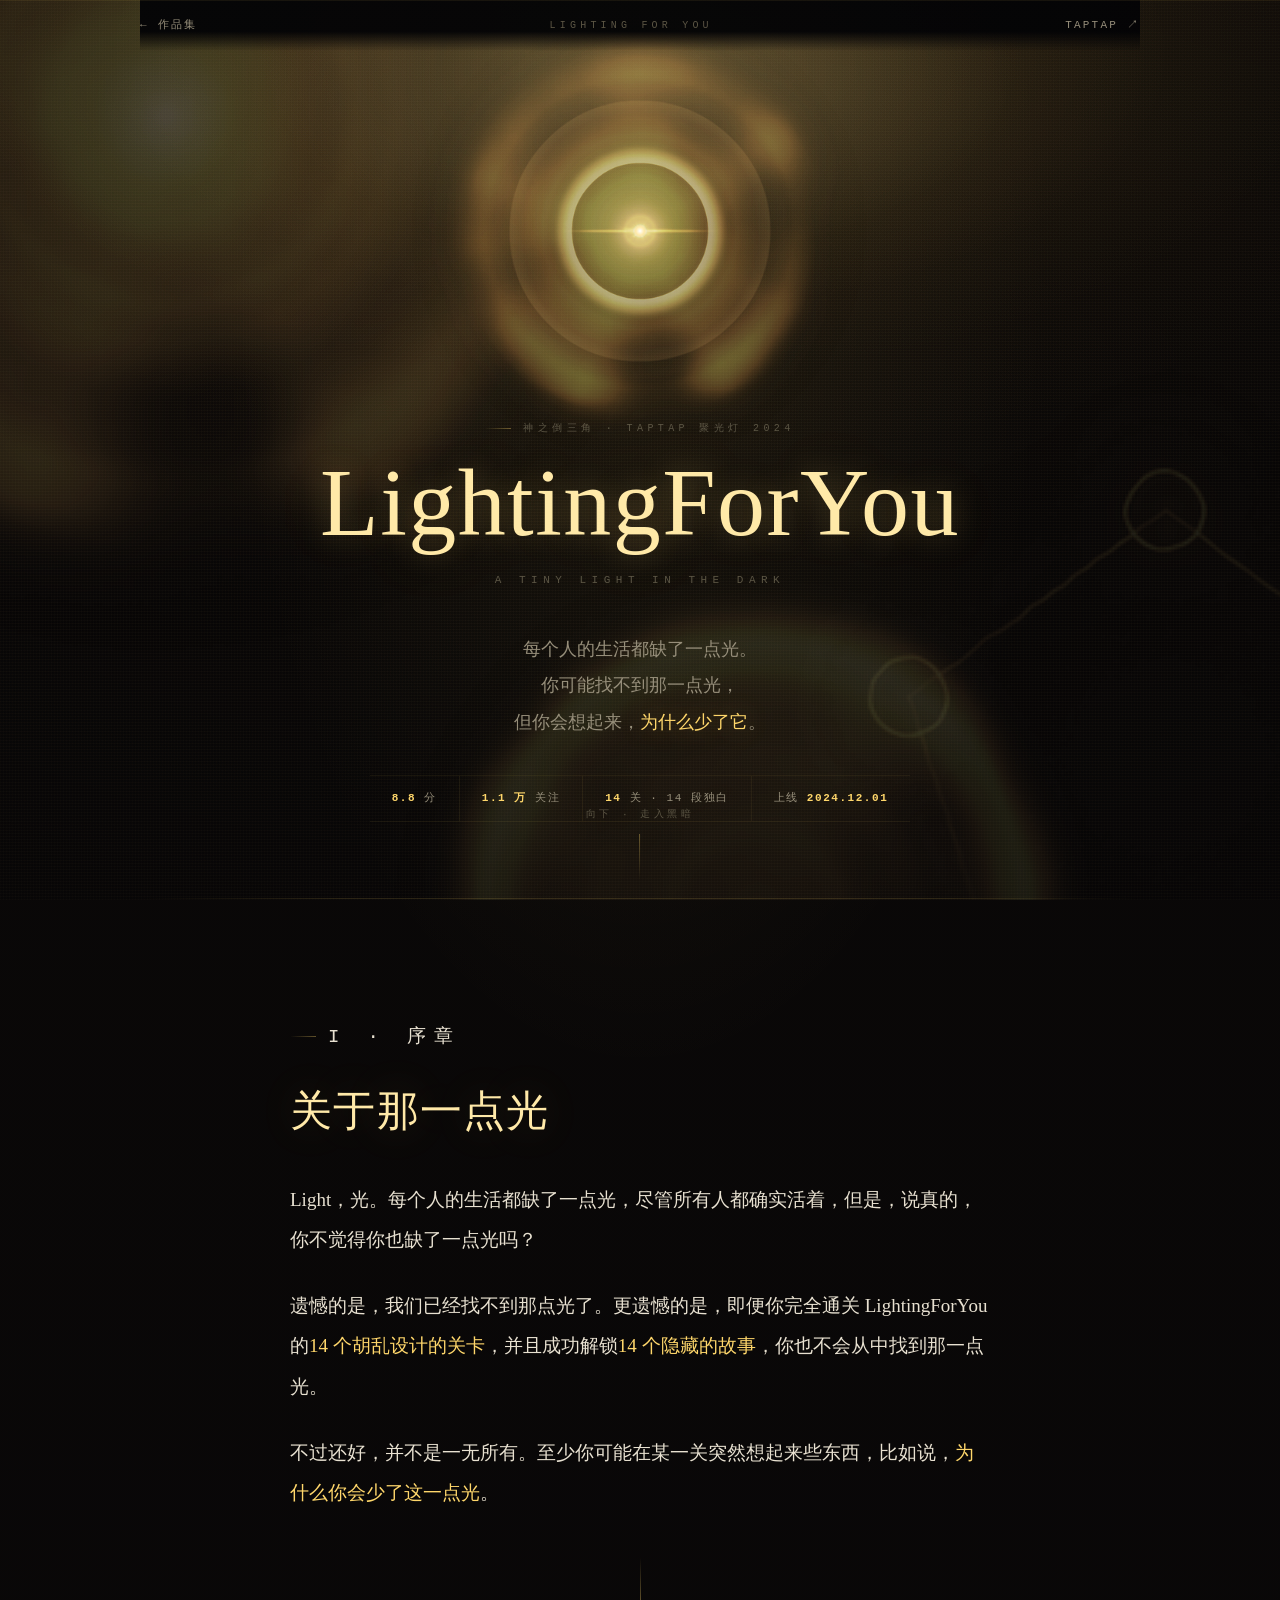
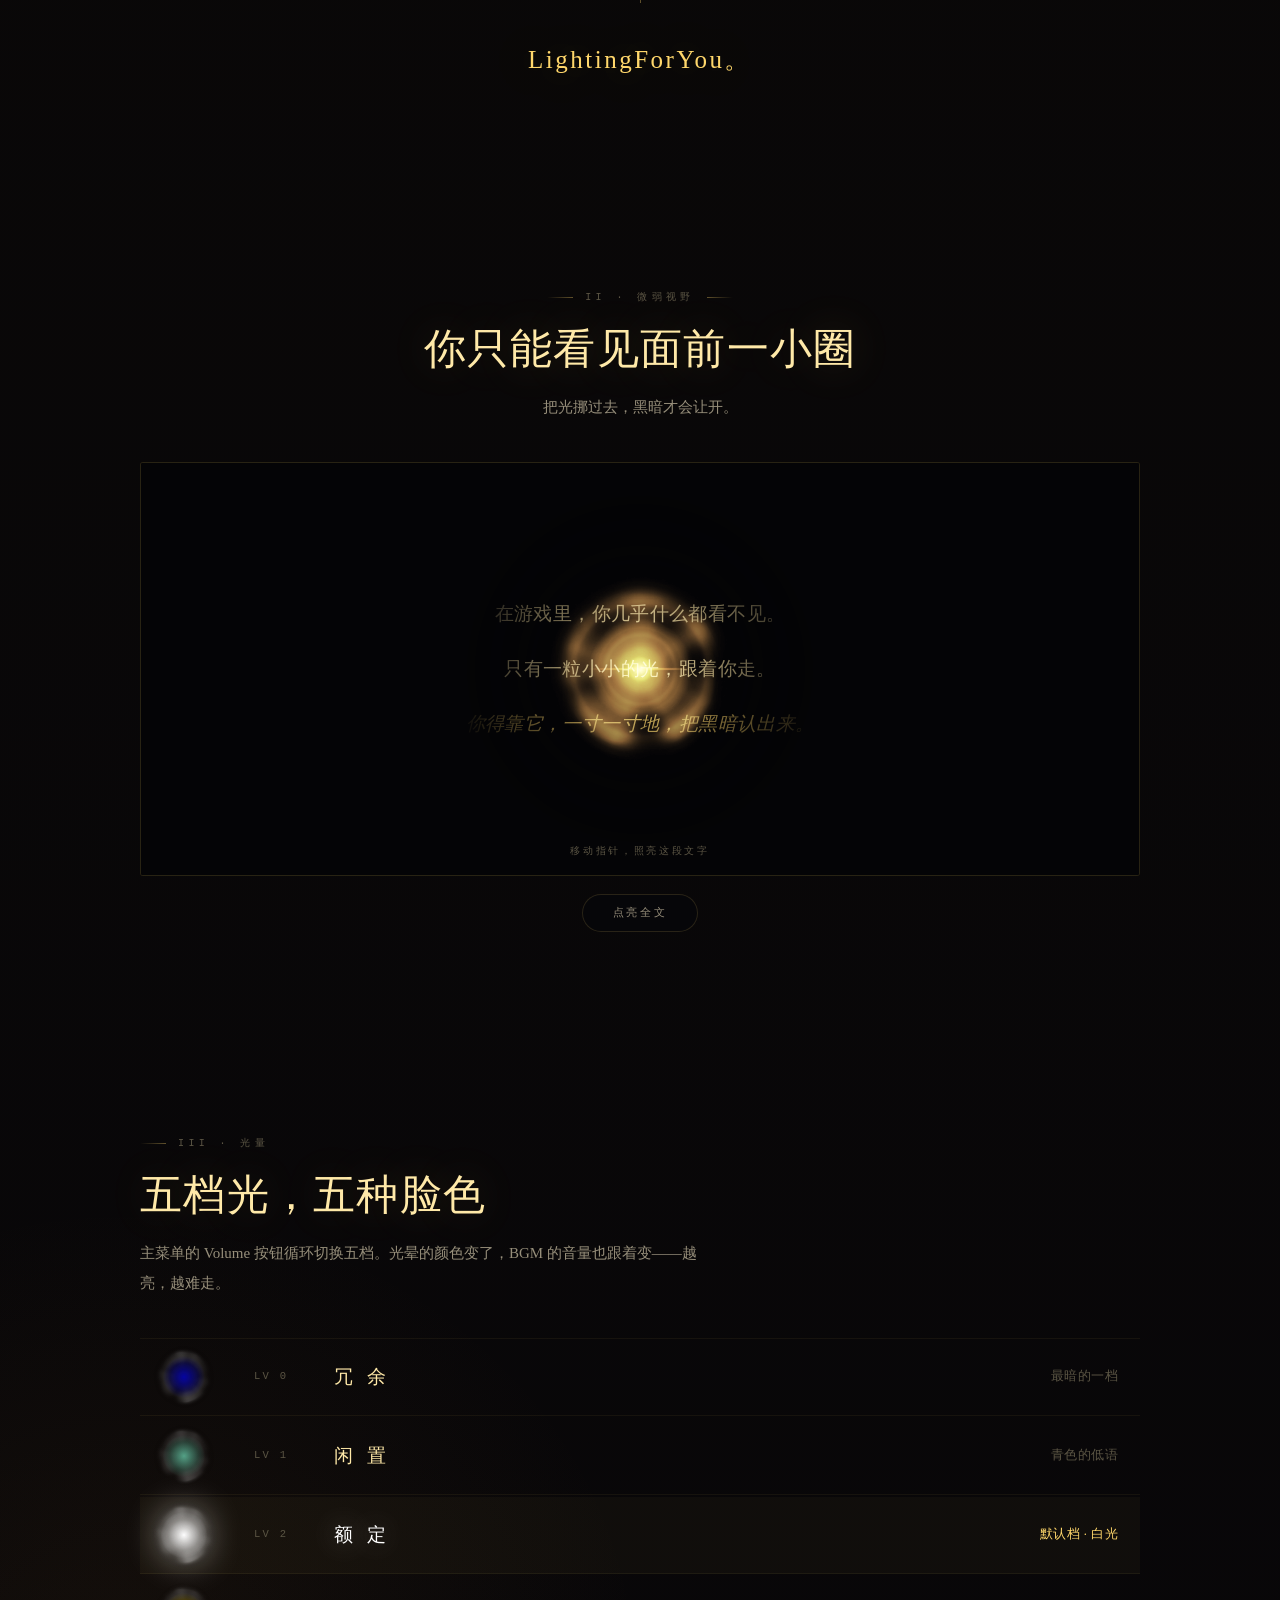
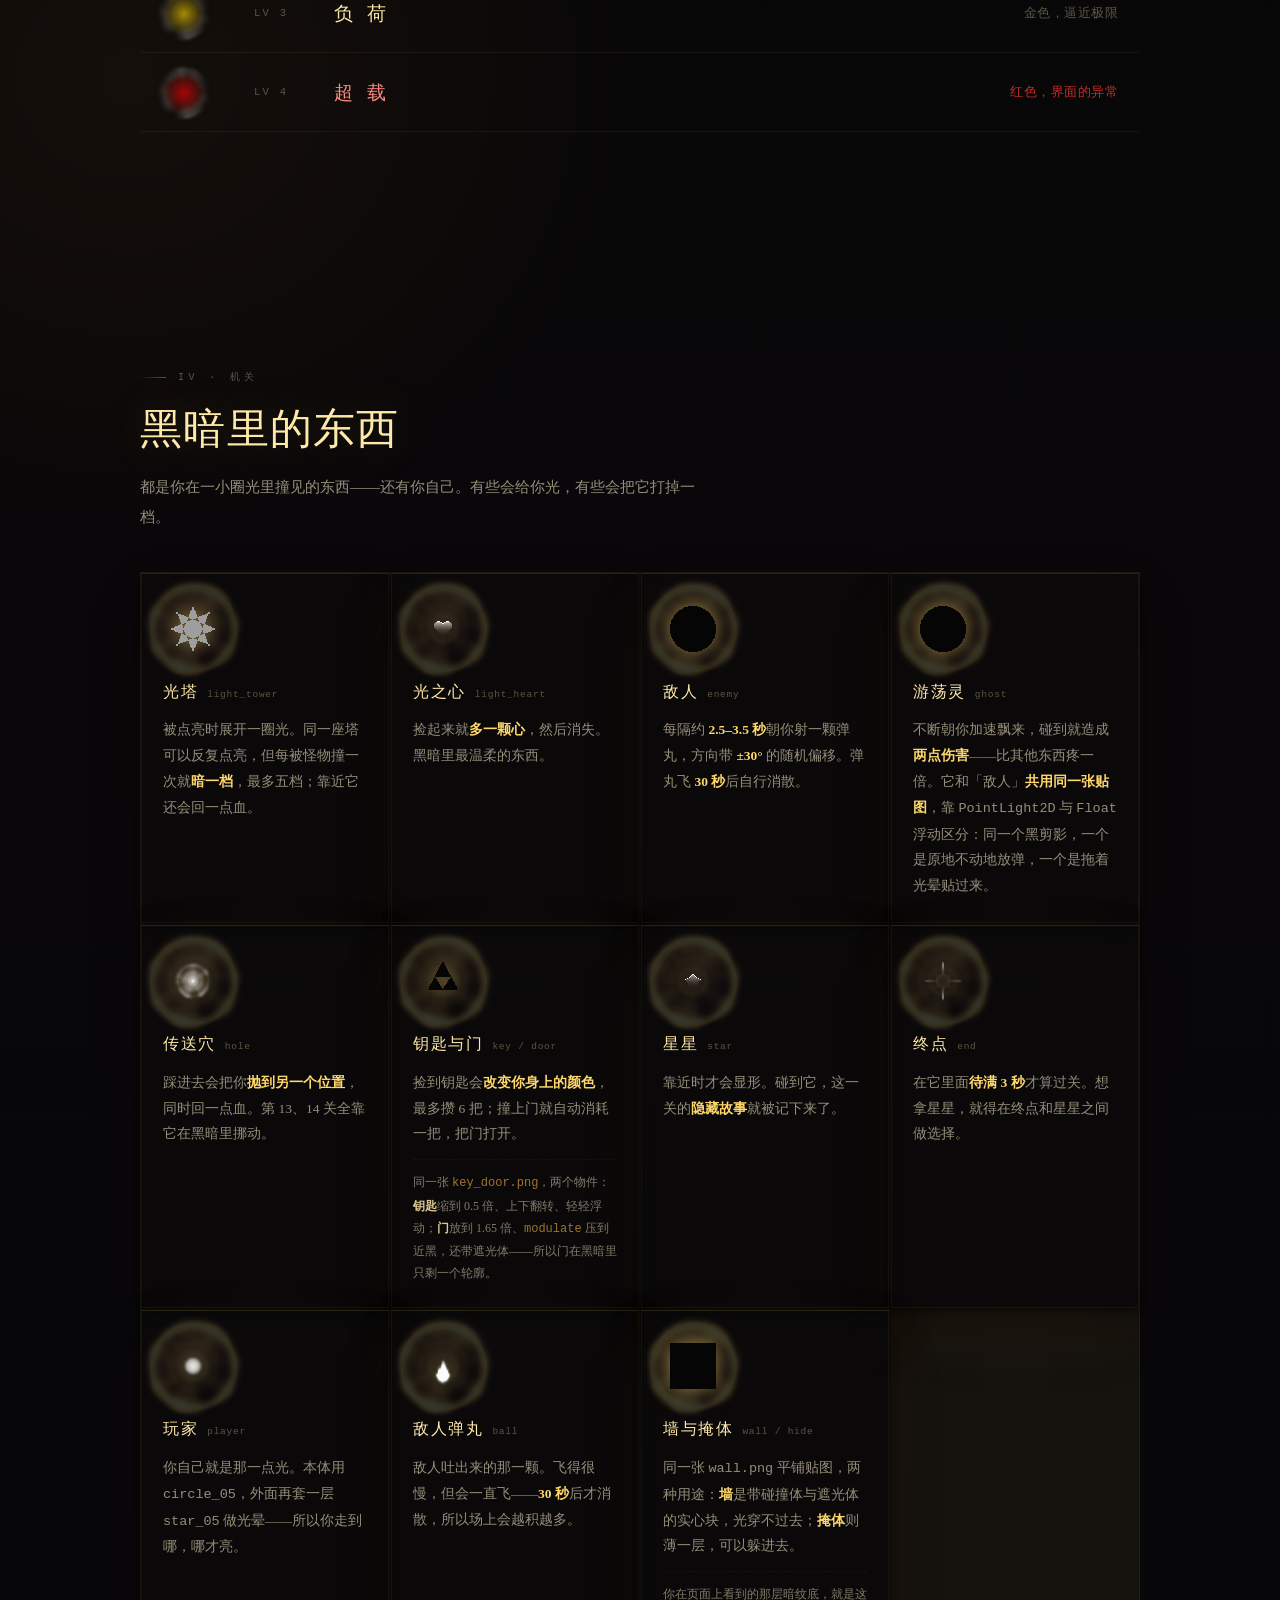
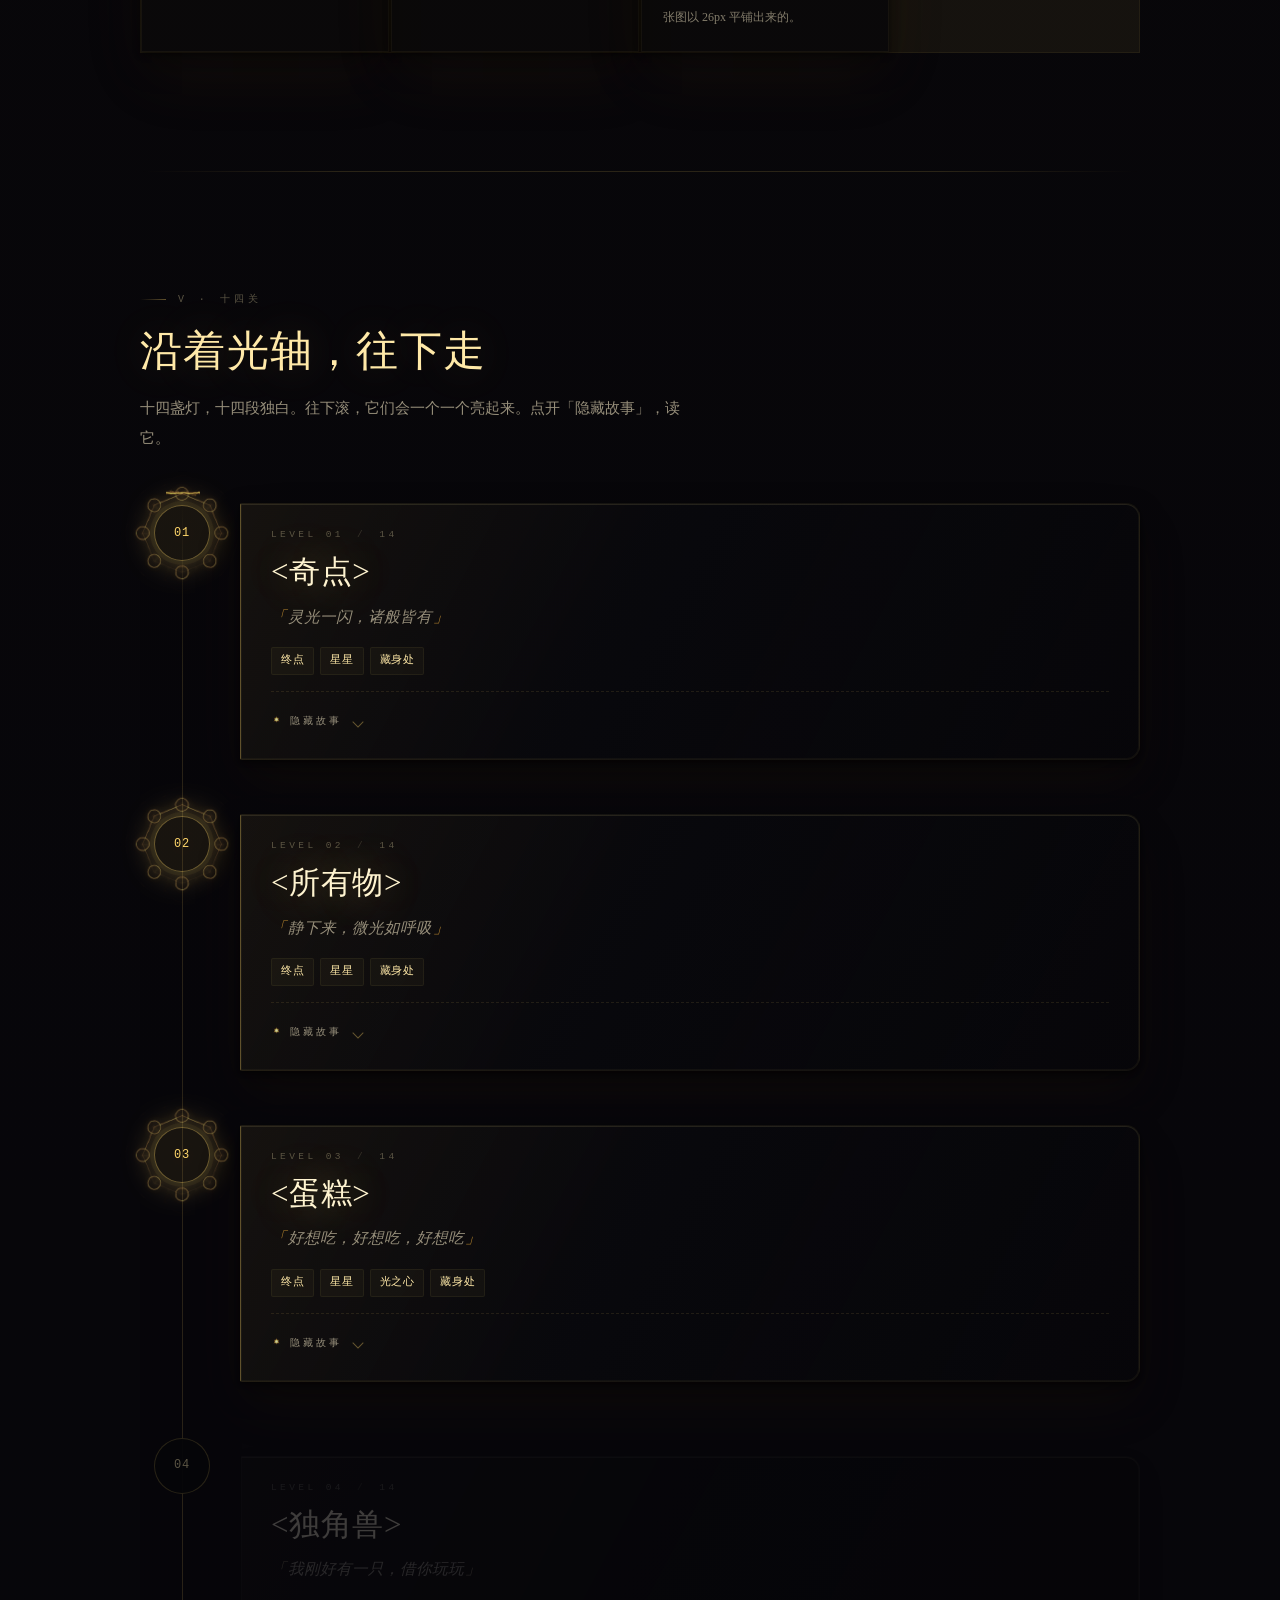
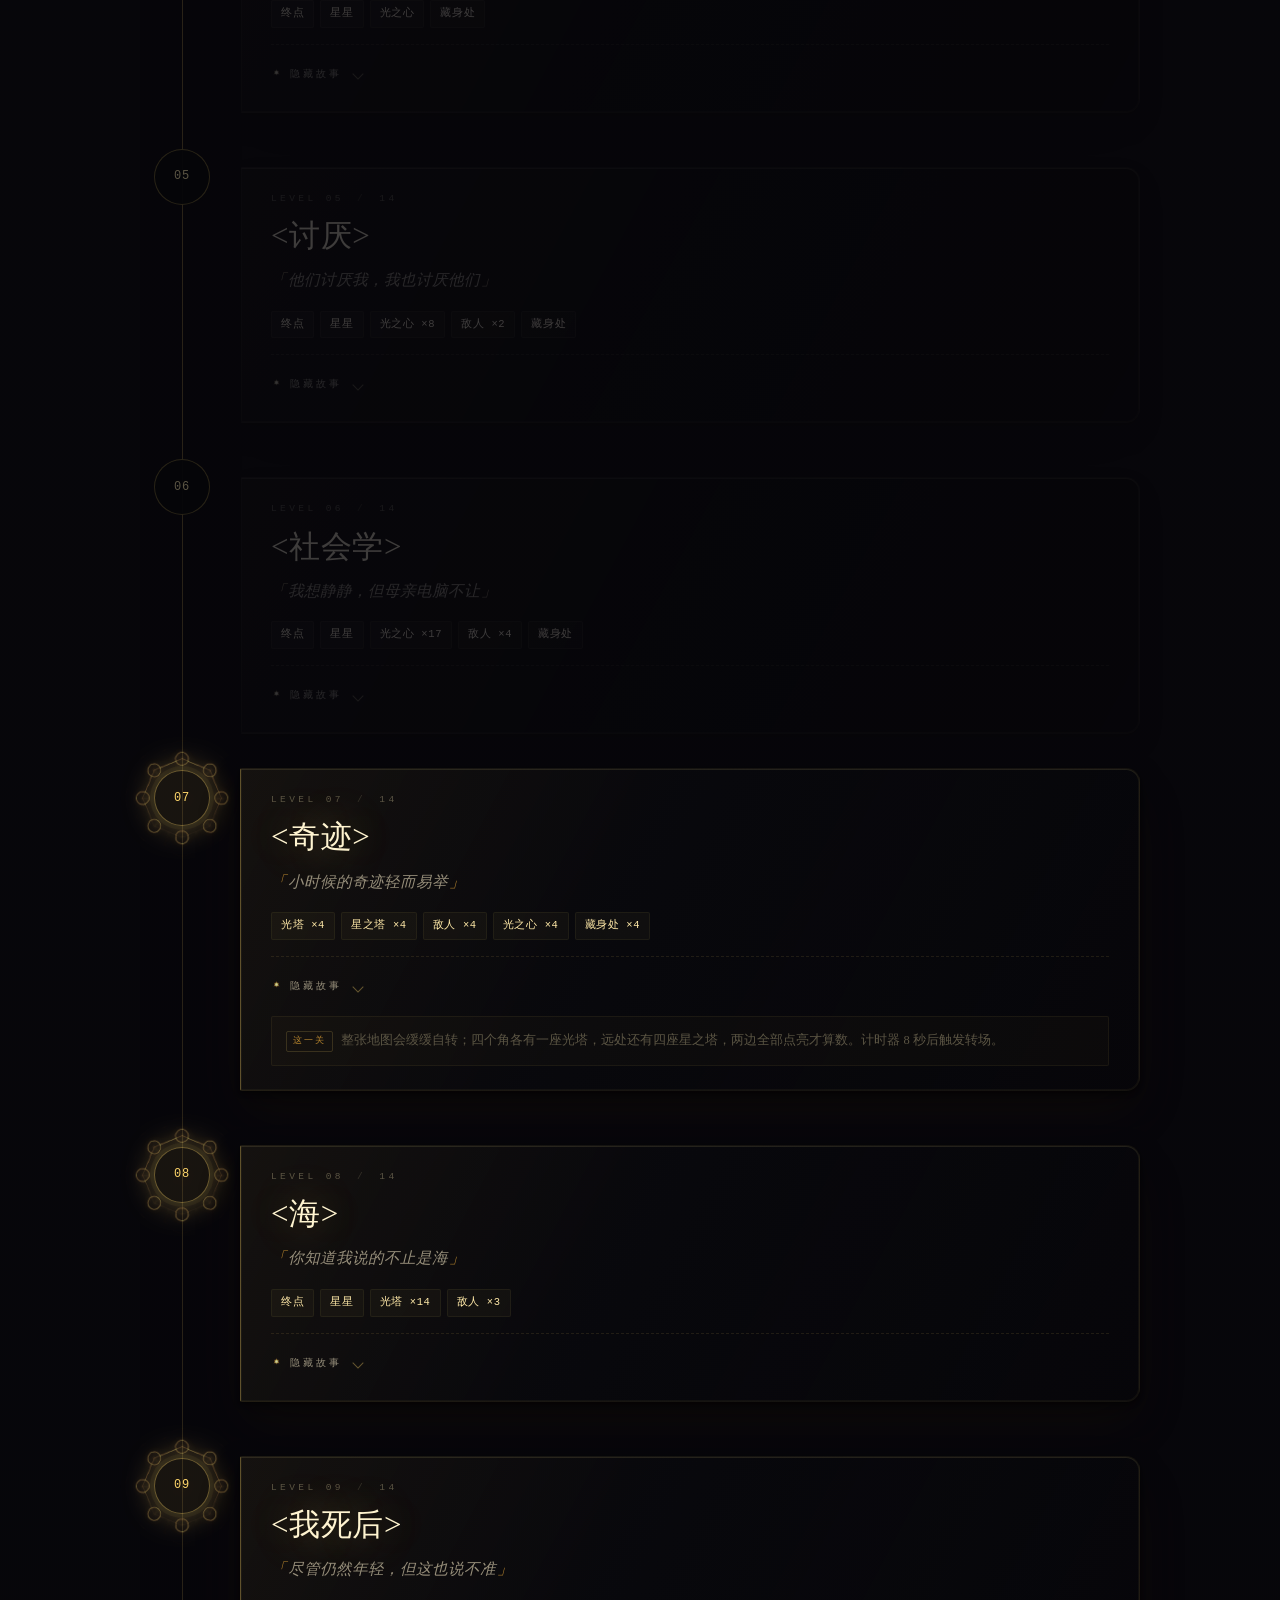
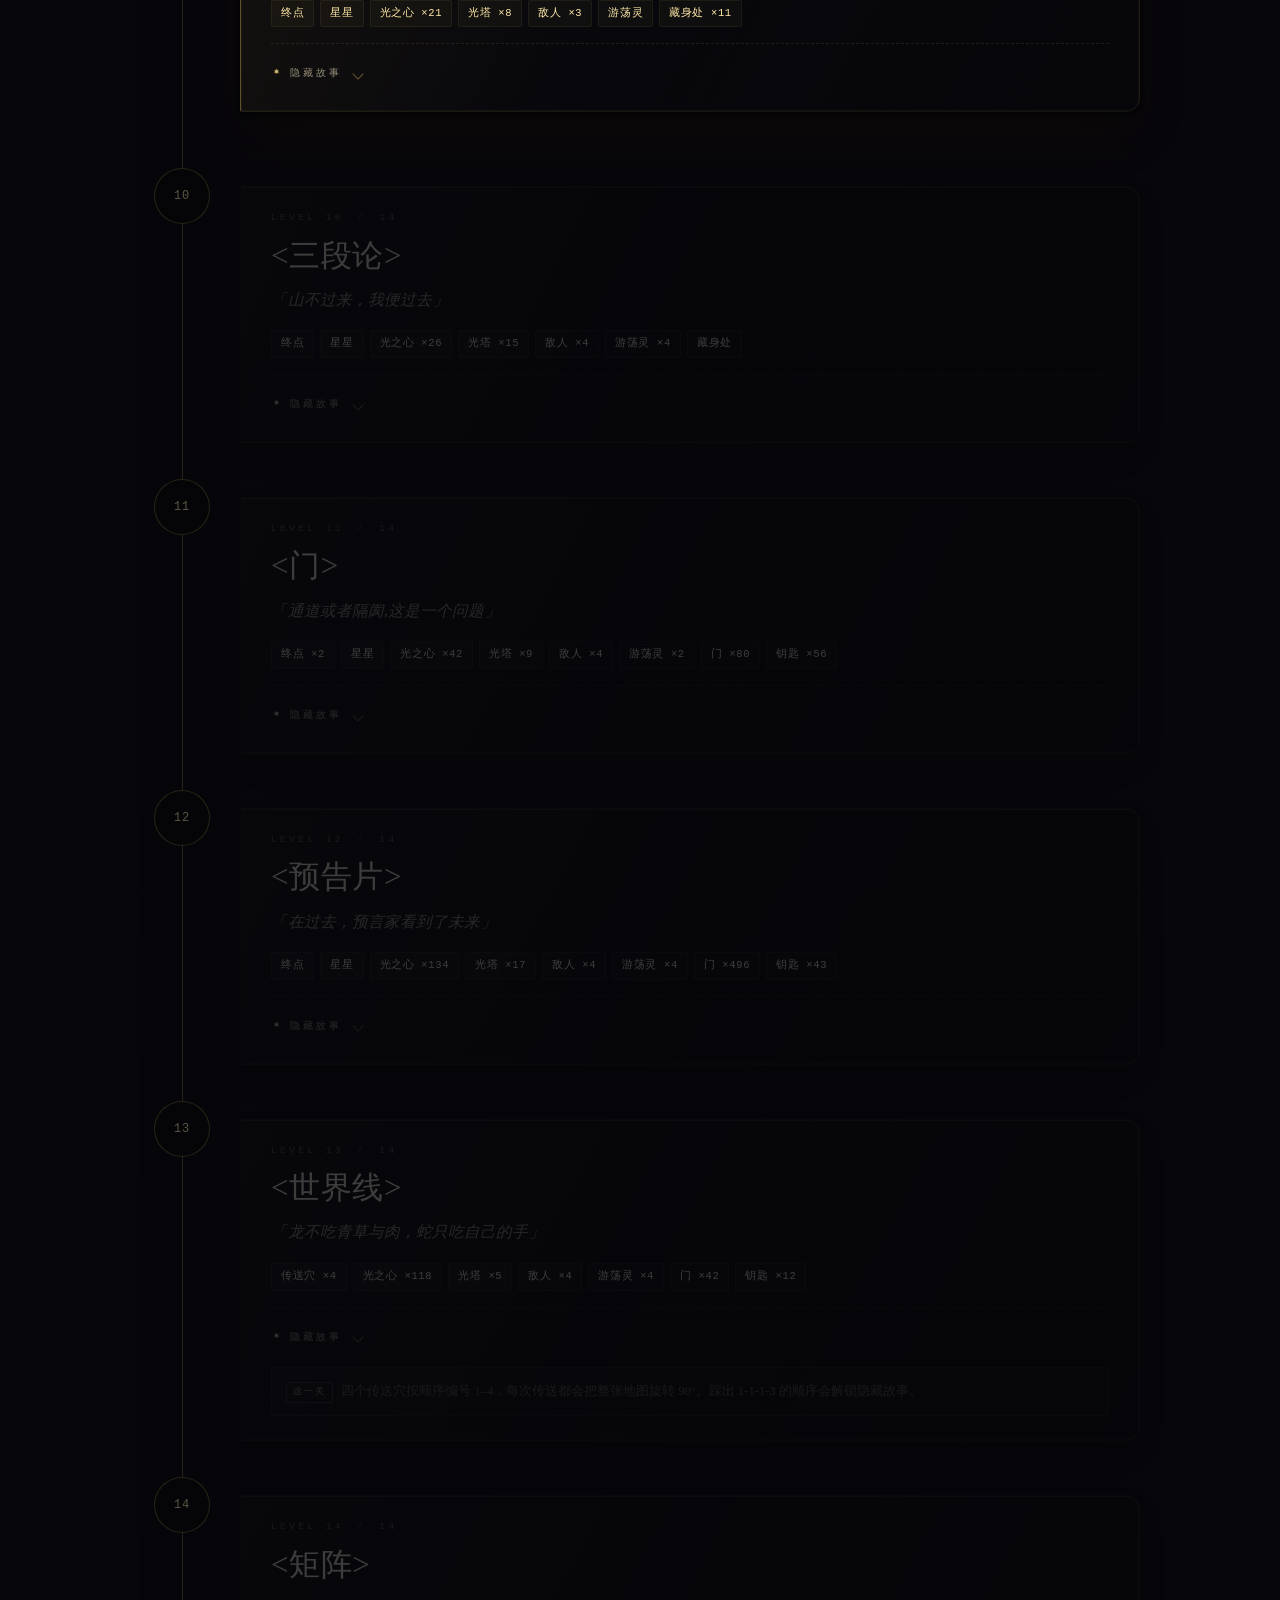
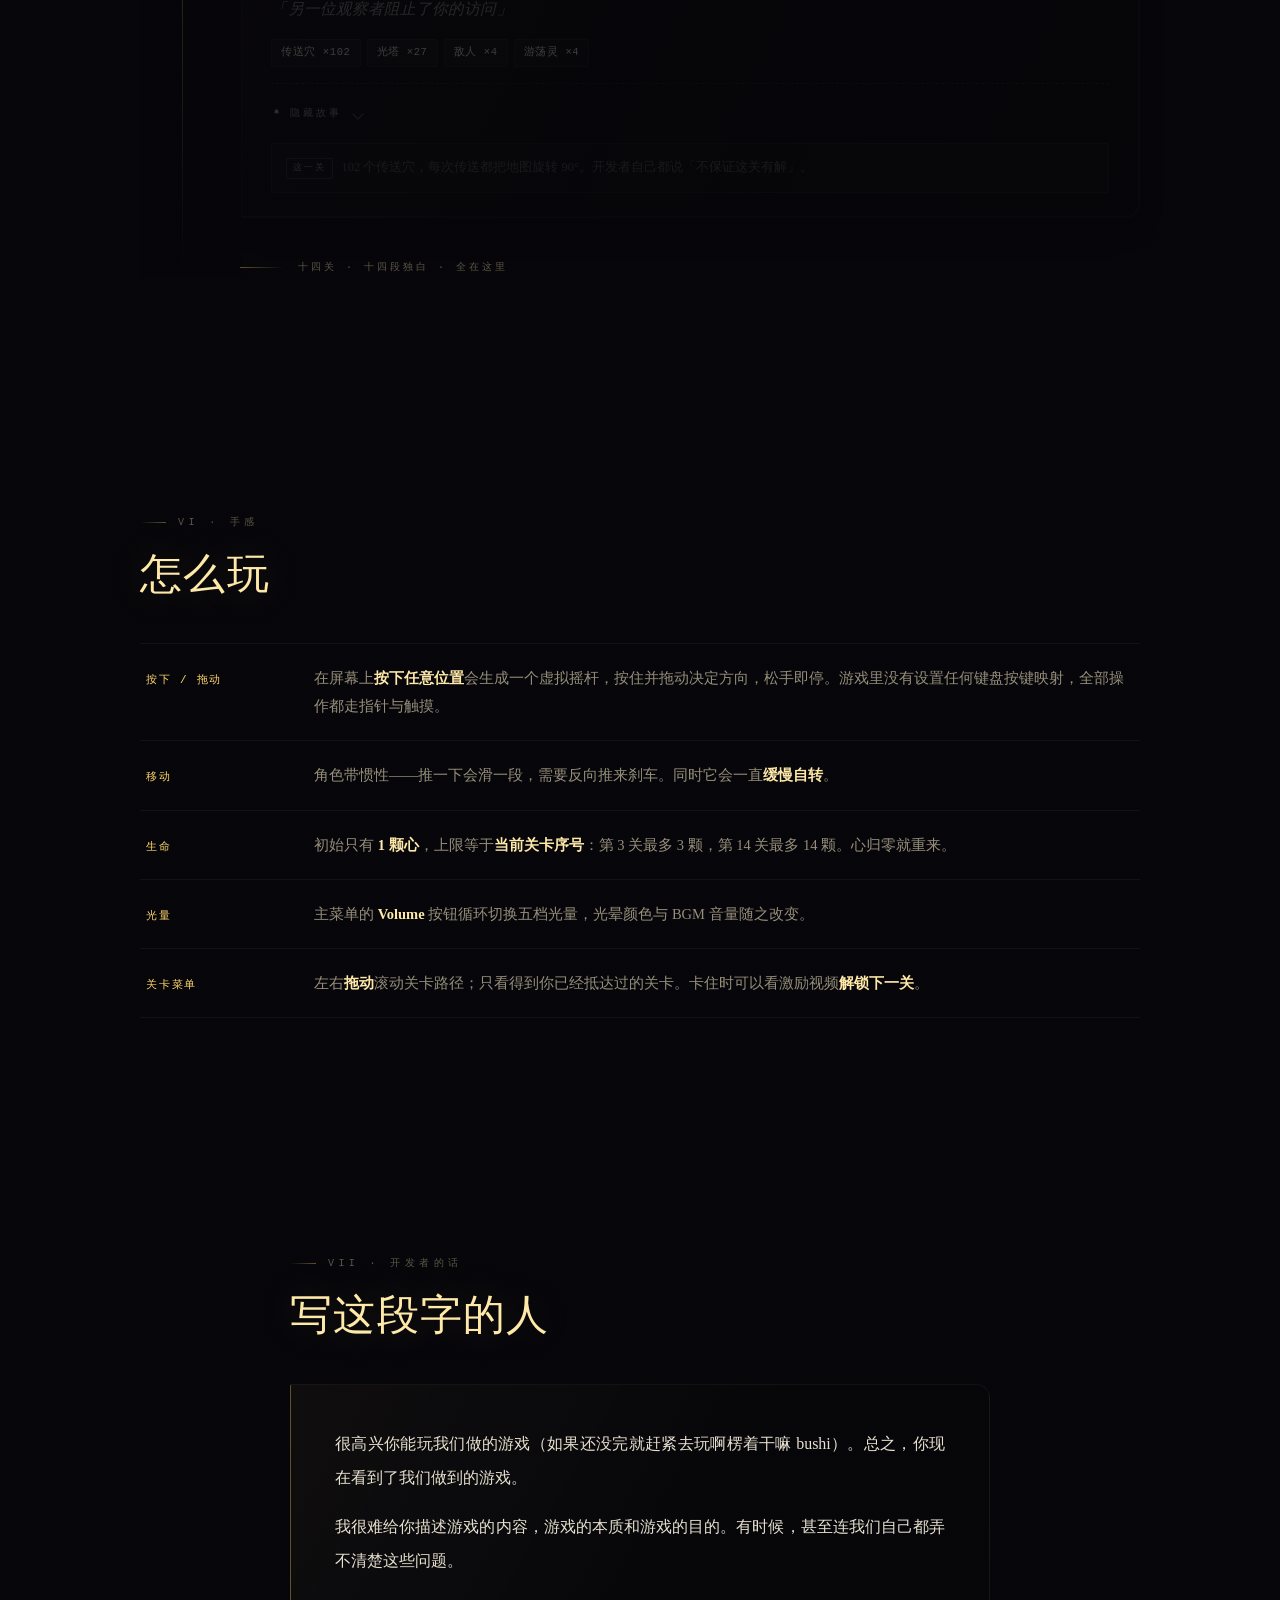
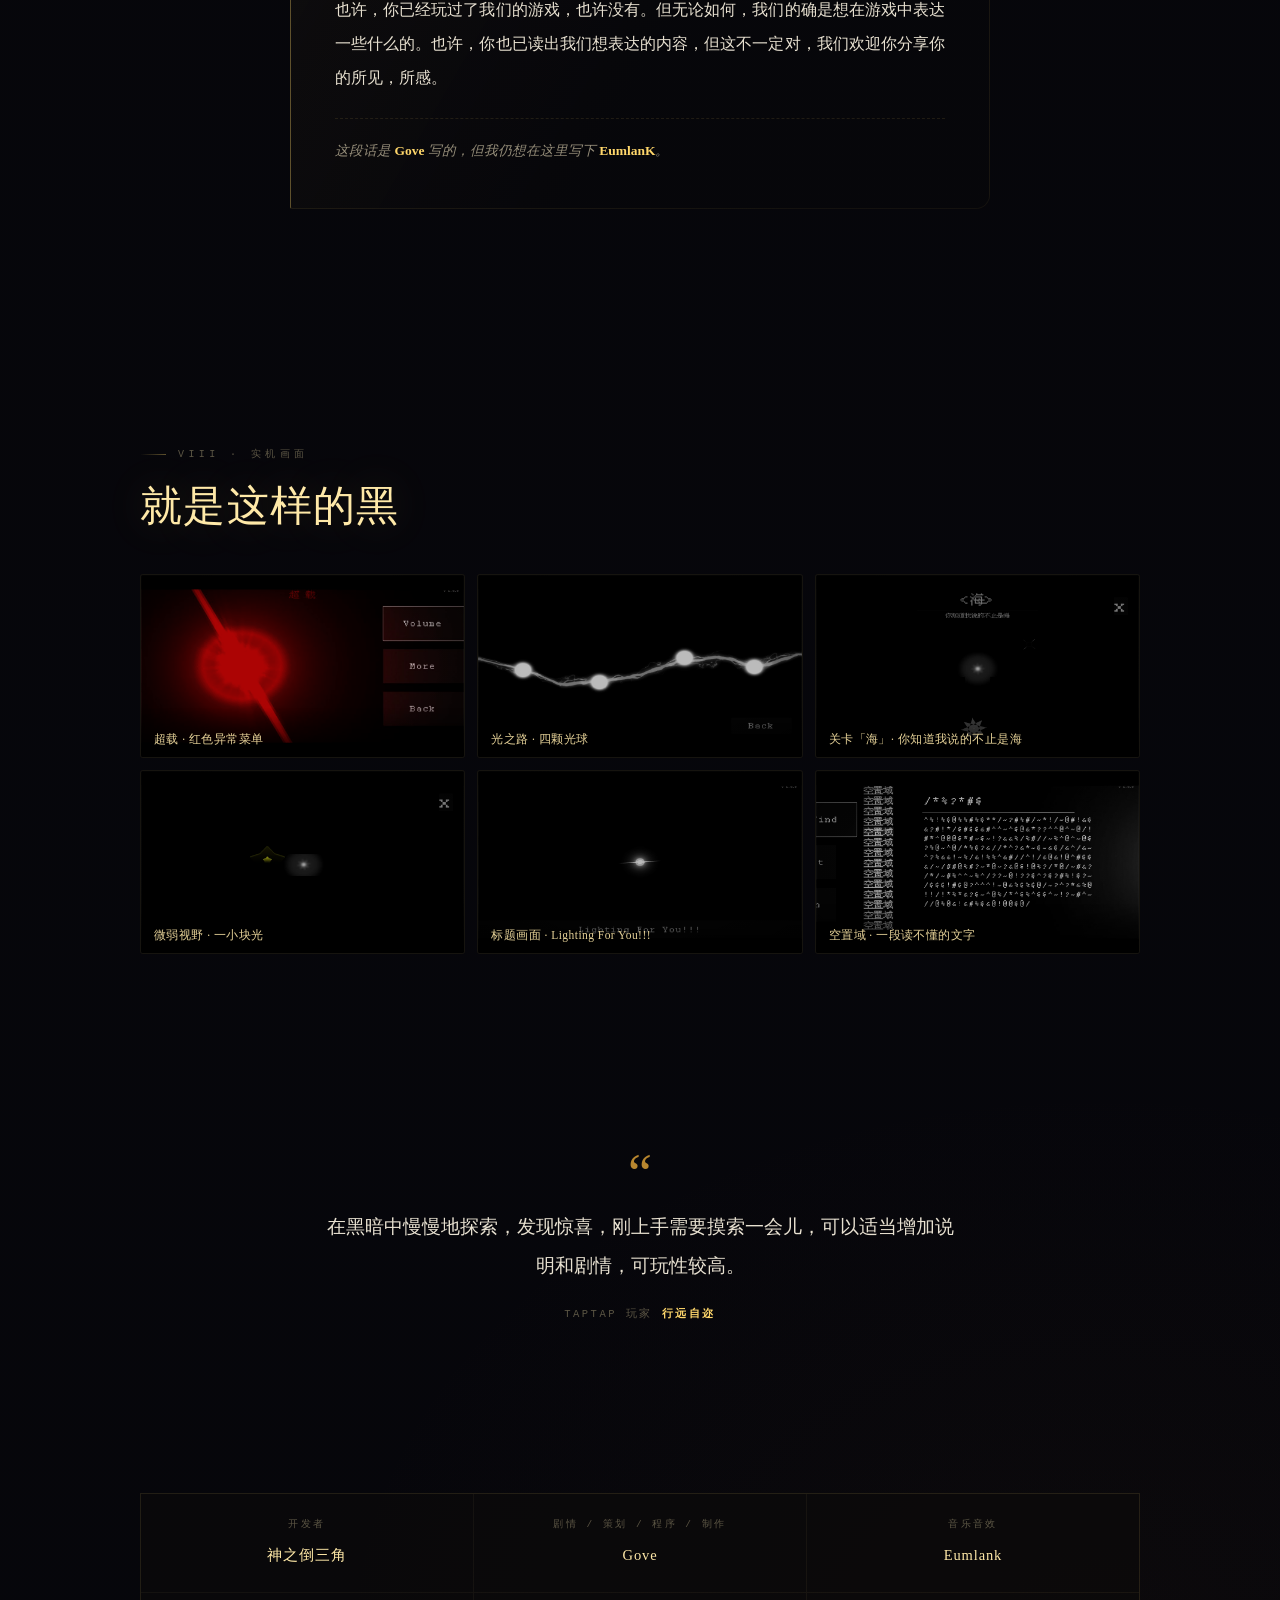
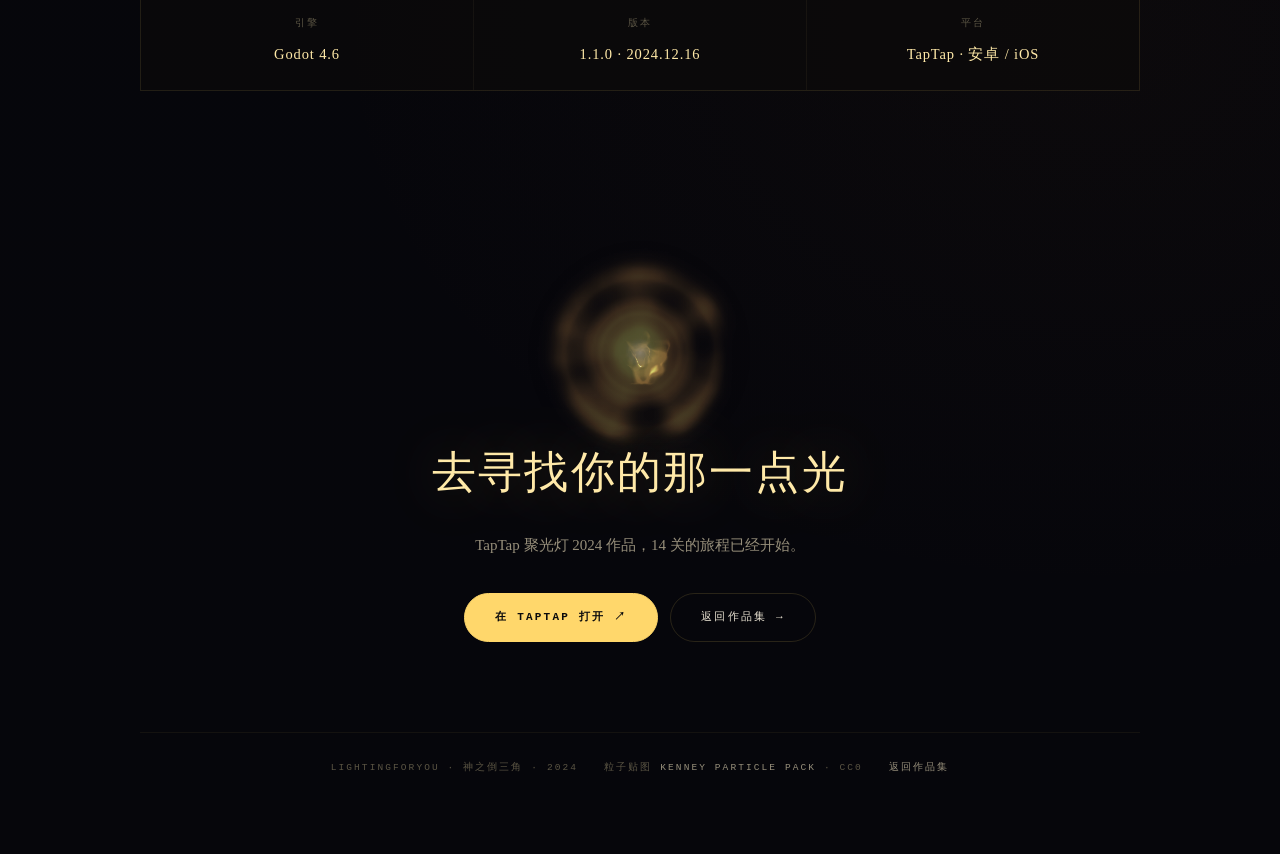
<file: games/lightingforyou/index.html>
<!DOCTYPE html>
<html lang="zh-CN">
<head>
  <meta charset="UTF-8" />
  <meta name="viewport" content="width=device-width, initial-scale=1.0" />
  <title>LightingForYou | 神之倒三角 · 向下走入黑暗</title>
  <meta name="description" content="LightingForYou：黑暗里的一粒光。14 关、14 段隐藏独白，光量五级，越亮越难走。Godot 4.6 移动端叙事冒险。" />
  <meta name="theme-color" content="#040406" />
  <script>document.documentElement.className += ' js';</script>
  <style>
    /* ============================================================
       LightingForYou — 向下走入黑暗
       纵向光轴叙事页。所有素材均为本地相对路径，无任何外链。
       ============================================================ */

    :root {
      --ink: #040406;
      --ink-2: #07070a;
      --ink-3: #0c0c11;
      --gold: #ffd76b;
      --gold-soft: #ffe9a8;
      --gold-deep: #b8862f;
      --gold-dim: rgba(255, 215, 107, 0.36);
      --line: rgba(255, 215, 107, 0.14);
      --line-2: rgba(255, 215, 107, 0.06);
      --text: #e8e1d1;
      --muted: #968e7a;
      --faint: #5b5544;
      --red: #ff3b30;

      --serif: Georgia, "Songti SC", "STSong", "SimSun", "Noto Serif CJK SC", serif;
      --mono: ui-monospace, "SF Mono", Menlo, Consolas, "Courier New", monospace;

      --rail-x: 42px;
      --rail-w: 1px;
      --veil: 0;
      --p: 0;
      --pad: clamp(20px, 4vw, 40px);

      /* ---------- 渲染模式令牌 ----------
         mode: lumen · 底材焦黑纸 · 强调色暖金
         动效气质：光晕跟随、光轴呼吸 */
      --paper: #040406;          /* 底材：焦黑纸 */
      --body: var(--muted);      /* 次级文字 */
      --accent: var(--gold);     /* 唯一饱和色：暖金 */
      --accent-2: var(--gold-soft);
      --edge: var(--line);       /* 边框 / 分割线 */
      --mode: lumen;

      /* 缓动词汇（手法 2）：
         两端收敛 + 过冲回落，替换单调的 ease-out */
      --ease-stage: cubic-bezier(0.22, 0.61, 0.24, 1);      /* 起止都收敛 */
      --ease-overshoot: cubic-bezier(0.34, 1.42, 0.42, 1);  /* 终点过冲回落 */
      --ease-breath: cubic-bezier(0.45, 0, 0.55, 1);        /* 呼吸：对称 */
      --dur-stage: 0.9s;
      --grain: 0.028;            /* 纹理强度 */
    }

    * { box-sizing: border-box; }
    html { scroll-behavior: smooth; }

    body {
      margin: 0;
      /* 底色不再是纯黑：四层暖光叠在近黑的暖褐上。
         由内到外分别是「光轴竖光 → 门限主光源 → 左侧琥珀副光 → 右下暖褐」，
         最底下一层 linear-gradient 保证即使辉光全被遮住也不会回到 #040406。 */
      background:
        radial-gradient(660px 1300px at 50% 2%,
          rgba(255, 215, 107, 0.075), transparent 62%),
        radial-gradient(1180px 640px at 50% -12%,
          rgba(255, 203, 92, 0.13), transparent 60%),
        radial-gradient(900px 820px at 10% 24%,
          rgba(198, 132, 44, 0.065), transparent 58%),
        radial-gradient(1250px 900px at 86% 94%,
          rgba(122, 78, 30, 0.05), transparent 62%),
        linear-gradient(180deg, #0a0807 0%, #07060a 44%, #06060b 100%);
      /* 注意：这里刻意不使用 background-attachment: fixed —— 它在 iOS Safari 上
         会被忽略甚至导致整页背景塌陷。视口锚定的辉光改由 position:fixed 的
         .halo-field / .vignette 伪元素承担（见 视口锚定）。 */
      color: var(--text);
      font-family: var(--serif);
      line-height: 1.9;
      overflow-x: hidden;
      -webkit-font-smoothing: antialiased;
      text-rendering: optimizeLegibility;
    }

    /* 极淡的光栅：给近黑底一点颗粒感。
       注意底色太暗，压黑式扫描线（rgba(0,0,0,x)）在这里几乎不可见——
       6 的亮度最多只能压到 0，视觉差只有 2 档。所以改成「往亮里加」的暖色光栅。
       固定在视口上，pointer-events 关掉，z-index 压在内容（.shell 是 2）之下。 */
    body::before {
      content: "";
      position: fixed;
      inset: 0;
      z-index: 1;
      pointer-events: none;
      background-image:
        repeating-linear-gradient(0deg,
          rgba(255, 214, 140, 0.028) 0 1px, transparent 1px 3px),
        repeating-linear-gradient(90deg,
          rgba(255, 214, 140, 0.018) 0 1px, transparent 1px 3px);
      opacity: 1;
    }

    a { color: inherit; text-decoration: none; }
    img { display: block; max-width: 100%; }
    button { font-family: inherit; }

    ::selection { background: rgba(255, 215, 107, 0.24); color: #fff; }

    /* ---------- 固定氛围层 ---------- */
    .atmos {
      position: fixed;
      inset: 0;
      z-index: 0;
      pointer-events: none;
      overflow: hidden;
    }
    .atmos-glow {
      position: absolute;
      background-repeat: no-repeat;
      background-position: center;
      background-size: contain;
      mix-blend-mode: screen;
      filter: sepia(1) saturate(2.4) hue-rotate(-6deg);
      will-change: transform;
    }
    .a1 {
      width: 86vmax; height: 86vmax; left: -30vmax; top: -34vmax;
      background-image: url(assets/light_01.webp);
      opacity: 0.26;
      animation: driftA 38s ease-in-out infinite alternate;
    }
    .a2 {
      width: 70vmax; height: 70vmax; right: -26vmax; top: 34vh;
      background-image: url(assets/magic_01.webp);
      opacity: 0.11;
      animation: driftB 52s ease-in-out infinite alternate;
    }
    .a3 {
      width: 58vmax; height: 58vmax; left: 30vw; bottom: -30vmax;
      background-image: url(assets/light_03.webp);
      opacity: 0.15;
      animation: driftC 44s ease-in-out infinite alternate;
    }
    @keyframes driftA {
      from { transform: translate3d(0, 0, 0) scale(1); }
      to   { transform: translate3d(6vmax, 4vmax, 0) scale(1.12); }
    }
    @keyframes driftB {
      from { transform: translate3d(0, 0, 0) scale(1.06); }
      to   { transform: translate3d(-5vmax, -6vmax, 0) scale(0.94); }
    }
    @keyframes driftC {
      from { transform: translate3d(0, 0, 0) scale(0.96); }
      to   { transform: translate3d(-7vmax, -3vmax, 0) scale(1.1); }
    }

    /* 边缘黑暗：越往下走越浓 */
    .vignette {
      position: fixed;
      inset: 0;
      z-index: 1;
      pointer-events: none;
      background:
        radial-gradient(ellipse 130% 86% at 50% 46%,
          transparent 0%,
          rgba(4, 4, 6, 0.5) 58%,
          rgba(4, 4, 6, 0.96) 100%);
      opacity: calc(0.5 + var(--veil) * 0.5);
      transition: opacity 0.4s linear;
    }

    /* 指针光晕：微弱视野
       ------------------------------------------------------------
       分层光晕（手法 3）：不再是单层 radial-gradient，
       而是 5 层同心椭圆叠出「晕染」厚度，每层半径与 alpha 按 k=i/n 递变。
       近黑底 + screen 混合，透明度低于 ~0.2 等于没画（见 2.5 标定表），
       故各层 alpha 取 0.24~0.46 区间。
       最内层仍保留 light_02 贴图，作为「灯芯」的硬质感。 */
    .torch {
      position: fixed;
      left: 0; top: 0;
      width: 660px; height: 660px;
      margin: -330px 0 0 -330px;
      pointer-events: none;
      z-index: 4;
      opacity: 0;
      transition: opacity 0.9s var(--ease-stage);
      mix-blend-mode: screen;
      /* 5 层同心椭圆：由外到内半径 1.00 / 0.82 / 0.64 / 0.46 / 0.30，
         alpha 由 0.24 递升到 0.46，形成中心厚、边缘薄的自然晕染 */
      background-image:
        url(assets/light_02.webp),
        radial-gradient(circle at 50% 50%, rgba(255, 226, 150, 0.46), transparent 30%),
        radial-gradient(circle at 50% 50%, rgba(255, 215, 107, 0.40), transparent 46%),
        radial-gradient(circle at 50% 50%, rgba(255, 203, 92, 0.34), transparent 64%),
        radial-gradient(circle at 50% 50%, rgba(226, 168, 66, 0.28), transparent 82%),
        radial-gradient(circle at 50% 50%, rgba(180, 126, 44, 0.24), transparent 100%);
      background-size: 46% 46%, 100% 100%, 100% 100%, 100% 100%, 100% 100%, 100% 100%;
      background-position: center;
      background-repeat: no-repeat;
      filter: sepia(1) saturate(2) hue-rotate(-8deg);
    }

    /* 视口锚定的分层环境光晕（视口锚定：必须用 position:fixed 伪元素，
       不用 background-attachment:fixed —— 后者在 iOS 上会失效）。
       5 层同心椭圆 + screen，给整页压一层「灯罩」厚度。 */
    .halo-field {
      position: fixed;
      inset: 0;
      z-index: 1;
      pointer-events: none;
      mix-blend-mode: screen;
      opacity: 0;
      transition: opacity 1.4s var(--ease-stage);
      background-image:
        radial-gradient(ellipse 42% 30% at 50% 8%, rgba(255, 233, 168, 0.13), transparent 70%),
        radial-gradient(ellipse 58% 40% at 50% 6%, rgba(255, 215, 107, 0.11), transparent 72%),
        radial-gradient(ellipse 74% 52% at 50% 4%, rgba(236, 186, 84, 0.09), transparent 74%),
        radial-gradient(ellipse 92% 66% at 50% 2%, rgba(206, 150, 58, 0.07), transparent 76%),
        radial-gradient(ellipse 112% 82% at 50% 0%, rgba(160, 108, 40, 0.06), transparent 78%);
      animation: haloBreath 9s var(--ease-breath) infinite;
    }
    .halo-field.on { opacity: 1; }
    /* 光轴呼吸：非常轻微的明暗起伏，强化「这是活的光」 */
    @keyframes haloBreath {
      0%, 100% { opacity: 0.72; }
      50%      { opacity: 1; }
    }

    /* ---------- 影院外壳：静置后退场（手法 5） ----------
       参考参考项目 player.js 的 bumpActivity()：鼠标一动移除 is-idle，
       静置 2 秒后加回。只在能跑 JS 时生效（.js 由 head 内联脚本加上），
       因此无 JS 时顶栏恒常可见，不会消失。 */
    .js .chrome {
      transition:
        opacity 0.8s var(--ease-stage),
        transform 0.8s var(--ease-stage),
        filter 0.8s var(--ease-stage);
    }
    .js.idle .chrome {
      opacity: 0.12;
      filter: blur(1.5px);
      transform: translateY(-6px);
    }
    .js.idle .chrome:hover,
    .js.idle .chrome:focus-within {
      opacity: 1;
      filter: none;
      transform: none;
    }

    /* ---------- 分层描边（手法 3） ----------
       卡片/边框不再是单层 box-shadow，改为多层叠加：
       1px 内侧暖光 + 中距柔光 + 远距扩散，形成「灯罩」厚度。 */
    .layered-edge {
      box-shadow:
        inset 0 1px 0 rgba(255, 233, 168, 0.10),
        inset 0 0 0 1px rgba(255, 215, 107, 0.07),
        0 2px 6px rgba(0, 0, 0, 0.55),
        0 12px 30px rgba(0, 0, 0, 0.42),
        0 30px 70px rgba(120, 80, 20, 0.10);
    }

    /* 过冲回落入场：用于节点/卡片进入视口（强拍） */
    @keyframes settleIn {
      0%   { opacity: 0; transform: translateY(26px) scale(0.985); }
      62%  { opacity: 1; transform: translateY(-4px) scale(1.004); }
      100% { opacity: 1; transform: translateY(0) scale(1); }
    }
    .js .reveal.in.settle {
      animation: settleIn 0.95s var(--ease-overshoot) both;
    }

    /* ---------- 像素量化（手法 6） ----------
       本页是像素风：动画吸附到离散网格，强化「这是游戏」的质感。
       steps() 让呼吸/漂移带一点帧率感，而不是无限丝滑。 */
    @keyframes quantDrift {
      0%   { transform: translate3d(0, 0, 0) scale(1); }
      25%  { transform: translate3d(2vmax, 1vmax, 0) scale(1.03); }
      50%  { transform: translate3d(3vmax, 3vmax, 0) scale(1.06); }
      75%  { transform: translate3d(1vmax, 4vmax, 0) scale(1.03); }
      100% { transform: translate3d(0, 0, 0) scale(1); }
    }
    .quant { animation-timing-function: steps(6, end); }

    /* ---------- 顶部滚动进度 ---------- */
    .progress {
      position: fixed;
      left: 0; right: 0; top: 0;
      height: 1px;
      z-index: 70;
      pointer-events: none;
      background: rgba(255, 215, 107, 0.07);
    }
    .progress span {
      display: block;
      height: 100%;
      width: 100%;
      transform: scaleX(var(--p));
      transform-origin: left center;
      background: linear-gradient(90deg, rgba(255, 215, 107, 0.2), var(--gold));
      box-shadow: 0 0 12px rgba(255, 215, 107, 0.7);
    }

    /* ---------- 布局 ---------- */
    .shell {
      position: relative;
      z-index: 2;
      width: min(1000px, calc(100% - var(--pad) * 2));
      margin: 0 auto;
    }

    /* ---------- 顶栏 ---------- */
    .topbar {
      position: sticky;
      top: 0;
      z-index: 60;
      display: flex;
      align-items: center;
      justify-content: space-between;
      gap: 14px;
      padding: 15px 0;
      font-family: var(--mono);
      font-size: 11px;
      letter-spacing: 0.2em;
      text-transform: uppercase;
      background: linear-gradient(180deg, rgba(4, 4, 6, 0.96) 62%, rgba(4, 4, 6, 0));
      -webkit-backdrop-filter: blur(6px);
      backdrop-filter: blur(6px);
    }
    .topbar a { color: var(--muted); transition: color 0.35s ease, text-shadow 0.35s ease; }
    .topbar a:hover, .topbar a:focus-visible {
      color: var(--gold);
      text-shadow: 0 0 22px rgba(255, 215, 107, 0.6);
      outline: none;
    }
    .topbar .back::before { content: "← "; }
    .topbar .brand {
      color: var(--faint);
      letter-spacing: 0.42em;
      font-size: 10px;
      white-space: nowrap;
    }

    /* ---------- 章节头 ---------- */
    .sec-head { margin: 0 0 40px; }
    .sec-head.center { text-align: center; }
    .kicker {
      display: flex;
      align-items: center;
      gap: 12px;
      margin: 0 0 14px;
      font-family: var(--mono);
      font-size: 10px;
      letter-spacing: 0.44em;
      text-transform: uppercase;
      color: var(--faint);
    }
    .sec-head.center .kicker { justify-content: center; }
    .kicker::before {
      content: "";
      width: 26px; height: 1px;
      background: linear-gradient(90deg, transparent, var(--gold-dim));
      flex-shrink: 0;
    }
    .sec-head.center .kicker::after {
      content: "";
      width: 26px; height: 1px;
      background: linear-gradient(90deg, var(--gold-dim), transparent);
      flex-shrink: 0;
    }
    .sec-head h2 {
      margin: 0;
      font-size: clamp(26px, 4.4vw, 42px);
      font-weight: 500;
      letter-spacing: 0.03em;
      line-height: 1.35;
      color: var(--gold-soft);
      text-shadow: 0 0 46px rgba(255, 215, 107, 0.18);
    }
    .sec-head .lede {
      margin: 14px 0 0;
      max-width: 560px;
      color: var(--muted);
      font-size: 15px;
      line-height: 2;
    }
    .sec-head.center .lede { margin-left: auto; margin-right: auto; }

    /* ---------- 入场 ----------
       缓动词汇（手法 2）：两端收敛曲线，起止速度均为 0，
       比单调 ease-out 更「有重量」。 */
    .js .reveal {
      opacity: 0;
      transform: translateY(26px);
      transition: opacity 1.1s var(--ease-stage), transform 1.1s var(--ease-stage);
    }
    .js .reveal.in { opacity: 1; transform: none; }

    /* ============================================================
       一 · 门限（Hero）
       ============================================================ */
    .gate {
      position: relative;
      min-height: calc(100vh - 62px);
      min-height: calc(100svh - 62px);
      display: flex;
      flex-direction: column;
      align-items: center;
      justify-content: center;
      text-align: center;
      padding: 40px 0 76px;
    }

    .sigil {
      position: relative;
      width: clamp(180px, 26vw, 280px);
      height: clamp(180px, 26vw, 280px);
      margin: 0 auto clamp(28px, 5vw, 48px);
      flex-shrink: 0;
    }
    .sigil > * { position: absolute; pointer-events: none; }

    /* 光晕：light_01 */
    .sigil-halo {
      inset: -34%;
      background: url(assets/light_01.webp) center / contain no-repeat;
      mix-blend-mode: screen;
      filter: sepia(1) saturate(2.6) hue-rotate(-8deg) brightness(1.1);
      opacity: 0.55;
      animation: haloBreathe 7.5s ease-in-out infinite;
    }
    @keyframes haloBreathe {
      0%, 100% { opacity: 0.42; transform: scale(0.94); }
      50%      { opacity: 0.72; transform: scale(1.06); }
    }

    /* 横向星芒：flare_01 —— 呼应游戏标题画面的那颗光点 */
    .sigil-flare {
      inset: -18%;
      background: url(assets/flare_01.webp) center / contain no-repeat;
      mix-blend-mode: screen;
      filter: sepia(1) saturate(3) hue-rotate(-10deg);
      opacity: 0.85;
      animation: flareTurn 26s linear infinite;
    }
    @keyframes flareTurn {
      from { transform: rotate(0deg); }
      to   { transform: rotate(360deg); }
    }

    /* 两圈光环：circle_02 / circle_01 */
    .sigil-ring {
      border-radius: 50%;
      background-repeat: no-repeat;
      background-position: center;
      background-size: contain;
      mix-blend-mode: screen;
      filter: sepia(1) saturate(2.2) hue-rotate(-8deg);
    }
    .sigil-ring.r1 {
      inset: 6%;
      background-image: url(assets/circle_02.webp);
      opacity: 0.5;
      animation: ringSpin 34s linear infinite;
    }
    .sigil-ring.r2 {
      inset: -14%;
      background-image: url(assets/circle_01.webp);
      opacity: 0.24;
      animation: ringSpin 54s linear infinite reverse;
    }
    @keyframes ringSpin {
      from { transform: rotate(0deg); }
      to   { transform: rotate(360deg); }
    }

    /* 核心光点 */
    .sigil-core {
      left: 50%; top: 50%;
      width: 14px; height: 14px;
      margin: -7px 0 0 -7px;
      border-radius: 50%;
      background: radial-gradient(circle, #fff 0%, var(--gold-soft) 42%, rgba(255, 215, 107, 0) 74%);
      box-shadow:
        0 0 26px 8px rgba(255, 215, 107, 0.55),
        0 0 90px 30px rgba(255, 215, 107, 0.22);
      animation: corePulse 4.4s ease-in-out infinite;
    }
    @keyframes corePulse {
      0%, 100% { transform: scale(1); opacity: 0.95; }
      50%      { transform: scale(1.22); opacity: 1; }
    }

    .gate h1 {
      margin: 0;
      font-size: clamp(42px, 9.4vw, 96px);
      font-weight: 500;
      line-height: 1.06;
      letter-spacing: 0.015em;
      color: var(--gold-soft);
      text-shadow:
        0 0 30px rgba(255, 215, 107, 0.28),
        0 0 110px rgba(255, 215, 107, 0.14);
    }
    .gate .latin {
      display: block;
      margin-top: 16px;
      font-family: var(--mono);
      font-size: clamp(9px, 1.3vw, 11px);
      letter-spacing: 0.5em;
      text-transform: uppercase;
      color: var(--faint);
    }
    .gate .tagline {
      margin: clamp(26px, 4vw, 40px) auto 0;
      max-width: 540px;
      color: var(--muted);
      font-size: clamp(15px, 1.9vw, 17.5px);
      line-height: 2.1;
    }
    .gate .tagline em {
      font-style: normal;
      color: var(--gold);
      text-shadow: 0 0 26px rgba(255, 215, 107, 0.45);
    }

    .gate-meta {
      margin: 34px auto 0;
      display: flex;
      flex-wrap: wrap;
      justify-content: center;
      gap: 0;
      border-top: 1px solid var(--line-2);
      border-bottom: 1px solid var(--line-2);
      max-width: 640px;
    }
    .gate-meta span {
      padding: 12px 22px;
      font-family: var(--mono);
      font-size: 11px;
      letter-spacing: 0.14em;
      color: var(--muted);
      border-right: 1px solid var(--line-2);
      white-space: nowrap;
    }
    .gate-meta span:last-child { border-right: none; }
    .gate-meta b { color: var(--gold); font-weight: 600; }

    .scroll-cue {
      position: absolute;
      left: 50%;
      bottom: 18px;
      transform: translateX(-50%);
      display: flex;
      flex-direction: column;
      align-items: center;
      gap: 10px;
      font-family: var(--mono);
      font-size: 9.5px;
      letter-spacing: 0.36em;
      text-transform: uppercase;
      color: var(--faint);
      white-space: nowrap;
    }
    .scroll-cue::after {
      content: "";
      width: 1px;
      height: 46px;
      background: linear-gradient(to bottom, var(--gold-dim), transparent);
      animation: cueFall 2.6s ease-in-out infinite;
      transform-origin: top center;
    }
    @keyframes cueFall {
      0%, 100% { transform: scaleY(0.35); opacity: 0.4; }
      50%      { transform: scaleY(1); opacity: 1; }
    }

    /* ============================================================
       通用章节
       ============================================================ */
    .chapter { padding: clamp(64px, 11vw, 118px) 0; position: relative; }
    .chapter.tight { padding: clamp(48px, 8vw, 84px) 0; }

    .hairline {
      width: 100%;
      height: 1px;
      border: 0;
      margin: 0;
      background: linear-gradient(90deg, transparent, var(--line) 20%, var(--line) 80%, transparent);
    }

    /* ============================================================
       二 · 序章
       ============================================================ */
    .prologue { max-width: 700px; margin: 0 auto; }
    .prologue p {
      margin: 0 0 26px;
      font-size: clamp(16px, 2.15vw, 19px);
      line-height: 2.12;
      color: var(--text);
    }
    .prologue p:last-child { margin-bottom: 0; }
    .prologue .hl { color: var(--gold); }
    .prologue .endline {
      margin-top: 44px;
      text-align: center;
      font-size: clamp(19px, 2.8vw, 25px);
      letter-spacing: 0.1em;
      color: var(--gold);
      text-shadow: 0 0 44px rgba(255, 215, 107, 0.4);
    }
    .prologue .endline::before {
      content: "";
      display: block;
      width: 1px; height: 46px;
      margin: 0 auto 30px;
      background: linear-gradient(to bottom, transparent, var(--gold-dim));
    }

    /* ============================================================
       三 · 微弱视野
       ============================================================ */
    .vision {
      position: relative;
      isolation: isolate;
      overflow: hidden;
      border: 1px solid var(--line);
      border-radius: 3px;
      background:
        url(assets/wall.png) 0 0 / 26px 26px repeat,
        radial-gradient(ellipse at 50% 40%, rgba(255, 215, 107, 0.05), transparent 62%),
        var(--ink-2);
      background-blend-mode: normal, normal, normal;
      min-height: clamp(320px, 46vh, 420px);
      display: flex;
      align-items: center;
      justify-content: center;
      padding: 48px clamp(20px, 6vw, 70px);
      cursor: crosshair;
      touch-action: pan-y;
      --vx: 50%;
      --vy: 50%;
      image-rendering: auto;
    }
    .vision::before {
      content: "";
      position: absolute;
      inset: 0;
      background: var(--ink);
      opacity: 0.9;
      z-index: 0;
      pointer-events: none;
    }

    .vision-text {
      position: relative;
      z-index: 1;
      max-width: 560px;
      text-align: center;
    }
    .vision-text p {
      margin: 0 0 16px;
      font-size: clamp(15px, 2.1vw, 19px);
      line-height: 2.05;
      color: var(--gold-soft);
      letter-spacing: 0.02em;
    }
    .vision-text p:last-child {
      margin-bottom: 0;
      color: var(--gold);
      font-style: italic;
    }

    /* 遮罩：只有在光孔里才看得见字 */
    .vision-veil {
      position: absolute;
      inset: 0;
      z-index: 2;
      background: #040406;
      pointer-events: none;
      opacity: 1;
      -webkit-mask: radial-gradient(circle 190px at var(--vx) var(--vy),
        rgba(0, 0, 0, 0) 0%,
        rgba(0, 0, 0, 0.55) 52%,
        rgba(0, 0, 0, 1) 100%);
              mask: radial-gradient(circle 190px at var(--vx) var(--vy),
        rgba(0, 0, 0, 0) 0%,
        rgba(0, 0, 0, 0.55) 52%,
        rgba(0, 0, 0, 1) 100%);
    }

    /* 光源本体：light_01 + flare_01，浮在遮罩之上 */
    .vision-light {
      position: absolute;
      left: var(--vx);
      top: var(--vy);
      width: 260px; height: 260px;
      margin: -130px 0 0 -130px;
      z-index: 3;
      pointer-events: none;
      mix-blend-mode: screen;
      opacity: 1;
      transition: opacity 0.5s ease;
      background-image:
        url(assets/light_01.webp),
        url(assets/flare_01.webp);
      background-size: 78% 78%, 100% 100%;
      background-position: center, center;
      background-repeat: no-repeat, no-repeat;
      filter: sepia(1) saturate(2.4) hue-rotate(-8deg);
      animation: lightBreathe 5.2s ease-in-out infinite;
    }
    @keyframes lightBreathe {
      0%, 100% { opacity: 0.82; transform: scale(0.97); }
      50%      { opacity: 1;    transform: scale(1.03); }
    }
    .vision.lit .vision-light { animation: none; opacity: 0.22; }

    .vision-hint {
      position: absolute;
      left: 50%;
      bottom: 14px;
      transform: translateX(-50%);
      z-index: 4;
      margin: 0;
      font-family: var(--mono);
      font-size: 9.5px;
      letter-spacing: 0.28em;
      text-transform: uppercase;
      color: var(--faint);
      pointer-events: none;
      white-space: nowrap;
    }

    .vision.lit .vision-veil { opacity: 0; }
    .vision.lit { cursor: default; }

    .lit-toggle {
      display: block;
      margin: 18px auto 0;
      padding: 11px 30px;
      border: 1px solid var(--line);
      border-radius: 999px;
      background: rgba(7, 7, 10, 0.7);
      color: var(--muted);
      font-family: var(--mono);
      font-size: 10.5px;
      letter-spacing: 0.24em;
      text-transform: uppercase;
      cursor: pointer;
      transition: all 0.35s ease;
    }
    .lit-toggle[hidden] { display: none !important; }
    .lit-toggle:hover, .lit-toggle:focus-visible {
      border-color: var(--gold);
      color: var(--gold);
      background: rgba(255, 215, 107, 0.06);
      box-shadow: 0 0 30px rgba(255, 215, 107, 0.2);
      outline: none;
    }

    /* ============================================================
       四 · 光量五级
       ============================================================ */
    .scale {
      list-style: none;
      margin: 0;
      padding: 0;
      display: grid;
      gap: 2px;
      border-top: 1px solid var(--line-2);
    }
    .step {
      position: relative;
      display: grid;
      grid-template-columns: 74px 62px 1fr auto;
      align-items: center;
      gap: 18px;
      padding: 16px 22px;
      border-bottom: 1px solid var(--line-2);
      transition: background 0.45s ease, border-color 0.45s ease;
    }
    .step:hover { background: rgba(255, 215, 107, 0.028); border-color: var(--line); }

    .step-orb {
      position: relative;
      width: 44px; height: 44px;
      border-radius: 50%;
      background: radial-gradient(circle at 50% 50%, var(--vc) 0%, rgba(0, 0, 0, 0) 68%);
      opacity: 0.62;
      transition: opacity 0.45s ease, transform 0.45s ease, filter 0.45s ease;
    }
    /* 粒子贴图只负责加一层柔光，不抢颜色 */
    .step-orb::after {
      content: "";
      position: absolute;
      inset: -22%;
      background: url(assets/light_02.webp) center / contain no-repeat;
      mix-blend-mode: screen;
      opacity: 0.38;
    }
    .step:hover .step-orb,
    .step.is-default .step-orb {
      opacity: 1;
      transform: scale(1.1);
      filter: drop-shadow(0 0 16px var(--vc));
    }

    .step-lv {
      font-family: var(--mono);
      font-size: 10.5px;
      letter-spacing: 0.22em;
      color: var(--faint);
    }
    .step-name {
      font-size: clamp(16px, 2vw, 19px);
      letter-spacing: 0.24em;
      color: var(--gold-soft);
      font-weight: 500;
    }
    .step-note {
      font-size: 12.5px;
      color: var(--faint);
      text-align: right;
      letter-spacing: 0.04em;
    }
    .step.is-default { background: rgba(255, 215, 107, 0.035); }
    .step.is-default .step-note { color: var(--gold); }
    .step.is-default .step-name {
      color: #fff;
      text-shadow: 0 0 30px rgba(255, 255, 255, 0.4);
    }
    .step.is-overload .step-name { color: #ff8a80; }
    .step.is-overload .step-note { color: rgba(255, 59, 48, 0.75); }

    /* ============================================================
       五 · 黑暗里的东西
       ============================================================ */
    .mech-grid {
      display: grid;
      grid-template-columns: repeat(4, 1fr);
      gap: 2px;
      background: var(--line-2);
      border: 1px solid var(--line-2);
    }
    .mech {
      position: relative;
      padding: 26px 22px 24px;
      /* 半透明，让底层暖光透一点进来；不然整块会变成死黑补丁 */
      background: rgba(6, 5, 8, 0.66);
      overflow: hidden;
      transition: background 0.5s var(--ease-stage);
      /* 分层描边（手法 3）：多层叠加代替单层投影 */
      box-shadow:
        inset 0 1px 0 rgba(255, 233, 168, 0.08),
        inset 0 0 0 1px rgba(255, 215, 107, 0.05),
        0 2px 6px rgba(0, 0, 0, 0.5),
        0 10px 26px rgba(0, 0, 0, 0.38),
        0 26px 60px rgba(120, 80, 20, 0.09);
    }
    .mech:hover { background: rgba(12, 12, 17, 0.82); }

    .mech-glyph {
      position: relative;
      width: 60px; height: 60px;
      margin: 0 0 18px;
      display: grid;
      place-items: center;
    }
    .mech-glyph img {
      width: 46px; height: 46px;
      image-rendering: pixelated;
      filter: drop-shadow(0 0 10px rgba(255, 215, 107, 0.55));
      transition: transform 0.45s ease, filter 0.45s ease;
      position: relative;
      z-index: 1;
    }
    .mech:hover .mech-glyph img {
      transform: scale(1.12);
      filter: drop-shadow(0 0 20px rgba(255, 215, 107, 0.95));
    }
    .mech-glyph::before {
      content: "";
      position: absolute;
      inset: -46%;
      background: url(assets/light_03.webp) center / contain no-repeat;
      mix-blend-mode: screen;
      filter: sepia(1) saturate(2.2) hue-rotate(-8deg);
      opacity: 0.2;
      transition: opacity 0.5s ease, transform 0.5s ease;
    }
    .mech:hover .mech-glyph::before { opacity: 0.6; transform: scale(1.16); }

    /* 柔光类贴图（圆形辉光 / 法阵 / 闪光）不要像素化，其余保持 pixelated */
    .mech-glyph img.is-glow { image-rendering: auto; }
    /* 近黑剪影（enemy / key_door）靠 drop-shadow 勾出轮廓才看得见 */
    .mech-glyph img.is-silhouette { filter: drop-shadow(0 0 12px rgba(255, 215, 107, 0.85)); }

    .mech h3 {
      margin: 0 0 10px;
      font-size: 16px;
      font-weight: 500;
      letter-spacing: 0.1em;
      color: var(--gold-soft);
      display: flex;
      align-items: baseline;
      gap: 9px;
      flex-wrap: wrap;
    }
    .mech h3 code {
      font-family: var(--mono);
      font-size: 9.5px;
      font-weight: 400;
      letter-spacing: 0.08em;
      color: var(--faint);
    }
    .mech p {
      margin: 0;
      font-size: 13.5px;
      line-height: 1.92;
      color: var(--muted);
    }
    .mech p b { color: var(--gold); font-weight: 600; }
    .mech p.mech-note {
      margin-top: 12px;
      padding-top: 11px;
      border-top: 1px dashed var(--line-2);
      font-size: 12px;
      line-height: 1.85;
      /* 用 --muted 而不是 --faint：12px 小字配 --faint 只有 2.7:1，读不清 */
      color: var(--muted);
      opacity: 0.86;
    }
    .mech p.mech-note b { color: var(--gold-soft); }
    .mech p.mech-note code { color: var(--gold-deep); }

    /* ============================================================
       六 · 十四关 · 光轴
       ============================================================ */
    .axis {
      position: relative;
      padding: 10px 0 0;
      --rail: 0;
    }
    /* 走廊墙面的纹理 */
    .axis::before {
      content: "";
      position: absolute;
      left: 0; top: 0; bottom: 0;
      width: 110px;
      background-image: url(assets/wall.png);
      background-size: 22px 22px;
      background-repeat: repeat;
      opacity: 0.055;
      pointer-events: none;
      -webkit-mask-image: linear-gradient(to right, #000 0%, transparent 100%);
              mask-image: linear-gradient(to right, #000 0%, transparent 100%);
    }

    .rail {
      position: absolute;
      left: var(--rail-x);
      top: 0; bottom: 0;
      width: var(--rail-w);
      background: linear-gradient(to bottom, transparent, var(--line) 4%, var(--line) 94%, transparent);
    }
    .rail-fill {
      position: absolute;
      left: 0; top: 0;
      width: 100%; height: 100%;
      transform: scaleY(var(--rail));
      transform-origin: top center;
      background: linear-gradient(to bottom,
        rgba(255, 215, 107, 0) 0%,
        var(--gold-dim) 8%,
        var(--gold) 62%,
        var(--gold-soft) 100%);
      box-shadow: 0 0 16px rgba(255, 215, 107, 0.55);
    }
    /* 沿着光轴往下走的那一点光 */
    .rail-head {
      position: absolute;
      left: 50%; top: calc(var(--rail) * 100%);
      width: 34px; height: 34px;
      margin: -17px 0 0 -17px;
      pointer-events: none;
      mix-blend-mode: screen;
      background: url(assets/spark_07.webp) center / contain no-repeat;
      filter: sepia(1) saturate(2.8) hue-rotate(-8deg);
      opacity: 0.9;
      transition: opacity 0.6s ease;
    }

    .nodes {
      list-style: none;
      margin: 0;
      padding: 0;
      position: relative;
    }
    .node {
      position: relative;
      padding: 0 0 0 100px;
      margin: 0 0 clamp(34px, 5vw, 54px);
    }
    .node:last-child { margin-bottom: 0; }

    .node-mark {
      position: absolute;
      left: 14px;
      top: 2px;
      width: 56px; height: 56px;
      pointer-events: none;
    }
    .mark-halo {
      position: absolute;
      inset: -46px;
      background: url(assets/magic_02.webp) center / contain no-repeat;
      mix-blend-mode: screen;
      filter: sepia(1) saturate(2.4) hue-rotate(-8deg);
      opacity: 0;
      transform: scale(0.6);
      transition: opacity 1s ease, transform 1.2s cubic-bezier(0.2, 0.7, 0.2, 1);
    }
    .node.lit .mark-halo { opacity: 0.5; transform: scale(1); }
    .node:hover .mark-halo { opacity: 0.95; transform: scale(1.28); }

    .mark-dot {
      position: absolute;
      inset: 0;
      display: grid;
      place-items: center;
      border-radius: 50%;
      border: 1px solid var(--line);
      background: rgba(6, 6, 9, 0.92);
      font-family: var(--mono);
      font-size: 12px;
      letter-spacing: 0.06em;
      color: var(--faint);
      transition: color 0.7s ease, border-color 0.7s ease,
                  box-shadow 0.7s ease, background 0.7s ease;
    }
    .node.lit .mark-dot {
      color: var(--gold);
      border-color: var(--gold-dim);
      background: rgba(255, 215, 107, 0.07);
      box-shadow:
        0 0 0 4px rgba(255, 215, 107, 0.045),
        0 0 32px rgba(255, 215, 107, 0.4);
    }

    .node-card {
      position: relative;
      border: 1px solid var(--line-2);
      border-left: 1px solid transparent;
      border-radius: 2px 14px 14px 2px;
      padding: 22px clamp(18px, 3vw, 30px) 24px;
      background: linear-gradient(118deg,
        rgba(255, 215, 107, 0.045) 0%,
        rgba(7, 7, 10, 0.72) 42%,
        rgba(7, 7, 10, 0.4) 100%);
      transition: opacity 0.9s var(--ease-stage), transform 0.9s var(--ease-overshoot),
                  filter 0.9s var(--ease-stage), border-color 0.9s var(--ease-stage), background 0.9s var(--ease-stage);
      /* 分层描边（手法 3） */
      box-shadow:
        inset 0 1px 0 rgba(255, 233, 168, 0.07),
        inset 0 0 0 1px rgba(255, 215, 107, 0.045),
        0 2px 5px rgba(0, 0, 0, 0.5),
        0 10px 26px rgba(0, 0, 0, 0.36),
        0 24px 56px rgba(120, 80, 20, 0.08);
    }
    .js .node .node-card {
      opacity: 0.24;
      filter: saturate(0.25);
      transform: translateY(20px);
    }
    .js .node.lit .node-card {
      opacity: 1;
      filter: none;
      transform: none;
      border-color: var(--line-2);
      border-left-color: var(--gold-dim);
    }
    .node.lit .node-card {
      background: linear-gradient(118deg,
        rgba(255, 215, 107, 0.06) 0%,
        rgba(9, 9, 13, 0.8) 42%,
        rgba(7, 7, 10, 0.5) 100%);
    }
    .node-card:hover { border-left-color: var(--gold); }
    .js .node.lit .node-card:hover { border-left-color: var(--gold); }

    .node-kicker {
      margin: 0 0 6px;
      font-family: var(--mono);
      font-size: 9.5px;
      letter-spacing: 0.36em;
      text-transform: uppercase;
      color: var(--faint);
    }
    .node-kicker .sep { opacity: 0.5; margin: 0 4px; }

    .node-name {
      margin: 0 0 8px;
      font-size: clamp(22px, 3.2vw, 31px);
      font-weight: 500;
      line-height: 1.4;
      letter-spacing: 0.02em;
      color: var(--gold-soft);
      transition: text-shadow 0.9s ease, color 0.9s ease;
    }
    .node.lit .node-name {
      color: #fff4d0;
      text-shadow: 0 0 42px rgba(255, 215, 107, 0.38);
    }

    .node-quote {
      margin: 0 0 16px;
      font-size: clamp(14px, 1.7vw, 15.5px);
      line-height: 1.9;
      font-style: italic;
      color: var(--muted);
    }
    .node-quote::before {
      content: "「";
      color: var(--gold-deep);
      margin-right: 1px;
    }
    .node-quote::after {
      content: "」";
      color: var(--gold-deep);
      margin-left: 1px;
    }

    .node-tiles {
      list-style: none;
      margin: 0 0 4px;
      padding: 0;
      display: flex;
      flex-wrap: wrap;
      gap: 6px;
    }
    .node-tiles li {
      font-family: var(--mono);
      font-size: 10.5px;
      letter-spacing: 0.06em;
      color: var(--gold-soft);
      border: 1px solid var(--line-2);
      border-radius: 2px;
      padding: 3px 9px;
      background: rgba(255, 215, 107, 0.035);
      white-space: nowrap;
    }

    .node-story {
      margin-top: 16px;
      border-top: 1px dashed rgba(255, 215, 107, 0.1);
      padding-top: 12px;
    }
    .node-story summary {
      list-style: none;
      display: inline-flex;
      align-items: center;
      gap: 10px;
      cursor: pointer;
      padding: 4px 0;
      font-family: var(--mono);
      font-size: 10px;
      letter-spacing: 0.3em;
      text-transform: uppercase;
      color: var(--muted);
      transition: color 0.35s ease;
    }
    .node-story summary::-webkit-details-marker { display: none; }
    .node-story summary:hover,
    .node-story summary:focus-visible { color: var(--gold); outline: none; }
    .story-label::before {
      content: "";
      display: inline-block;
      width: 11px; height: 11px;
      margin-right: 8px;
      vertical-align: -1px;
      background: url(assets/star_09.webp) center / contain no-repeat;
      mix-blend-mode: screen;
      filter: sepia(1) saturate(3) hue-rotate(-10deg);
      opacity: 0.8;
    }
    .node-story summary::after {
      content: "";
      width: 7px; height: 7px;
      margin-left: 2px;
      border-right: 1px solid var(--gold-dim);
      border-bottom: 1px solid var(--gold-dim);
      transform: rotate(45deg);
      transition: transform 0.35s ease;
    }
    .node-story[open] summary::after { transform: rotate(-135deg); }
    .node-story[open] summary { color: var(--gold); }

    .node-story p {
      margin: 14px 0 2px;
      padding-left: 16px;
      border-left: 1px solid var(--gold-dim);
      font-size: clamp(14px, 1.8vw, 15.5px);
      line-height: 2.05;
      color: var(--text);
      text-align: justify;
    }

    .node-note {
      margin: 16px 0 0;
      padding: 12px 14px;
      border: 1px solid var(--line-2);
      border-radius: 2px;
      background: rgba(255, 215, 107, 0.022);
      font-size: 12.5px;
      line-height: 1.9;
      color: var(--faint);
    }
    .node-note .note-tag {
      display: inline-block;
      margin-right: 8px;
      font-family: var(--mono);
      font-size: 9px;
      letter-spacing: 0.24em;
      text-transform: uppercase;
      color: var(--gold-deep);
      border: 1px solid rgba(255, 215, 107, 0.16);
      border-radius: 2px;
      padding: 1px 6px;
      vertical-align: 1px;
    }

    .axis-foot {
      margin: clamp(38px, 6vw, 60px) 0 0 100px;
      display: flex;
      align-items: center;
      gap: 14px;
      font-family: var(--mono);
      font-size: 10px;
      letter-spacing: 0.3em;
      text-transform: uppercase;
      color: var(--faint);
    }
    .axis-foot::before {
      content: "";
      width: 44px; height: 1px;
      background: linear-gradient(90deg, var(--gold-dim), transparent);
    }

    /* ============================================================
       七 · 手感
       ============================================================ */
    .ctrl-list {
      list-style: none;
      margin: 0;
      padding: 0;
      border-top: 1px solid var(--line-2);
    }
    .ctrl-list li {
      display: grid;
      grid-template-columns: 148px 1fr;
      gap: 20px;
      align-items: baseline;
      padding: 20px 6px;
      border-bottom: 1px solid var(--line-2);
      transition: background 0.4s ease;
    }
    .ctrl-list li:hover { background: rgba(255, 215, 107, 0.025); }
    .ctrl-list .k {
      font-family: var(--mono);
      font-size: 11px;
      letter-spacing: 0.16em;
      color: var(--gold);
    }
    .ctrl-list .d {
      font-size: 14.5px;
      line-height: 1.95;
      color: var(--muted);
    }
    .ctrl-list .d b { color: var(--gold-soft); font-weight: 600; }

    /* ============================================================
       八 · 开发者的话
       ============================================================ */
    .devnote { max-width: 700px; margin: 0 auto; }
    .devnote blockquote {
      position: relative;
      margin: 0;
      padding: clamp(26px, 4vw, 42px) clamp(22px, 4vw, 44px);
      border: 1px solid var(--line-2);
      border-left: 1px solid var(--gold-dim);
      border-radius: 2px 14px 14px 2px;
      background: linear-gradient(120deg, rgba(255, 215, 107, 0.04), rgba(7, 7, 10, 0.5) 55%);
    }
    .devnote blockquote p {
      margin: 0 0 16px;
      font-size: clamp(14.5px, 1.85vw, 16px);
      line-height: 2.1;
      color: var(--text);
      text-align: justify;
    }
    .devnote blockquote p:last-of-type { margin-bottom: 0; }
    .devnote .sig {
      margin-top: 24px !important;
      padding-top: 18px;
      border-top: 1px dashed rgba(255, 215, 107, 0.1);
      color: var(--muted) !important;
      font-style: italic;
      font-size: 13.5px !important;
    }
    .devnote .sig b { color: var(--gold); font-style: normal; font-weight: 600; }

    /* ============================================================
       九 · 实机画面
       ============================================================ */
    .shots {
      display: grid;
      grid-template-columns: repeat(3, 1fr);
      gap: 12px;
    }
    .shot {
      position: relative;
      display: block;
      padding: 0;
      border: 1px solid var(--line-2);
      border-radius: 3px;
      background: var(--ink-2);
      overflow: hidden;
      cursor: zoom-in;
      transition: border-color 0.45s ease, transform 0.45s ease;
    }
    .shot:hover, .shot:focus-visible {
      border-color: var(--gold-dim);
      transform: translateY(-3px);
      outline: none;
    }
    .shot img {
      width: 100%;
      aspect-ratio: 16 / 9;
      object-fit: cover;
      filter: brightness(0.72) contrast(1.06) saturate(0.9);
      transition: filter 0.55s ease, transform 0.55s ease;
    }
    .shot:hover img, .shot:focus-visible img {
      filter: brightness(1.02) contrast(1.1) saturate(1);
      transform: scale(1.04);
    }
    .shot::after {
      content: "";
      position: absolute;
      inset: 0;
      pointer-events: none;
      background: radial-gradient(ellipse at center, transparent 52%, rgba(0, 0, 0, 0.5) 100%);
    }
    .shot::before {
      content: "";
      position: absolute;
      inset: -30%;
      z-index: 2;
      pointer-events: none;
      background: url(assets/light_03.webp) center / contain no-repeat;
      mix-blend-mode: screen;
      filter: sepia(1) saturate(2) hue-rotate(-8deg);
      opacity: 0;
      transition: opacity 0.55s ease;
    }
    .shot:hover::before, .shot:focus-visible::before { opacity: 0.32; }
    .shot .cap {
      position: absolute;
      left: 0; right: 0; bottom: 0;
      z-index: 3;
      padding: 24px 13px 10px;
      font-size: 11.5px;
      letter-spacing: 0.04em;
      color: rgba(255, 233, 168, 0.9);
      text-align: left;
      background: linear-gradient(180deg, transparent, rgba(0, 0, 0, 0.8));
    }

    /* ---------- Lightbox ---------- */
    .lightbox {
      position: fixed;
      inset: 0;
      z-index: 100;
      display: none;
      align-items: center;
      justify-content: center;
      padding: 24px;
      background: rgba(2, 2, 3, 0.96);
    }
    .lightbox.open { display: flex; }
    .lightbox img {
      max-width: min(1040px, 94vw);
      max-height: 82vh;
      border: 1px solid var(--line);
      border-radius: 4px;
      box-shadow: 0 30px 110px rgba(0, 0, 0, 0.85), 0 0 90px rgba(255, 215, 107, 0.1);
    }
    .lb-cap {
      position: absolute;
      bottom: 22px; left: 50%;
      transform: translateX(-50%);
      color: var(--muted);
      font-size: 13px;
      letter-spacing: 0.05em;
      text-align: center;
      max-width: 90%;
    }
    .lb-close {
      position: absolute;
      top: 18px; right: 18px;
      width: 44px; height: 44px;
      display: flex;
      align-items: center;
      justify-content: center;
      border: 1px solid var(--line);
      border-radius: 50%;
      background: rgba(7, 7, 10, 0.85);
      color: var(--muted);
      font-size: 20px;
      line-height: 1;
      cursor: pointer;
      transition: all 0.3s ease;
    }
    .lb-close:hover, .lb-close:focus-visible {
      border-color: var(--gold);
      color: var(--gold);
      background: rgba(255, 215, 107, 0.08);
      outline: none;
    }

    /* ============================================================
       十 · 评价 / 信息 / 结尾
       ============================================================ */
    .voice { max-width: 700px; margin: 0 auto; text-align: center; }
    .voice blockquote {
      margin: 0;
      padding: 0 clamp(10px, 3vw, 30px);
      font-size: clamp(16px, 2.1vw, 19px);
      line-height: 2.05;
      color: var(--text);
    }
    .voice blockquote::before {
      content: "“";
      display: block;
      font-size: 54px;
      line-height: 0.7;
      color: var(--gold-deep);
      margin-bottom: 14px;
    }
    .voice cite {
      display: block;
      margin-top: 18px;
      font-style: normal;
      font-family: var(--mono);
      font-size: 10.5px;
      letter-spacing: 0.24em;
      text-transform: uppercase;
      color: var(--faint);
    }
    .voice cite b { color: var(--gold); font-weight: 600; }

    .facts {
      display: grid;
      grid-template-columns: repeat(3, 1fr);
      gap: 1px;
      background: var(--line-2);
      border: 1px solid var(--line-2);
    }
    .fact {
      background: rgba(6, 5, 8, 0.66);
      padding: 22px 18px;
      text-align: center;
    }
    .fact .label {
      margin: 0 0 8px;
      font-family: var(--mono);
      font-size: 9.5px;
      letter-spacing: 0.26em;
      text-transform: uppercase;
      color: var(--faint);
    }
    .fact .value {
      margin: 0;
      font-size: 14.5px;
      letter-spacing: 0.06em;
      color: var(--gold-soft);
      font-weight: 500;
    }

    .outro {
      position: relative;
      text-align: center;
      padding: clamp(70px, 12vw, 130px) 0 clamp(50px, 8vw, 80px);
    }
    .outro .flame {
      position: relative;
      width: 96px; height: 96px;
      margin: 0 auto 30px;
    }
    .outro .flame img {
      position: absolute;
      left: 50%; top: 50%;
      mix-blend-mode: screen;
      filter: sepia(1) saturate(2.8) hue-rotate(-10deg);
      transform-origin: 50% 78%;
    }
    .outro .flame .f1 {
      width: 78px; height: 78px;
      margin: -39px 0 0 -39px;
      animation: flicker 3.1s ease-in-out infinite;
    }
    .outro .flame .f2 {
      width: 44px; height: 44px;
      margin: -22px 0 0 -22px;
      animation: flicker 2.2s ease-in-out infinite reverse;
      opacity: 0.85;
    }
    .outro .flame::before {
      content: "";
      position: absolute;
      inset: -70%;
      background: url(assets/light_01.webp) center / contain no-repeat;
      mix-blend-mode: screen;
      filter: sepia(1) saturate(2.4) hue-rotate(-8deg);
      opacity: 0.4;
      animation: haloBreathe 5.6s ease-in-out infinite;
    }
    @keyframes flicker {
      0%, 100% { transform: translate(-50%, -50%) scale(1, 1) rotate(-1deg); opacity: 0.92; }
      23%      { transform: translate(-50%, -50%) scale(1.07, 0.95) rotate(1.6deg); opacity: 1; }
      47%      { transform: translate(-50%, -50%) scale(0.95, 1.06) rotate(-1.8deg); opacity: 0.84; }
      72%      { transform: translate(-50%, -50%) scale(1.05, 0.97) rotate(0.9deg); opacity: 0.98; }
    }

    .outro h2 {
      margin: 0 0 16px;
      font-size: clamp(26px, 4.6vw, 44px);
      font-weight: 500;
      letter-spacing: 0.05em;
      color: var(--gold-soft);
      text-shadow: 0 0 60px rgba(255, 215, 107, 0.3);
    }
    .outro p.lede {
      margin: 0 0 34px;
      color: var(--muted);
      font-size: 15px;
    }
    .links {
      display: flex;
      flex-wrap: wrap;
      gap: 12px;
      justify-content: center;
    }
    .links a {
      display: inline-flex;
      align-items: center;
      gap: 8px;
      padding: 13px 30px;
      border: 1px solid var(--line);
      border-radius: 999px;
      font-family: var(--mono);
      font-size: 11px;
      letter-spacing: 0.2em;
      text-transform: uppercase;
      color: var(--text);
      transition: all 0.35s ease;
    }
    .links a:hover, .links a:focus-visible {
      border-color: var(--gold);
      color: var(--gold);
      background: rgba(255, 215, 107, 0.06);
      box-shadow: 0 0 40px rgba(255, 215, 107, 0.22);
      outline: none;
    }
    .links a.primary {
      border-color: var(--gold);
      background: var(--gold);
      color: #0a0a0c;
      font-weight: 700;
    }
    .links a.primary:hover, .links a.primary:focus-visible {
      background: var(--gold-soft);
      color: #0a0a0c;
      box-shadow: 0 0 60px rgba(255, 215, 107, 0.45);
    }

    .colophon {
      margin-top: clamp(56px, 9vw, 90px);
      padding-top: 26px;
      border-top: 1px solid var(--line-2);
      display: flex;
      flex-wrap: wrap;
      gap: 10px 26px;
      justify-content: center;
      font-family: var(--mono);
      font-size: 9.5px;
      letter-spacing: 0.22em;
      text-transform: uppercase;
      color: var(--faint);
    }
    .colophon a { color: var(--muted); border-bottom: 1px solid transparent; transition: color 0.3s ease, border-color 0.3s ease; }
    .colophon a:hover, .colophon a:focus-visible { color: var(--gold); border-bottom-color: var(--gold-dim); outline: none; }

    /* ============================================================
       响应式
       ============================================================ */
    @media (max-width: 980px) {
      .mech-grid { grid-template-columns: repeat(2, 1fr); }
      .shots { grid-template-columns: repeat(2, 1fr); }
      .facts { grid-template-columns: repeat(2, 1fr); }
    }

    @media (max-width: 760px) {
      :root { --rail-x: 17px; --pad: 18px; }
      .gate { min-height: auto; padding: 44px 0 96px; }
      .gate-meta { flex-direction: column; align-items: stretch; max-width: 320px; }
      .gate-meta span { border-right: none; border-bottom: 1px solid var(--line-2); text-align: center; }
      .gate-meta span:last-child { border-bottom: none; }
      .topbar .brand { display: none; }

      .node { padding-left: 54px; }
      .node-mark { left: 0; width: 34px; height: 34px; top: 3px; }
      .mark-dot { font-size: 10px; }
      .mark-halo { inset: -26px; }
      .axis::before { width: 58px; background-size: 18px 18px; }
      .axis-foot { margin-left: 54px; }
      .rail-head { width: 24px; height: 24px; margin: -12px 0 0 -12px; }

      .step {
        grid-template-columns: 44px 46px 1fr;
        gap: 12px;
        padding: 14px 12px;
      }
      .step-orb { width: 34px; height: 34px; }
      .step-note { grid-column: 3; text-align: left; font-size: 11.5px; margin-top: -4px; }
      .step-lv { font-size: 9.5px; }

      .ctrl-list li { grid-template-columns: 1fr; gap: 6px; padding: 16px 2px; }
      .ctrl-list .k { letter-spacing: 0.2em; }
      .vision { min-height: 300px; padding: 36px 18px 46px; }
      .vision-hint { font-size: 8.5px; letter-spacing: 0.2em; }
    }

    @media (max-width: 560px) {
      .mech-grid { grid-template-columns: 1fr; }
      .shots { grid-template-columns: 1fr; }
      .facts { grid-template-columns: 1fr 1fr; }
      .mech { padding: 22px 18px; }
      .node-card { padding: 18px 16px 20px; }
      .node-name { font-size: 22px; }
      .axis-foot { font-size: 9px; letter-spacing: 0.2em; }
      .links a { padding: 12px 22px; font-size: 10px; letter-spacing: 0.14em; }
      .prologue p { text-align: left; }
    }

    /* ============================================================
       prefers-reduced-motion —— 关掉一切动效，内容仍然完整可读
       ============================================================ */
    @media (prefers-reduced-motion: reduce) {
      html { scroll-behavior: auto; }

      *, *::before, *::after {
        animation: none !important;
        transition: none !important;
        scroll-behavior: auto !important;
      }

      .js .reveal { opacity: 1 !important; transform: none !important; }
      .js .node .node-card { opacity: 1 !important; transform: none !important; filter: none !important; }
      .node .node-card { border-left-color: var(--gold-dim) !important; }
      .node.lit .mark-dot, .mark-dot { color: var(--gold) !important; border-color: var(--gold-dim) !important; }
      .mark-halo { display: none; }

      .atmos-glow { animation: none !important; opacity: 0.16 !important; }
      .vignette { opacity: 0.6 !important; }
      .torch { display: none !important; }

      /* 氛围层在减弱动效下：静止但保留（质感不丢），呼吸动画停掉 */
      .halo-field {
        animation: none !important;
        opacity: 0.9 !important;
      }
      /* 影院外壳退场也停掉：顶栏恒常可见 */
      .js.idle .chrome {
        opacity: 1 !important;
        filter: none !important;
        transform: none !important;
      }

      .vision-veil, .vision-light, .vision-hint, .lit-toggle { display: none !important; }
      .vision { cursor: default; }

      .rail-fill { transform: scaleY(1) !important; opacity: 0.5 !important; }
      .rail-head { display: none; }

      .scroll-cue::after { animation: none !important; transform: none !important; }
      .sigil-halo, .sigil-flare, .sigil-ring, .sigil-core, .outro .flame img, .outro .flame::before {
        animation: none !important;
      }
      .shot::before { display: none; }
    }
  </style>
</head>
<body>

  <!-- 固定氛围：漂浮的光斑 / 边缘黑暗 / 指针光晕 / 进度 -->
  <div class="atmos" aria-hidden="true">
    <div class="atmos-glow a1"></div>
    <div class="atmos-glow a2"></div>
    <div class="atmos-glow a3"></div>
  </div>
  <div class="vignette" aria-hidden="true"></div>
  <div class="halo-field" id="haloField" aria-hidden="true"></div>
  <div class="torch" id="torch" aria-hidden="true"></div>
  <div class="progress chrome" aria-hidden="true"><span id="progressBar"></span></div>

  <div class="shell">

    <header class="topbar chrome">
      <a class="back" href="../../index.html">作品集</a>
      <span class="brand">Lighting For You</span>
      <a href="https://www.taptap.cn/app/727198" target="_blank" rel="noreferrer">TapTap ↗</a>
    </header>

    <main>

      <!-- ============ 一 · 门限 ============ -->
      <section class="gate" aria-labelledby="gate-title">
        <div class="sigil reveal" aria-hidden="true">
          <span class="sigil-halo"></span>
          <span class="sigil-ring r2"></span>
          <span class="sigil-ring r1"></span>
          <span class="sigil-flare"></span>
          <span class="sigil-core"></span>
        </div>

        <p class="kicker reveal" style="justify-content:center">神之倒三角 · TapTap 聚光灯 2024</p>

        <h1 class="reveal" id="gate-title">LightingForYou</h1>
        <span class="latin reveal">a tiny light in the dark</span>

        <p class="tagline reveal">
          每个人的生活都缺了一点光。<br>
          你可能找不到那一点光，<br>
          但你会想起来，<em>为什么少了它</em>。
        </p>

        <div class="gate-meta reveal">
          <span><b>8.8</b> 分</span>
          <span><b>1.1 万</b> 关注</span>
          <span><b>14</b> 关 · 14 段独白</span>
          <span>上线 <b>2024.12.01</b></span>
        </div>

        <div class="scroll-cue" aria-hidden="true">向下 · 走入黑暗</div>
      </section>

      <hr class="hairline" />

      <!-- ============ 二 · 序章 ============ -->
      <section class="chapter" id="prologue" aria-labelledby="prologue-title">
        <div class="prologue">
          <header class="sec-head reveal">
            <p class="kicker">I · 序章</p>
            <h2 id="prologue-title">关于那一点光</h2>
          </header>

          <p class="reveal">Light，光。每个人的生活都缺了一点光，尽管所有人都确实活着，但是，说真的，你不觉得你也缺了一点光吗？</p>
          <p class="reveal">遗憾的是，我们已经找不到那点光了。更遗憾的是，即便你完全通关 LightingForYou 的<span class="hl">14 个胡乱设计的关卡</span>，并且成功解锁<span class="hl">14 个隐藏的故事</span>，你也不会从中找到那一点光。</p>
          <p class="reveal">不过还好，并不是一无所有。至少你可能在某一关突然想起来些东西，比如说，<span class="hl">为什么你会少了这一点光</span>。</p>

          <p class="endline reveal">LightingForYou。</p>
        </div>
      </section>

      <!-- ============ 三 · 微弱视野 ============ -->
      <section class="chapter tight" id="vision" aria-labelledby="vision-title">
        <header class="sec-head center reveal">
          <p class="kicker">II · 微弱视野</p>
          <h2 id="vision-title">你只能看见面前一小圈</h2>
          <p class="lede">把光挪过去，黑暗才会让开。</p>
        </header>

        <div class="vision reveal" id="visionStage" tabindex="0"
             role="group" aria-label="微弱视野演示：移动指针或拖动，照亮文字">
          <div class="vision-text">
            <p>在游戏里，你几乎什么都看不见。</p>
            <p>只有一粒小小的光，跟着你走。</p>
            <p>你得靠它，一寸一寸地，把黑暗认出来。</p>
          </div>
          <div class="vision-veil" id="visionVeil" aria-hidden="true"></div>
          <div class="vision-light" aria-hidden="true"></div>
          <p class="vision-hint" id="visionHint">移动指针或按住拖动，照亮这段文字</p>
        </div>
        <button class="lit-toggle" id="litToggle" type="button" aria-pressed="false">点亮全文</button>
      </section>

      <!-- ============ 四 · 光量五级 ============ -->
      <section class="chapter" id="volume" aria-labelledby="volume-title">
        <header class="sec-head reveal">
          <p class="kicker">III · 光量</p>
          <h2 id="volume-title">五档光，五种脸色</h2>
          <p class="lede">主菜单的 Volume 按钮循环切换五档。光晕的颜色变了，BGM 的音量也跟着变——越亮，越难走。</p>
        </header>

        <ol class="scale reveal" aria-label="光量五级">
          <li class="step" style="--vc:#0000ff">
            <span class="step-orb" aria-hidden="true"></span>
            <span class="step-lv">LV 0</span>
            <span class="step-name">冗 余</span>
            <span class="step-note">最暗的一档</span>
          </li>
          <li class="step" style="--vc:#7fffd4">
            <span class="step-orb" aria-hidden="true"></span>
            <span class="step-lv">LV 1</span>
            <span class="step-name">闲 置</span>
            <span class="step-note">青色的低语</span>
          </li>
          <li class="step is-default" style="--vc:#ffffff">
            <span class="step-orb" aria-hidden="true"></span>
            <span class="step-lv">LV 2</span>
            <span class="step-name">额 定</span>
            <span class="step-note">默认档 · 白光</span>
          </li>
          <li class="step" style="--vc:#ffd700">
            <span class="step-orb" aria-hidden="true"></span>
            <span class="step-lv">LV 3</span>
            <span class="step-name">负 荷</span>
            <span class="step-note">金色，逼近极限</span>
          </li>
          <li class="step is-overload" style="--vc:#ff0000">
            <span class="step-orb" aria-hidden="true"></span>
            <span class="step-lv">LV 4</span>
            <span class="step-name">超 载</span>
            <span class="step-note">红色，界面的异常</span>
          </li>
        </ol>
      </section>

      <!-- ============ 五 · 黑暗里的东西 ============ -->
      <section class="chapter" id="mechanics" aria-labelledby="mech-title">
        <header class="sec-head reveal">
          <p class="kicker">IV · 机关</p>
          <h2 id="mech-title">黑暗里的东西</h2>
          <p class="lede">都是你在一小圈光里撞见的东西——还有你自己。有些会给你光，有些会把它打掉一档。</p>
        </header>

        <div class="mech-grid reveal">

          <article class="mech">
            <div class="mech-glyph">
              <img src="assets/light_tower.png" width="128" height="128" loading="lazy"
                   alt="游戏内「光塔」的 128 像素物件：一座顶端发亮的方形灯塔" />
            </div>
            <h3>光塔 <code>light_tower</code></h3>
            <p>被点亮时展开一圈光。同一座塔可以反复点亮，但每被怪物撞一次就<b>暗一档</b>，最多五档；靠近它还会回一点血。</p>
          </article>

          <article class="mech">
            <div class="mech-glyph">
              <img src="assets/symbol_01.png" width="192" height="192" loading="lazy"
                   alt="游戏内「光之心」的真实物件贴图 symbol_01：一枚心形的像素符号" />
            </div>
            <h3>光之心 <code>light_heart</code></h3>
            <p>捡起来就<b>多一颗心</b>，然后消失。黑暗里最温柔的东西。</p>
          </article>

          <article class="mech">
            <div class="mech-glyph">
              <img src="assets/enemy.png" width="128" height="128" loading="lazy"
                   alt="游戏内「敌人」的 128 像素物件：一枚深色带尖角的像素怪物" />
            </div>
            <h3>敌人 <code>enemy</code></h3>
            <p>每隔约 <b>2.5–3.5 秒</b>朝你射一颗弹丸，方向带 <b>±30°</b> 的随机偏移。弹丸飞 <b>30 秒</b>后自行消散。</p>
          </article>

          <article class="mech">
            <div class="mech-glyph">
              <img src="assets/enemy.png" width="128" height="128" loading="lazy"
                   alt="游荡灵与「敌人」共用同一张 enemy 贴图：一枚深色带尖角的像素怪物" />
            </div>
            <h3>游荡灵 <code>ghost</code></h3>
            <p>不断朝你加速飘来，碰到就造成<b>两点伤害</b>——比其他东西疼一倍。它和「敌人」<b>共用同一张贴图</b>，靠 <code>PointLight2D</code> 与 <code>Float</code> 浮动区分：同一个黑剪影，一个是原地不动地放弹，一个是拖着光晕贴过来。</p>
          </article>

          <article class="mech">
            <div class="mech-glyph">
              <img class="is-glow" src="assets/light_01.webp" width="320" height="320" loading="lazy"
                   alt="游戏内「传送穴」的真实物件贴图 light_01：一团圆形柔光" />
            </div>
            <h3>传送穴 <code>hole</code></h3>
            <p>踩进去会把你<b>抛到另一个位置</b>，同时回一点血。第 13、14 关全靠它在黑暗里挪动。</p>
          </article>

          <article class="mech">
            <div class="mech-glyph">
              <img src="assets/key_door.png" width="128" height="128" loading="lazy"
                   alt="游戏内「钥匙与门」共用的 128 像素贴图：一把像素钥匙与一扇门" />
            </div>
            <h3>钥匙与门 <code>key / door</code></h3>
            <p>捡到钥匙会<b>改变你身上的颜色</b>，最多攒 6 把；撞上门就自动消耗一把，把门打开。</p>
            <p class="mech-note">同一张 <code>key_door.png</code>，两个物件：<b>钥匙</b>缩到 0.5 倍、上下翻转、轻轻浮动；<b>门</b>放到 1.65 倍、<code>modulate</code> 压到近黑，还带遮光体——所以门在黑暗里只剩一个轮廓。</p>
          </article>

          <article class="mech">
            <div class="mech-glyph">
              <img src="assets/symbol_02.png" width="192" height="192" loading="lazy"
                   alt="游戏内「星星」的真实物件贴图 symbol_02：一枚五角的像素符号" />
            </div>
            <h3>星星 <code>star</code></h3>
            <p>靠近时才会显形。碰到它，这一关的<b>隐藏故事</b>就被记下来了。</p>
          </article>

          <article class="mech">
            <div class="mech-glyph">
              <img class="is-glow" src="assets/magic_04.webp" width="256" height="256" loading="lazy"
                   alt="游戏内「终点」的真实物件贴图 magic_04：一枚菱形法阵轮廓" />
            </div>
            <h3>终点 <code>end</code></h3>
            <p>在它里面<b>待满 3 秒</b>才算过关。想拿星星，就得在终点和星星之间做选择。</p>
          </article>

          <article class="mech">
            <div class="mech-glyph">
              <img class="is-glow" src="assets/circle_05.webp" width="256" height="256" loading="lazy"
                   alt="游戏内「玩家」的真实物件贴图 circle_05：一枚实心圆形光点" />
            </div>
            <h3>玩家 <code>player</code></h3>
            <p>你自己就是那一点光。本体用 <code>circle_05</code>，外面再套一层 <code>star_05</code> 做光晕——所以你走到哪，哪才亮。</p>
          </article>

          <article class="mech">
            <div class="mech-glyph">
              <img class="is-glow" src="assets/muzzle_02.webp" width="256" height="256" loading="lazy"
                   alt="游戏内「敌人弹丸」的真实物件贴图 muzzle_02：一枚锥形闪光" />
            </div>
            <h3>敌人弹丸 <code>ball</code></h3>
            <p>敌人吐出来的那一颗。飞得很慢，但会一直飞——<b>30 秒</b>后才消散，所以场上会越积越多。</p>
          </article>

          <article class="mech">
            <div class="mech-glyph">
              <img src="assets/wall.png" width="128" height="128" loading="lazy"
                   alt="游戏内「墙」与「掩体」共用的 wall 平铺贴图：一块纯深色的方形砖" />
            </div>
            <h3>墙与掩体 <code>wall / hide</code></h3>
            <p>同一张 <code>wall.png</code> 平铺贴图，两种用途：<b>墙</b>是带碰撞体与遮光体的实心块，光穿不过去；<b>掩体</b>则薄一层，可以躲进去。</p>
            <p class="mech-note">你在页面上看到的那层暗纹底，就是这张图以 26px 平铺出来的。</p>
          </article>

        </div>
      </section>

      <hr class="hairline" />

      <!-- ============ 六 · 十四关 · 光轴 ============ -->
      <section class="chapter" id="levels" aria-labelledby="levels-title">
        <header class="sec-head reveal">
          <p class="kicker">V · 十四关</p>
          <h2 id="levels-title">沿着光轴，往下走</h2>
          <p class="lede">十四盏灯，十四段独白。往下滚，它们会一个一个亮起来。点开「隐藏故事」，读它。</p>
        </header>

        <div class="axis" id="axis">
          <div class="rail" aria-hidden="true">
            <span class="rail-fill"></span>
            <span class="rail-head"></span>
          </div>

          <ol class="nodes">
      <li class="node" id="lv-01">
        <span class="node-mark" aria-hidden="true">
          <span class="mark-halo"></span>
          <span class="mark-dot">01</span>
        </span>
        <article class="node-card">
          <p class="node-kicker">LEVEL 01 <span class="sep">/</span> 14</p>
          <h3 class="node-name">&lt;奇点&gt;</h3>
          <p class="node-quote">灵光一闪，诸般皆有</p>
          <ul class="node-tiles" aria-label="关卡构成">
          <li>终点</li>
          <li>星星</li>
          <li>藏身处</li>
          </ul>
          <details class="node-story">
            <summary><span class="story-label">隐藏故事</span></summary>
            <p>你好，也许，你也不好。同我一样正在经历？不过没关系，请先听听我的故事吧。我刚才诞生在了这个世界，这样告诉你能理解吗？。但就是现在这样，周围都是黑暗与高墙，没人告诉我会出现这样的情况。我什么都没准备，就这样赤裸裸地诞生。说实话，我有一点怕，我都不知道这是哪里。同宇宙的遥远星系？异世界的幽深秘境？我不知道，怎么说呢，刚才发生的一切都太奇妙。就有点像，像刚刚发生了什么，然后整个世界便在我周围瞬间展开。</p>
          </details>
        </article>
      </li>

      <li class="node" id="lv-02">
        <span class="node-mark" aria-hidden="true">
          <span class="mark-halo"></span>
          <span class="mark-dot">02</span>
        </span>
        <article class="node-card">
          <p class="node-kicker">LEVEL 02 <span class="sep">/</span> 14</p>
          <h3 class="node-name">&lt;所有物&gt;</h3>
          <p class="node-quote">静下来，微光如呼吸</p>
          <ul class="node-tiles" aria-label="关卡构成">
          <li>终点</li>
          <li>星星</li>
          <li>藏身处</li>
          </ul>
          <details class="node-story">
            <summary><span class="story-label">隐藏故事</span></summary>
            <p>其实，我已经记不得那时候的事了。你别笑，我要开始思考了。尽管我仍像个襁褓中的婴儿，或者就是？但是我仍然要做点什么才对。你觉得我能干点什么，也许我真能做点什么，但是没办法，我做不到。我感受到了，有东西在暗中窥探我，我不敢出声，我的脉搏伸缩，我的心跳鼓动，我的呼吸如微光般虚弱，可笑。我现在只能爬，你懂吗，我不能跑，不能走，甚至不能站起来，那东西就在那儿盯着。</p>
          </details>
        </article>
      </li>

      <li class="node" id="lv-03">
        <span class="node-mark" aria-hidden="true">
          <span class="mark-halo"></span>
          <span class="mark-dot">03</span>
        </span>
        <article class="node-card">
          <p class="node-kicker">LEVEL 03 <span class="sep">/</span> 14</p>
          <h3 class="node-name">&lt;蛋糕&gt;</h3>
          <p class="node-quote">好想吃，好想吃，好想吃</p>
          <ul class="node-tiles" aria-label="关卡构成">
          <li>终点</li>
          <li>星星</li>
          <li>光之心</li>
          <li>藏身处</li>
          </ul>
          <details class="node-story">
            <summary><span class="story-label">隐藏故事</span></summary>
            <p>有人常常想为我庆祝，我不明白人们在高兴什么，但我喜欢这个时候。他们将鸡蛋塞进我的手中，微微热，壳中仿佛尚有一个宇宙。其实根本没有人在乎他们将宇宙交给了我，你也应该知道吧，我也不在乎。蛋壳中的宇宙在我手中逐渐冷却，仿佛死亡，或者早已？其实，我也很难想象，还有什么比这更好的呢？总有东西是死的，就在另一些东西诞生的时候，对吧？</p>
          </details>
        </article>
      </li>

      <li class="node" id="lv-04">
        <span class="node-mark" aria-hidden="true">
          <span class="mark-halo"></span>
          <span class="mark-dot">04</span>
        </span>
        <article class="node-card">
          <p class="node-kicker">LEVEL 04 <span class="sep">/</span> 14</p>
          <h3 class="node-name">&lt;独角兽&gt;</h3>
          <p class="node-quote">我刚好有一只，借你玩玩</p>
          <ul class="node-tiles" aria-label="关卡构成">
          <li>终点</li>
          <li>星星</li>
          <li>光之心</li>
          <li>藏身处</li>
          </ul>
          <details class="node-story">
            <summary><span class="story-label">隐藏故事</span></summary>
            <p>其实还有一个人，他几乎和我同时诞生，他甚至和我经常遇见。我不知道他的名字，毕竟每个人遇到的他都不希望。所以我为什么还要跟你说起他的事呢。可能你已经猜到了，如果你足够聪颖的话，哈哈。好吧，有点难以启齿，但是我的确想再去他家玩。我从未见过的新鲜，我羡慕已久的幻想，他都有，甚至还者别的什么。我不知道还应该向你怎么进一步解释，有的东西很难用语言去形容，当然，这些东西也在他的手里。</p>
          </details>
        </article>
      </li>

      <li class="node" id="lv-05">
        <span class="node-mark" aria-hidden="true">
          <span class="mark-halo"></span>
          <span class="mark-dot">05</span>
        </span>
        <article class="node-card">
          <p class="node-kicker">LEVEL 05 <span class="sep">/</span> 14</p>
          <h3 class="node-name">&lt;讨厌&gt;</h3>
          <p class="node-quote">他们讨厌我，我也讨厌他们</p>
          <ul class="node-tiles" aria-label="关卡构成">
          <li>终点</li>
          <li>星星</li>
          <li>光之心 ×8</li>
          <li>敌人 ×2</li>
          <li>藏身处</li>
          </ul>
          <details class="node-story">
            <summary><span class="story-label">隐藏故事</span></summary>
            <p>有时候你不得不承认，我也不得不承认，这里缺少什么东西。怎么样，有点伤心了吧。为什么所有人的合在一起？为什么你总在世界之外？鸟在飞，鱼也是。他们望着我，到底在看什么？我没有在表演节目，只是我们不太一样。他们常常不懂我要做什么，反过来也一样。这很纠结，我很难受，鱼也是。这导致我不得不思考另外一些问题，你也是。</p>
          </details>
        </article>
      </li>

      <li class="node" id="lv-06">
        <span class="node-mark" aria-hidden="true">
          <span class="mark-halo"></span>
          <span class="mark-dot">06</span>
        </span>
        <article class="node-card">
          <p class="node-kicker">LEVEL 06 <span class="sep">/</span> 14</p>
          <h3 class="node-name">&lt;社会学&gt;</h3>
          <p class="node-quote">我想静静，但母亲电脑不让</p>
          <ul class="node-tiles" aria-label="关卡构成">
          <li>终点</li>
          <li>星星</li>
          <li>光之心 ×17</li>
          <li>敌人 ×4</li>
          <li>藏身处</li>
          </ul>
          <details class="node-story">
            <summary><span class="story-label">隐藏故事</span></summary>
            <p>正当我以为一切都已经步入正轨，往往这是却出了些差错。小关系，尽管这确实出乎我的意料，但这也在情理之中。我正好趁这机会待待，啊，好像不让这样。那好吧，纵然，我也得离开。不过即便如此，我仍幻想出了巨兽，它一手拔起树木，一脚踩碎房屋。它刚张嘴瞄准太阳，天就黑了。天黑的话会很黑，没有光它就消失了，我又回到刚被踏平的房屋。</p>
          </details>
        </article>
      </li>

      <li class="node" id="lv-07">
        <span class="node-mark" aria-hidden="true">
          <span class="mark-halo"></span>
          <span class="mark-dot">07</span>
        </span>
        <article class="node-card">
          <p class="node-kicker">LEVEL 07 <span class="sep">/</span> 14</p>
          <h3 class="node-name">&lt;奇迹&gt;</h3>
          <p class="node-quote">小时候的奇迹轻而易举</p>
          <ul class="node-tiles" aria-label="关卡构成">
          <li>光塔 ×4</li>
          <li>星之塔 ×4</li>
          <li>敌人 ×4</li>
          <li>光之心 ×4</li>
          <li>藏身处 ×4</li>
          </ul>
          <details class="node-story">
            <summary><span class="story-label">隐藏故事</span></summary>
            <p>我早就给你说过，我小时候特别聪明。所有人都在夸我，不是我编造，这是事实。你最好还是不要以我现在的情况来推断过去，这很不对。尽管不断有人超过我，取代我。夸赞我的人不再夸赞，诋毁人的人前来诋毁。嗯？怎么了，露出这样的表情。好啦，放宽心。追不上我的永远追不上我，我追不上的我永远追不上。哈哈，这不就好了吗。</p>
          </details>
        <p class="node-note"><span class="note-tag">这一关</span>整张地图会缓缓自转；四个角各有一座光塔，远处还有四座星之塔，两边全部点亮才算数。计时器 8 秒后触发转场。</p>
        </article>
      </li>

      <li class="node" id="lv-08">
        <span class="node-mark" aria-hidden="true">
          <span class="mark-halo"></span>
          <span class="mark-dot">08</span>
        </span>
        <article class="node-card">
          <p class="node-kicker">LEVEL 08 <span class="sep">/</span> 14</p>
          <h3 class="node-name">&lt;海&gt;</h3>
          <p class="node-quote">你知道我说的不止是海</p>
          <ul class="node-tiles" aria-label="关卡构成">
          <li>终点</li>
          <li>星星</li>
          <li>光塔 ×14</li>
          <li>敌人 ×3</li>
          </ul>
          <details class="node-story">
            <summary><span class="story-label">隐藏故事</span></summary>
            <p>也许你已经看出来了我的语言变得成熟，也许没有。没关系，每个人都会长大，慢慢来。等到时候，你就会像发现新世界一样发现新世界。有人知道有人喜欢，就送了。有人知道有人不喜欢，还是送了。有人喜欢，就收下了。有人不喜欢，还是收下了。像这样的事多得很，没事，不用担心，你还年轻。现在你做好你现在该做好的事就可以了。对了，你喜欢海吗？下次可以一起去。</p>
          </details>
        </article>
      </li>

      <li class="node" id="lv-09">
        <span class="node-mark" aria-hidden="true">
          <span class="mark-halo"></span>
          <span class="mark-dot">09</span>
        </span>
        <article class="node-card">
          <p class="node-kicker">LEVEL 09 <span class="sep">/</span> 14</p>
          <h3 class="node-name">&lt;我死后&gt;</h3>
          <p class="node-quote">尽管仍然年轻，但这也说不准</p>
          <ul class="node-tiles" aria-label="关卡构成">
          <li>终点</li>
          <li>星星</li>
          <li>光之心 ×21</li>
          <li>光塔 ×8</li>
          <li>敌人 ×3</li>
          <li>游荡灵</li>
          <li>藏身处 ×11</li>
          </ul>
          <details class="node-story">
            <summary><span class="story-label">隐藏故事</span></summary>
            <p>你知道，有些东西这样做不好，但你还是这样做了。可是，好奇怪啊，为什么呢。你都觉得不好了，为什么还要做呢？你都这样做了，为什么还觉得不好？好难回答的问题啊！不过值得庆幸，早就有人告诉我们并不是所有问题都能被证明。总之，你现在能随便做你曾经梦寐以求想做的事了，爽吧？</p>
          </details>
        </article>
      </li>

      <li class="node" id="lv-10">
        <span class="node-mark" aria-hidden="true">
          <span class="mark-halo"></span>
          <span class="mark-dot">10</span>
        </span>
        <article class="node-card">
          <p class="node-kicker">LEVEL 10 <span class="sep">/</span> 14</p>
          <h3 class="node-name">&lt;三段论&gt;</h3>
          <p class="node-quote">山不过来，我便过去</p>
          <ul class="node-tiles" aria-label="关卡构成">
          <li>终点</li>
          <li>星星</li>
          <li>光之心 ×26</li>
          <li>光塔 ×15</li>
          <li>敌人 ×4</li>
          <li>游荡灵 ×4</li>
          <li>藏身处</li>
          </ul>
          <details class="node-story">
            <summary><span class="story-label">隐藏故事</span></summary>
            <p>我已经说不下去了，几乎所有人都存在于过去，只有少部分人能活到将来。我认为我现在和你谈那些还为时过早，但就给我们的时间确实不多了。镜子，有吗？没有。那我该如何向你演示镜中世界呢。像这样？你看懂了吗？我不知道你有没有真的明白，但是，说真的，时间不够了。根据同样的定理，你已经度过的时间同余下的所有时间一样有价值。</p>
          </details>
        </article>
      </li>

      <li class="node" id="lv-11">
        <span class="node-mark" aria-hidden="true">
          <span class="mark-halo"></span>
          <span class="mark-dot">11</span>
        </span>
        <article class="node-card">
          <p class="node-kicker">LEVEL 11 <span class="sep">/</span> 14</p>
          <h3 class="node-name">&lt;门&gt;</h3>
          <p class="node-quote">通道或者隔阂,这是一个问题</p>
          <ul class="node-tiles" aria-label="关卡构成">
          <li>终点 ×2</li>
          <li>星星</li>
          <li>光之心 ×42</li>
          <li>光塔 ×9</li>
          <li>敌人 ×4</li>
          <li>游荡灵 ×2</li>
          <li>门 ×80</li>
          <li>钥匙 ×56</li>
          </ul>
          <details class="node-story">
            <summary><span class="story-label">隐藏故事</span></summary>
            <p>有时候，不只是我，你也必须要开始好好想想了。当你结束了你的一天，你会行走在混黑的路上，无名光塔偶尔闪烁，难以彻底点亮周围。这样，走着，直到，尽头。你在这里碰到了一堵墙，很简单，墙挡住你。你听见墙后传来熟悉的声音，你看不见墙后是否忙碌的身影。你找了找，发现了门。门就那样长在墙上，也不怎么动。所以，你会开门吗？</p>
          </details>
        </article>
      </li>

      <li class="node" id="lv-12">
        <span class="node-mark" aria-hidden="true">
          <span class="mark-halo"></span>
          <span class="mark-dot">12</span>
        </span>
        <article class="node-card">
          <p class="node-kicker">LEVEL 12 <span class="sep">/</span> 14</p>
          <h3 class="node-name">&lt;预告片&gt;</h3>
          <p class="node-quote">在过去，预言家看到了未来</p>
          <ul class="node-tiles" aria-label="关卡构成">
          <li>终点</li>
          <li>星星</li>
          <li>光之心 ×134</li>
          <li>光塔 ×17</li>
          <li>敌人 ×4</li>
          <li>游荡灵 ×4</li>
          <li>门 ×496</li>
          <li>钥匙 ×43</li>
          </ul>
          <details class="node-story">
            <summary><span class="story-label">隐藏故事</span></summary>
            <p>许多年之后，面对生活，你将会回想起那个遥远的下午。而现在，没有一点点情感。你不知道时间在过去到底发生了什么，那时候的欢喜到底在高兴什么。对，你不知道时间在过去发生了什么，现在又为什么感受不到一丁点波动。空洞的，麻木的，无聊的，灰暗的，机械的。你不敢多说什么，藏着掖着，躲着看着。红的绿的蓝的，终于还是晃花了你的眼睛。</p>
          </details>
        </article>
      </li>

      <li class="node" id="lv-13">
        <span class="node-mark" aria-hidden="true">
          <span class="mark-halo"></span>
          <span class="mark-dot">13</span>
        </span>
        <article class="node-card">
          <p class="node-kicker">LEVEL 13 <span class="sep">/</span> 14</p>
          <h3 class="node-name">&lt;世界线&gt;</h3>
          <p class="node-quote">龙不吃青草与肉，蛇只吃自己的手</p>
          <ul class="node-tiles" aria-label="关卡构成">
          <li>传送穴 ×4</li>
          <li>光之心 ×118</li>
          <li>光塔 ×5</li>
          <li>敌人 ×4</li>
          <li>游荡灵 ×4</li>
          <li>门 ×42</li>
          <li>钥匙 ×12</li>
          </ul>
          <details class="node-story">
            <summary><span class="story-label">隐藏故事</span></summary>
            <p>那么现在呢，无边的黑暗不在黑暗，它同白色一样光明。暗中的一切仍被隐藏，就好像最开始一样。世界似乎也并没有因为你的作为而改变，你却早已变得百孔千疮。你望着眼前，你只能这样，你的神经衰退，你的行动缓慢。请你原谅我的视角看来，正如我最初说的那样。不过你究竟还记得多少，毕竟那也是好多年前的事了。没关系的，没关系的，现在你也不必为什么事而担心了，剩下的时间好好享受。</p>
          </details>
        <p class="node-note"><span class="note-tag">这一关</span>四个传送穴按顺序编号 1–4，每次传送都会把整张地图旋转 90°。踩出 1-1-1-3 的顺序会解锁隐藏故事。</p>
        </article>
      </li>

      <li class="node" id="lv-14">
        <span class="node-mark" aria-hidden="true">
          <span class="mark-halo"></span>
          <span class="mark-dot">14</span>
        </span>
        <article class="node-card">
          <p class="node-kicker">LEVEL 14 <span class="sep">/</span> 14</p>
          <h3 class="node-name">&lt;矩阵&gt;</h3>
          <p class="node-quote">另一位观察者阻止了你的访问</p>
          <ul class="node-tiles" aria-label="关卡构成">
          <li>传送穴 ×102</li>
          <li>光塔 ×27</li>
          <li>敌人 ×4</li>
          <li>游荡灵 ×4</li>
          </ul>
          <details class="node-story">
            <summary><span class="story-label">隐藏故事</span></summary>
            <p>你终于是穿过了无数，来到此时此地。也许你仍然听不懂我在说什么，没关系，这么多次，我已经习惯了。观察者跟我说你终于完成了所有，我不知道，因为另一位观察者说你又没有。做还是不做，这是一个问题。有时候不只有你在疑惑，我也搞不懂为什么要这样设计，但是现在的情况就已经是现在了，要不将就一下？你要知道，诚然的事物固然稳定，但是，随机，也是一个很大的乐趣！</p>
          </details>
        <p class="node-note"><span class="note-tag">这一关</span>102 个传送穴，每次传送都把地图旋转 90°。开发者自己都说「不保证这关有解」。</p>
        </article>
      </li>
          </ol>

          <p class="axis-foot">十四关 · 十四段独白 · 全在这里</p>
        </div>
      </section>

      <!-- ============ 七 · 手感 ============ -->
      <section class="chapter" id="controls" aria-labelledby="controls-title">
        <header class="sec-head reveal">
          <p class="kicker">VI · 手感</p>
          <h2 id="controls-title">怎么玩</h2>
        </header>

        <ul class="ctrl-list reveal">
          <li>
            <span class="k">按下 / 拖动</span>
            <span class="d">在屏幕上<b>按下任意位置</b>会生成一个虚拟摇杆，按住并拖动决定方向，松手即停。游戏里没有设置任何键盘按键映射，全部操作都走指针与触摸。</span>
          </li>
          <li>
            <span class="k">移动</span>
            <span class="d">角色带惯性——推一下会滑一段，需要反向推来刹车。同时它会一直<b>缓慢自转</b>。</span>
          </li>
          <li>
            <span class="k">生命</span>
            <span class="d">初始只有 <b>1 颗心</b>，上限等于<b>当前关卡序号</b>：第 3 关最多 3 颗，第 14 关最多 14 颗。心归零就重来。</span>
          </li>
          <li>
            <span class="k">光量</span>
            <span class="d">主菜单的 <b>Volume</b> 按钮循环切换五档光量，光晕颜色与 BGM 音量随之改变。</span>
          </li>
          <li>
            <span class="k">关卡菜单</span>
            <span class="d">左右<b>拖动</b>滚动关卡路径；只看得到你已经抵达过的关卡。卡住时可以看激励视频<b>解锁下一关</b>。</span>
          </li>
        </ul>
      </section>

      <!-- ============ 八 · 开发者的话 ============ -->
      <section class="chapter" id="devnote" aria-labelledby="devnote-title">
        <div class="devnote">
          <header class="sec-head reveal">
            <p class="kicker">VII · 开发者的话</p>
            <h2 id="devnote-title">写这段字的人</h2>
          </header>

          <blockquote class="reveal">
            <p>很高兴你能玩我们做的游戏（如果还没完就赶紧去玩啊楞着干嘛 bushi）。总之，你现在看到了我们做到的游戏。</p>
            <p>我很难给你描述游戏的内容，游戏的本质和游戏的目的。有时候，甚至连我们自己都弄不清楚这些问题。</p>
            <p>也许，你已经玩过了我们的游戏，也许没有。但无论如何，我们的确是想在游戏中表达一些什么的。也许，你也已读出我们想表达的内容，但这不一定对，我们欢迎你分享你的所见，所感。</p>
            <p class="sig">这段话是 <b>Gove</b> 写的，但我仍想在这里写下 <b>EumlanK</b>。</p>
          </blockquote>
        </div>
      </section>

      <!-- ============ 九 · 实机画面 ============ -->
      <section class="chapter" id="shots" aria-labelledby="shots-title">
        <header class="sec-head reveal">
          <p class="kicker">VIII · 实机画面</p>
          <h2 id="shots-title">就是这样的黑</h2>
        </header>

        <div class="shots">
          <button class="shot reveal" type="button" aria-label="放大截图：超载菜单">
            <img src="screenshot-01.jpg" loading="lazy"
                 alt="深红黑底的「超载」菜单：一道红色斜线穿过中央红色光晕，右侧像素风按钮 Volume / More / Back，右上角标 v1.0.0" />
            <span class="cap">超载 · 红色异常菜单</span>
          </button>
          <button class="shot reveal" type="button" aria-label="放大截图：波浪线上的四颗光球">
            <img src="screenshot-02.jpg" loading="lazy"
                 alt="纯黑背景上一条灰白波浪线横贯画面，线上等距排列四颗明亮的白色光球，右下角是像素风 Back 按钮" />
            <span class="cap">光之路 · 四颗光球</span>
          </button>
          <button class="shot reveal" type="button" aria-label="放大截图：海这一关">
            <img src="screenshot-03.jpg" loading="lazy"
                 alt="黑底关卡画面：顶部像素字标题「&lt;海&gt;」与副标题「你知道我说的不止是海」，中央一小圈光晕里包着一颗光点，四周散布星芒几何" />
            <span class="cap">关卡「海」· 你知道我说的不止是海</span>
          </button>
          <button class="shot reveal" type="button" aria-label="放大截图：微弱视野中的星">
            <img src="screenshot-04.jpg" loading="lazy"
                 alt="几乎全黑的画面：左侧一枚黄色五角星内嵌小星，右侧一小块长方形光晕里有一颗微弱光点，正是「微弱视野」机制" />
            <span class="cap">微弱视野 · 一小块光</span>
          </button>
          <button class="shot reveal" type="button" aria-label="放大截图：标题画面">
            <img src="screenshot-05.jpg" loading="lazy"
                 alt="黑底中央一颗带水平光线的白色光点，像被细线穿过；底部像素风文字「Lighting For You!!!」，右上角 v1.0.0" />
            <span class="cap">标题画面 · Lighting For You!!!</span>
          </button>
          <button class="shot reveal" type="button" aria-label="放大截图：空置域终端">
            <img src="screenshot-06.jpg" loading="lazy"
                 alt="终端风格界面：左侧竖排中文按钮「空置域」与部分被截断的按钮，右侧一屏像素符号组成的乱码文本，顶部 /*多?*#$" />
            <span class="cap">空置域 · 一段读不懂的文字</span>
          </button>
        </div>
      </section>

      <!-- ============ 十 · 玩家的话 ============ -->
      <section class="chapter tight">
        <div class="voice reveal">
          <blockquote>
            在黑暗中慢慢地探索，发现惊喜，刚上手需要摸索一会儿，可以适当增加说明和剧情，可玩性较高。
            <cite>TapTap 玩家 <b>行远自迩</b></cite>
          </blockquote>
        </div>
      </section>

      <!-- ============ 十一 · 信息 ============ -->
      <section class="chapter tight" aria-label="作品信息">
        <div class="facts reveal">
          <div class="fact">
            <p class="label">开发者</p>
            <p class="value">神之倒三角</p>
          </div>
          <div class="fact">
            <p class="label">剧情 / 策划 / 程序 / 制作</p>
            <p class="value">Gove</p>
          </div>
          <div class="fact">
            <p class="label">音乐音效</p>
            <p class="value">Eumlank</p>
          </div>
          <div class="fact">
            <p class="label">引擎</p>
            <p class="value">Godot 4.6</p>
          </div>
          <div class="fact">
            <p class="label">版本</p>
            <p class="value">1.1.0 · 2024.12.16</p>
          </div>
          <div class="fact">
            <p class="label">平台</p>
            <p class="value">TapTap · 安卓 / iOS</p>
          </div>
        </div>
      </section>

      <!-- ============ 十二 · 结尾 ============ -->
      <section class="outro" aria-labelledby="outro-title">
        <div class="flame" aria-hidden="true">
          <img class="f1" src="assets/flame_01.webp" alt="" width="64" height="64" loading="lazy" />
          <img class="f2" src="assets/flame_02.webp" alt="" width="64" height="64" loading="lazy" />
        </div>

        <h2 id="outro-title">去寻找你的那一点光</h2>
        <p class="lede">TapTap 聚光灯 2024 作品，14 关的旅程已经开始。</p>

        <div class="links">
          <a class="primary" href="https://www.taptap.cn/app/727198" target="_blank" rel="noreferrer">在 TapTap 打开 ↗</a>
          <a href="../../index.html">返回作品集 →</a>
        </div>

        <div class="colophon">
          <span>LightingForYou · 神之倒三角 · 2024</span>
          <span>粒子贴图 <a href="https://kenney.nl/assets/particle-pack" target="_blank" rel="noreferrer">Kenney Particle Pack</a> · CC0</span>
          <a href="../../index.html">返回作品集</a>
        </div>
      </section>

    </main>
  </div>

  <!-- Lightbox -->
  <div class="lightbox" id="lightbox" role="dialog" aria-modal="true" aria-label="截图放大预览">
    <button class="lb-close" id="lightboxClose" type="button" aria-label="关闭预览">×</button>
    <img id="lightboxImg" src="screenshot-01.jpg" alt="放大的游戏截图" loading="lazy" />
    <span class="lb-cap" id="lightboxCap"></span>
  </div>

  <script>
    (function () {
      'use strict';

      var reduceMotion = window.matchMedia('(prefers-reduced-motion: reduce)').matches;
      var finePointer = window.matchMedia('(hover: hover) and (pointer: fine)').matches;
      var root = document.documentElement;

      /* ============================================================
         指针光晕 —— 微弱视野
         ============================================================ */
      var torch = document.getElementById('torch');
      if (torch && finePointer && !reduceMotion) {
        var tx = -2000, ty = -2000, cx = -2000, cy = -2000, active = false;

        document.addEventListener('mousemove', function (e) {
          tx = e.clientX;
          ty = e.clientY;
          if (!active) {
            active = true;
            torch.style.opacity = '1';
            cx = tx; cy = ty;
          }
        }, { passive: true });

        document.addEventListener('mouseleave', function () {
          active = false;
          torch.style.opacity = '0';
        });

        (function loop() {
          cx += (tx - cx) * 0.11;
          cy += (ty - cy) * 0.11;
          torch.style.transform = 'translate3d(' + cx.toFixed(1) + 'px,' + cy.toFixed(1) + 'px,0)';
          requestAnimationFrame(loop);
        })();
      }

      /* ============================================================
         分层环境光晕 —— 视口锚定（手法 1 + 实测标定）
         近黑底 + screen，alpha 取 0.15~0.30；低于 ~0.2 的单层等于没画，
         故这里叠 5 层同心椭圆累积出可见厚度。
         用 position:fixed 伪元素实现，不用 background-attachment:fixed。
         ============================================================ */
      var haloField = document.getElementById('haloField');
      if (haloField) {
        // 淡入，避免与首屏文字同时抢注意力
        window.requestAnimationFrame(function () {
          window.setTimeout(function () { haloField.classList.add('on'); }, 220);
        });
      }

      /* ============================================================
         影院外壳：静置 2 秒后顶栏/浮动控件退场
         参考参考项目 player.js 的 bumpActivity()。
         只在能跑 JS 时加 is-idle 类（.js 已由 head 内联脚本加上），
         所以无 JS 时顶栏恒常可见。
         ============================================================ */
      var IDLE_MS = 2000;
      var idleTimer = null;
      var chromeEls = Array.prototype.slice.call(document.querySelectorAll('.chrome'));

      function wakeChrome() {
        root.classList.remove('idle');
        if (idleTimer) { window.clearTimeout(idleTimer); }
        idleTimer = window.setTimeout(function () {
          root.classList.add('idle');
        }, IDLE_MS);
      }

      if (chromeEls.length && !reduceMotion) {
        // 鼠标移动 / 键盘 / 触摸 / 滚动 —— 任一操作都立刻恢复外壳
        document.addEventListener('mousemove', wakeChrome, { passive: true });
        document.addEventListener('keydown', wakeChrome, { passive: true });
        document.addEventListener('touchstart', wakeChrome, { passive: true });
        document.addEventListener('wheel', wakeChrome, { passive: true });
        window.addEventListener('scroll', wakeChrome, { passive: true });
        wakeChrome();
      }

      /* ============================================================
         像素量化（手法 6）
         本页是像素风：把漂浮光斑的漂移吸附到离散网格，带一点帧率感。
         参考 quantizeTime(t, hz) = floor(t*hz)/hz。
         这里用 steps() 缓动 + 固定步长位移，避免无限丝滑。
         ============================================================ */
      if (!reduceMotion) {
        var atmosGlows = Array.prototype.slice.call(document.querySelectorAll('.atmos-glow'));
        atmosGlows.forEach(function (el, i) {
          // 每一层用不同步数，制造轻微错帧，避免整片同步移动
          el.classList.add('quant');
          el.style.animationTimingFunction = 'steps(' + (5 + i * 2) + ', end)';
          el.style.animationDuration = (26 + i * 7) + 's';
        });
      }

      /* ============================================================
         入场浮现
         ============================================================ */
      var reveals = Array.prototype.slice.call(document.querySelectorAll('.reveal'));
      if ('IntersectionObserver' in window && !reduceMotion) {
        var revealIO = new IntersectionObserver(function (entries) {
          entries.forEach(function (en) {
            if (en.isIntersecting) {
              en.target.classList.add('in');
              revealIO.unobserve(en.target);
            }
          });
        }, { threshold: 0.08, rootMargin: '0px 0px -6% 0px' });
        reveals.forEach(function (el) { revealIO.observe(el); });
        // 兜底：观察器若因异常或环境限制而未触发，2.4 秒后强制全部可见，避免整页空白
        window.setTimeout(function () {
          reveals.forEach(function (el) { el.classList.add('in'); });
        }, 2400);
      } else {
        reveals.forEach(function (el) { el.classList.add('in'); });
      }

      /* ============================================================
         光轴：滚动点亮
         ============================================================ */
      var nodes = Array.prototype.slice.call(document.querySelectorAll('.node'));

      function igniteAll() {
        nodes.forEach(function (n) { n.classList.add('lit'); });
      }

      if (!reduceMotion && 'IntersectionObserver' in window) {
        var nodeIO = new IntersectionObserver(function (entries) {
          entries.forEach(function (en) {
            if (en.isIntersecting) {
              en.target.classList.add('lit');
              nodeIO.unobserve(en.target);
            }
          });
        }, { threshold: 0, rootMargin: '0px 0px -14% 0px' });
        nodes.forEach(function (n) { nodeIO.observe(n); });
      } else {
        igniteAll();
      }

      /* ============================================================
         滚动进度：光轴填充 + 边缘变暗
         ============================================================ */
      var axis = document.getElementById('axis');
      var ticking = false;

      function onScroll() {
        var doc = document.documentElement;
        var max = doc.scrollHeight - window.innerHeight;
        var p = max > 0 ? Math.min(1, Math.max(0, window.pageYOffset / max)) : 0;

        root.style.setProperty('--p', p.toFixed(4));

        if (axis) {
          var r = axis.getBoundingClientRect();
          var vh = window.innerHeight;
          var rail = (vh * 0.72 - r.top) / Math.max(1, r.height);
          rail = Math.min(1, Math.max(0, rail));
          axis.style.setProperty('--rail', rail.toFixed(4));
        }

        var veil = reduceMotion ? 0 : Math.sin(Math.PI * p) * 0.85;
        root.style.setProperty('--veil', veil.toFixed(4));

        ticking = false;
      }

      function requestScroll() {
        if (!ticking) {
          ticking = true;
          window.requestAnimationFrame(onScroll);
        }
      }

      window.addEventListener('scroll', requestScroll, { passive: true });
      window.addEventListener('resize', requestScroll, { passive: true });
      onScroll();

      /* ============================================================
         微弱视野演示
         ============================================================ */
      var stage = document.getElementById('visionStage');
      var hint = document.getElementById('visionHint');
      var litToggle = document.getElementById('litToggle');

      if (stage && !reduceMotion) {
        var stageRect = null;

        var refreshRect = function () { stageRect = stage.getBoundingClientRect(); };

        var moveLight = function (clientX, clientY) {
          if (!stageRect) refreshRect();
          stage.style.setProperty('--vx', (clientX - stageRect.left) + 'px');
          stage.style.setProperty('--vy', (clientY - stageRect.top) + 'px');
        };

        stage.addEventListener('pointerenter', function (e) { refreshRect(); moveLight(e.clientX, e.clientY); });
        stage.addEventListener('pointermove', function (e) { moveLight(e.clientX, e.clientY); });
        stage.addEventListener('pointerdown', function (e) { refreshRect(); moveLight(e.clientX, e.clientY); });
        window.addEventListener('scroll', function () { stageRect = null; }, { passive: true });
        window.addEventListener('resize', function () { stageRect = null; }, { passive: true });

        stage.addEventListener('keydown', function (e) {
          refreshRect();
          var step = 42;
          var vx = parseFloat(stage.style.getPropertyValue('--vx'));
          var vy = parseFloat(stage.style.getPropertyValue('--vy'));
          if (isNaN(vx)) vx = stageRect.width / 2;
          if (isNaN(vy)) vy = stageRect.height / 2;
          var handled = true;

          if (e.key === 'ArrowLeft') vx -= step;
          else if (e.key === 'ArrowRight') vx += step;
          else if (e.key === 'ArrowUp') vy -= step;
          else if (e.key === 'ArrowDown') vy += step;
          else if (e.key === 'Enter' || e.key === ' ') { vx = stageRect.width / 2; vy = stageRect.height / 2; }
          else handled = false;

          if (handled) {
            e.preventDefault();
            stage.style.setProperty('--vx', vx + 'px');
            stage.style.setProperty('--vy', vy + 'px');
          }
        });

        if (hint) {
          hint.textContent = finePointer
            ? '移动指针，照亮这段文字'
            : '按住并拖动，照亮这段文字';
        }

        if (litToggle) {
          litToggle.addEventListener('click', function () {
            var on = stage.classList.toggle('lit');
            litToggle.setAttribute('aria-pressed', on ? 'true' : 'false');
            litToggle.textContent = on ? '恢复黑暗' : '点亮全文';
          });
        }
      } else if (litToggle) {
        litToggle.hidden = true;
      }

      /* ============================================================
         截图放大
         ============================================================ */
      var lb = document.getElementById('lightbox');
      var lbImg = document.getElementById('lightboxImg');
      var lbCap = document.getElementById('lightboxCap');
      var lbClose = document.getElementById('lightboxClose');
      var lastFocus = null;

      function openLb(btn) {
        var img = btn.querySelector('img');
        if (!img || !lb) return;
        lastFocus = document.activeElement;
        lbImg.src = img.getAttribute('src');
        lbImg.alt = img.getAttribute('alt') || '放大的游戏截图';
        var cap = btn.querySelector('.cap');
        lbCap.textContent = cap ? cap.textContent : '';
        lb.classList.add('open');
        document.body.style.overflow = 'hidden';
        if (lbClose) lbClose.focus();
      }

      function closeLb() {
        if (!lb || !lb.classList.contains('open')) return;
        lb.classList.remove('open');
        document.body.style.overflow = '';
        if (lastFocus && typeof lastFocus.focus === 'function') lastFocus.focus();
      }

      Array.prototype.forEach.call(document.querySelectorAll('.shot'), function (btn) {
        btn.addEventListener('click', function () { openLb(btn); });
      });

      if (lbClose) lbClose.addEventListener('click', closeLb);
      if (lb) {
        lb.addEventListener('click', function (e) {
          if (e.target === lb) closeLb();
        });
      }

      window.addEventListener('keydown', function (e) {
        if (!lb || !lb.classList.contains('open')) return;
        if (e.key === 'Escape') closeLb();
        if (e.key === 'Tab') {
          e.preventDefault();
          if (lbClose) lbClose.focus();
        }
      });

      /* 脚本跑完的标记：便于自检，也方便以后排查 */
      root.setAttribute('data-ready', '1');
    })();
  </script>
</body>
</html>
</file>
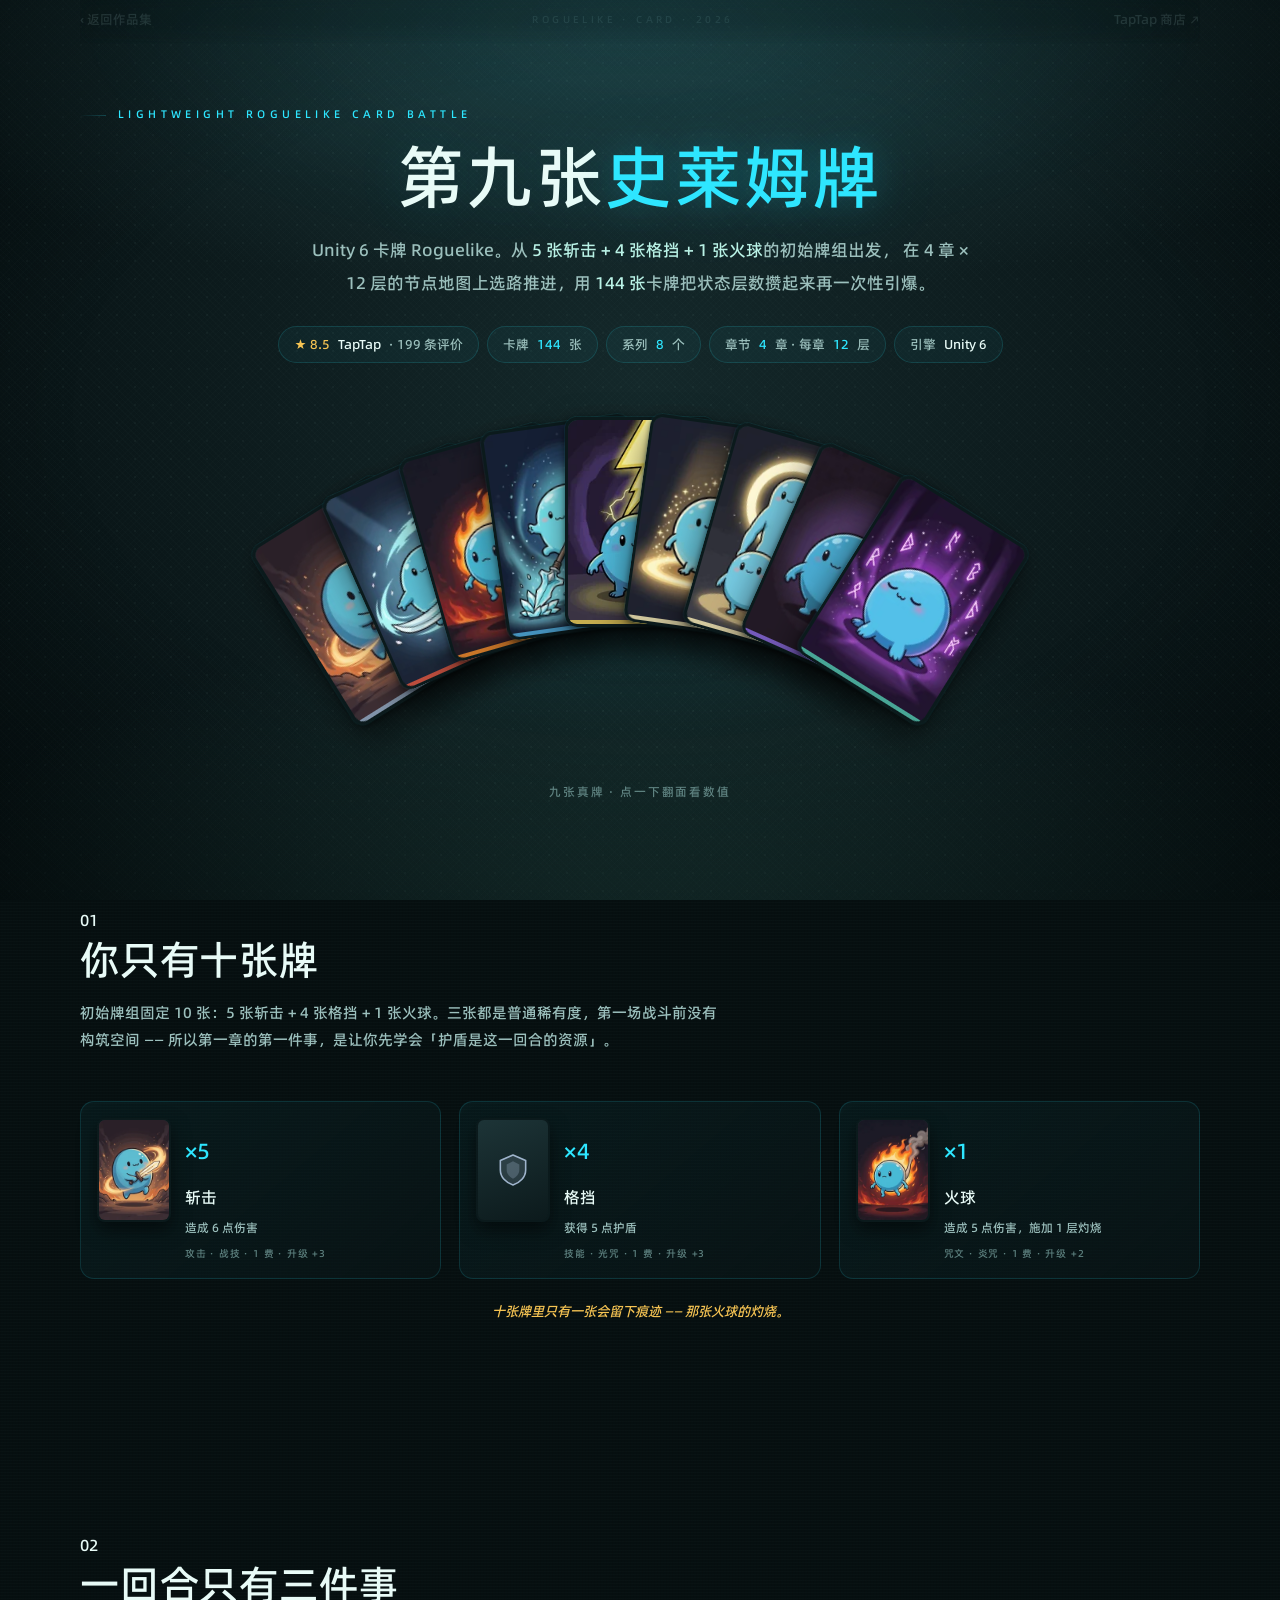
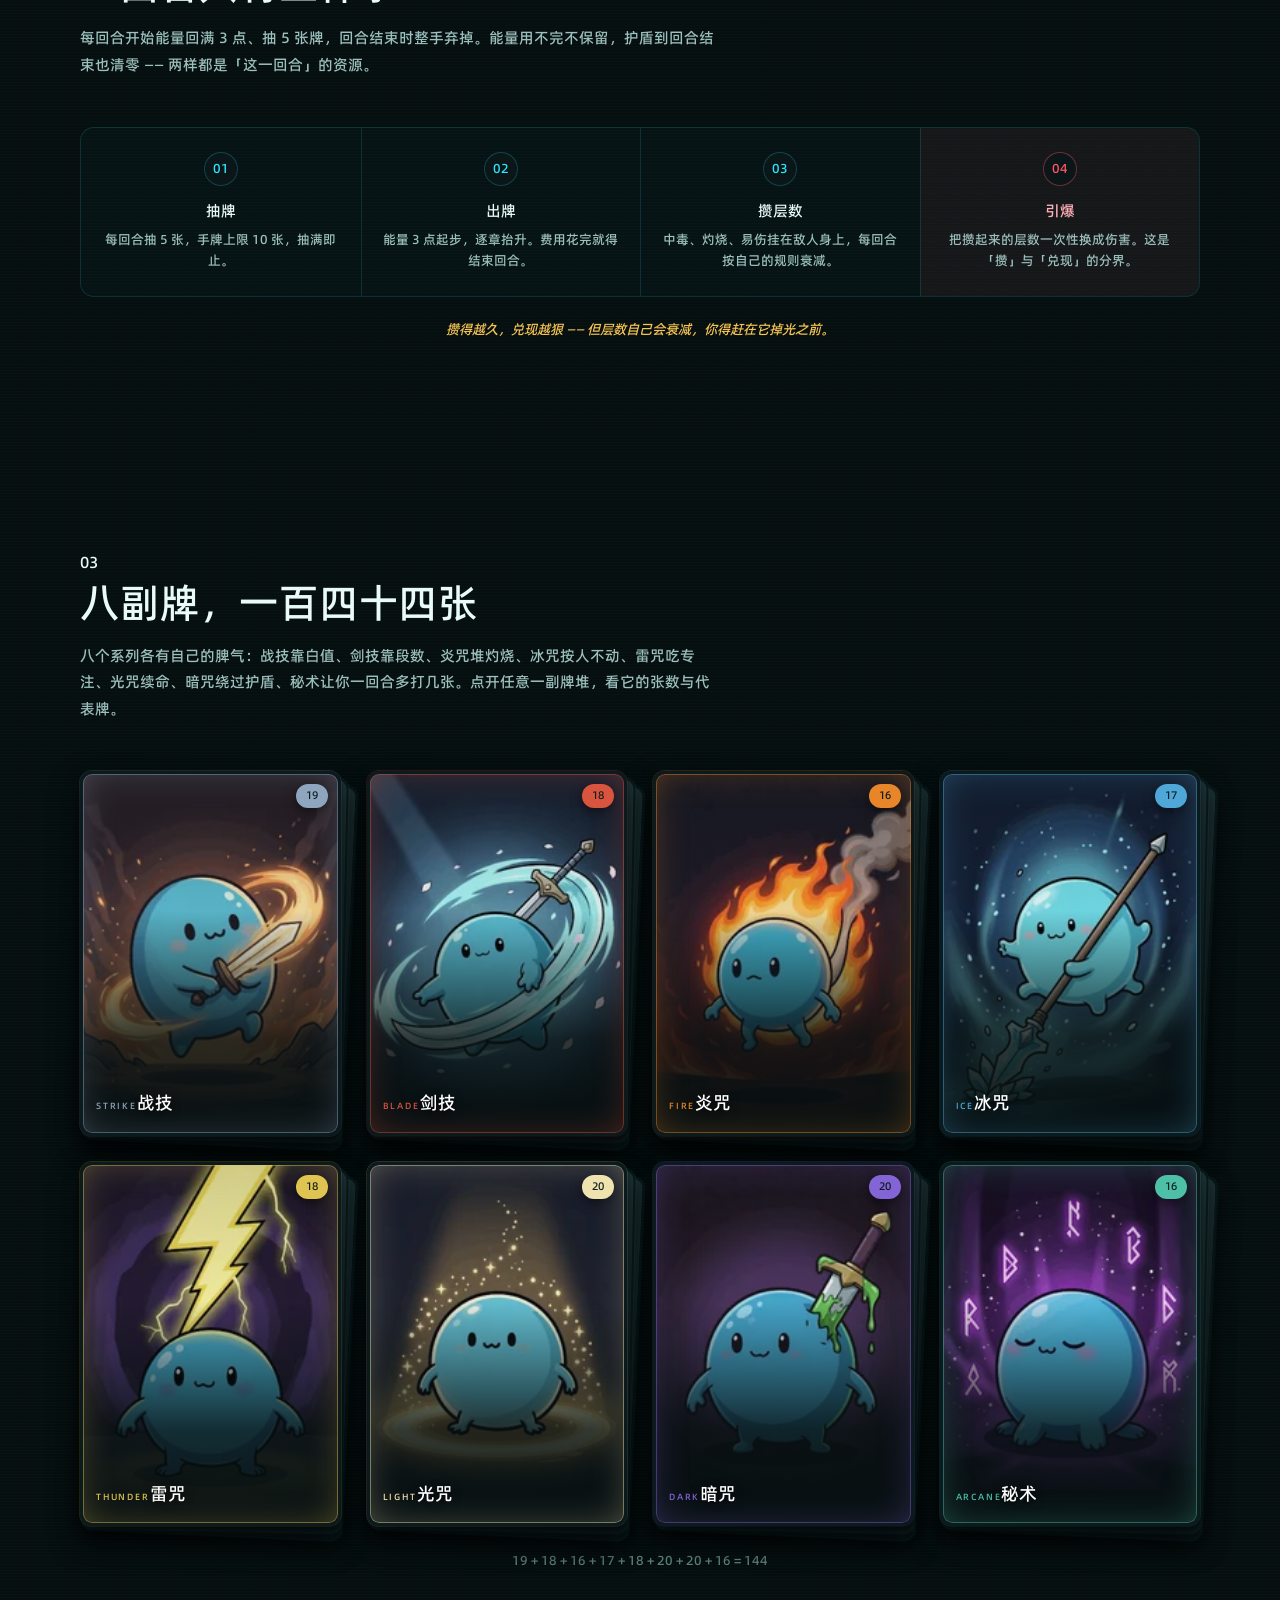
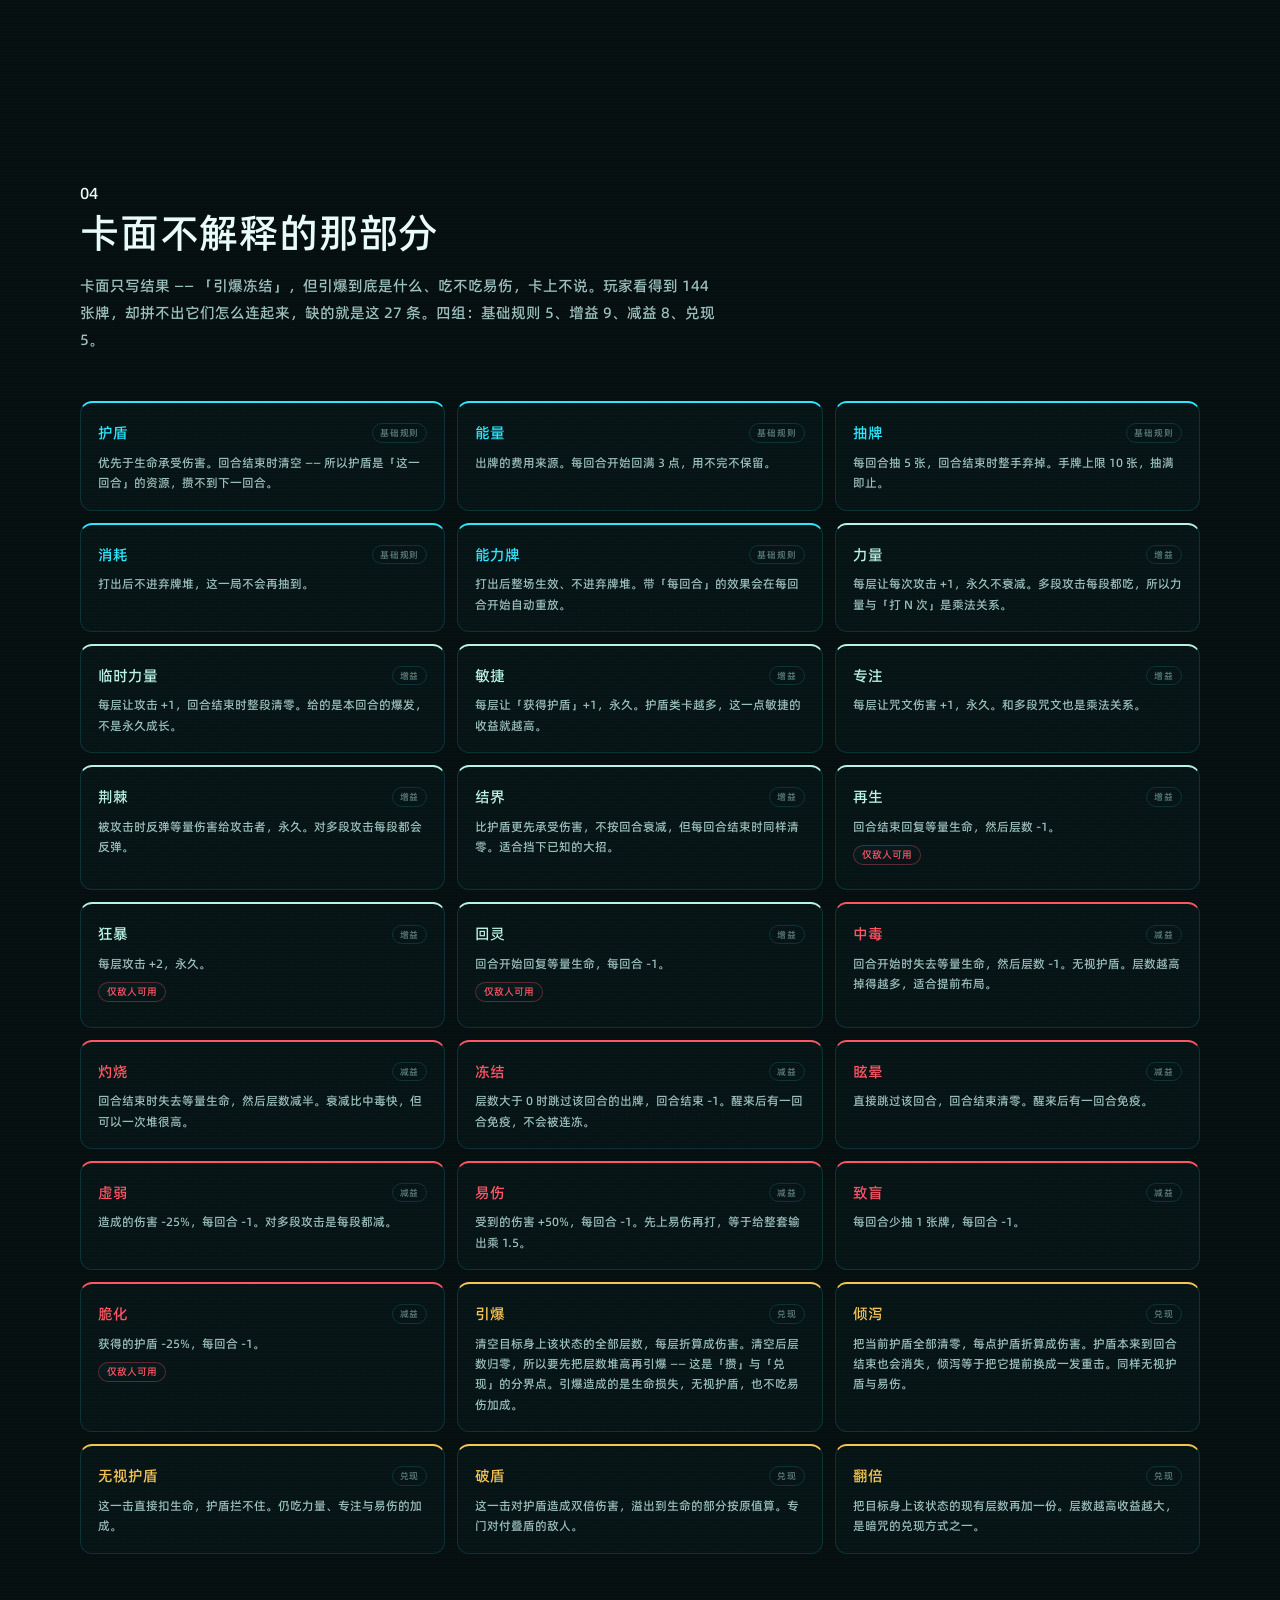
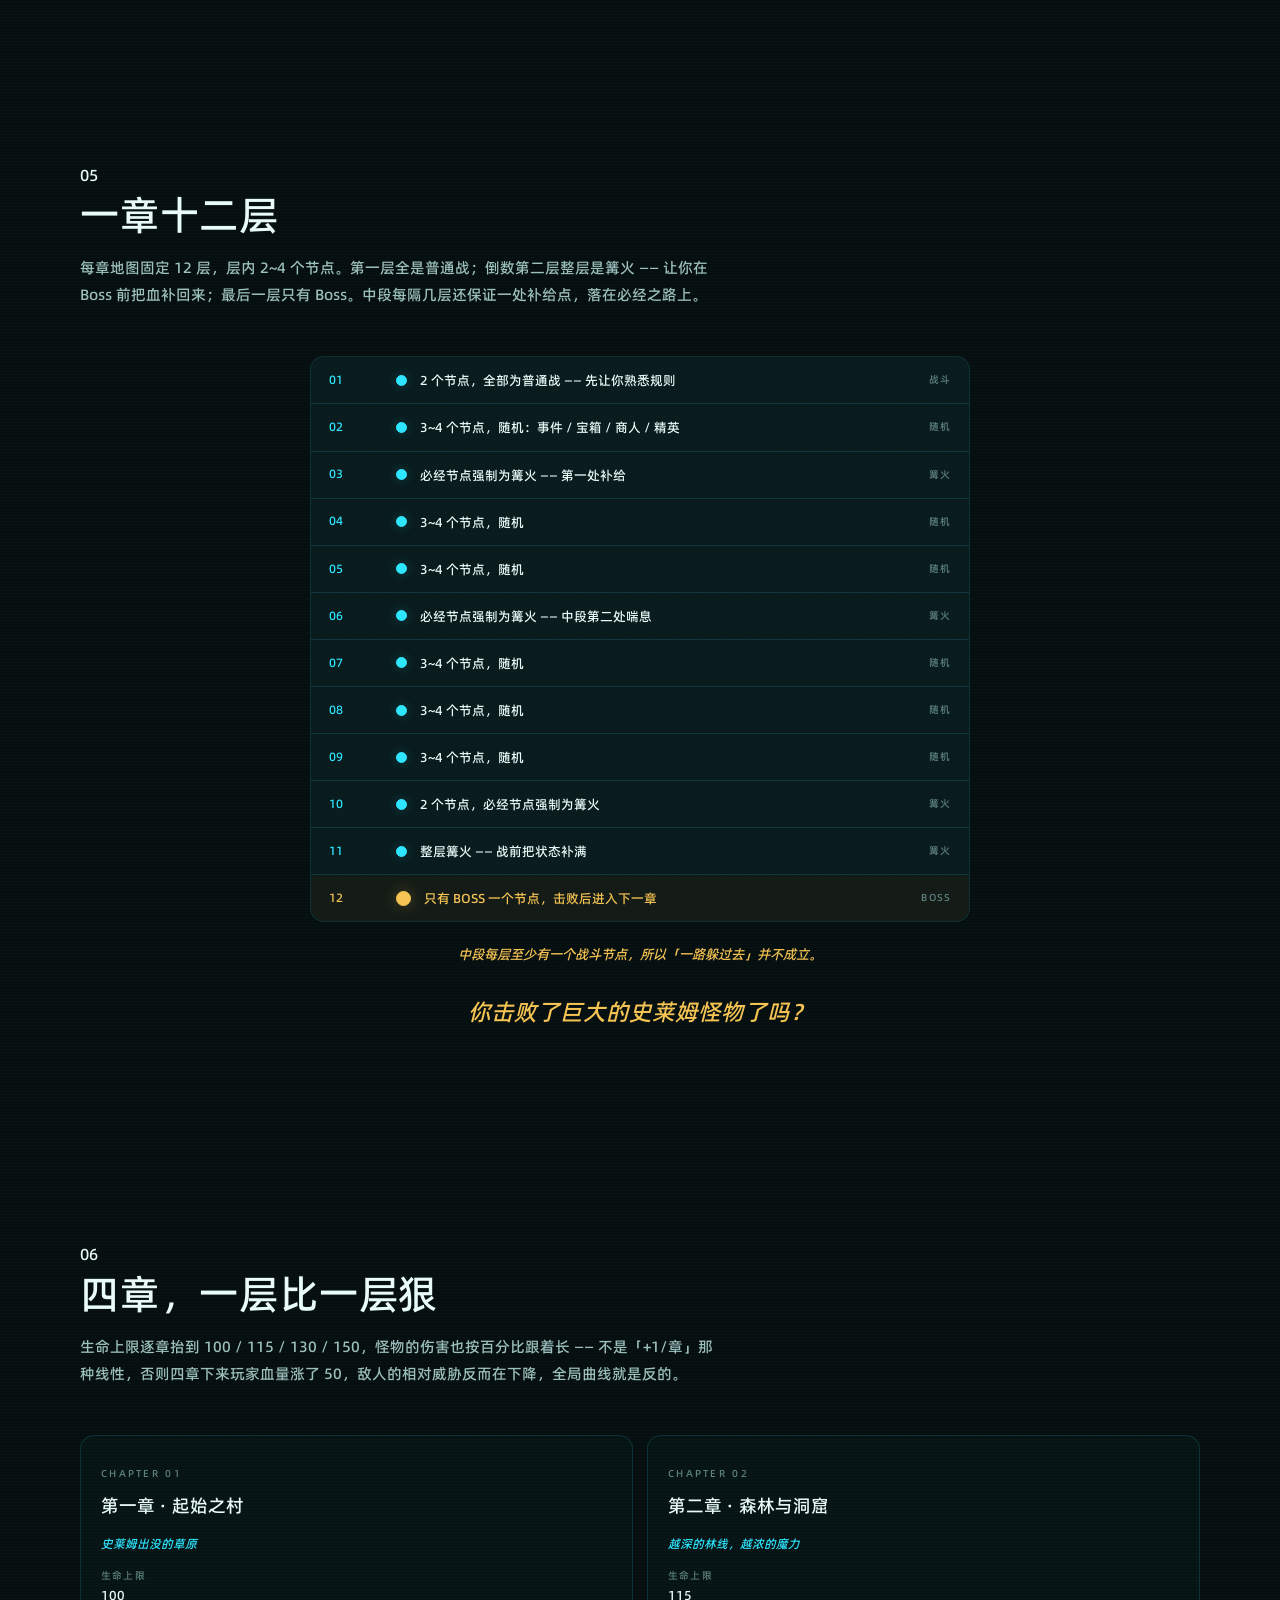
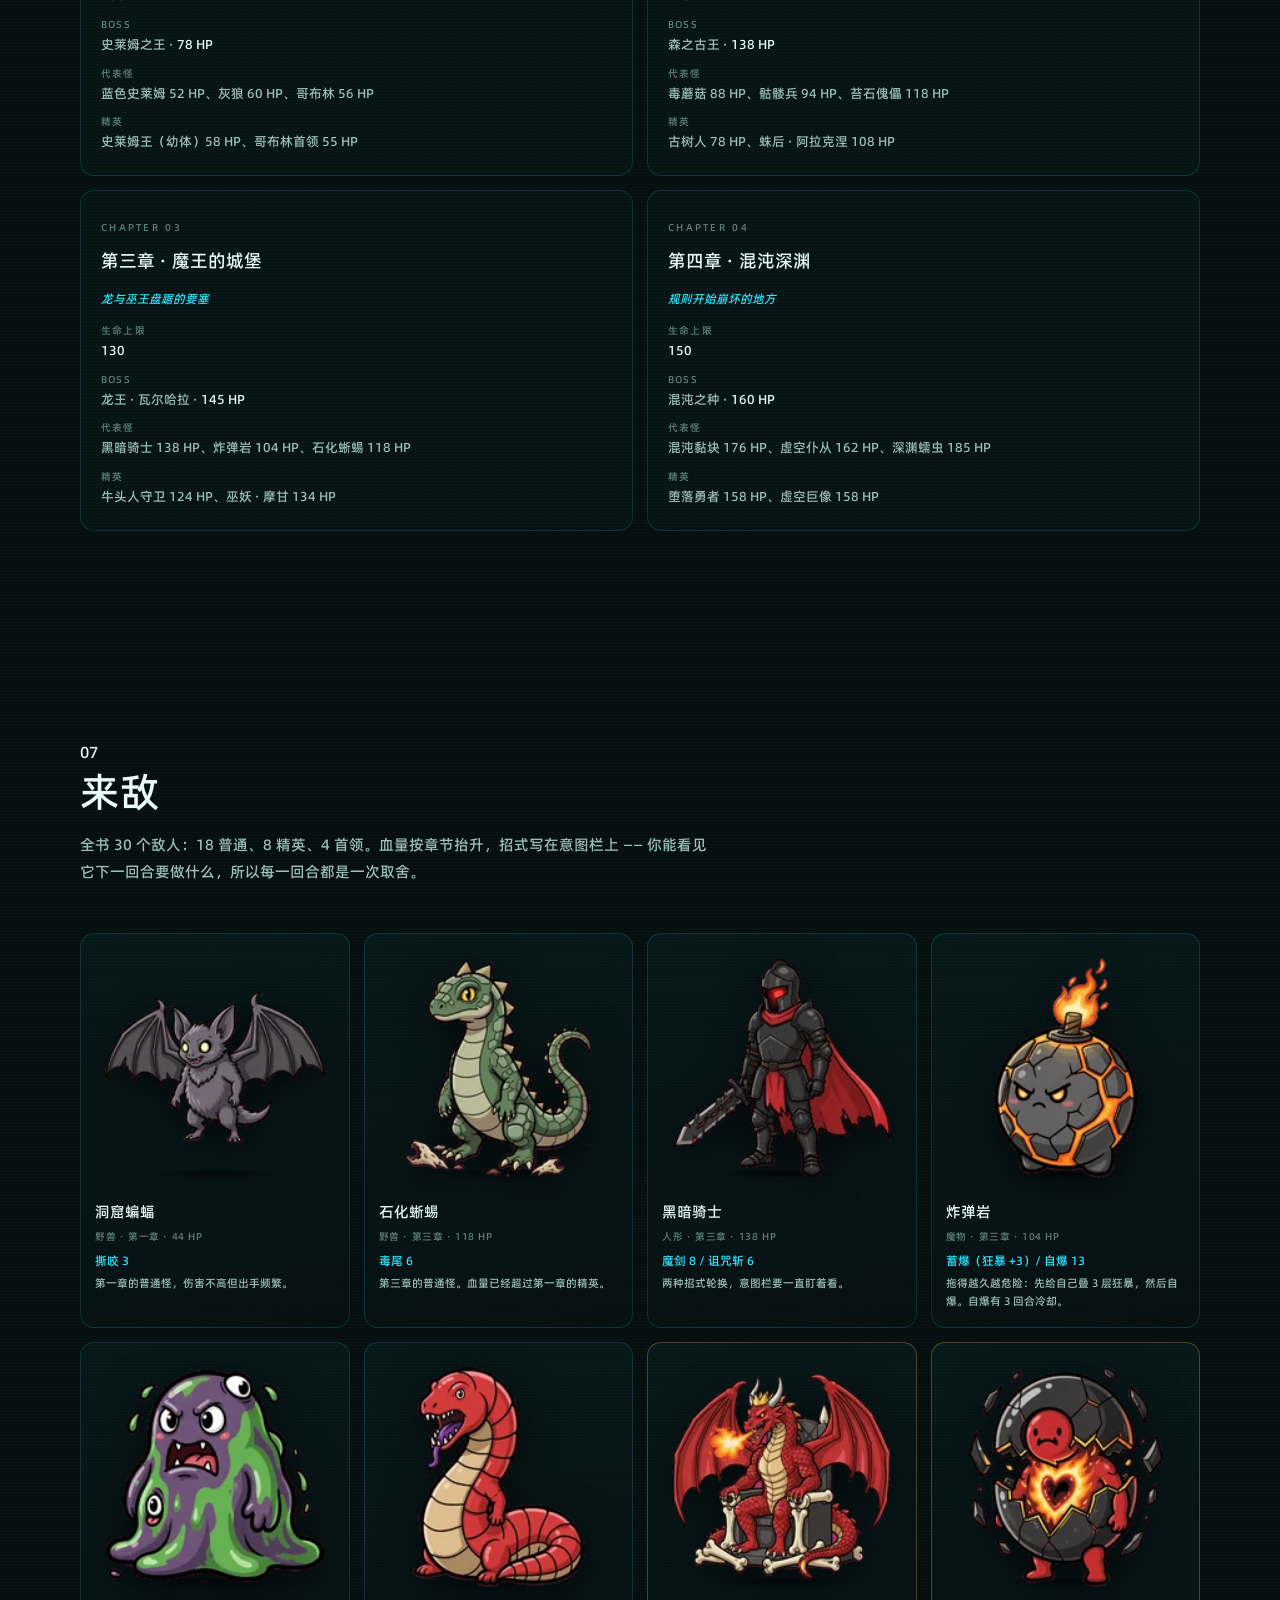
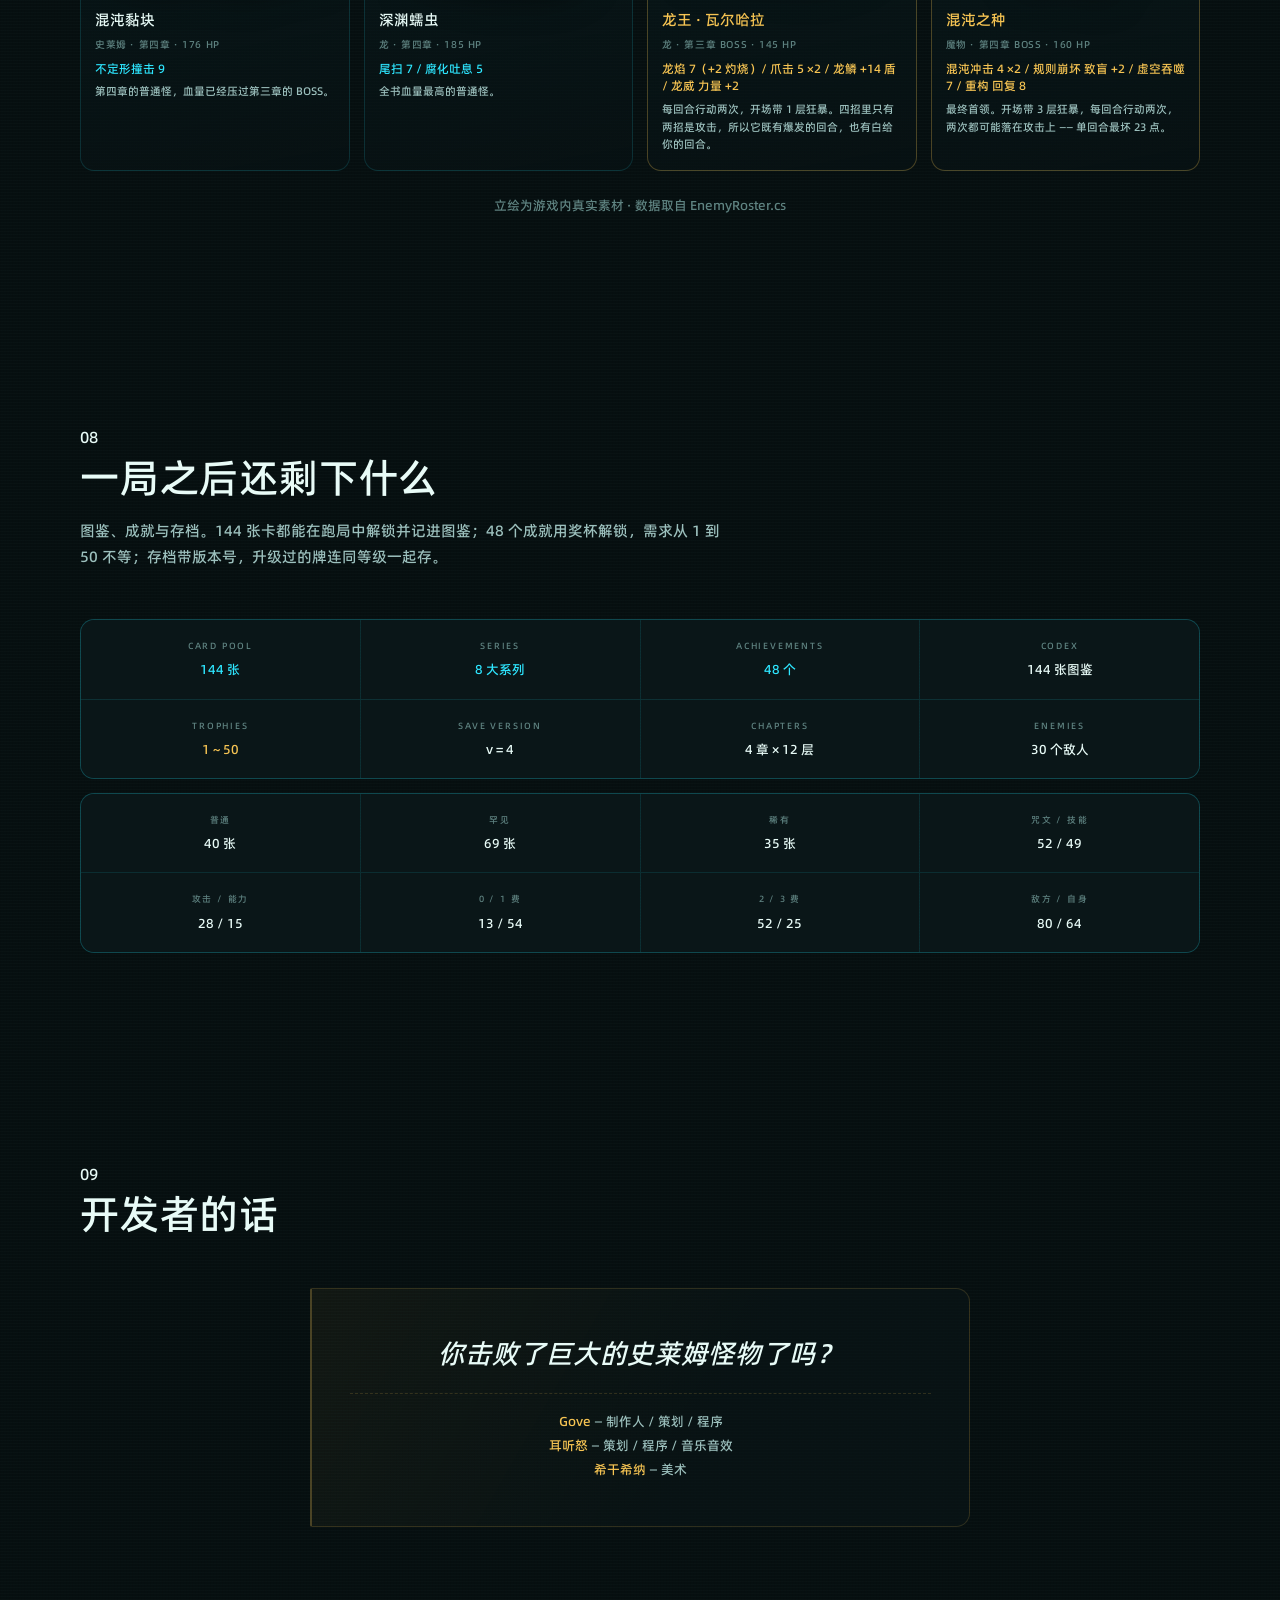
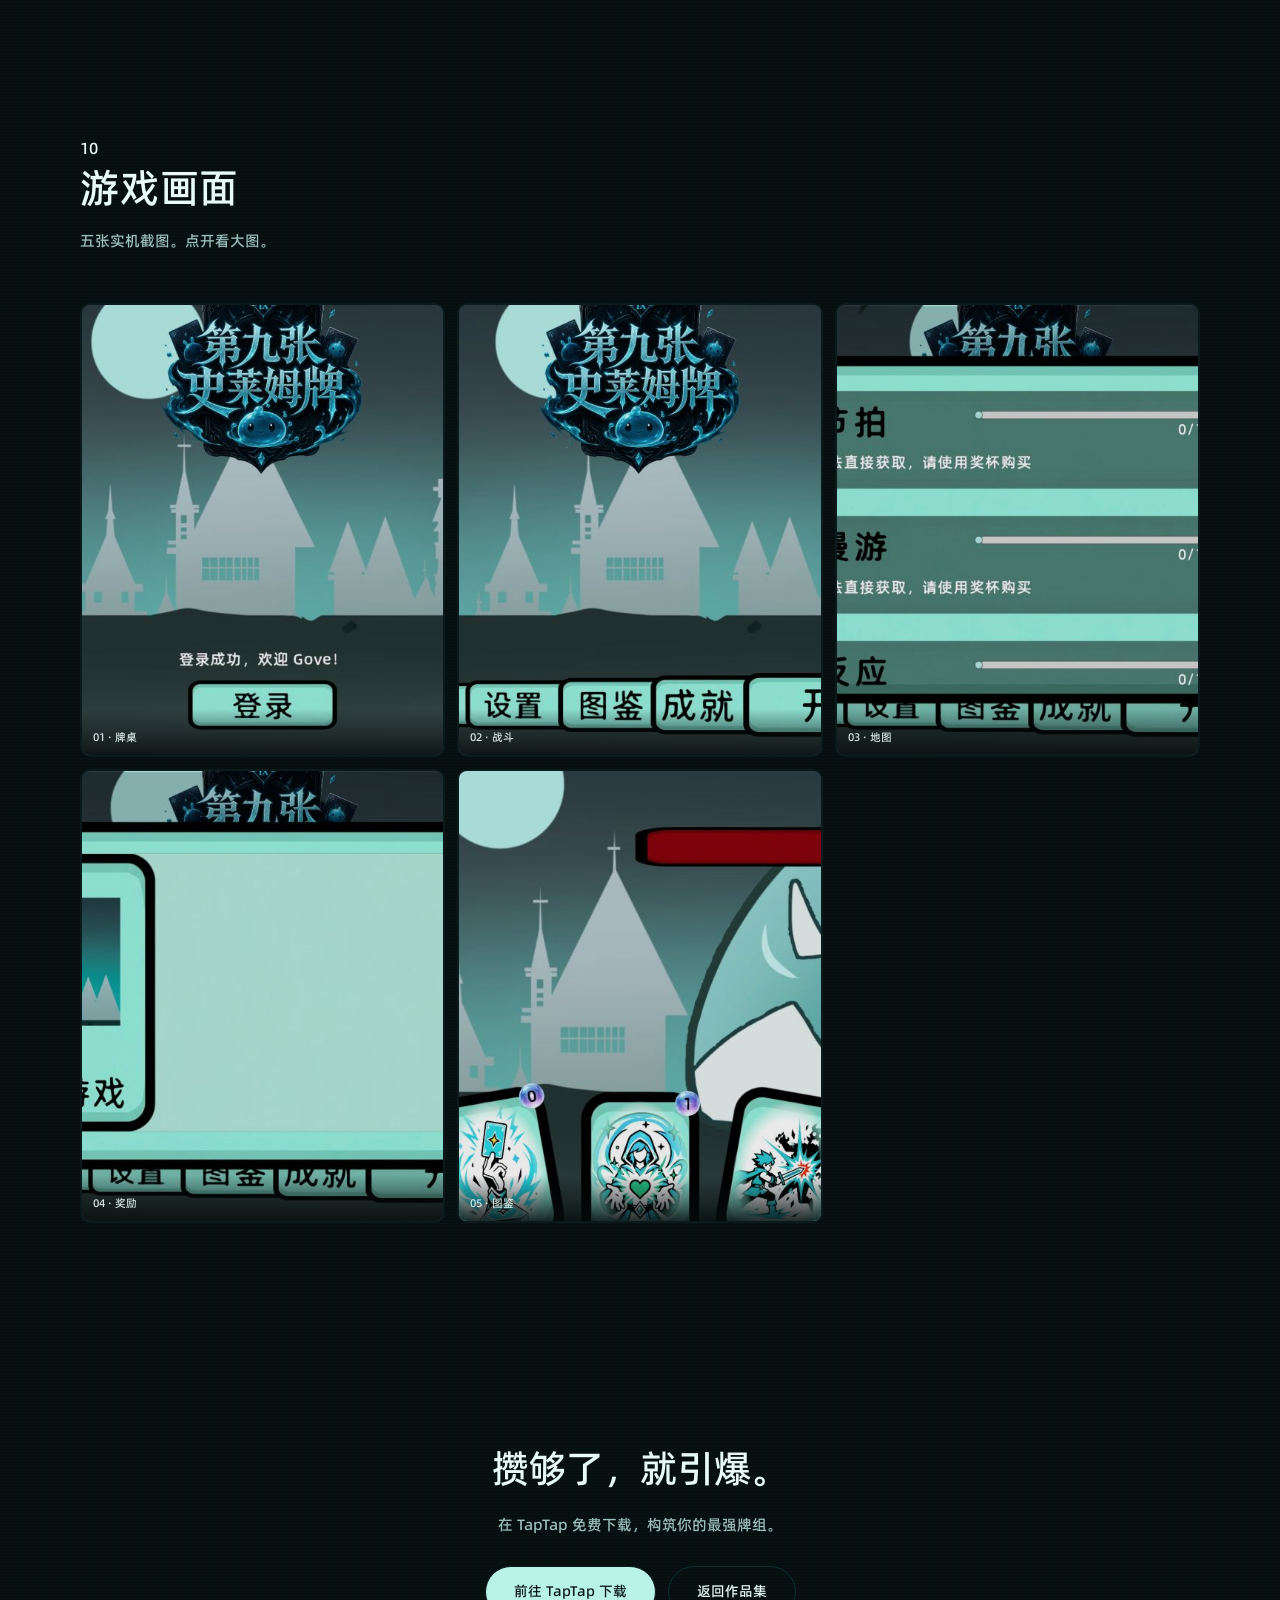
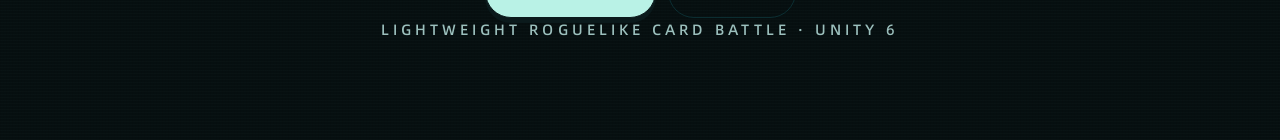
<file: games/ninth-slime-card/index.html>
<!DOCTYPE html>
<html lang="zh-CN">
<head>
<meta charset="UTF-8" />
<meta name="viewport" content="width=device-width, initial-scale=1.0" />
<title>第九张史莱姆牌 | Gove</title>
<meta name="description" content="第九张史莱姆牌：Unity 6 卡牌 Roguelike。144 张真实卡牌、8 个系列、4 章 12 层节点地图，从 5 斩击 + 4 格挡 + 1 火球的初始牌组出发，一层层打到混沌深渊。" />
<meta property="og:type" content="website" />
<meta property="og:title" content="第九张史莱姆牌 | Gove" />
<meta property="og:description" content="144 张卡牌 · 8 个系列 · 4 章节点地图。Unity 6 卡牌 Roguelike，每回合 3 点能量、5 张手牌，靠状态层数与引爆兑现滚出伤害。" />
<meta property="og:image" content="cover.jpg" />
<meta name="twitter:card" content="summary_large_image" />
<meta name="twitter:title" content="第九张史莱姆牌 | Gove" />
<meta name="twitter:description" content="144 张卡牌 · 8 个系列 · 4 章节点地图。Unity 6 卡牌 Roguelike。" />
<meta name="twitter:image" content="cover.jpg" />
<link rel="icon" href="data:image/svg+xml,%3Csvg xmlns='http://www.w3.org/2000/svg' viewBox='0 0 100 100'%3E%3Cellipse cx='50' cy='58' rx='38' ry='34' fill='%232ee6ff'/%3E%3Ccircle cx='38' cy='54' r='5' fill='%230b1a1c'/%3E%3Ccircle cx='62' cy='54' r='5' fill='%230b1a1c'/%3E%3C/svg%3E" />
<style>
/* ==========================================================================
   第九张史莱姆牌 —— 真正的牌桌
   绒布桌面 + 扇形手牌 + 可翻面的真实卡面。全部自包含，字体只用本地 woff2。
   ========================================================================== */

/* 游戏本体字体：阿里巴巴普惠体 65 Medium（已子集化）。
   声明 100–900 的字重区间，让浏览器直接用这套轮廓、不做合成加粗，
   层级交给字号 / 字距 / 颜色 / 光效来拉开。
   子集外的生僻字自动回退到下面的完整 fallback 栈。 */
@font-face {
  font-family: "Alibaba PuHuiTi 2.0";
  src: url("fonts/alibaba-puhuiti-65medium.woff2") format("woff2");
  font-weight: 100 900;
  font-style: normal;
  font-display: swap;
}

:root {
  /* 绒布 */
  --felt: #172a2c;
  --felt-deep: #0a1618;
  --felt-dark: #060f10;
  --felt-light: #22393c;
  --felt-line: #2f4a4d;

  /* 主题色 */
  --cyan: #2ee6ff;
  --cyan-deep: #0fb8d4;
  --cyan-dim: rgba(46, 230, 255, 0.22);
  --cyan-ghost: rgba(46, 230, 255, 0.07);
  --mint: #b9f2e6;
  --mint-deep: #7fd8c6;
  --blood: #ff5566;
  --mana: #8b7bff;
  --gold: #f6c453;
  --gold-dim: rgba(246, 196, 83, 0.28);

  /* 字 */
  --ink: #e8fbf7;
  --dim: #9cc0bd;
  --faint: #5f8381;
  --line: rgba(46, 230, 255, 0.14);

  /* 卡 */
  --card-stroke: #0b1a1c;
  --card-w: 150px;
  --card-h: 210px;

  /* 8 大系列色，取自 Theme.cs:32-39 */
  --s-strike: #8fa6bf;
  --s-blade: #d9553f;
  --s-fire: #e8862a;
  --s-ice: #4fa8d8;
  --s-thunder: #e0c452;
  --s-light: #efe3b0;
  --s-dark: #8465d6;
  --s-arcane: #4fc0a8;

  --sans: "Alibaba PuHuiTi 2.0", "PingFang SC", "Microsoft YaHei", sans-serif;
  --pad: clamp(16px, 4vw, 40px);

  /* ---- 渲染模式令牌-----------------------------
     mode = felt：底材是绒布，强调色是冷青 + 暖金，动效气质是「翻牌、布料经纬」。 */
  --paper: var(--felt-dark);
  --edge: var(--line);
  --accent: var(--cyan);
  --accent-2: var(--gold);
  --mode: felt;
  --grain: 0.55;

  /* ---- 缓动词汇-------------------------
     不再到处写 ease-out。四种手感各司其职：
     stage   舞台级大位移：两端收敛，起止速度都为 0
     flip    翻牌：过冲后回落，终点有轻微回弹
     deal    发牌：快速起步、长尾缓停
     lift    悬停抬起：短促、跟手
     统一收在这里，改一处就能调全页手感。 */
  --ease-stage: cubic-bezier(0.62, 0.02, 0.2, 1);
  --ease-flip: cubic-bezier(0.34, 1.42, 0.52, 1);
  --ease-deal: cubic-bezier(0.16, 0.84, 0.24, 1);
  --ease-lift: cubic-bezier(0.2, 0.8, 0.25, 1);
  --dur-stage: 0.85s;
  --dur-flip: 0.78s;
}

* { box-sizing: border-box; }
html { scroll-behavior: smooth; }

body {
  margin: 0;
  min-height: 100vh;
  color: var(--ink);
  font-family: var(--sans);
  line-height: 1.7;
  overflow-x: hidden;
  /* 织物经纬：两向极细纹理，模拟绒布纤维，随内容滚动（像真的布面） */
  background:
    repeating-linear-gradient(0deg,
      rgba(185, 242, 230, 0.016) 0 1px, transparent 1px 3px),
    repeating-linear-gradient(90deg,
      rgba(0, 0, 0, 0.055) 0 1px, transparent 1px 3px),
    var(--felt-dark);
  -webkit-font-smoothing: antialiased;
}

/* 牌桌上方的灯：用 position:fixed 伪元素锚定视口。
   刻意不用 background-attachment:fixed —— iOS Safari 会忽略该属性，
   灯光会跟着页面滚走。伪元素方案在所有浏览器上表现一致。
   z-index 0 在 .wrap（z-index 2）之下，不会盖住内容。

   分层晕染：单层 radial-gradient 是廉价的 —— 边缘只有一次衰减，看起来像
   一块贴上去的色斑。这里每团灯拆成 5 层同心椭圆，半径按 k=i/(n-1) 递变、
   透明度反向递变，叠出「中心实、外圈散」的厚度，接近真实灯具的衰减。
   透明度按 实测标定：近黑底上低于 ~0.2 等于没画，
   所以峰值取到 0.24 一级。 */
body::before {
  content: "";
  position: fixed; inset: 0;
  z-index: 0; pointer-events: none;
  background:
    /* --- 顶部冷青主光：从牌桌上沿打下来，5 层同心 --- */
    radial-gradient(560px 300px at 50% -6%,  rgba(46, 230, 255, 0.24), transparent 70%),
    radial-gradient(760px 400px at 50% -7%,  rgba(46, 230, 255, 0.20), transparent 70%),
    radial-gradient(960px 500px at 50% -8%,  rgba(46, 230, 255, 0.16), transparent 70%),
    radial-gradient(1180px 620px at 50% -9%, rgba(46, 230, 255, 0.12), transparent 70%),
    radial-gradient(1420px 760px at 50% -10%, rgba(46, 230, 255, 0.08), transparent 70%),
    /* --- 右上暖金侧光：让金色稀有感透出来，4 层 --- */
    radial-gradient(420px 260px at 88% 20%, rgba(246, 196, 83, 0.15), transparent 68%),
    radial-gradient(600px 370px at 88% 21%, rgba(246, 196, 83, 0.11), transparent 68%),
    radial-gradient(820px 500px at 88% 22%, rgba(246, 196, 83, 0.08), transparent 68%),
    radial-gradient(1080px 660px at 88% 23%, rgba(246, 196, 83, 0.05), transparent 68%),
    /* --- 左下冷紫底光：平衡冷暖，3 层 --- */
    radial-gradient(500px 360px at 10% 94%, rgba(139, 123, 255, 0.10), transparent 70%),
    radial-gradient(760px 540px at 10% 95%, rgba(139, 123, 255, 0.075), transparent 70%),
    radial-gradient(1020px 720px at 10% 96%, rgba(139, 123, 255, 0.05), transparent 70%);
}

/* 灯罩外的一圈绒布高光：贴着视口上沿，把冷青主光的「灯」坐实。
   同样用 fixed 伪元素，不参与滚动。 */
body::after {
  content: "";
  position: fixed;
  left: 50%;
  top: -180px;
  width: 1100px;
  height: 420px;
  transform: translateX(-50%);
  z-index: 0;
  pointer-events: none;
  border-radius: 50%;
  background: radial-gradient(ellipse at center,
    rgba(46, 230, 255, 0.075) 0%,
    rgba(46, 230, 255, 0.03) 44%,
    transparent 72%);
  filter: blur(26px);
}

a { color: inherit; text-decoration: none; }
img { display: block; max-width: 100%; }
button { font: inherit; color: inherit; }

/* ---------- 绒布桌面 ---------- */
.table {
  position: fixed;
  inset: 0;
  z-index: 0;
  pointer-events: none;
  background:
    radial-gradient(ellipse 130% 70% at 50% -6%, #1e3c3f 0%, transparent 56%),
    radial-gradient(ellipse 100% 62% at 50% 104%, #17312f 0%, transparent 58%),
    radial-gradient(circle at 50% 42%, #14282a 0%, #0a1618 68%, #050d0e 100%);
}
/* 绒布织纹：两向极淡的斜线 + 点阵绒毛 */
.table::before {
  content: "";
  position: absolute;
  inset: 0;
  opacity: 0.55;
  background-image:
    repeating-linear-gradient(45deg, rgba(185, 242, 230, 0.022) 0 1px, transparent 1px 4px),
    repeating-linear-gradient(-45deg, rgba(185, 242, 230, 0.018) 0 1px, transparent 1px 4px);
}
.table::after {
  content: "";
  position: absolute;
  inset: 0;
  opacity: 0.7;
  background-image: radial-gradient(circle, rgba(185, 242, 230, 0.05) 1px, transparent 1.4px);
  background-size: 18px 18px;
}
/* 桌面边缘的暗角，把视线收进中间 */
.edge {
  position: fixed;
  inset: 0;
  z-index: 1;
  pointer-events: none;
  background: radial-gradient(ellipse 96% 82% at 50% 46%,
    transparent 0%, transparent 46%, rgba(4, 11, 12, 0.55) 82%, rgba(3, 8, 9, 0.92) 100%);
}

.wrap {
  position: relative;
  z-index: 2;
  width: min(1120px, calc(100% - var(--pad) * 2));
  margin: 0 auto;
}

/* ---------- 顶栏 ---------- */
.topbar {
  position: sticky;
  top: 0;
  z-index: 40;
  display: flex;
  align-items: center;
  justify-content: space-between;
  gap: 14px;
  padding: 14px 0;
  background: linear-gradient(180deg, rgba(6, 15, 16, 0.94) 55%, rgba(6, 15, 16, 0));
  -webkit-backdrop-filter: blur(6px);
  backdrop-filter: blur(6px);
}
.topbar a {
  font-size: 13px;
  color: var(--dim);
  transition: color 0.3s ease, text-shadow 0.3s ease;
}
.topbar a:hover, .topbar a:focus-visible {
  color: var(--cyan);
  text-shadow: 0 0 18px var(--cyan-dim);
  outline: none;
}
.topbar .back::before { content: "‹ "; font-weight: 700; }
.topbar .store::after { content: " ↗"; font-size: 11px; }
.topbar .brand {
  font-size: 10px;
  letter-spacing: 0.34em;
  color: var(--faint);
  text-transform: uppercase;
  white-space: nowrap;
}

/* ---------- 影院外壳：静置后顶栏退场 ----------
   参考 bumpActivity：鼠标一动就恢复，停手 2 秒后淡出，把画面让给牌桌。
   只在 JS 跑起来时才加 .is-idle（无 JS 时顶栏永远在位，不会「消失」）。
   退场只降不透明度、保留可点性 —— 淡出时依然能点到返回链接。 */
.js .topbar {
  transition: opacity 0.9s var(--ease-stage),
              transform 0.9s var(--ease-stage),
              filter 0.9s var(--ease-stage);
}
.js .topbar.is-idle {
  opacity: 0.16;
  transform: translateY(-6px);
  filter: blur(0.4px);
}
.js .topbar.is-idle:hover,
.js .topbar.is-idle:focus-within {
  opacity: 1;
  transform: none;
  filter: none;
}

/* ---------- 通用章节头 ---------- */
.kicker {
  display: flex;
  align-items: center;
  gap: 12px;
  margin: 0 0 14px;
  font-size: 10.5px;
  letter-spacing: 0.42em;
  text-transform: uppercase;
  color: var(--cyan);
}
.kicker::before {
  content: "";
  width: 26px;
  height: 1px;
  flex-shrink: 0;
  background: linear-gradient(90deg, transparent, var(--cyan-dim));
}
.center .kicker { justify-content: center; }
.center .kicker::after {
  content: "";
  width: 26px;
  height: 1px;
  flex-shrink: 0;
  background: linear-gradient(90deg, var(--cyan-dim), transparent);
}

.section { padding: clamp(56px, 9vw, 104px) 0; }
.section-head { margin: 0 0 clamp(28px, 5vw, 48px); }
.section-head.center { text-align: center; }
.section-head h2 {
  margin: 0;
  font-size: clamp(25px, 4.4vw, 40px);
  font-weight: 800;
  line-height: 1.3;
  letter-spacing: 0.02em;
}
.section-head p {
  margin: 14px 0 0;
  max-width: 640px;
  color: var(--dim);
  font-size: 14.5px;
  line-height: 1.85;
}
.section-head.center p { margin-left: auto; margin-right: auto; }

/* ---------- 入场 ---------- */
.js .reveal {
  opacity: 0;
  transform: translateY(28px);
  /* 两端收敛：起步与收尾速度都为 0，比 ease-out 少了「一顿」的感觉 */
  transition: opacity var(--dur-stage) var(--ease-stage),
              transform var(--dur-stage) var(--ease-stage);
}
.js .reveal.in { opacity: 1; transform: none; }

/* ==========================================================================
   开桌 —— Hero
   ========================================================================== */
.hero {
  position: relative;
  padding: clamp(28px, 5vw, 56px) 0 0;
  text-align: center;
}
.hero h1 {
  margin: 0;
  font-size: clamp(34px, 7.2vw, 68px);
  font-weight: 800;
  line-height: 1.14;
  letter-spacing: 0.03em;
  text-shadow: 0 0 60px rgba(46, 230, 255, 0.12);
}
.hero h1 .cyan {
  color: var(--cyan);
  text-shadow: 0 0 34px var(--cyan-dim), 0 0 80px rgba(46, 230, 255, 0.18);
}
.hero .sub {
  margin: 20px auto 0;
  max-width: 660px;
  color: var(--dim);
  font-size: clamp(14.5px, 1.9vw, 16.5px);
  line-height: 1.95;
}
.hero .sub b { color: var(--mint); }

/* 元信息条 */
.meta {
  margin: 26px auto 0;
  display: flex;
  flex-wrap: wrap;
  justify-content: center;
  gap: 8px;
}
.chip {
  display: inline-flex;
  align-items: center;
  gap: 8px;
  padding: 7px 15px;
  border-radius: 999px;
  border: 1px solid var(--line);
  background: rgba(46, 230, 255, 0.045);
  font-size: 12.5px;
  color: var(--dim);
  white-space: nowrap;
}
.chip .star { color: var(--gold); }
.chip b { color: var(--ink); }
.chip .num { color: var(--cyan); }

/* ==========================================================================
   扇形手牌 —— 9 张真实卡面
   ========================================================================== */
.table-area {
  position: relative;
  margin: clamp(30px, 6vw, 54px) auto 0;
  width: 100%;
  /* 卡片的稀有度光晕比卡片本身大一圈，旋转后包围盒会伸出视口。
     它只是装饰，横向裁掉即可；纵向保持 visible，免得切掉卡片和悬浮位移。 */
  overflow-x: clip;
}

/* 桌面上的一圈青光，牌落在这里 */
.table-area::before {
  content: "";
  position: absolute;
  left: 50%;
  top: 46%;
  width: min(760px, 96%);
  height: 300px;
  transform: translate(-50%, -50%);
  pointer-events: none;
  background: radial-gradient(ellipse at center,
    rgba(46, 230, 255, 0.10) 0%,
    rgba(46, 230, 255, 0.03) 42%,
    transparent 70%);
  filter: blur(6px);
}

.fan {
  /* 扇形张开幅度随视口收窄：pivot 越近、单步角度越小，整排占宽就越小。
     角度不能用 vw 做 clamp（deg 与 length 不能混算），所以按断点给值。 */
  --pivot: 620px;
  --step: 8deg;
  position: relative;
  height: calc(var(--card-h) + 150px);
  display: flex;
  justify-content: center;
  perspective: 1600px;
}

.card {
  --i: 0;
  --rot: calc(var(--i) * var(--step));
  position: absolute;
  top: 0;
  left: 50%;
  width: var(--card-w);
  height: var(--card-h);
  margin-left: calc(var(--card-w) / -2);
  padding: 0;
  border: 0;
  background: none;
  cursor: pointer;
  transform-origin: 50% var(--pivot);
  transform: rotate(var(--rot));
  transition: transform 0.42s var(--ease-lift);
  perspective: 1100px;
  -webkit-tap-highlight-color: transparent;
  /* 发牌：从桌心方向飞入 + 淡出。用 animation 而非 transition，
     这样它只播一次，不会和悬停的 transform 打架。
     delay 由 --i 递推，9 张牌依次落桌。 */
  animation: deal 0.72s var(--ease-deal) backwards;
  animation-delay: calc(var(--i) * 90ms + 120ms);
}
@keyframes deal {
  from {
    opacity: 0;
    transform: rotate(calc(var(--rot) * 0.25)) translateY(64px) scale(0.86);
  }
  to {
    opacity: 1;
    transform: rotate(var(--rot));
  }
}
/* 悬停：抬起 + 放大 + 站到最前 */
.card:hover,
.card:focus-visible {
  transform: rotate(var(--rot)) translateY(-30px) scale(1.07);
  z-index: 30;
  outline: none;
}
.card:focus-visible .card-3d { box-shadow: 0 0 0 3px var(--cyan), 0 22px 46px rgba(0, 0, 0, 0.6); }
.card.flipped { z-index: 31; }

.card-3d {
  position: relative;
  display: block;
  width: 100%;
  height: 100%;
  transform-style: preserve-3d;
  /* 翻牌用「过冲回落」曲线：终点越过 180° 一点再弹回，收势有实体感，
     不是硬停在某个角度。 */
  transition: transform var(--dur-flip) var(--ease-flip), box-shadow 0.4s ease;
  border-radius: 12px;
  /* 分层描边：三层影子叠加 —— 贴地的紧影 + 中程扩散 + 一圈青色内描边。
     单层 box-shadow 会让卡片像贴纸，三层才有厚度。 */
  box-shadow:
    0 2px 6px rgba(0, 0, 0, 0.5),
    0 16px 34px rgba(0, 0, 0, 0.55),
    0 0 0 1px rgba(46, 230, 255, 0.10);
}
.card.flipped .card-3d { transform: rotateY(180deg); }

.card-face {
  position: absolute;
  inset: 0;
  border-radius: 12px;
  overflow: hidden;
  -webkit-backface-visibility: hidden;
  backface-visibility: hidden;
  border: 3px solid var(--card-stroke);
}

/* 正面：真实卡面图 */
.card-front {
  background: linear-gradient(160deg, #1d3437, #0c1a1c);
}
.card-front img {
  width: 100%;
  height: 100%;
  object-fit: cover;
  border-radius: 9px;
}
/* 卡面底部的一条系列色 */
.card-front::after {
  content: "";
  position: absolute;
  left: 0;
  right: 0;
  bottom: 0;
  height: 4px;
  background: var(--sc, var(--cyan));
  opacity: 0.85;
}

/* 背面：真实数值 */
.card-back {
  transform: rotateY(180deg);
  display: flex;
  flex-direction: column;
  gap: 7px;
  padding: 12px 11px;
  text-align: left;
  background:
    radial-gradient(ellipse at 50% 0%, rgba(46, 230, 255, 0.10), transparent 62%),
    linear-gradient(165deg, #16292c, #081416);
  border-color: var(--sc, var(--cyan));
  border-width: 2px;
}
.card-back .cb-top {
  display: flex;
  align-items: center;
  gap: 6px;
}
.card-back .cb-cost {
  flex-shrink: 0;
  width: 21px;
  height: 21px;
  border-radius: 50%;
  display: grid;
  place-items: center;
  font-size: 11px;
  color: #fff;
  background: radial-gradient(circle at 34% 28%, #b9aaff, var(--mana) 76%);
  border: 1.5px solid var(--card-stroke);
}
.card-back .cb-series {
  font-size: 9px;
  letter-spacing: 0.14em;
  text-transform: uppercase;
  color: var(--sc, var(--cyan));
  white-space: nowrap;
  overflow: hidden;
  text-overflow: ellipsis;
}
.card-back .cb-name {
  font-size: 15px;
  line-height: 1.2;
  color: var(--mint);
}
.card-back .cb-text {
  margin: 0;
  font-size: 10.5px;
  line-height: 1.55;
  color: var(--dim);
}
.card-back .cb-up {
  margin-top: auto;
  padding-top: 6px;
  border-top: 1px dashed rgba(46, 230, 255, 0.16);
  font-size: 9px;
  letter-spacing: 0.06em;
  color: var(--faint);
}

/* 悬停时卡面泛起的稀有度光。
   分层晕染：5 层同心椭圆由内向外衰减，比单层 radial-gradient 多出
   「内圈实、外圈散」的过渡带 —— 单层只有一次衰减，看着像贴了块色斑。 */
.card-glow {
  position: absolute;
  /* 盒子与卡片同尺寸：外扩的那圈交给 blur 的油墨溢出（ink overflow），
     它不参与滚动尺寸计算，所以窄屏下不会把页面撑出横向滚动条。 */
  inset: 0;
  border-radius: 12px;
  pointer-events: none;
  opacity: 0;
  transition: opacity 0.4s ease;
  background:
    radial-gradient(ellipse 42% 40% at 50% 50%, var(--sc, var(--cyan)), transparent 70%),
    radial-gradient(ellipse 58% 54% at 50% 50%, var(--sc, var(--cyan)), transparent 70%),
    radial-gradient(ellipse 74% 68% at 50% 50%, var(--sc, var(--cyan)), transparent 70%),
    radial-gradient(ellipse 90% 82% at 50% 50%, var(--sc, var(--cyan)), transparent 70%),
    radial-gradient(ellipse 108% 98% at 50% 50%, var(--sc, var(--cyan)), transparent 70%);
  filter: blur(14px);
  z-index: -1;
}
.card:hover .card-glow,
.card:focus-visible .card-glow { opacity: 0.34; }

/* 扇形下方的提示 */
.fan-hint {
  position: relative;
  margin: 6px 0 0;
  text-align: center;
  font-size: 11.5px;
  letter-spacing: 0.16em;
  color: var(--faint);
}

/* ==========================================================================
   起手 —— 初始牌组
   ========================================================================== */
.hand-row {
  display: grid;
  grid-template-columns: repeat(3, 1fr);
  gap: 18px;
}
.mini {
  position: relative;
  display: flex;
  gap: 14px;
  padding: 16px;
  border: 1px solid var(--line);
  border-radius: 14px;
  background: linear-gradient(140deg, rgba(46, 230, 255, 0.05), rgba(10, 22, 24, 0.6));
  transition: transform 0.4s ease, border-color 0.4s ease, box-shadow 0.4s ease;
}
.mini:hover {
  transform: translateY(-4px);
  border-color: var(--cyan-dim);
  box-shadow: 0 18px 36px rgba(0, 0, 0, 0.45);
}
.mini-art {
  flex-shrink: 0;
  width: 74px;
  height: 104px;
  border-radius: 8px;
  overflow: hidden;
  border: 2px solid var(--card-stroke);
  background: linear-gradient(160deg, #1d3437, #0c1a1c);
  box-shadow: 0 8px 18px rgba(0, 0, 0, 0.5);
}
.mini-art img { width: 100%; height: 100%; object-fit: cover; }
.mini-art svg { width: 100%; height: 100%; padding: 16px; }
.mini-body { min-width: 0; }
.mini-cnt {
  font-size: 22px;
  line-height: 1;
  color: var(--cyan);
  letter-spacing: 0.02em;
}
.mini-name {
  margin: 6px 0 0;
  font-size: 16px;
  color: var(--ink);
}
.mini-ds {
  margin: 6px 0 0;
  font-size: 12px;
  line-height: 1.6;
  color: var(--dim);
}
.mini-tag {
  margin: 8px 0 0;
  font-size: 10px;
  letter-spacing: 0.08em;
  color: var(--faint);
}
.note {
  margin: 22px 0 0;
  text-align: center;
  font-size: 13.5px;
  color: var(--gold);
  font-style: italic;
}

/* ==========================================================================
   循环 —— 四步
   ========================================================================== */
.loop {
  display: grid;
  grid-template-columns: repeat(4, 1fr);
  border: 1px solid var(--line);
  border-radius: 14px;
  overflow: hidden;
  background: rgba(46, 230, 255, 0.02);
}
.loop .step {
  position: relative;
  padding: 24px 18px;
  text-align: center;
  transition: background 0.4s ease;
}
.loop .step + .step { border-left: 1px solid var(--line); }
.loop .step:hover { background: rgba(46, 230, 255, 0.05); }
.loop .step .n {
  width: 34px;
  height: 34px;
  margin: 0 auto 12px;
  border-radius: 50%;
  display: grid;
  place-items: center;
  font-size: 13px;
  color: var(--cyan);
  border: 1px solid var(--cyan-dim);
  background: var(--felt-deep);
}
.loop .step h3 { margin: 0 0 6px; font-size: 15px; color: var(--ink); }
.loop .step p { margin: 0; font-size: 12.5px; line-height: 1.7; color: var(--dim); }
.loop .step.boom { background: rgba(255, 85, 102, 0.06); }
.loop .step.boom .n { border-color: rgba(255, 85, 102, 0.4); color: var(--blood); }
.loop .step.boom h3 { color: #ffb0b8; }

/* ==========================================================================
   牌库 —— 8 个系列，做成牌堆
   ========================================================================== */
.deck-grid {
  display: grid;
  grid-template-columns: repeat(4, 1fr);
  gap: clamp(16px, 2.4vw, 26px);
}

/* 牌堆容器：保持 5:7 的牌比例 */
.deck {
  position: relative;
  aspect-ratio: 5 / 7;
  perspective: 1200px;
  cursor: pointer;
  -webkit-tap-highlight-color: transparent;
  outline: none;
  /* 发牌：牌堆从桌面浮起，依次落位 */
  animation: deal-pile 0.7s var(--ease-deal) backwards;
  animation-delay: calc(var(--i, 0) * 70ms + 100ms);
}
@keyframes deal-pile {
  from { opacity: 0; transform: translateY(40px) scale(0.92); }
  to   { opacity: 1; transform: none; }
}
/* 底下压着的几张牌 */
.deck::before,
.deck::after {
  content: "";
  position: absolute;
  inset: 0;
  border-radius: 12px;
  border: 2px solid var(--card-stroke);
  background: linear-gradient(165deg, var(--felt-light), var(--felt-deep));
  transition: transform 0.45s var(--ease-lift);
  z-index: 0;
  box-shadow: 0 10px 24px rgba(0, 0, 0, 0.45), 0 0 0 1px rgba(46, 230, 255, 0.07);
}
.deck::before { transform: translate(9px, 9px) rotate(2.6deg); }
.deck::after  { transform: translate(4px, 4px) rotate(1.2deg); }
.deck:hover::before { transform: translate(15px, 13px) rotate(4.2deg); }
.deck:hover::after  { transform: translate(7px, 6px) rotate(2deg); }

.deck-3d {
  position: absolute;
  inset: 0;
  z-index: 1;
  transform-style: preserve-3d;
  /* 过冲回落，和手牌翻面同一套手感 */
  transition: transform var(--dur-flip) var(--ease-flip);
  border-radius: 12px;
}
.deck.flipped .deck-3d { transform: rotateY(180deg); }

.deck-face {
  position: absolute;
  inset: 0;
  border-radius: 12px;
  overflow: hidden;
  -webkit-backface-visibility: hidden;
  backface-visibility: hidden;
  border: 3px solid var(--card-stroke);
  /* 分层描边：紧影 + 中程扩散 + 系列色内描边 */
  box-shadow:
    0 2px 5px rgba(0, 0, 0, 0.45),
    0 14px 30px rgba(0, 0, 0, 0.5),
    0 0 0 1px color-mix(in srgb, var(--sc, var(--cyan)) 22%, transparent);
}

/* 正面：真实卡面 + 系列信息 */
.deck-front { background: linear-gradient(165deg, #1b3235, #0a1719); }
.deck-front img {
  position: absolute;
  inset: 0;
  width: 100%;
  height: 100%;
  object-fit: cover;
  transition: transform 0.6s ease;
}
.deck:hover .deck-front img { transform: scale(1.06); }
.deck-front .scrim {
  position: absolute;
  inset: 0;
  background: linear-gradient(180deg,
    rgba(6, 15, 16, 0.18) 0%,
    rgba(6, 15, 16, 0.06) 38%,
    rgba(6, 15, 16, 0.82) 74%,
    rgba(6, 15, 16, 0.96) 100%);
}
.deck-front .info {
  position: absolute;
  left: 0;
  right: 0;
  bottom: 0;
  padding: 12px 13px 14px;
  text-align: left;
}
.deck-front .dn {
  font-size: clamp(15px, 1.7vw, 18px);
  color: #fff;
  text-shadow: 0 2px 10px rgba(0, 0, 0, 0.8);
}
.deck-front .de {
  font-size: 9px;
  letter-spacing: 0.2em;
  text-transform: uppercase;
  color: var(--sc, var(--cyan));
}
.deck-front .dc {
  position: absolute;
  top: 10px;
  right: 10px;
  padding: 3px 10px;
  border-radius: 999px;
  font-size: 10.5px;
  color: var(--card-stroke);
  background: var(--sc, var(--cyan));
  box-shadow: 0 3px 12px rgba(0, 0, 0, 0.5);
}
/* 系列色描边 */
.deck-front::after {
  content: "";
  position: absolute;
  inset: 0;
  border-radius: 9px;
  pointer-events: none;
  box-shadow: inset 0 0 0 1px var(--sc, var(--cyan)), inset 0 0 44px -14px var(--sc, var(--cyan));
  opacity: 0.5;
  transition: opacity 0.4s ease;
}
.deck:hover .deck-front::after { opacity: 0.95; }

/* 背面：真实数量 / 代表卡 / 方向 */
.deck-back {
  transform: rotateY(180deg);
  display: flex;
  flex-direction: column;
  gap: 6px;
  padding: 13px 12px;
  text-align: left;
  background:
    radial-gradient(ellipse at 50% 0%, rgba(46, 230, 255, 0.08), transparent 60%),
    linear-gradient(165deg, #14262a, #070f11);
  border-color: var(--sc, var(--cyan));
  border-width: 2px;
  overflow-y: auto;
}
.deck-back .db-head {
  display: flex;
  align-items: baseline;
  justify-content: space-between;
  gap: 8px;
  padding-bottom: 7px;
  border-bottom: 1px solid var(--line);
}
.deck-back .db-name { font-size: 14px; color: var(--sc, var(--cyan)); }
.deck-back .db-cnt { font-size: 11px; color: var(--dim); white-space: nowrap; }
.deck-back .db-desc {
  margin: 0;
  font-size: 10.5px;
  line-height: 1.6;
  color: var(--dim);
}
.deck-back .reps {
  display: flex;
  flex-direction: column;
  gap: 5px;
  margin: 2px 0 0;
  padding: 0;
  list-style: none;
}
.deck-back .rep {
  display: flex;
  align-items: baseline;
  gap: 6px;
  padding-left: 7px;
  border-left: 2px solid var(--sc, var(--cyan));
  font-size: 10px;
  line-height: 1.5;
}
.deck-back .rep .rc {
  flex-shrink: 0;
  width: 14px;
  height: 14px;
  border-radius: 50%;
  display: grid;
  place-items: center;
  font-size: 8.5px;
  color: #fff;
  background: var(--mana);
  align-self: center;
}
.deck-back .rep .rn { flex-shrink: 0; color: var(--mint); }
.deck-back .rep .rt { color: var(--dim); }
.deck-back .tags {
  display: flex;
  flex-wrap: wrap;
  gap: 4px;
  margin-top: auto;
  padding-top: 7px;
}
.deck-back .tags span {
  font-size: 9px;
  padding: 2px 7px;
  border-radius: 999px;
  border: 1px solid var(--cyan-dim);
  color: var(--cyan);
}

.deck-hint {
  margin: 24px 0 0;
  text-align: center;
  font-size: 12.5px;
  color: var(--faint);
}

/* ==========================================================================
   状态 —— 词条
   ========================================================================== */
.mech-grid {
  display: grid;
  grid-template-columns: repeat(3, 1fr);
  gap: 12px;
}
.mech {
  padding: 17px 17px 16px;
  border: 1px solid var(--line);
  border-radius: 12px;
  background: rgba(46, 230, 255, 0.025);
  border-top: 2px solid var(--mc, var(--cyan));
  transition: transform 0.35s ease, background 0.35s ease;
}
.mech:hover { transform: translateY(-3px); background: rgba(46, 230, 255, 0.05); }
.mech .mh {
  display: flex;
  align-items: center;
  justify-content: space-between;
  gap: 8px;
  margin-bottom: 7px;
}
.mech .mn { font-size: 15px; color: var(--mc, var(--cyan)); }
.mech .mg {
  flex-shrink: 0;
  font-size: 9px;
  letter-spacing: 0.1em;
  padding: 1px 7px;
  border-radius: 999px;
  border: 1px solid var(--line);
  color: var(--faint);
}
.mech .mt { margin: 0; font-size: 12px; line-height: 1.7; color: var(--dim); }
.mech .foe {
  display: inline-block;
  margin-top: 8px;
  font-size: 9.5px;
  padding: 1px 8px;
  border-radius: 999px;
  color: var(--blood);
  border: 1px solid rgba(255, 85, 102, 0.32);
}

/* ==========================================================================
   爬层 —— 12 层
   ========================================================================== */
.climb {
  max-width: 660px;
  margin: 0 auto;
  border: 1px solid var(--line);
  border-radius: 14px;
  background: rgba(10, 22, 24, 0.55);
  overflow: hidden;
}
.climb .row {
  display: flex;
  align-items: center;
  gap: 13px;
  padding: 12px 18px;
  border-bottom: 1px solid var(--line);
  transition: background 0.45s ease;
}
.climb .row:last-child { border-bottom: none; }
.climb .row .lv {
  width: 54px;
  flex-shrink: 0;
  font-size: 12px;
  color: var(--faint);
}
.climb .row .dot {
  width: 11px;
  height: 11px;
  flex-shrink: 0;
  border-radius: 50%;
  border: 1px solid var(--faint);
  transition: all 0.5s ease;
}
.climb .row .lab { flex: 1; font-size: 13px; color: var(--dim); transition: color 0.5s ease; }
.climb .row .kind {
  flex-shrink: 0;
  font-size: 9.5px;
  letter-spacing: 0.12em;
  color: var(--faint);
}
.climb .row.lit { background: rgba(46, 230, 255, 0.045); }
.climb .row.lit .dot { border-color: var(--cyan); background: var(--cyan); box-shadow: 0 0 12px var(--cyan-dim); }
.climb .row.lit .lv { color: var(--cyan); }
.climb .row.lit .lab { color: var(--ink); }
.climb .row.boss { background: rgba(246, 196, 83, 0.05); }
.climb .row.boss .dot {
  width: 15px;
  height: 15px;
  border-color: var(--gold);
  background: var(--gold);
  box-shadow: 0 0 16px var(--gold-dim);
}
.climb .row.boss .lv,
.climb .row.boss .lab { color: var(--gold); }
.climb-q {
  margin: 26px 0 0;
  text-align: center;
  font-size: clamp(17px, 2.8vw, 23px);
  color: var(--gold);
  font-style: italic;
}

/* ==========================================================================
   四章
   ========================================================================== */
.chapters {
  display: grid;
  grid-template-columns: repeat(2, 1fr);
  gap: 14px;
}
.chap {
  padding: 20px 20px 22px;
  border: 1px solid var(--line);
  border-radius: 14px;
  background: rgba(46, 230, 255, 0.025);
  transition: border-color 0.4s ease, transform 0.4s ease;
}
.chap:hover { border-color: var(--cyan-dim); transform: translateY(-3px); }
.chap .cn {
  font-size: 9.5px;
  letter-spacing: 0.24em;
  text-transform: uppercase;
  color: var(--faint);
}
.chap h3 { margin: 5px 0 3px; font-size: 18px; color: var(--ink); }
.chap .sub { font-size: 12px; color: var(--cyan); font-style: italic; }
.chap dl { margin: 13px 0 0; font-size: 12.5px; }
.chap dt {
  margin-top: 9px;
  font-size: 10px;
  letter-spacing: 0.12em;
  color: var(--faint);
}
.chap dd { margin: 2px 0 0; color: var(--dim); line-height: 1.65; }
.chap dd b { color: var(--ink); }

/* ==========================================================================
   来敌 —— 怪物队列
   ========================================================================== */
.foes {
  display: grid;
  grid-template-columns: repeat(4, 1fr);
  gap: 14px;
}
.foe {
  position: relative;
  padding: 14px 14px 16px;
  border: 1px solid var(--line);
  border-radius: 14px;
  background: linear-gradient(170deg, rgba(46, 230, 255, 0.045), rgba(8, 18, 20, 0.7));
  overflow: hidden;
  transition: border-color 0.4s ease, transform 0.4s ease;
}
.foe:hover { border-color: var(--cyan-dim); transform: translateY(-4px); }
.foe.boss { border-color: rgba(246, 196, 83, 0.28); }
.foe.boss:hover { border-color: rgba(246, 196, 83, 0.6); }

.foe-art {
  position: relative;
  aspect-ratio: 1 / 1;
  margin: 0 0 12px;
  display: grid;
  place-items: center;
}
.foe-art img {
  width: 100%;
  height: 100%;
  object-fit: contain;
  filter: drop-shadow(0 8px 18px rgba(0, 0, 0, 0.6));
  animation: breathe 5.2s ease-in-out infinite;
  will-change: transform;
}
@keyframes breathe {
  0%, 100% { transform: translateY(0) scale(1); }
  50%      { transform: translateY(-5px) scale(1.028); }
}
/* 呼吸浮动错开，免得整排一起动 */
.foe:nth-child(2n) .foe-art img { animation-duration: 6.1s; animation-delay: -1.4s; }
.foe:nth-child(3n) .foe-art img { animation-duration: 5.6s; animation-delay: -2.7s; }
.foe:nth-child(4n) .foe-art img { animation-duration: 6.6s; animation-delay: -0.8s; }
/* 脚下的影子 */
.foe-art::after {
  content: "";
  position: absolute;
  left: 50%;
  bottom: 4%;
  width: 52%;
  height: 9px;
  transform: translateX(-50%);
  border-radius: 50%;
  background: radial-gradient(ellipse at center, rgba(0, 0, 0, 0.55), transparent 72%);
  pointer-events: none;
}

.foe-name { margin: 0; font-size: 14.5px; color: var(--ink); }
.foe-meta {
  margin: 3px 0 0;
  font-size: 10px;
  letter-spacing: 0.06em;
  color: var(--faint);
}
.foe-intent {
  margin: 8px 0 0;
  font-size: 11.5px;
  line-height: 1.55;
  color: var(--cyan);
}
.foe-desc { margin: 5px 0 0; font-size: 11px; line-height: 1.6; color: var(--dim); }
.foe.boss .foe-name,
.foe.boss .foe-intent { color: var(--gold); }

/* ==========================================================================
   局外 / 信息格
   ========================================================================== */
.facts {
  display: grid;
  grid-template-columns: repeat(4, 1fr);
  gap: 1px;
  background: var(--line);
  border: 1px solid var(--line);
  border-radius: 14px;
  overflow: hidden;
}
.fact { padding: 18px 14px; text-align: center; background: var(--felt-deep); }
.fact .l {
  margin: 0 0 5px;
  font-size: 9px;
  letter-spacing: 0.2em;
  text-transform: uppercase;
  color: var(--faint);
}
.fact .v { margin: 0; font-size: 13px; color: var(--ink); }
.fact .v.cy { color: var(--cyan); }
.fact .v.gd { color: var(--gold); }

/* ==========================================================================
   开发者的话
   ========================================================================== */
.dev { max-width: 660px; margin: 0 auto; text-align: center; }
.dev blockquote {
  margin: 0;
  padding: clamp(28px, 5vw, 44px) clamp(20px, 4vw, 38px);
  border: 1px solid rgba(246, 196, 83, 0.16);
  border-left: 2px solid var(--gold-dim);
  border-radius: 2px 14px 14px 2px;
  background: linear-gradient(120deg, rgba(246, 196, 83, 0.05), rgba(10, 22, 24, 0.5) 60%);
}
.dev blockquote p {
  margin: 0;
  font-size: clamp(19px, 3.2vw, 27px);
  line-height: 1.5;
  color: var(--ink);
  font-style: italic;
}
.dev .sig {
  margin: 20px 0 0 !important;
  padding-top: 16px;
  border-top: 1px dashed rgba(246, 196, 83, 0.16);
  font-size: 12.5px !important;
  line-height: 1.9;
  color: var(--dim) !important;
  font-style: normal !important;
}
.dev .sig b { color: var(--gold); }

/* ==========================================================================
   截图
   ========================================================================== */
.shots {
  display: grid;
  grid-template-columns: repeat(3, 1fr);
  gap: 12px;
}
.shot {
  position: relative;
  display: block;
  padding: 0;
  cursor: zoom-in;
  border: 2px solid var(--card-stroke);
  border-radius: 10px;
  overflow: hidden;
  background: var(--felt);
  transition: transform 0.35s ease, box-shadow 0.35s ease, border-color 0.35s ease;
}
.shot:hover, .shot:focus-visible {
  transform: translateY(-4px);
  border-color: var(--cyan-dim);
  box-shadow: 0 16px 34px rgba(0, 0, 0, 0.55), 0 0 30px -8px var(--cyan-dim);
  outline: none;
}
.shot img {
  width: 100%;
  aspect-ratio: 16 / 9;
  object-fit: cover;
  transition: transform 0.55s ease, filter 0.45s ease;
  filter: saturate(0.92) brightness(0.92);
}
.shot:hover img, .shot:focus-visible img { transform: scale(1.045); filter: none; }
.shot .cap {
  position: absolute;
  left: 0;
  right: 0;
  bottom: 0;
  padding: 20px 11px 8px;
  font-size: 10.5px;
  color: rgba(232, 251, 247, 0.9);
  text-align: left;
  background: linear-gradient(180deg, transparent, rgba(4, 11, 12, 0.85));
}

/* ==========================================================================
   结尾
   ========================================================================== */
.outro {
  position: relative;
  padding: clamp(64px, 10vw, 110px) 0 clamp(44px, 7vw, 70px);
  text-align: center;
}
.outro h2 {
  margin: 0 0 12px;
  font-size: clamp(24px, 4.4vw, 38px);
  color: var(--ink);
}
.outro p { margin: 0 0 28px; font-size: 14.5px; color: var(--dim); }
.links {
  display: flex;
  flex-wrap: wrap;
  gap: 12px;
  justify-content: center;
}
.links a {
  display: inline-flex;
  align-items: center;
  gap: 8px;
  padding: 13px 28px;
  border-radius: 999px;
  border: 1px solid var(--line);
  font-size: 14px;
  color: var(--ink);
  transition: all 0.3s ease;
}
.links a:hover, .links a:focus-visible {
  border-color: var(--cyan);
  color: var(--cyan);
  box-shadow: 0 0 30px -6px var(--cyan-dim);
  outline: none;
}
.links a.primary {
  border-color: var(--card-stroke);
  background: var(--mint);
  color: var(--card-stroke);
  box-shadow: 0 5px 0 var(--card-stroke);
}
.links a.primary:hover, .links a.primary:focus-visible {
  background: var(--cyan);
  color: var(--card-stroke);
  transform: translateY(2px);
  box-shadow: 0 3px 0 var(--card-stroke);
}
.sign {
  margin: 34px 0 0;
  font-size: 10px;
  letter-spacing: 0.28em;
  text-transform: uppercase;
  color: var(--faint);
}

/* ==========================================================================
   Lightbox
   ========================================================================== */
.lb {
  position: fixed;
  inset: 0;
  z-index: 100;
  display: none;
  align-items: center;
  justify-content: center;
  padding: 24px;
  background: rgba(3, 9, 10, 0.95);
}
.lb.open { display: flex; }
.lb img {
  max-width: min(1060px, 96vw);
  max-height: 88vh;
  border-radius: 8px;
  border: 1px solid var(--line);
  box-shadow: 0 30px 100px rgba(0, 0, 0, 0.8);
}
.lb .close {
  position: absolute;
  top: 18px;
  right: 20px;
  width: 42px;
  height: 42px;
  display: grid;
  place-items: center;
  font-size: 24px;
  line-height: 1;
  cursor: pointer;
  border: 1px solid var(--line);
  border-radius: 50%;
  background: rgba(10, 22, 24, 0.85);
  color: var(--dim);
  transition: all 0.3s ease;
}
.lb .close:hover, .lb .close:focus-visible {
  color: var(--cyan);
  border-color: var(--cyan);
  outline: none;
}
.lb .lb-cap {
  position: absolute;
  bottom: 20px;
  left: 50%;
  transform: translateX(-50%);
  max-width: 90%;
  font-size: 12.5px;
  color: var(--dim);
  text-align: center;
}

/* ==========================================================================
   响应式
   ========================================================================== */
@media (max-width: 1000px) {
  .deck-grid { grid-template-columns: repeat(3, 1fr); }
  .foes { grid-template-columns: repeat(3, 1fr); }
  .mech-grid { grid-template-columns: repeat(2, 1fr); }
  .facts { grid-template-columns: repeat(3, 1fr); }
  .fan { --pivot: 540px; --step: 7deg; }
}

@media (max-width: 900px) {
  .fan { --pivot: 470px; --step: 6deg; }
}

@media (max-width: 820px) {
  .hand-row { grid-template-columns: 1fr; }
  .fan { --pivot: 420px; --step: 5.5deg; }
  .loop { grid-template-columns: 1fr 1fr; }
  .loop .step { border-left: none; }
  .loop .step:nth-child(even) { border-left: 1px solid var(--line); }
  .loop .step:nth-child(-n + 2) { border-bottom: 1px solid var(--line); }
  .chapters { grid-template-columns: 1fr; }
  .shots { grid-template-columns: 1fr 1fr; }
  .deck-grid { grid-template-columns: repeat(2, 1fr); }
  .foes { grid-template-columns: repeat(2, 1fr); }
}

@media (max-width: 720px) {
  :root { --card-w: 104px; --card-h: 146px; }
  .fan { --pivot: 400px; --step: 4.5deg; height: calc(var(--card-h) + 110px); }
  /* 窄屏没有悬停，光晕收窄 */
  .card-glow { filter: blur(9px); }
  .topbar .brand { display: none; }
  .card-back { padding: 9px 8px; gap: 5px; }
  .card-back .cb-name { font-size: 12.5px; }
  .card-back .cb-text { font-size: 9px; line-height: 1.45; }
  .card-back .cb-up { font-size: 8px; }
  .card-back .cb-series { font-size: 8px; letter-spacing: 0.08em; }
  .card-back .cb-cost { width: 18px; height: 18px; font-size: 9.5px; }
}

@media (max-width: 560px) {
  .deck-grid { grid-template-columns: 1fr; }
  .foes { grid-template-columns: 1fr; }
  .mech-grid { grid-template-columns: 1fr; }
  .facts { grid-template-columns: repeat(2, 1fr); }
  .shots { grid-template-columns: 1fr; }
  .loop { grid-template-columns: 1fr; }
  .loop .step { border-left: none !important; border-bottom: 1px solid var(--line); }
  .loop .step:last-child { border-bottom: none; }
  .climb .row { gap: 10px; padding: 11px 13px; }
  .climb .row .lv { width: 46px; font-size: 11px; }
  .climb .row .kind { display: none; }
  .mini { flex-direction: column; }
  .mini-art { width: 100%; height: 132px; }
}

/* ==========================================================================
   prefers-reduced-motion —— 关掉一切动效，内容仍然完整可读
   ========================================================================== */
@media (prefers-reduced-motion: reduce) {
  html { scroll-behavior: auto; }

  *, *::before, *::after {
    animation: none !important;
    transition: none !important;
    scroll-behavior: auto !important;
  }

  .js .reveal { opacity: 1 !important; transform: none !important; }

  /* 3D 翻卡的非动效替代：不做 rotateY，直接把两面上下排开 */
  .card-3d,
  .deck-3d { transform-style: flat !important; }
  .card-face,
  .deck-face {
    position: relative !important;
    inset: auto !important;
    transform: none !important;
    backface-visibility: visible !important;
    -webkit-backface-visibility: visible !important;
  }
  .card {
    position: relative !important;
    top: auto !important;
    left: auto !important;
    margin: 0 auto !important;
    transform: none !important;
    width: min(var(--card-w), 100%) !important;
  }
  .fan {
    height: auto !important;
    display: grid !important;
    grid-template-columns: repeat(auto-fill, minmax(150px, 1fr));
    gap: 14px;
    perspective: none !important;
    align-items: start;
  }
  .card-3d { display: grid !important; gap: 6px; height: auto !important; }
  .card-back { margin-top: 0; }
  .card-front img { aspect-ratio: 5 / 7; height: auto; }
  .card-glow { display: none; }

  .deck {
    aspect-ratio: auto !important;
    perspective: none !important;
  }
  .deck::before, .deck::after { display: none; }
  .deck-3d { position: relative !important; inset: auto !important; display: grid; gap: 8px; }
  .deck-face { height: auto; }
  .deck-front { min-height: 220px; }
  .deck-back { overflow: visible; }

  .foe-art img { animation: none !important; }
  .table-area::before { display: none; }

  /* 新增动效同样降级：发牌动画与顶栏退场一律停用。
     顶栏强制常显 —— 减弱动效的用户不该遇到「界面自己消失」。 */
  .card,
  .deck { animation: none !important; opacity: 1 !important; transform: none; }
  .js .topbar,
  .js .topbar.is-idle {
    opacity: 1 !important;
    transform: none !important;
    filter: none !important;
  }
}
</style>
</head>
<body>

<div class="table" aria-hidden="true"></div>
<div class="edge" aria-hidden="true"></div>

<div class="wrap">

  <!-- 顶栏 -->
  <div class="topbar">
    <a class="back" href="../../index.html">返回作品集</a>
    <span class="brand">Roguelike · Card · 2026</span>
    <a class="store" href="https://www.taptap.cn/app/818915" target="_blank" rel="noreferrer">TapTap 商店</a>
  </div>

  <!-- 开桌 -->
  <section class="hero">
    <p class="kicker reveal">Lightweight Roguelike Card Battle</p>
    <h1 class="reveal">第九张<span class="cyan">史莱姆牌</span></h1>
    <p class="sub reveal">
      Unity 6 卡牌 Roguelike。从 <b>5 张斩击 + 4 张格挡 + 1 张火球</b>的初始牌组出发，
      在 4 章 × 12 层的节点地图上选路推进，用 <b>144 张</b>卡牌把状态层数攒起来再一次性引爆。
    </p>

    <div class="meta reveal">
      <span class="chip"><span class="star">★ 8.5</span><b>TapTap</b> · 199 条评价</span>
      <span class="chip">卡牌 <span class="num">144</span> 张</span>
      <span class="chip">系列 <span class="num">8</span> 个</span>
      <span class="chip">章节 <span class="num">4</span> 章 · 每章 <span class="num">12</span> 层</span>
      <span class="chip">引擎 <b>Unity 6</b></span>
    </div>

    <!-- 桌上摊开的九张真牌 -->
    <div class="table-area reveal">
      <div class="fan" id="fan" aria-label="九张真实卡牌，可点击翻面查看数值">

        <button class="card" type="button" style="--i:-4;--sc:var(--s-strike)" aria-expanded="false" aria-label="斩击，战技系列，费用 1，造成 6 点伤害。点击翻面">
          <span class="card-glow" aria-hidden="true"></span>
          <span class="card-3d">
            <span class="card-face card-front"><img src="assets/card-斩击.webp" width="300" height="420" alt="卡牌「斩击」的真实卡面，战技系列攻击牌" /></span>
            <span class="card-face card-back">
              <span class="cb-top"><span class="cb-cost">1</span><span class="cb-series">战技 · Strike</span></span>
              <span class="cb-name">斩击</span>
              <span class="cb-text">造成 6 点伤害</span>
              <span class="cb-up">攻击 · 普通 · 升级 +3</span>
            </span>
          </span>
        </button>

        <button class="card" type="button" style="--i:-3;--sc:var(--s-blade)" aria-expanded="false" aria-label="疾风斩，剑技系列，费用 0，造成 4 点伤害。点击翻面">
          <span class="card-glow" aria-hidden="true"></span>
          <span class="card-3d">
            <span class="card-face card-front"><img src="assets/card-疾风斩.webp" width="300" height="420" alt="卡牌「疾风斩」的真实卡面，剑技系列攻击牌" /></span>
            <span class="card-face card-back">
              <span class="cb-top"><span class="cb-cost">0</span><span class="cb-series">剑技 · Blade</span></span>
              <span class="cb-name">疾风斩</span>
              <span class="cb-text">造成 4 点伤害</span>
              <span class="cb-up">攻击 · 普通 · 升级 +2</span>
            </span>
          </span>
        </button>

        <button class="card" type="button" style="--i:-2;--sc:var(--s-fire)" aria-expanded="false" aria-label="火球，炎咒系列，费用 1，造成 5 点伤害并施加 1 层灼烧。点击翻面">
          <span class="card-glow" aria-hidden="true"></span>
          <span class="card-3d">
            <span class="card-face card-front"><img src="assets/card-火球.webp" width="300" height="420" alt="卡牌「火球」的真实卡面，炎咒系列咒文牌" /></span>
            <span class="card-face card-back">
              <span class="cb-top"><span class="cb-cost">1</span><span class="cb-series">炎咒 · Fire</span></span>
              <span class="cb-name">火球</span>
              <span class="cb-text">造成 5 点伤害，施加 1 层灼烧</span>
              <span class="cb-up">咒文 · 普通 · 升级 +2</span>
            </span>
          </span>
        </button>

        <button class="card" type="button" style="--i:-1;--sc:var(--s-ice)" aria-expanded="false" aria-label="冰锥，冰咒系列，费用 1，造成 6 点伤害。点击翻面">
          <span class="card-glow" aria-hidden="true"></span>
          <span class="card-3d">
            <span class="card-face card-front"><img src="assets/card-冰锥.webp" width="300" height="420" alt="卡牌「冰锥」的真实卡面，冰咒系列咒文牌" /></span>
            <span class="card-face card-back">
              <span class="cb-top"><span class="cb-cost">1</span><span class="cb-series">冰咒 · Ice</span></span>
              <span class="cb-name">冰锥</span>
              <span class="cb-text">造成 6 点伤害</span>
              <span class="cb-up">咒文 · 普通 · 升级 +3</span>
            </span>
          </span>
        </button>

        <button class="card" type="button" style="--i:0;--sc:var(--s-thunder)" aria-expanded="false" aria-label="电击，雷咒系列，费用 1，造成 5 点伤害两次。点击翻面">
          <span class="card-glow" aria-hidden="true"></span>
          <span class="card-3d">
            <span class="card-face card-front"><img src="assets/card-电击.webp" width="300" height="420" alt="卡牌「电击」的真实卡面，雷咒系列咒文牌" /></span>
            <span class="card-face card-back">
              <span class="cb-top"><span class="cb-cost">1</span><span class="cb-series">雷咒 · Thunder</span></span>
              <span class="cb-name">电击</span>
              <span class="cb-text">造成 5 点伤害 2 次</span>
              <span class="cb-up">咒文 · 普通 · 升级 +2</span>
            </span>
          </span>
        </button>

        <button class="card" type="button" style="--i:1;--sc:var(--s-light)" aria-expanded="false" aria-label="治愈，光咒系列，费用 1，恢复 8 点生命。点击翻面">
          <span class="card-glow" aria-hidden="true"></span>
          <span class="card-3d">
            <span class="card-face card-front"><img src="assets/card-治愈.webp" width="300" height="420" alt="卡牌「治愈」的真实卡面，光咒系列技能牌" /></span>
            <span class="card-face card-back">
              <span class="cb-top"><span class="cb-cost">1</span><span class="cb-series">光咒 · Light</span></span>
              <span class="cb-name">治愈</span>
              <span class="cb-text">恢复 8 点生命</span>
              <span class="cb-up">咒文 · 普通 · 升级 +3</span>
            </span>
          </span>
        </button>

        <button class="card" type="button" style="--i:2;--sc:var(--s-light)" aria-expanded="false" aria-label="守护，光咒系列，费用 2，获得 2 点荆棘与 10 点护盾。点击翻面">
          <span class="card-glow" aria-hidden="true"></span>
          <span class="card-3d">
            <span class="card-face card-front"><img src="assets/card-守护.webp" width="300" height="420" alt="卡牌「守护」的真实卡面，光咒系列技能牌" /></span>
            <span class="card-face card-back">
              <span class="cb-top"><span class="cb-cost">2</span><span class="cb-series">光咒 · Light</span></span>
              <span class="cb-name">守护</span>
              <span class="cb-text">获得 2 点荆棘，然后获得 10 点护盾；若打出前已有护盾，则护盾翻倍</span>
              <span class="cb-up">技能 · 罕见 · 升级 +4</span>
            </span>
          </span>
        </button>

        <button class="card" type="button" style="--i:3;--sc:var(--s-dark)" aria-expanded="false" aria-label="毒刃，暗咒系列，费用 1，造成 5 点伤害并施加 3 层中毒。点击翻面">
          <span class="card-glow" aria-hidden="true"></span>
          <span class="card-3d">
            <span class="card-face card-front"><img src="assets/card-毒刃.webp" width="300" height="420" alt="卡牌「毒刃」的真实卡面，暗咒系列攻击牌" /></span>
            <span class="card-face card-back">
              <span class="cb-top"><span class="cb-cost">1</span><span class="cb-series">暗咒 · Dark</span></span>
              <span class="cb-name">毒刃</span>
              <span class="cb-text">造成 5 点伤害，施加 3 层中毒</span>
              <span class="cb-up">攻击 · 普通 · 升级 +2</span>
            </span>
          </span>
        </button>

        <button class="card" type="button" style="--i:4;--sc:var(--s-arcane)" aria-expanded="false" aria-label="冥想，秘术系列，费用 0，抽 2 张牌。点击翻面">
          <span class="card-glow" aria-hidden="true"></span>
          <span class="card-3d">
            <span class="card-face card-front"><img src="assets/card-冥想.webp" width="300" height="420" alt="卡牌「冥想」的真实卡面，秘术系列技能牌" /></span>
            <span class="card-face card-back">
              <span class="cb-top"><span class="cb-cost">0</span><span class="cb-series">秘术 · Arcane</span></span>
              <span class="cb-name">冥想</span>
              <span class="cb-text">抽 2 张牌</span>
              <span class="cb-up">技能 · 普通 · 升级 +1</span>
            </span>
          </span>
        </button>

      </div>
      <p class="fan-hint">九张真牌 · 点一下翻面看数值</p>
    </div>
  </section>

  <!-- 起手 -->
  <section class="section" id="start">
    <div class="section-head reveal">
      <span class="sec-idx">01</span>
      <h2>你只有十张牌</h2>
      <p>初始牌组固定 10 张：<b>5 张斩击 + 4 张格挡 + 1 张火球</b>。三张都是普通稀有度，第一场战斗前没有构筑空间 —— 所以第一章的第一件事，是让你先学会「护盾是这一回合的资源」。</p>
    </div>

    <div class="hand-row">
      <article class="mini reveal">
        <div class="mini-art"><img src="assets/card-斩击.webp" width="300" height="420" alt="初始牌组中的「斩击」卡面" /></div>
        <div class="mini-body">
          <p class="mini-cnt">×5</p>
          <p class="mini-name">斩击</p>
          <p class="mini-ds">造成 6 点伤害</p>
          <p class="mini-tag">攻击 · 战技 · 1 费 · 升级 +3</p>
        </div>
      </article>

      <article class="mini reveal">
        <div class="mini-art">
          <svg viewBox="0 0 48 48" fill="none" aria-hidden="true">
            <path d="M24 5 L40 12 V24 C40 33 33 40 24 43 C15 40 8 33 8 24 V12 Z" fill="#9fb4cc" fill-opacity=".16" stroke="#9fb4cc" stroke-width="2" stroke-linejoin="round" />
            <path d="M24 13 L32 17 V24 C32 29 28 33 24 35 C20 33 16 29 16 24 V17 Z" fill="#9fb4cc" fill-opacity=".28" />
          </svg>
        </div>
        <div class="mini-body">
          <p class="mini-cnt">×4</p>
          <p class="mini-name">格挡</p>
          <p class="mini-ds">获得 5 点护盾</p>
          <p class="mini-tag">技能 · 光咒 · 1 费 · 升级 +3</p>
        </div>
      </article>

      <article class="mini reveal">
        <div class="mini-art"><img src="assets/card-火球.webp" width="300" height="420" alt="初始牌组中的「火球」卡面" /></div>
        <div class="mini-body">
          <p class="mini-cnt">×1</p>
          <p class="mini-name">火球</p>
          <p class="mini-ds">造成 5 点伤害，施加 1 层灼烧</p>
          <p class="mini-tag">咒文 · 炎咒 · 1 费 · 升级 +2</p>
        </div>
      </article>
    </div>

    <p class="note reveal">十张牌里只有一张会留下痕迹 —— 那张火球的灼烧。</p>
  </section>

  <!-- 循环 -->
  <section class="section" id="loop">
    <div class="section-head reveal">
      <span class="sec-idx">02</span>
      <h2>一回合只有三件事</h2>
      <p>每回合开始能量回满 <b>3 点</b>、抽 <b>5 张</b>牌，回合结束时整手弃掉。能量用不完不保留，护盾到回合结束也清零 —— 两样都是「这一回合」的资源。</p>
    </div>

    <div class="loop reveal">
      <div class="step">
        <div class="n">01</div>
        <h3>抽牌</h3>
        <p>每回合抽 5 张，手牌上限 10 张，抽满即止。</p>
      </div>
      <div class="step">
        <div class="n">02</div>
        <h3>出牌</h3>
        <p>能量 3 点起步，逐章抬升。费用花完就得结束回合。</p>
      </div>
      <div class="step">
        <div class="n">03</div>
        <h3>攒层数</h3>
        <p>中毒、灼烧、易伤挂在敌人身上，每回合按自己的规则衰减。</p>
      </div>
      <div class="step boom">
        <div class="n">04</div>
        <h3>引爆</h3>
        <p>把攒起来的层数一次性换成伤害。这是「攒」与「兑现」的分界。</p>
      </div>
    </div>

    <p class="note reveal">攒得越久，兑现越狠 —— 但层数自己会衰减，你得赶在它掉光之前。</p>
  </section>

  <!-- 八系列 -->
  <section class="section" id="series">
    <div class="section-head reveal">
      <span class="sec-idx">03</span>
      <h2>八副牌，一百四十四张</h2>
      <p>八个系列各有自己的脾气：战技靠白值、剑技靠段数、炎咒堆灼烧、冰咒按人不动、雷咒吃专注、光咒续命、暗咒绕过护盾、秘术让你一回合多打几张。点开任意一副牌堆，看它的张数与代表牌。</p>
    </div>

    <div class="deck-grid">

      <!-- 战技 -->
      <div class="deck reveal" tabindex="0" role="button" aria-expanded="false" style="--sc:var(--s-strike)" aria-label="战技系列，19 张。点击展开详情">
        <span class="deck-3d">
          <span class="deck-face deck-front">
            <img src="assets/card-斩击.webp" width="300" height="420" alt="战技系列代表卡「斩击」的卡面" loading="lazy" />
            <span class="scrim"></span>
            <span class="dc">19</span>
            <span class="info"><span class="de">Strike</span><span class="dn">战技</span></span>
          </span>
          <span class="deck-face deck-back">
            <span class="db-head"><span class="db-name">战技</span><span class="db-cnt">19 张 · 均费 1.58</span></span>
            <p class="db-desc">最朴素的一系：攻击与力量，不吃状态，靠白值和多段堆伤害。</p>
            <ul class="reps">
              <li class="rep"><span class="rc">1</span><span class="rn">斩击</span><span class="rt">造成 6 点伤害</span></li>
              <li class="rep"><span class="rc">2</span><span class="rn">重斩</span><span class="rt">造成 14 点伤害</span></li>
              <li class="rep"><span class="rc">1</span><span class="rn">连斩</span><span class="rt">造成 4 点伤害两次</span></li>
              <li class="rep"><span class="rc">2</span><span class="rn">蓄力斩</span><span class="rt">造成 9 点伤害，获得 2 点力量</span></li>
            </ul>
            <span class="tags"><span>敌方 13</span><span>自身 6</span></span>
          </span>
        </span>
      </div>

      <!-- 剑技 -->
      <div class="deck reveal" tabindex="0" role="button" aria-expanded="false" style="--sc:var(--s-blade)" aria-label="剑技系列，18 张。点击展开详情">
        <span class="deck-3d">
          <span class="deck-face deck-front">
            <img src="assets/card-疾风斩.webp" width="300" height="420" alt="剑技系列代表卡「疾风斩」的卡面" loading="lazy" />
            <span class="scrim"></span>
            <span class="dc">18</span>
            <span class="info"><span class="de">Blade</span><span class="dn">剑技</span></span>
          </span>
          <span class="deck-face deck-back">
            <span class="db-head"><span class="db-name">剑技</span><span class="db-cnt">18 张 · 均费 1.50</span></span>
            <p class="db-desc">低费、高频、多段。用数量换质量，配合力量与荆棘反打。</p>
            <ul class="reps">
              <li class="rep"><span class="rc">0</span><span class="rn">疾风斩</span><span class="rt">造成 4 点伤害</span></li>
              <li class="rep"><span class="rc">2</span><span class="rn">三段突</span><span class="rt">造成 5 点伤害三次</span></li>
              <li class="rep"><span class="rc">1</span><span class="rn">连击</span><span class="rt">造成 5 点伤害；若为本回合第一张，抽 1 张</span></li>
              <li class="rep"><span class="rc">3</span><span class="rn">剑舞</span><span class="rt">造成 6 点伤害，重复等于本回合已出牌数</span></li>
            </ul>
            <span class="tags"><span>敌方 11</span><span>自身 7</span></span>
          </span>
        </span>
      </div>

      <!-- 炎咒 -->
      <div class="deck reveal" tabindex="0" role="button" aria-expanded="false" style="--sc:var(--s-fire)" aria-label="炎咒系列，16 张。点击展开详情">
        <span class="deck-3d">
          <span class="deck-face deck-front">
            <img src="assets/card-火球.webp" width="300" height="420" alt="炎咒系列代表卡「火球」的卡面" loading="lazy" />
            <span class="scrim"></span>
            <span class="dc">16</span>
            <span class="info"><span class="de">Fire</span><span class="dn">炎咒</span></span>
          </span>
          <span class="deck-face deck-back">
            <span class="db-head"><span class="db-name">炎咒</span><span class="db-cnt">16 张 · 均费 1.81</span></span>
            <p class="db-desc">灼烧的堆叠与引爆。衰减快，但可以一次堆到很高。</p>
            <ul class="reps">
              <li class="rep"><span class="rc">1</span><span class="rn">火球</span><span class="rt">造成 5 点伤害，施加 1 层灼烧</span></li>
              <li class="rep"><span class="rc">2</span><span class="rn">烈焰</span><span class="rt">造成 13 点伤害，施加 2 层灼烧</span></li>
              <li class="rep"><span class="rc">2</span><span class="rn">火墙</span><span class="rt">获得 10 点护盾，对攻击者施加 3 层灼烧</span></li>
              <li class="rep"><span class="rc">3</span><span class="rn">大炎爆</span><span class="rt">造成 25 点伤害</span></li>
            </ul>
            <span class="tags"><span>敌方 11</span><span>自身 5</span></span>
          </span>
        </span>
      </div>

      <!-- 冰咒 -->
      <div class="deck reveal" tabindex="0" role="button" aria-expanded="false" style="--sc:var(--s-ice)" aria-label="冰咒系列，17 张。点击展开详情">
        <span class="deck-3d">
          <span class="deck-face deck-front">
            <img src="assets/card-冰锥.webp" width="300" height="420" alt="冰咒系列代表卡「冰锥」的卡面" loading="lazy" />
            <span class="scrim"></span>
            <span class="dc">17</span>
            <span class="info"><span class="de">Ice</span><span class="dn">冰咒</span></span>
          </span>
          <span class="deck-face deck-back">
            <span class="db-head"><span class="db-name">冰咒</span><span class="db-cnt">17 张 · 均费 1.59</span></span>
            <p class="db-desc">冻结与护盾。把敌人按在原地，再慢慢算账。</p>
            <ul class="reps">
              <li class="rep"><span class="rc">1</span><span class="rn">冰锥</span><span class="rt">造成 6 点伤害</span></li>
              <li class="rep"><span class="rc">2</span><span class="rn">冰霜新星</span><span class="rt">造成 10 点伤害，施加 1 层冻结</span></li>
              <li class="rep"><span class="rc">1</span><span class="rn">寒冰护甲</span><span class="rt">获得 8 点护盾；若目标已冻结，额外 2 点</span></li>
              <li class="rep"><span class="rc">3</span><span class="rn">极寒</span><span class="rt">造成 14 点伤害，施加 2 层冻结</span></li>
            </ul>
            <span class="tags"><span>敌方 11</span><span>自身 6</span></span>
          </span>
        </span>
      </div>

      <!-- 雷咒 -->
      <div class="deck reveal" tabindex="0" role="button" aria-expanded="false" style="--sc:var(--s-thunder)" aria-label="雷咒系列，18 张。点击展开详情">
        <span class="deck-3d">
          <span class="deck-face deck-front">
            <img src="assets/card-电击.webp" width="300" height="420" alt="雷咒系列代表卡「电击」的卡面" loading="lazy" />
            <span class="scrim"></span>
            <span class="dc">18</span>
            <span class="info"><span class="de">Thunder</span><span class="dn">雷咒</span></span>
          </span>
          <span class="deck-face deck-back">
            <span class="db-head"><span class="db-name">雷咒</span><span class="db-cnt">18 张 · 均费 1.83</span></span>
            <p class="db-desc">多段与感电。吃专注加成，单张牌能打出很多次结算。</p>
            <ul class="reps">
              <li class="rep"><span class="rc">1</span><span class="rn">电击</span><span class="rt">造成 5 点伤害 2 次</span></li>
              <li class="rep"><span class="rc">2</span><span class="rn">落雷</span><span class="rt">造成 12 点伤害</span></li>
              <li class="rep"><span class="rc">2</span><span class="rn">闪电链</span><span class="rt">造成 4 点伤害三次</span></li>
              <li class="rep"><span class="rc">3</span><span class="rn">雷神之怒</span><span class="rt">造成 7 点伤害四次</span></li>
            </ul>
            <span class="tags"><span>敌方 13</span><span>自身 5</span></span>
          </span>
        </span>
      </div>

      <!-- 光咒 -->
      <div class="deck reveal" tabindex="0" role="button" aria-expanded="false" style="--sc:var(--s-light)" aria-label="光咒系列，20 张。点击展开详情">
        <span class="deck-3d">
          <span class="deck-face deck-front">
            <img src="assets/card-治愈.webp" width="300" height="420" alt="光咒系列代表卡「治愈」的卡面" loading="lazy" />
            <span class="scrim"></span>
            <span class="dc">20</span>
            <span class="info"><span class="de">Light</span><span class="dn">光咒</span></span>
          </span>
          <span class="deck-face deck-back">
            <span class="db-head"><span class="db-name">光咒</span><span class="db-cnt">20 张 · 均费 1.50</span></span>
            <p class="db-desc">治疗、护盾与结界。撑过敌人的爆发，再谈输出。</p>
            <ul class="reps">
              <li class="rep"><span class="rc">1</span><span class="rn">治愈</span><span class="rt">恢复 8 点生命</span></li>
              <li class="rep"><span class="rc">1</span><span class="rn">格挡</span><span class="rt">获得 5 点护盾</span></li>
              <li class="rep"><span class="rc">2</span><span class="rn">守护</span><span class="rt">2 点荆棘与 10 点护盾，已有护盾则翻倍</span></li>
              <li class="rep"><span class="rc">0</span><span class="rn">祈祷</span><span class="rt">抽 1 张牌，恢复 3 点生命</span></li>
            </ul>
            <span class="tags"><span>自身 17</span><span>敌方 3</span></span>
          </span>
        </span>
      </div>

      <!-- 暗咒 -->
      <div class="deck reveal" tabindex="0" role="button" aria-expanded="false" style="--sc:var(--s-dark)" aria-label="暗咒系列，20 张。点击展开详情">
        <span class="deck-3d">
          <span class="deck-face deck-front">
            <img src="assets/card-毒刃.webp" width="300" height="420" alt="暗咒系列代表卡「毒刃」的卡面" loading="lazy" />
            <span class="scrim"></span>
            <span class="dc">20</span>
            <span class="info"><span class="de">Dark</span><span class="dn">暗咒</span></span>
          </span>
          <span class="deck-face deck-back">
            <span class="db-head"><span class="db-name">暗咒</span><span class="db-cnt">20 张 · 均费 1.80</span></span>
            <p class="db-desc">中毒与翻倍。无视护盾的持续伤害，越拖越强。</p>
            <ul class="reps">
              <li class="rep"><span class="rc">1</span><span class="rn">毒刃</span><span class="rt">造成 5 点伤害，施加 3 层中毒</span></li>
              <li class="rep"><span class="rc">1</span><span class="rn">腐蚀</span><span class="rt">施加 4 层中毒</span></li>
              <li class="rep"><span class="rc">2</span><span class="rn">剧毒</span><span class="rt">施加 8 层中毒</span></li>
              <li class="rep"><span class="rc">2</span><span class="rn">吸血</span><span class="rt">造成 10 点伤害，恢复等量生命</span></li>
            </ul>
            <span class="tags"><span>敌方 16</span><span>自身 4</span></span>
          </span>
        </span>
      </div>

      <!-- 秘术 -->
      <div class="deck reveal" tabindex="0" role="button" aria-expanded="false" style="--sc:var(--s-arcane)" aria-label="秘术系列，16 张。点击展开详情">
        <span class="deck-3d">
          <span class="deck-face deck-front">
            <img src="assets/card-冥想.webp" width="300" height="420" alt="秘术系列代表卡「冥想」的卡面" loading="lazy" />
            <span class="scrim"></span>
            <span class="dc">16</span>
            <span class="info"><span class="de">Arcane</span><span class="dn">秘术</span></span>
          </span>
          <span class="deck-face deck-back">
            <span class="db-head"><span class="db-name">秘术</span><span class="db-cnt">16 张 · 均费 1.31</span></span>
            <p class="db-desc">抽牌、能量与牌序。它自己不打人，但它决定你每回合能打几张。</p>
            <ul class="reps">
              <li class="rep"><span class="rc">0</span><span class="rn">冥想</span><span class="rt">抽 2 张牌</span></li>
              <li class="rep"><span class="rc">1</span><span class="rn">灵光一闪</span><span class="rt">抽 2 张牌，获得 1 点能量</span></li>
              <li class="rep"><span class="rc">1</span><span class="rn">魔力涌动</span><span class="rt">获得 1 点能量，抽 1 张牌</span></li>
              <li class="rep"><span class="rc">2</span><span class="rn">时光倒流</span><span class="rt">抽 2 张牌，获得 1 点能量</span></li>
            </ul>
            <span class="tags"><span>自身 14</span><span>敌方 2</span></span>
          </span>
        </span>
      </div>

    </div>

    <p class="deck-hint">19 + 18 + 16 + 17 + 18 + 20 + 20 + 16 = 144</p>
  </section>

  <!-- 词条 -->
  <section class="section" id="glossary">
    <div class="section-head reveal">
      <span class="sec-idx">04</span>
      <h2>卡面不解释的那部分</h2>
      <p>卡面只写结果 —— 「引爆冻结」，但引爆到底是什么、吃不吃易伤，卡上不说。玩家看得到 144 张牌，却拼不出它们怎么连起来，缺的就是这 27 条。四组：基础规则 5、增益 9、减益 8、兑现 5。</p>
    </div>

    <div class="mech-grid">

      <!-- ── 基础规则 ── -->
      <div class="mech reveal" style="--mc:var(--cyan)">
        <div class="mh"><span class="mn">护盾</span><span class="mg">基础规则</span></div>
        <p class="mt">优先于生命承受伤害。回合结束时清空 —— 所以护盾是「这一回合」的资源，攒不到下一回合。</p>
      </div>
      <div class="mech reveal" style="--mc:var(--cyan)">
        <div class="mh"><span class="mn">能量</span><span class="mg">基础规则</span></div>
        <p class="mt">出牌的费用来源。每回合开始回满 3 点，用不完不保留。</p>
      </div>
      <div class="mech reveal" style="--mc:var(--cyan)">
        <div class="mh"><span class="mn">抽牌</span><span class="mg">基础规则</span></div>
        <p class="mt">每回合抽 5 张，回合结束时整手弃掉。手牌上限 10 张，抽满即止。</p>
      </div>
      <div class="mech reveal" style="--mc:var(--cyan)">
        <div class="mh"><span class="mn">消耗</span><span class="mg">基础规则</span></div>
        <p class="mt">打出后不进弃牌堆，这一局不会再抽到。</p>
      </div>
      <div class="mech reveal" style="--mc:var(--cyan)">
        <div class="mh"><span class="mn">能力牌</span><span class="mg">基础规则</span></div>
        <p class="mt">打出后整场生效、不进弃牌堆。带「每回合」的效果会在每回合开始自动重放。</p>
      </div>

      <!-- ── 增益 ── -->
      <div class="mech reveal" style="--mc:var(--mint)">
        <div class="mh"><span class="mn">力量</span><span class="mg">增益</span></div>
        <p class="mt">每层让每次攻击 +1，永久不衰减。多段攻击每段都吃，所以力量与「打 N 次」是乘法关系。</p>
      </div>
      <div class="mech reveal" style="--mc:var(--mint)">
        <div class="mh"><span class="mn">临时力量</span><span class="mg">增益</span></div>
        <p class="mt">每层让攻击 +1，回合结束时整段清零。给的是本回合的爆发，不是永久成长。</p>
      </div>
      <div class="mech reveal" style="--mc:var(--mint)">
        <div class="mh"><span class="mn">敏捷</span><span class="mg">增益</span></div>
        <p class="mt">每层让「获得护盾」+1，永久。护盾类卡越多，这一点敏捷的收益就越高。</p>
      </div>
      <div class="mech reveal" style="--mc:var(--mint)">
        <div class="mh"><span class="mn">专注</span><span class="mg">增益</span></div>
        <p class="mt">每层让咒文伤害 +1，永久。和多段咒文也是乘法关系。</p>
      </div>
      <div class="mech reveal" style="--mc:var(--mint)">
        <div class="mh"><span class="mn">荆棘</span><span class="mg">增益</span></div>
        <p class="mt">被攻击时反弹等量伤害给攻击者，永久。对多段攻击每段都会反弹。</p>
      </div>
      <div class="mech reveal" style="--mc:var(--mint)">
        <div class="mh"><span class="mn">结界</span><span class="mg">增益</span></div>
        <p class="mt">比护盾更先承受伤害，不按回合衰减，但每回合结束时同样清零。适合挡下已知的大招。</p>
      </div>
      <div class="mech reveal" style="--mc:var(--mint)">
        <div class="mh"><span class="mn">再生</span><span class="mg">增益</span></div>
        <p class="mt">回合结束回复等量生命，然后层数 -1。</p>
        <span class="foe">仅敌人可用</span>
      </div>
      <div class="mech reveal" style="--mc:var(--mint)">
        <div class="mh"><span class="mn">狂暴</span><span class="mg">增益</span></div>
        <p class="mt">每层攻击 +2，永久。</p>
        <span class="foe">仅敌人可用</span>
      </div>
      <div class="mech reveal" style="--mc:var(--mint)">
        <div class="mh"><span class="mn">回灵</span><span class="mg">增益</span></div>
        <p class="mt">回合开始回复等量生命，每回合 -1。</p>
        <span class="foe">仅敌人可用</span>
      </div>

      <!-- ── 减益 ── -->
      <div class="mech reveal" style="--mc:var(--blood)">
        <div class="mh"><span class="mn">中毒</span><span class="mg">减益</span></div>
        <p class="mt">回合开始时失去等量生命，然后层数 -1。无视护盾。层数越高掉得越多，适合提前布局。</p>
      </div>
      <div class="mech reveal" style="--mc:var(--blood)">
        <div class="mh"><span class="mn">灼烧</span><span class="mg">减益</span></div>
        <p class="mt">回合结束时失去等量生命，然后层数减半。衰减比中毒快，但可以一次堆很高。</p>
      </div>
      <div class="mech reveal" style="--mc:var(--blood)">
        <div class="mh"><span class="mn">冻结</span><span class="mg">减益</span></div>
        <p class="mt">层数大于 0 时跳过该回合的出牌，回合结束 -1。醒来后有一回合免疫，不会被连冻。</p>
      </div>
      <div class="mech reveal" style="--mc:var(--blood)">
        <div class="mh"><span class="mn">眩晕</span><span class="mg">减益</span></div>
        <p class="mt">直接跳过该回合，回合结束清零。醒来后有一回合免疫。</p>
      </div>
      <div class="mech reveal" style="--mc:var(--blood)">
        <div class="mh"><span class="mn">虚弱</span><span class="mg">减益</span></div>
        <p class="mt">造成的伤害 -25%，每回合 -1。对多段攻击是每段都减。</p>
      </div>
      <div class="mech reveal" style="--mc:var(--blood)">
        <div class="mh"><span class="mn">易伤</span><span class="mg">减益</span></div>
        <p class="mt">受到的伤害 +50%，每回合 -1。先上易伤再打，等于给整套输出乘 1.5。</p>
      </div>
      <div class="mech reveal" style="--mc:var(--blood)">
        <div class="mh"><span class="mn">致盲</span><span class="mg">减益</span></div>
        <p class="mt">每回合少抽 1 张牌，每回合 -1。</p>
      </div>
      <div class="mech reveal" style="--mc:var(--blood)">
        <div class="mh"><span class="mn">脆化</span><span class="mg">减益</span></div>
        <p class="mt">获得的护盾 -25%，每回合 -1。</p>
        <span class="foe">仅敌人可用</span>
      </div>

      <!-- ── 兑现 ── -->
      <div class="mech reveal" style="--mc:var(--gold)">
        <div class="mh"><span class="mn">引爆</span><span class="mg">兑现</span></div>
        <p class="mt">清空目标身上该状态的全部层数，每层折算成伤害。清空后层数归零，所以要先把层数堆高再引爆 —— 这是「攒」与「兑现」的分界点。引爆造成的是生命损失，无视护盾，也不吃易伤加成。</p>
      </div>
      <div class="mech reveal" style="--mc:var(--gold)">
        <div class="mh"><span class="mn">倾泻</span><span class="mg">兑现</span></div>
        <p class="mt">把当前护盾全部清零，每点护盾折算成伤害。护盾本来到回合结束也会消失，倾泻等于把它提前换成一发重击。同样无视护盾与易伤。</p>
      </div>
      <div class="mech reveal" style="--mc:var(--gold)">
        <div class="mh"><span class="mn">无视护盾</span><span class="mg">兑现</span></div>
        <p class="mt">这一击直接扣生命，护盾拦不住。仍吃力量、专注与易伤的加成。</p>
      </div>
      <div class="mech reveal" style="--mc:var(--gold)">
        <div class="mh"><span class="mn">破盾</span><span class="mg">兑现</span></div>
        <p class="mt">这一击对护盾造成双倍伤害，溢出到生命的部分按原值算。专门对付叠盾的敌人。</p>
      </div>
      <div class="mech reveal" style="--mc:var(--gold)">
        <div class="mh"><span class="mn">翻倍</span><span class="mg">兑现</span></div>
        <p class="mt">把目标身上该状态的现有层数再加一份。层数越高收益越大，是暗咒的兑现方式之一。</p>
      </div>

    </div>
  </section>

  <!-- 爬层 -->
  <section class="section" id="climb">
    <div class="section-head reveal">
      <span class="sec-idx">05</span>
      <h2>一章十二层</h2>
      <p>每章地图固定 <b>12 层</b>，层内 2~4 个节点。第一层全是普通战；倒数第二层整层是篝火 —— 让你在 Boss 前把血补回来；最后一层只有 Boss。中段每隔几层还保证一处补给点，落在必经之路上。</p>
    </div>

    <div class="climb reveal">
      <div class="row lit"><span class="lv">01</span><span class="dot"></span><span class="lab">2 个节点，全部为普通战 —— 先让你熟悉规则</span><span class="kind">战斗</span></div>
      <div class="row"><span class="lv">02</span><span class="dot"></span><span class="lab">3~4 个节点，随机：事件 / 宝箱 / 商人 / 精英</span><span class="kind">随机</span></div>
      <div class="row lit"><span class="lv">03</span><span class="dot"></span><span class="lab">必经节点强制为篝火 —— 第一处补给</span><span class="kind">篝火</span></div>
      <div class="row"><span class="lv">04</span><span class="dot"></span><span class="lab">3~4 个节点，随机</span><span class="kind">随机</span></div>
      <div class="row"><span class="lv">05</span><span class="dot"></span><span class="lab">3~4 个节点，随机</span><span class="kind">随机</span></div>
      <div class="row lit"><span class="lv">06</span><span class="dot"></span><span class="lab">必经节点强制为篝火 —— 中段第二处喘息</span><span class="kind">篝火</span></div>
      <div class="row"><span class="lv">07</span><span class="dot"></span><span class="lab">3~4 个节点，随机</span><span class="kind">随机</span></div>
      <div class="row"><span class="lv">08</span><span class="dot"></span><span class="lab">3~4 个节点，随机</span><span class="kind">随机</span></div>
      <div class="row"><span class="lv">09</span><span class="dot"></span><span class="lab">3~4 个节点，随机</span><span class="kind">随机</span></div>
      <div class="row lit"><span class="lv">10</span><span class="dot"></span><span class="lab">2 个节点，必经节点强制为篝火</span><span class="kind">篝火</span></div>
      <div class="row lit"><span class="lv">11</span><span class="dot"></span><span class="lab">整层篝火 —— 战前把状态补满</span><span class="kind">篝火</span></div>
      <div class="row boss"><span class="lv">12</span><span class="dot"></span><span class="lab">只有 BOSS 一个节点，击败后进入下一章</span><span class="kind">BOSS</span></div>
    </div>

    <p class="note reveal">中段每层至少有一个战斗节点，所以「一路躲过去」并不成立。</p>

    <p class="climb-q reveal">你击败了巨大的史莱姆怪物了吗？</p>
  </section>

  <!-- 四章 -->
  <section class="section" id="chapters">
    <div class="section-head reveal">
      <span class="sec-idx">06</span>
      <h2>四章，一层比一层狠</h2>
      <p>生命上限逐章抬到 <b>100 / 115 / 130 / 150</b>，怪物的伤害也按百分比跟着长 —— 不是「+1/章」那种线性，否则四章下来玩家血量涨了 50，敌人的相对威胁反而在下降，全局曲线就是反的。</p>
    </div>

    <div class="chapters">
      <article class="chap reveal">
        <p class="cn">Chapter 01</p>
        <h3>第一章 · 起始之村</h3>
        <p class="sub">史莱姆出没的草原</p>
        <dl>
          <dt>生命上限</dt>
          <dd><b>100</b></dd>
          <dt>BOSS</dt>
          <dd>史莱姆之王 · <b>78 HP</b></dd>
          <dt>代表怪</dt>
          <dd>蓝色史莱姆 52 HP、灰狼 60 HP、哥布林 56 HP</dd>
          <dt>精英</dt>
          <dd>史莱姆王（幼体）58 HP、哥布林首领 55 HP</dd>
        </dl>
      </article>

      <article class="chap reveal">
        <p class="cn">Chapter 02</p>
        <h3>第二章 · 森林与洞窟</h3>
        <p class="sub">越深的林线，越浓的魔力</p>
        <dl>
          <dt>生命上限</dt>
          <dd><b>115</b></dd>
          <dt>BOSS</dt>
          <dd>森之古王 · <b>138 HP</b></dd>
          <dt>代表怪</dt>
          <dd>毒蘑菇 88 HP、骷髅兵 94 HP、苔石傀儡 118 HP</dd>
          <dt>精英</dt>
          <dd>古树人 78 HP、蛛后 · 阿拉克涅 108 HP</dd>
        </dl>
      </article>

      <article class="chap reveal">
        <p class="cn">Chapter 03</p>
        <h3>第三章 · 魔王的城堡</h3>
        <p class="sub">龙与巫王盘踞的要塞</p>
        <dl>
          <dt>生命上限</dt>
          <dd><b>130</b></dd>
          <dt>BOSS</dt>
          <dd>龙王 · 瓦尔哈拉 · <b>145 HP</b></dd>
          <dt>代表怪</dt>
          <dd>黑暗骑士 138 HP、炸弹岩 104 HP、石化蜥蜴 118 HP</dd>
          <dt>精英</dt>
          <dd>牛头人守卫 124 HP、巫妖 · 摩甘 134 HP</dd>
        </dl>
      </article>

      <article class="chap reveal">
        <p class="cn">Chapter 04</p>
        <h3>第四章 · 混沌深渊</h3>
        <p class="sub">规则开始崩坏的地方</p>
        <dl>
          <dt>生命上限</dt>
          <dd><b>150</b></dd>
          <dt>BOSS</dt>
          <dd>混沌之种 · <b>160 HP</b></dd>
          <dt>代表怪</dt>
          <dd>混沌黏块 176 HP、虚空仆从 162 HP、深渊蠕虫 185 HP</dd>
          <dt>精英</dt>
          <dd>堕落勇者 158 HP、虚空巨像 158 HP</dd>
        </dl>
      </article>
    </div>
  </section>

  <!-- 来敌 -->
  <section class="section" id="foes">
    <div class="section-head reveal">
      <span class="sec-idx">07</span>
      <h2>来敌</h2>
      <p>全书 30 个敌人：18 普通、8 精英、4 首领。血量按章节抬升，招式写在意图栏上 —— 你能看见它下一回合要做什么，所以每一回合都是一次取舍。</p>
    </div>

    <div class="foes">

      <article class="foe reveal">
        <div class="foe-art"><img src="assets/mon-bat.webp" width="220" height="220" alt="洞窟蝙蝠的怪物立绘" loading="lazy" /></div>
        <p class="foe-name">洞窟蝙蝠</p>
        <p class="foe-meta">野兽 · 第一章 · 44 HP</p>
        <p class="foe-intent">撕咬 3</p>
        <p class="foe-desc">第一章的普通怪，伤害不高但出手频繁。</p>
      </article>

      <article class="foe reveal">
        <div class="foe-art"><img src="assets/mon-basilisk.webp" width="220" height="220" alt="石化蜥蜴的怪物立绘" loading="lazy" /></div>
        <p class="foe-name">石化蜥蜴</p>
        <p class="foe-meta">野兽 · 第三章 · 118 HP</p>
        <p class="foe-intent">毒尾 6</p>
        <p class="foe-desc">第三章的普通怪。血量已经超过第一章的精英。</p>
      </article>

      <article class="foe reveal">
        <div class="foe-art"><img src="assets/mon-dark_knight.webp" width="220" height="220" alt="黑暗骑士的怪物立绘" loading="lazy" /></div>
        <p class="foe-name">黑暗骑士</p>
        <p class="foe-meta">人形 · 第三章 · 138 HP</p>
        <p class="foe-intent">魔剑 8 / 诅咒斩 6</p>
        <p class="foe-desc">两种招式轮换，意图栏要一直盯着看。</p>
      </article>

      <article class="foe reveal">
        <div class="foe-art"><img src="assets/mon-bomb.webp" width="220" height="220" alt="炸弹岩的怪物立绘" loading="lazy" /></div>
        <p class="foe-name">炸弹岩</p>
        <p class="foe-meta">魔物 · 第三章 · 104 HP</p>
        <p class="foe-intent">蓄爆（狂暴 +3）/ 自爆 13</p>
        <p class="foe-desc">拖得越久越危险：先给自己叠 3 层狂暴，然后自爆。自爆有 3 回合冷却。</p>
      </article>

      <article class="foe reveal">
        <div class="foe-art"><img src="assets/mon-chaos_blob.webp" width="220" height="220" alt="混沌黏块的怪物立绘" loading="lazy" /></div>
        <p class="foe-name">混沌黏块</p>
        <p class="foe-meta">史莱姆 · 第四章 · 176 HP</p>
        <p class="foe-intent">不定形撞击 9</p>
        <p class="foe-desc">第四章的普通怪，血量已经压过第三章的 BOSS。</p>
      </article>

      <article class="foe reveal">
        <div class="foe-art"><img src="assets/mon-abyss_wyrm.webp" width="220" height="220" alt="深渊蠕虫的怪物立绘" loading="lazy" /></div>
        <p class="foe-name">深渊蠕虫</p>
        <p class="foe-meta">龙 · 第四章 · 185 HP</p>
        <p class="foe-intent">尾扫 7 / 腐化吐息 5</p>
        <p class="foe-desc">全书血量最高的普通怪。</p>
      </article>

      <article class="foe reveal boss">
        <div class="foe-art"><img src="assets/mon-dragon_lord.webp" width="220" height="220" alt="龙王瓦尔哈拉的怪物立绘" loading="lazy" /></div>
        <p class="foe-name">龙王 · 瓦尔哈拉</p>
        <p class="foe-meta">龙 · 第三章 BOSS · 145 HP</p>
        <p class="foe-intent">龙焰 7（+2 灼烧）/ 爪击 5 ×2 / 龙鳞 +14 盾 / 龙威 力量 +2</p>
        <p class="foe-desc">每回合行动两次，开场带 1 层狂暴。四招里只有两招是攻击，所以它既有爆发的回合，也有白给你的回合。</p>
      </article>

      <article class="foe reveal boss">
        <div class="foe-art"><img src="assets/mon-chaos_seed.webp" width="220" height="220" alt="混沌之种的怪物立绘" loading="lazy" /></div>
        <p class="foe-name">混沌之种</p>
        <p class="foe-meta">魔物 · 第四章 BOSS · 160 HP</p>
        <p class="foe-intent">混沌冲击 4 ×2 / 规则崩坏 致盲 +2 / 虚空吞噬 7 / 重构 回复 8</p>
        <p class="foe-desc">最终首领。开场带 3 层狂暴，每回合行动两次，两次都可能落在攻击上 —— 单回合最坏 23 点。</p>
      </article>

    </div>

    <p class="deck-hint">立绘为游戏内真实素材 · 数据取自 EnemyRoster.cs</p>
  </section>

  <!-- 局外 -->
  <section class="section" id="meta">
    <div class="section-head reveal">
      <span class="sec-idx">08</span>
      <h2>一局之后还剩下什么</h2>
      <p>图鉴、成就与存档。144 张卡都能在跑局中解锁并记进图鉴；48 个成就用奖杯解锁，需求从 1 到 50 不等；存档带版本号，升级过的牌连同等级一起存。</p>
    </div>

    <div class="facts reveal">
      <div class="fact"><p class="l">Card Pool</p><p class="v cy">144 张</p></div>
      <div class="fact"><p class="l">Series</p><p class="v cy">8 大系列</p></div>
      <div class="fact"><p class="l">Achievements</p><p class="v cy">48 个</p></div>
      <div class="fact"><p class="l">Codex</p><p class="v">144 张图鉴</p></div>
      <div class="fact"><p class="l">Trophies</p><p class="v gd">1 ~ 50</p></div>
      <div class="fact"><p class="l">Save Version</p><p class="v">v = 4</p></div>
      <div class="fact"><p class="l">Chapters</p><p class="v">4 章 × 12 层</p></div>
      <div class="fact"><p class="l">Enemies</p><p class="v">30 个敌人</p></div>
    </div>

    <div class="facts reveal" style="margin-top:14px">
      <div class="fact"><p class="l">普通</p><p class="v">40 张</p></div>
      <div class="fact"><p class="l">罕见</p><p class="v">69 张</p></div>
      <div class="fact"><p class="l">稀有</p><p class="v">35 张</p></div>
      <div class="fact"><p class="l">咒文 / 技能</p><p class="v">52 / 49</p></div>
      <div class="fact"><p class="l">攻击 / 能力</p><p class="v">28 / 15</p></div>
      <div class="fact"><p class="l">0 / 1 费</p><p class="v">13 / 54</p></div>
      <div class="fact"><p class="l">2 / 3 费</p><p class="v">52 / 25</p></div>
      <div class="fact"><p class="l">敌方 / 自身</p><p class="v">80 / 64</p></div>
    </div>
  </section>

  <!-- 开发者的话 -->
  <section class="section" id="dev">
    <div class="section-head reveal">
      <span class="sec-idx">09</span>
      <h2>开发者的话</h2>
    </div>
    <div class="dev reveal">
      <blockquote>
        <p>你击败了巨大的史莱姆怪物了吗？</p>
        <p class="sig">
          <b>Gove</b> — 制作人 / 策划 / 程序<br />
          <b>耳听怒</b> — 策划 / 程序 / 音乐音效<br />
          <b>希干希纳</b> — 美术
        </p>
      </blockquote>
    </div>
  </section>

  <!-- 截图 -->
  <section class="section" id="shots">
    <div class="section-head reveal">
      <span class="sec-idx">10</span>
      <h2>游戏画面</h2>
      <p>五张实机截图。点开看大图。</p>
    </div>

    <div class="shots reveal">
      <button class="shot" type="button" data-full="screenshot-01.jpg" data-cap="第九张史莱姆牌 · 实机画面 01" aria-label="查看截图 01 大图">
        <img src="screenshot-01.jpg" width="800" height="450" alt="第九张史莱姆牌实机截图 01：牌桌与手牌" loading="lazy" />
        <span class="cap">01 · 牌桌</span>
      </button>
      <button class="shot" type="button" data-full="screenshot-02.jpg" data-cap="第九张史莱姆牌 · 实机画面 02" aria-label="查看截图 02 大图">
        <img src="screenshot-02.jpg" width="800" height="450" alt="第九张史莱姆牌实机截图 02：战斗中的出牌与意图" loading="lazy" />
        <span class="cap">02 · 战斗</span>
      </button>
      <button class="shot" type="button" data-full="screenshot-03.jpg" data-cap="第九张史莱姆牌 · 实机画面 03" aria-label="查看截图 03 大图">
        <img src="screenshot-03.jpg" width="800" height="450" alt="第九张史莱姆牌实机截图 03：节点地图" loading="lazy" />
        <span class="cap">03 · 地图</span>
      </button>
      <button class="shot" type="button" data-full="screenshot-04.jpg" data-cap="第九张史莱姆牌 · 实机画面 04" aria-label="查看截图 04 大图">
        <img src="screenshot-04.jpg" width="800" height="450" alt="第九张史莱姆牌实机截图 04：卡牌奖励" loading="lazy" />
        <span class="cap">04 · 奖励</span>
      </button>
      <button class="shot" type="button" data-full="screenshot-05.jpg" data-cap="第九张史莱姆牌 · 实机画面 05" aria-label="查看截图 05 大图">
        <img src="screenshot-05.jpg" width="800" height="450" alt="第九张史莱姆牌实机截图 05：图鉴" loading="lazy" />
        <span class="cap">05 · 图鉴</span>
      </button>
    </div>
  </section>

  <!-- 结尾 -->
  <section class="outro">
    <h2 class="reveal">攒够了，就引爆。</h2>
    <p class="reveal">在 TapTap 免费下载，构筑你的最强牌组。</p>
    <div class="links reveal">
      <a class="primary" href="https://www.taptap.cn/app/818915" target="_blank" rel="noreferrer">前往 TapTap 下载</a>
      <a href="../../index.html">返回作品集</a>
    </div>
    <p class="sign">Lightweight Roguelike Card Battle · Unity 6</p>
  </section>

</div>

<!-- Lightbox -->
<div class="lb" id="lb" role="dialog" aria-modal="true" aria-label="截图大图">
  <button class="close" type="button" id="lbClose" aria-label="关闭">×</button>
  <img id="lbImg" alt="" />
  <p class="lb-cap" id="lbCap"></p>
</div>

<script>
(function () {
  'use strict';

  var root = document.documentElement;
  root.classList.add('js');

  var reduce = window.matchMedia && window.matchMedia('(prefers-reduced-motion: reduce)').matches;

  /* ------------------------------------------------------------------ *
   * 1. 滚动显现
   *
   * 兜底：不信任 IntersectionObserver。任何原因导致回调没跑
   * （旧浏览器、被策略禁用、页面在后台、打印），2.4 秒后强制全部可见。
   * 内容永远不该因为动效没触发而消失。
   * ------------------------------------------------------------------ */
  var revealables = Array.prototype.slice.call(document.querySelectorAll('.reveal'));

  function showAll() {
    for (var i = 0; i < revealables.length; i++) revealables[i].classList.add('in');
  }

  if (reduce || !('IntersectionObserver' in window)) {
    showAll();
  } else {
    var io = new IntersectionObserver(function (entries) {
      for (var i = 0; i < entries.length; i++) {
        if (entries[i].isIntersecting) {
          entries[i].target.classList.add('in');
          io.unobserve(entries[i].target);
        }
      }
    }, { rootMargin: '0px 0px -8% 0px', threshold: 0.06 });

    for (var i = 0; i < revealables.length; i++) io.observe(revealables[i]);

    // 兜底定时器
    window.setTimeout(showAll, 2400);
  }

  /* ------------------------------------------------------------------ *
   * 2. 翻牌
   *
   * 用 aria-expanded 承载状态：读屏软件能念出「已展开」。
   * reduced-motion 下 CSS 已经把两面上下排开，这里不需要额外分支 ——
   * 点不点都能读到全部内容。
   * ------------------------------------------------------------------ */
  function bindFlip(el, cls) {
    el.addEventListener('click', function () {
      var open = el.classList.toggle(cls);
      el.setAttribute('aria-expanded', open ? 'true' : 'false');
    });
    el.addEventListener('keydown', function (e) {
      if (e.key === ' ' || e.key === 'Enter' || e.key === 'Spacebar') {
        e.preventDefault();
        el.click();
      }
    });
  }

  var cards = document.querySelectorAll('.card');
  for (var c = 0; c < cards.length; c++) bindFlip(cards[c], 'flipped');

  var decks = document.querySelectorAll('.deck');
  for (var d = 0; d < decks.length; d++) bindFlip(decks[d], 'flipped');

  /* ------------------------------------------------------------------ *
   * 2.5 影院外壳：静置后顶栏退场
   *
   * 参考 bumpActivity —— 用户一有动作就恢复，停手 2 秒后淡出，
   * 把画面让给牌桌本身。只降不透明度，不设 display:none，
   * 所以淡出状态下返回链接依然可点、可 Tab 到。
   * ------------------------------------------------------------------ */
  var topbar = document.querySelector('.topbar');

  if (topbar && !reduce) {
    var idleTimer = null;

    function wake() {
      topbar.classList.remove('is-idle');
      if (idleTimer) window.clearTimeout(idleTimer);
      idleTimer = window.setTimeout(function () {
        topbar.classList.add('is-idle');
      }, 2000);
    }

    ['mousemove', 'mousedown', 'keydown', 'touchstart', 'wheel', 'focusin']
      .forEach(function (ev) {
        window.addEventListener(ev, wake, { passive: true });
      });

    // 切回标签页时先唤醒，避免用户回来看到一条半透明的栏
    document.addEventListener('visibilitychange', function () {
      if (!document.hidden) wake();
    });

    wake();
  }

  /* ------------------------------------------------------------------ *
   * 3. 截图灯箱
   * ------------------------------------------------------------------ */
  var lb = document.getElementById('lb');
  var lbImg = document.getElementById('lbImg');
  var lbCap = document.getElementById('lbCap');
  var lbClose = document.getElementById('lbClose');
  var lastFocus = null;

  function openLb(btn) {
    var full = btn.getAttribute('data-full');
    var cap = btn.getAttribute('data-cap') || '';
    if (!full || !lb) return;
    lastFocus = document.activeElement;
    lbImg.src = full;
    lbImg.alt = cap;
    lbCap.textContent = cap;
    lb.classList.add('open');
    lbClose.focus();
  }

  function closeLb() {
    if (!lb || !lb.classList.contains('open')) return;
    lb.classList.remove('open');
    lbImg.removeAttribute('src');
    if (lastFocus && lastFocus.focus) lastFocus.focus();
  }

  var shots = document.querySelectorAll('.shot');
  for (var s = 0; s < shots.length; s++) {
    (function (btn) {
      btn.addEventListener('click', function () { openLb(btn); });
    })(shots[s]);
  }

  if (lbClose) lbClose.addEventListener('click', closeLb);
  if (lb) {
    lb.addEventListener('click', function (e) {
      if (e.target === lb) closeLb();
    });
  }
  document.addEventListener('keydown', function (e) {
    if (e.key === 'Escape' || e.key === 'Esc') closeLb();
  });

  /* ------------------------------------------------------------------ *
   * 4. 爬层点亮：滚到哪亮到哪，同样带兜底
   * ------------------------------------------------------------------ */
  var rows = Array.prototype.slice.call(document.querySelectorAll('.climb .row'));

  function lightAll() {
    for (var i = 0; i < rows.length; i++) rows[i].classList.add('lit');
  }

  if (rows.length) {
    if (reduce || !('IntersectionObserver' in window)) {
      lightAll();
    } else {
      var io2 = new IntersectionObserver(function (entries) {
        for (var i = 0; i < entries.length; i++) {
          if (entries[i].isIntersecting) {
            entries[i].target.classList.add('lit');
            io2.unobserve(entries[i].target);
          }
        }
      }, { rootMargin: '0px 0px -12% 0px', threshold: 0.5 });

      for (var r = 0; r < rows.length; r++) io2.observe(rows[r]);
      window.setTimeout(lightAll, 2400);
    }
  }
})();
</script>
</body>
</html>
</file>
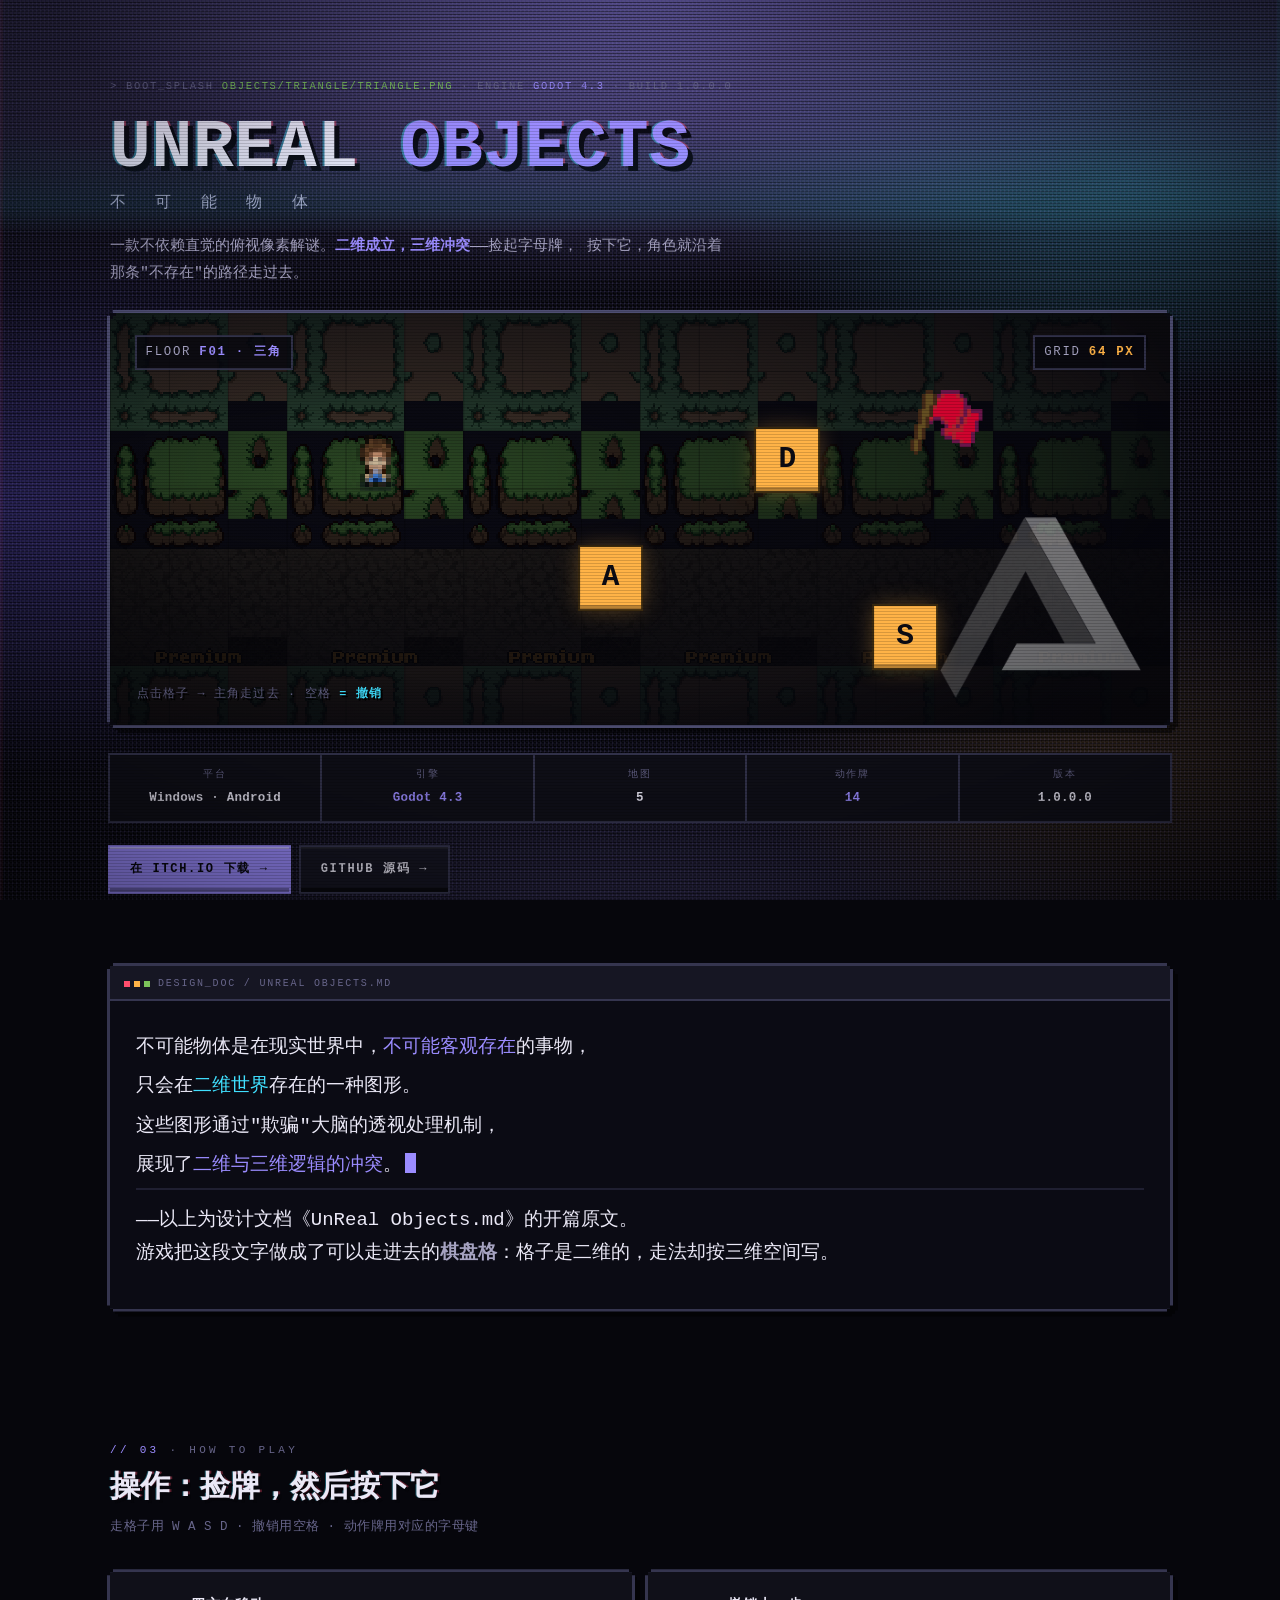
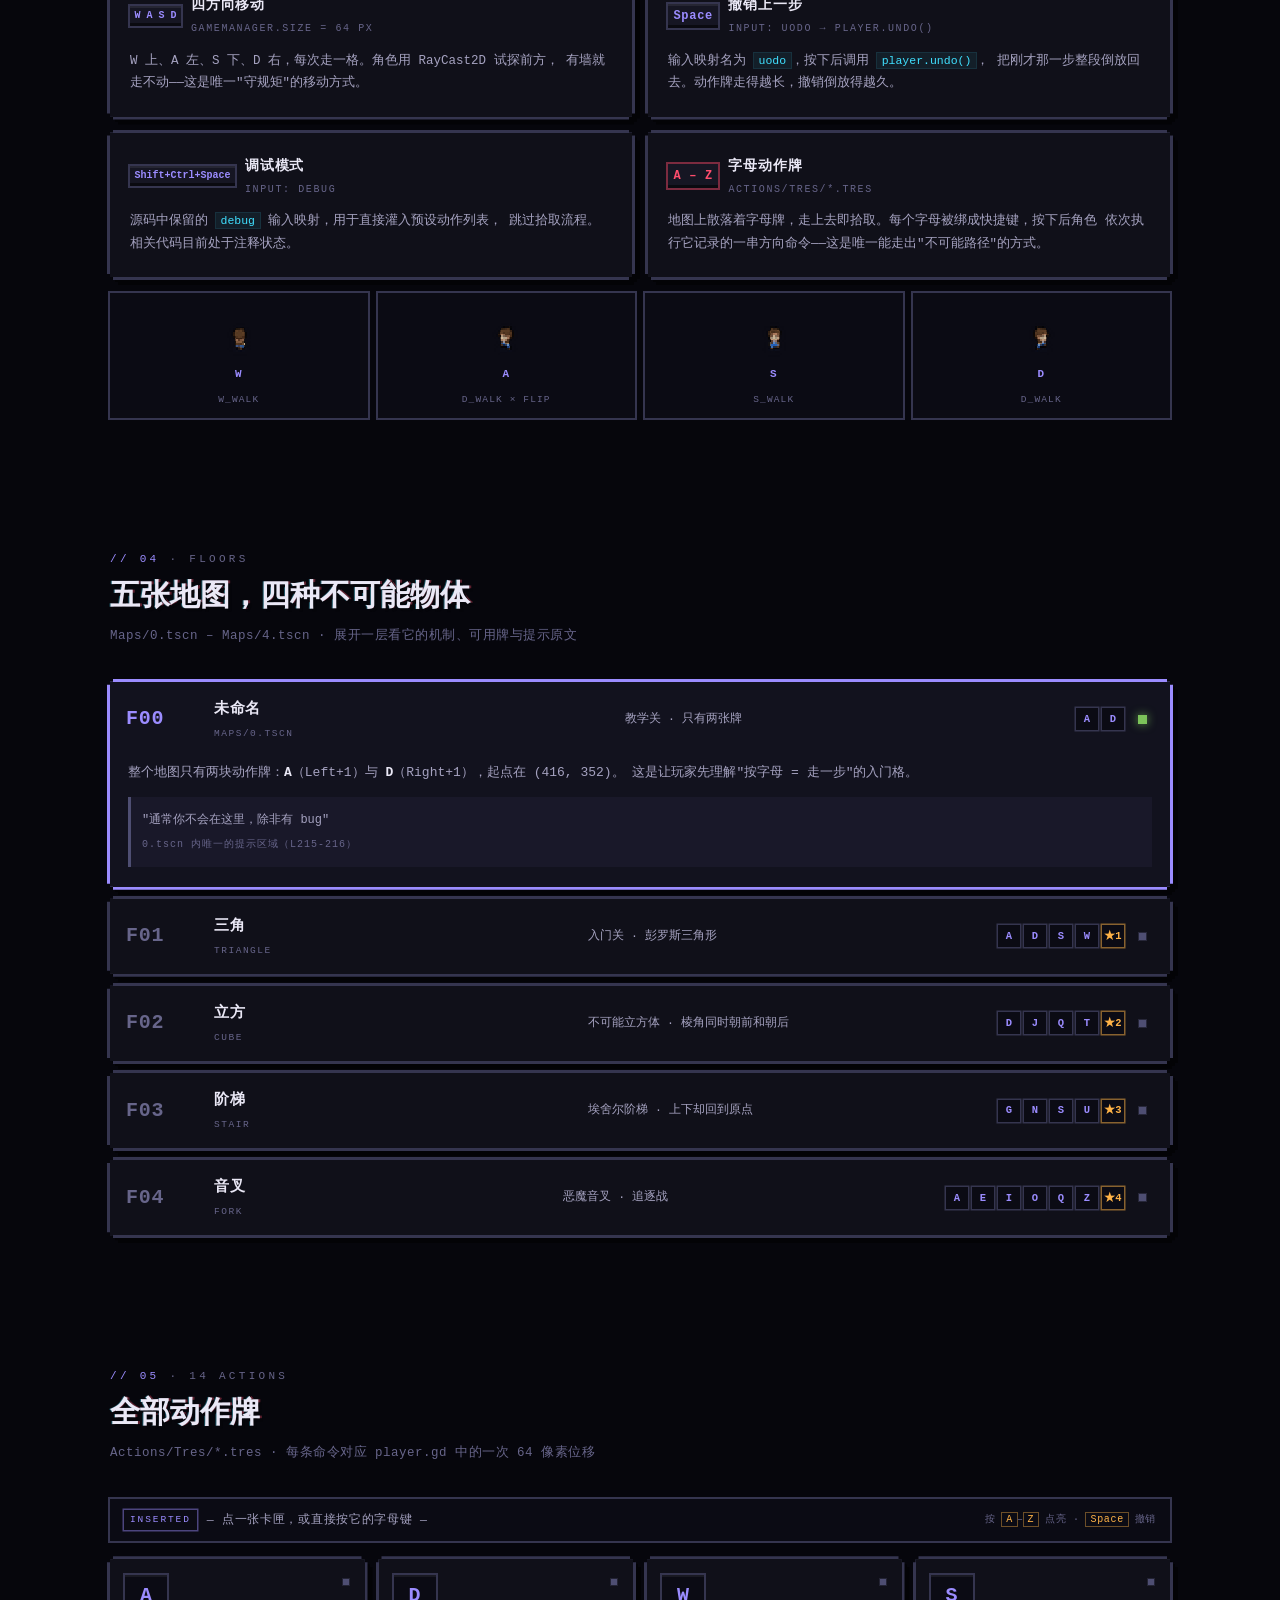
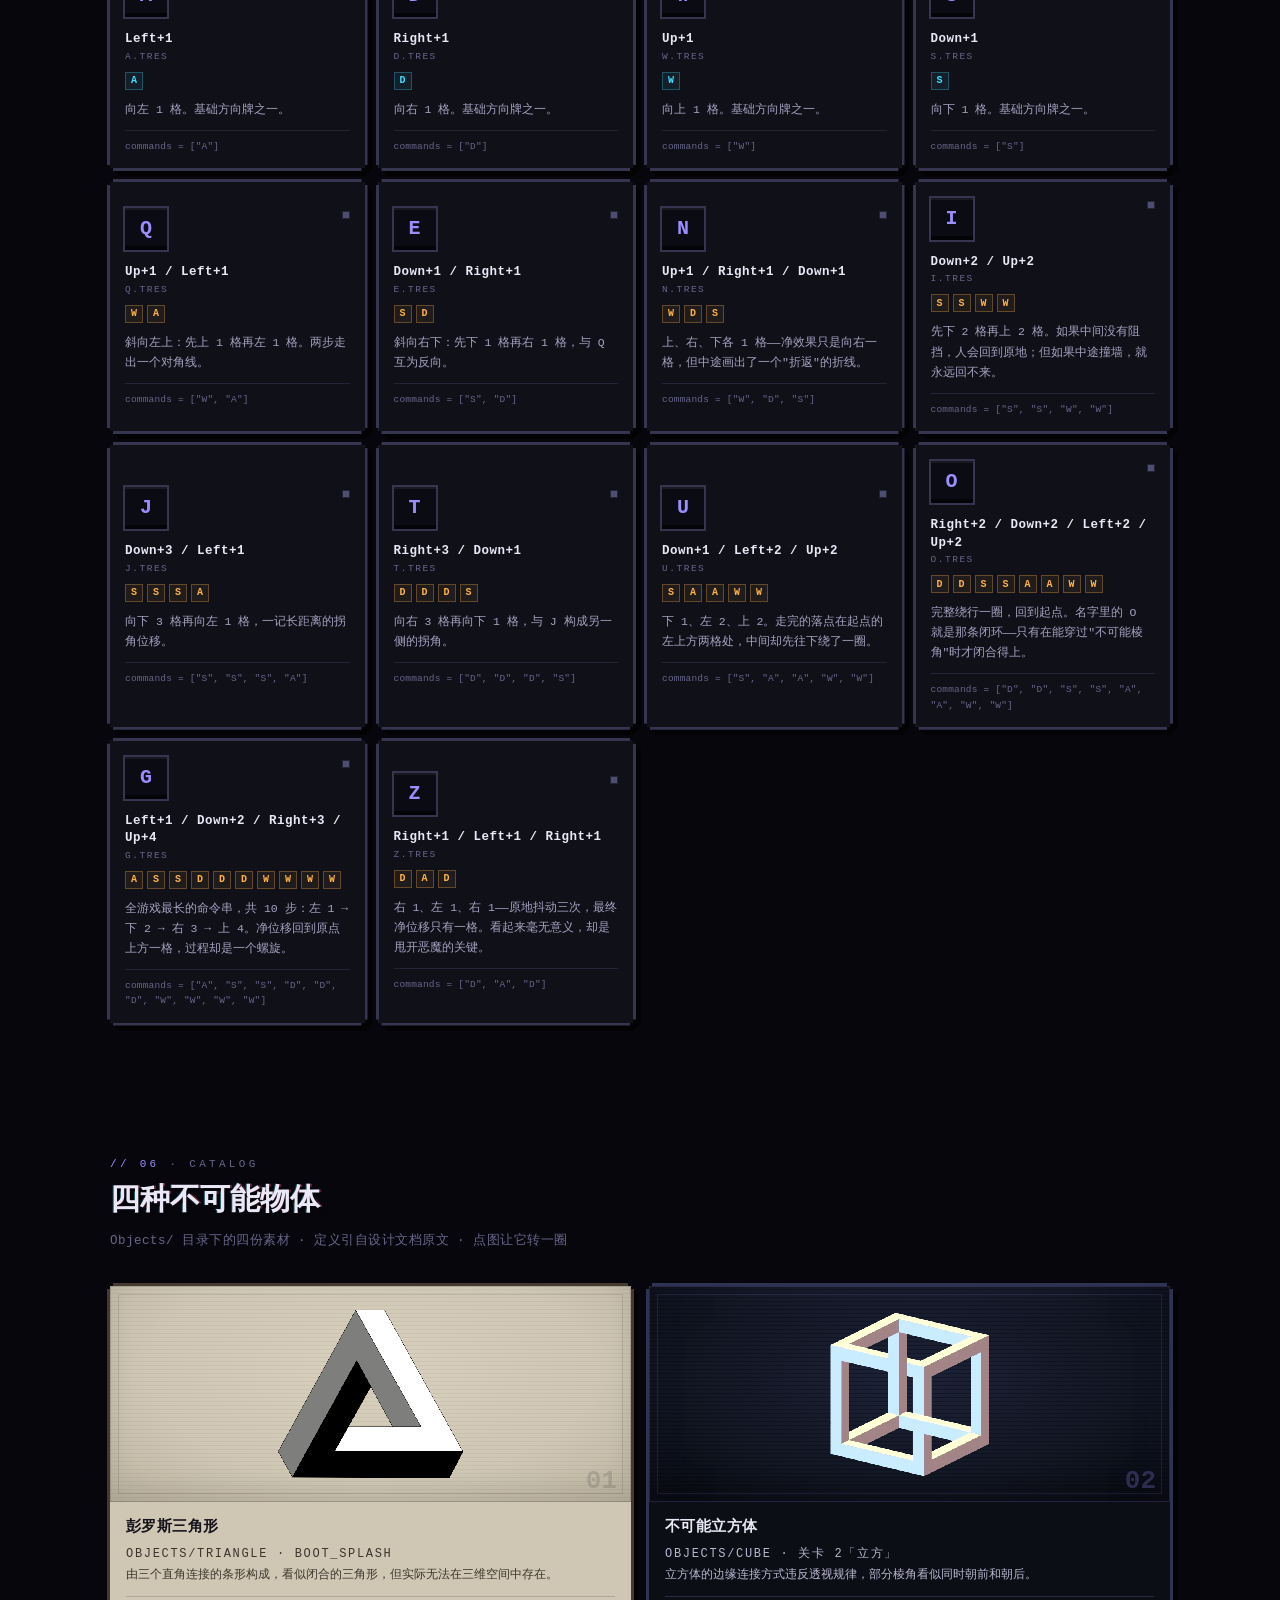
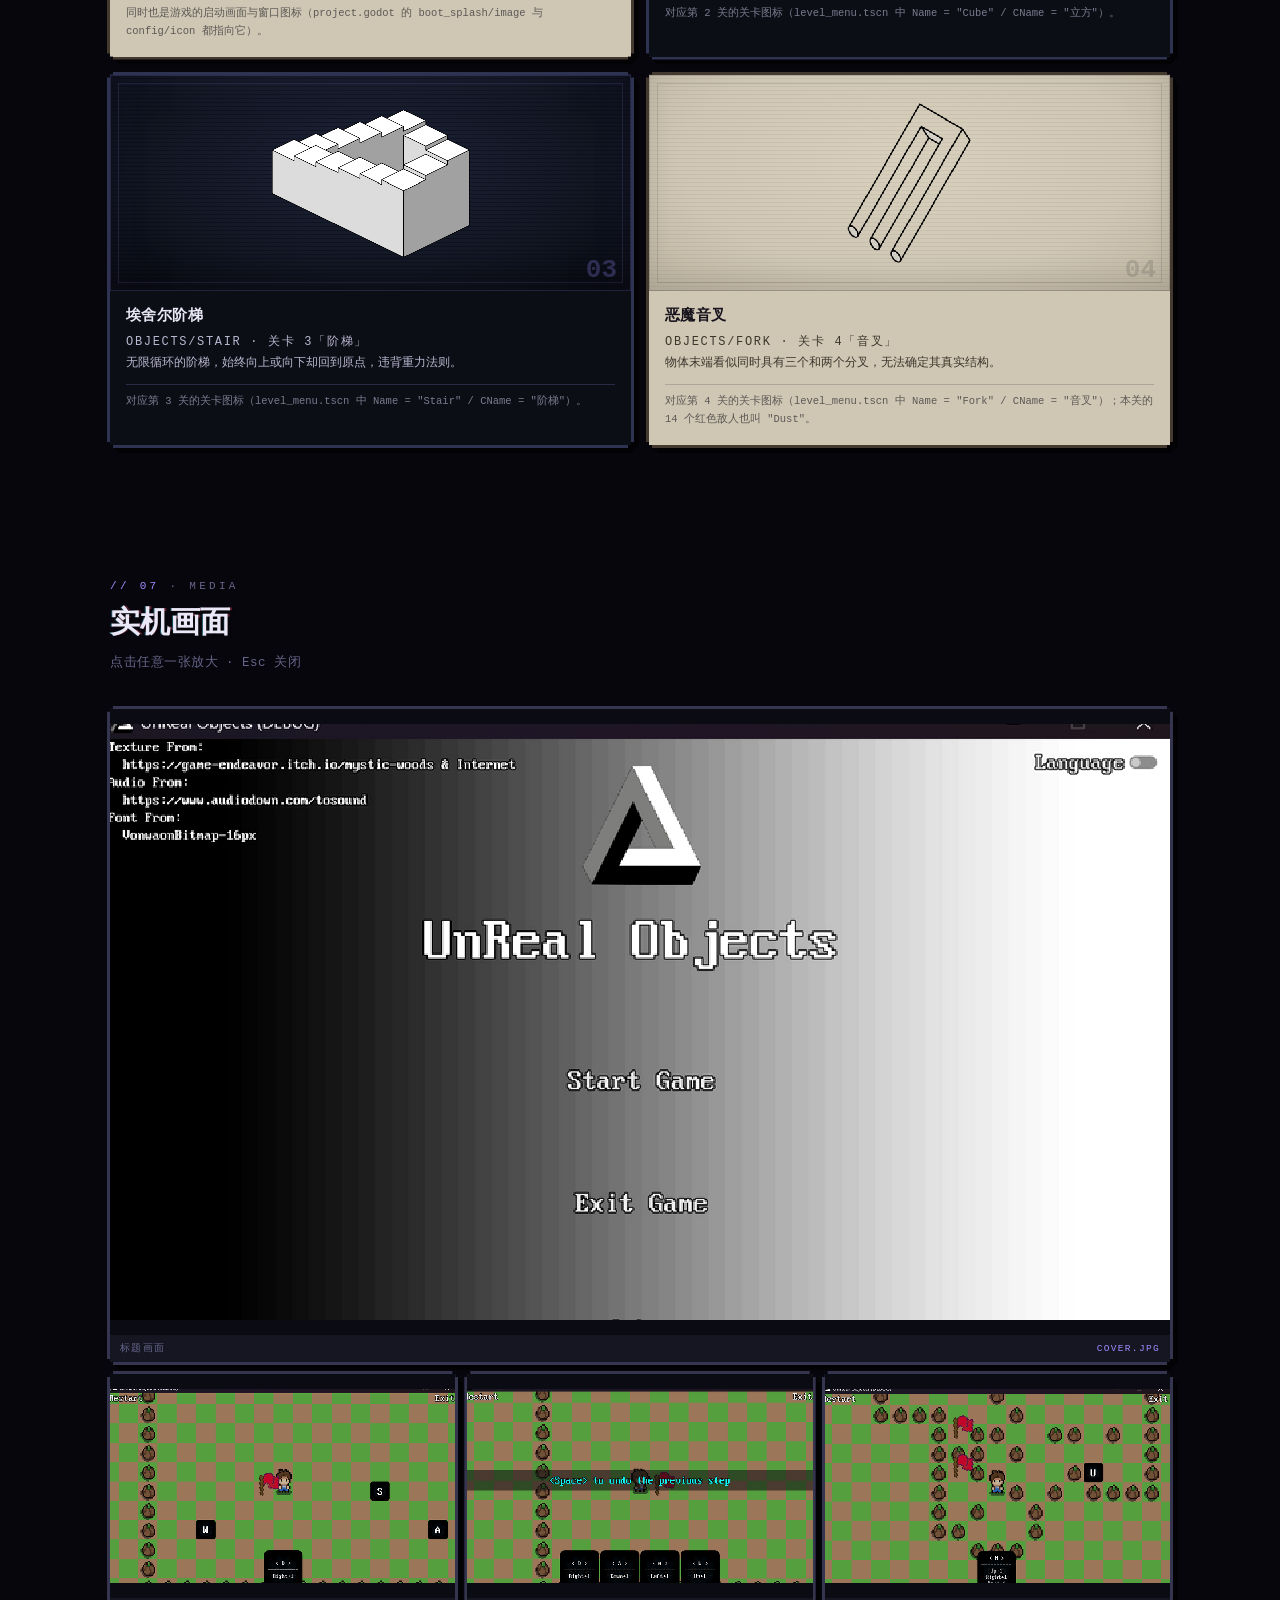
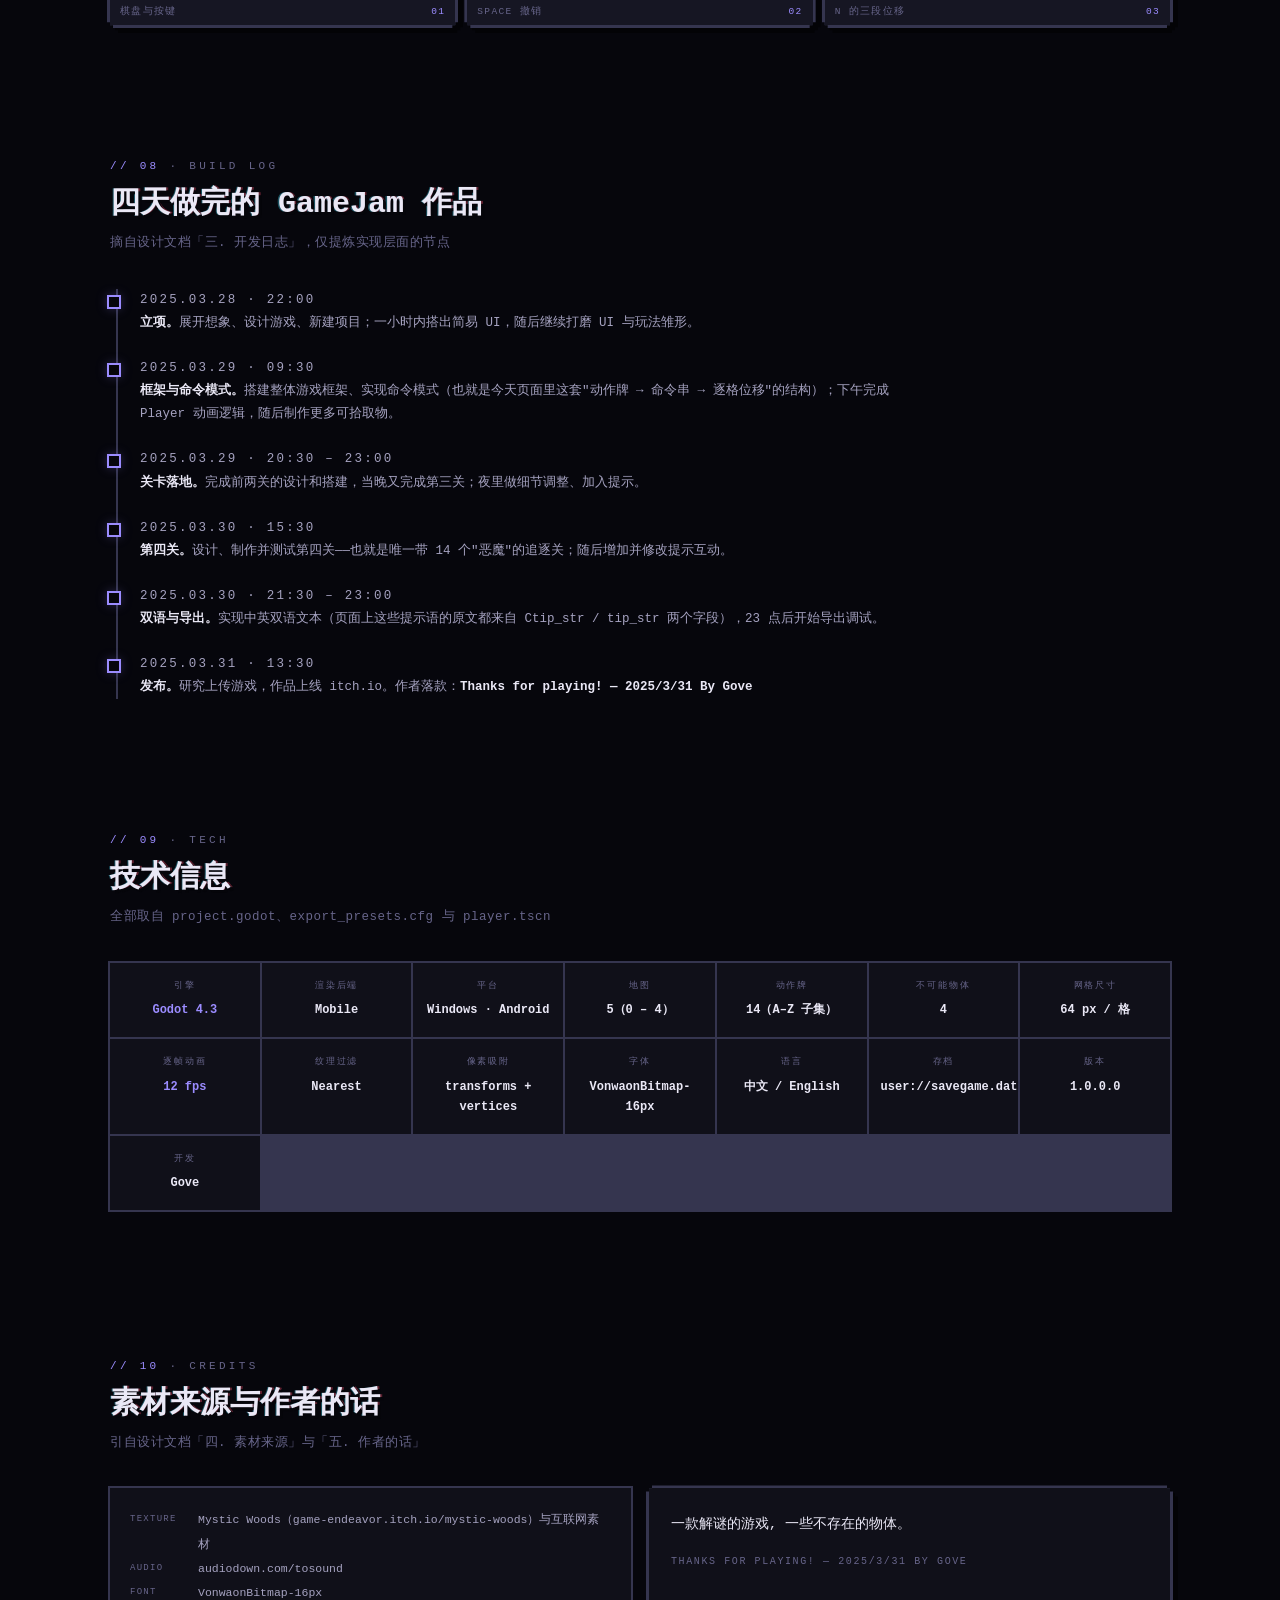
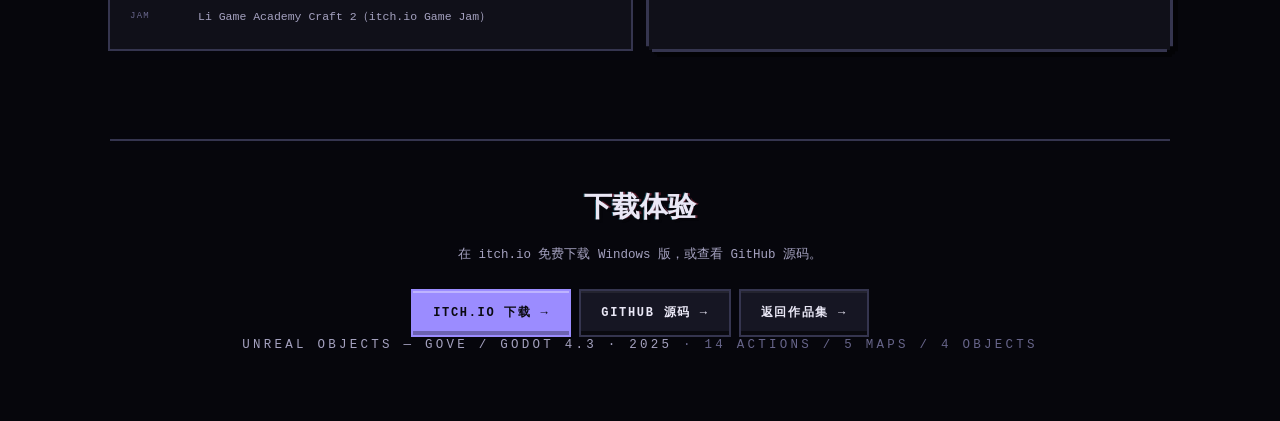
<file: games/unreal-objects/index.html>
<!DOCTYPE html>
<html lang="zh-CN">
<head>
<meta charset="UTF-8" />
<meta name="viewport" content="width=device-width, initial-scale=1.0" />
<title>UnReal Objects · 不可能物体 | Gove</title>
<meta name="description" content="UnReal Objects：Godot 4.3 制作的俯视像素解谜。拾取字母动作牌，一步跨越二维与三维的逻辑冲突。彭罗斯三角形、不可能立方体、埃舍尔阶梯、恶魔音叉。" />
<meta name="theme-color" content="#06060c" />
<style>
  /* ==================================================================
     UnReal Objects — 像素棋盘 / CRT 街机
     0. 变量与基础   1. CRT 覆盖层   2. 像素框 .px   3. 通用件
     ================================================================== */

  :root {
    --bg:        #06060c;
    --deep:      #0a0a13;
    --panel:     #101019;
    --panel2:    #161623;
    --panel3:    #1e1e2e;
    --edge:      #35354f;
    --edge-hi:   #4e4e72;
    --ink:       #eae8f6;
    --dim:       #a5a2c0;
    --faint:     #67658a;
    --violet:    #9b8cff;
    --violet-2:  #6f5cff;
    --cyan:      #40e0ff;
    --red:       #ff4d6d;
    --amber:     #ffb347;
    --grass:     #7cc35a;
    --brown:     #a87f5e;
    --paper:     #cfc7b4;
    --ink-paper: #17131c;
    --mono: ui-monospace, "Cascadia Code", "SF Mono", Menlo, Consolas, "Courier New", monospace;

    /* ---- 渲染模式令牌----
       本页「时代」= crt：底材是通电的荧光屏，强调色只有紫罗兰一种（稀缺），
       动效气质是「像素量化 + 扫描线滚动」。 */
    --mode:      crt;
    --paper-raw: var(--bg);          /* 底材：荧光屏近黑 */
    --body:      var(--dim);         /* 次级文字 */
    --accent:    var(--violet);      /* 唯一饱和强调色 */
    --accent-2:  var(--cyan);        /* 辅助强调色，仅用于扫描带与副辉光 */
    --edge:      #35354f;            /* 边框 / 分割线 */
    --grain:     .055;               /* 噪点强度 */

    /* ---- 缓动词汇（渲染模式令牌）----
       CRT 页不追求丝滑：主曲线两端收敛（起止速度均为 0），
       配合下面的 --dur-* 时长令牌与 steps() 量化使用。 */
    --ease-stage: cubic-bezier(.62, .02, .28, 1);   /* 两端收敛 */
    --ease-pop:   cubic-bezier(.34, 1.56, .64, 1);  /* 过冲回落 */
    --dur-stage:  .42s;                             /* 主时长 */
    --dur-quick:  .16s;
    --hz:         10;                               /* 量化网格：10Hz */
    /* 阶梯像素角：两段 3px 台阶，供所有 .px 面板使用 */
    --stair: polygon(
      0 6px, 3px 6px, 3px 3px, 6px 3px, 6px 0,
      calc(100% - 6px) 0, calc(100% - 6px) 3px, calc(100% - 3px) 3px, calc(100% - 3px) 6px, 100% 6px,
      100% calc(100% - 6px), calc(100% - 3px) calc(100% - 6px), calc(100% - 3px) calc(100% - 3px),
      calc(100% - 6px) calc(100% - 3px), calc(100% - 6px) 100%,
      6px 100%, 6px calc(100% - 3px), 3px calc(100% - 3px), 3px calc(100% - 6px), 0 calc(100% - 6px)
    );
  }

  * { box-sizing: border-box; }

  html { scroll-behavior: smooth; -webkit-text-size-adjust: 100%; }

  body {
    margin: 0;
    min-height: 100vh;
    background: var(--bg);
    color: var(--ink);
    font-family: var(--mono);
    font-size: 15px;
    line-height: 1.72;
    overflow-x: hidden;
    -webkit-font-smoothing: antialiased;
  }

  /* ==================================================================
     0. 背景氛围层 = 一台通着电的街机机台背板
        ::before  双层辉光：紫罗兰主光压在页首，青色副光偏右上，
                  左侧深紫补光、右下琥珀余温、页脚回光
        ::after   4px 像素网格 + 1px CRT 扫描线 + 2px 抖动噪点
        两层都 position:fixed，滚动时像背光而不是贴图跟着跑
     ================================================================== */
  body::before {
    content: "";
    position: fixed;
    inset: 0;
    z-index: 0;
    pointer-events: none;
    background:
      /* 页首灯管：一条横向的机台顶光 */
      linear-gradient(180deg, rgba(155, 140, 255, .22) 0, rgba(155, 140, 255, 0) 300px),
      /* 主辉光：紫罗兰 */
      radial-gradient(64% 48% at 50% -2%,  rgba(155, 140, 255, .50), rgba(155, 140, 255, 0) 70%),
      /* 副辉光：青色，偏右上 */
      radial-gradient(48% 36% at 88% 20%,  rgba(64, 224, 255, .26),  rgba(64, 224, 255, 0) 68%),
      /* 补光：深紫，左侧中段 */
      radial-gradient(52% 42% at 0% 56%,   rgba(111, 92, 255, .30),  rgba(111, 92, 255, 0) 72%),
      /* 余温：琥珀，右下角 */
      radial-gradient(38% 30% at 86% 84%,  rgba(255, 179, 71, .15),  rgba(255, 179, 71, 0) 72%),
      /* 回光：页脚再亮一次，避免下半页发死 */
      radial-gradient(60% 34% at 50% 106%, rgba(155, 140, 255, .24), rgba(155, 140, 255, 0) 72%);
    animation: bg-breathe 13s ease-in-out infinite;
  }

  body::after {
    content: "";
    position: fixed;
    inset: 0;
    z-index: 0;
    pointer-events: none;
    background-image:
      /* 像素网格（竖） */
      repeating-linear-gradient(90deg, rgba(155, 140, 255, .095) 0 1px, rgba(155, 140, 255, 0) 1px 4px),
      /* 像素网格（横） */
      repeating-linear-gradient(0deg,  rgba(155, 140, 255, .075) 0 1px, rgba(155, 140, 255, 0) 1px 4px),
      /* CRT 扫描线 */
      repeating-linear-gradient(0deg,  rgba(0, 0, 0, .34) 0 1px, rgba(0, 0, 0, 0) 1px 3px),
      /* 低色深屏幕的抖动噪点（2px 棋盘） */
      repeating-conic-gradient(rgba(234, 232, 246, .045) 0% 25%, rgba(234, 232, 246, 0) 0% 50%);
    background-size: auto, auto, auto, 4px 4px;
  }

  /* 机台背光的极缓慢呼吸；降低动效时由全局规则关掉，保持静止 */
  @keyframes bg-breathe {
    0%, 100% { opacity: .80; }
    50%      { opacity: 1; }
  }

  img { display: block; max-width: 100%; }
  a { color: inherit; text-decoration: none; }
  button { font-family: inherit; }
  code {
    font-family: var(--mono);
    font-size: 0.92em;
    color: var(--cyan);
    background: rgba(64, 224, 255, .07);
    padding: 1px 5px;
    box-shadow: 0 0 0 1px rgba(64, 224, 255, .16);
  }
  b, strong { color: var(--ink); font-weight: 700; }
  ::selection { background: var(--violet); color: #08080f; }

  :focus-visible { outline: 2px solid var(--cyan); outline-offset: 3px; }

  .sr-only {
    position: absolute;
    width: 1px; height: 1px;
    overflow: hidden;
    clip: rect(0 0 0 0);
    white-space: nowrap;
  }

  .skip-link {
    position: absolute;
    left: -9999px;
    top: 0;
    z-index: 300;
    padding: 10px 16px;
    background: var(--panel3);
    color: var(--violet);
    font-size: 12px;
    letter-spacing: .1em;
    box-shadow: 0 0 0 2px var(--violet);
  }
  .skip-link:focus { left: 10px; top: 10px; }

  /* ==================================================================
     1. CRT 覆盖层：扫描线 + 闪烁 + 滚动亮带 + 暗角
     ================================================================== */
  .crt { position: fixed; inset: 0; z-index: 120; pointer-events: none; }
  .crt i { position: absolute; display: block; }

  .crt .scan {
    inset: 0;
    background: repeating-linear-gradient(0deg, rgba(0, 0, 0, .26) 0 1px, rgba(0, 0, 0, 0) 1px 3px);
    mix-blend-mode: multiply;
    opacity: .6;
    animation: crt-flicker 6.5s steps(1, end) infinite;
  }
  .crt .sweep {
    left: 0; right: 0; top: 0;
    height: 26vh;
    background: linear-gradient(180deg,
      rgba(155, 140, 255, 0) 0%,
      rgba(155, 140, 255, .05) 55%,
      rgba(64, 224, 255, .085) 88%,
      rgba(64, 224, 255, 0) 100%);
    /* 时间量化：8.5s × 10Hz = 85 帧，吸附到离散网格后再跳变，
       刻意留出「帧率感」，而不是无限丝滑的 linear 平移 */
    animation: crt-sweep 8.5s steps(85, end) infinite;
  }
  .crt .vig {
    inset: 0;
    background: radial-gradient(ellipse 92% 78% at 50% 46%,
      rgba(0, 0, 0, 0) 42%,
      rgba(0, 0, 0, .38) 78%,
      rgba(0, 0, 0, .62) 100%);
  }
  .crt .chroma {
    inset: 0;
    box-shadow:
      inset 3px 0 0 rgba(255, 77, 109, .07),
      inset -3px 0 0 rgba(64, 224, 255, .07);
  }

  @keyframes crt-flicker {
    0%, 100% { opacity: .60; }
    47%      { opacity: .60; }
    48%      { opacity: .47; }
    49%      { opacity: .63; }
    71%      { opacity: .58; }
    72%      { opacity: .66; }
  }
  @keyframes crt-sweep {
    0%   { transform: translateY(-30vh); }
    100% { transform: translateY(112vh); }
  }

  /* ==================================================================
     2. .px —— 统一像素面板
        drop-shadow 出硬投影，::before 用 clip-path 切阶梯角并画 3px 边框
     ================================================================== */
  .px {
    position: relative;
    isolation: isolate;
    filter: drop-shadow(5px 5px 0 rgba(0, 0, 0, .5));
  }
  .px::before {
    content: "";
    position: absolute;
    inset: -3px;
    z-index: -1;
    pointer-events: none;
    border: 3px solid transparent;
    background:
      linear-gradient(var(--fill, var(--panel)), var(--fill, var(--panel))) padding-box,
      var(--frame, var(--edge)) border-box;
    clip-path: var(--stair);
  }
  .px--flat { filter: none; }
  .px--flat::before { inset: 0; border-width: 2px; }

  /* ==================================================================
     3. 通用件：按键帽、像素按钮、标签、区块头
     ================================================================== */
  .kcap {
    display: inline-flex;
    align-items: center;
    justify-content: center;
    min-width: 2em;
    height: 2em;
    padding: 0 .45em;
    font-family: var(--mono);
    font-size: 12px;
    font-weight: 700;
    line-height: 1;
    letter-spacing: .06em;
    color: var(--violet);
    background: var(--panel2);
    box-shadow:
      0 0 0 2px var(--edge),
      inset 0 -3px 0 rgba(0, 0, 0, .55),
      inset 0 2px 0 rgba(255, 255, 255, .07);
  }
  .kcap--wide { font-size: 10px; letter-spacing: 0; }
  .kcap--hot { color: var(--amber); box-shadow: 0 0 0 2px rgba(255, 179, 71, .5), inset 0 -3px 0 rgba(0, 0, 0, .55); }

  .btn {
    display: inline-flex;
    align-items: center;
    gap: 8px;
    padding: 12px 20px;
    border: 0;
    cursor: pointer;
    font-family: var(--mono);
    font-size: 12px;
    font-weight: 700;
    letter-spacing: .14em;
    text-transform: uppercase;
    color: var(--ink);
    background: var(--panel2);
    box-shadow:
      0 0 0 2px var(--edge),
      inset 0 -4px 0 rgba(0, 0, 0, .55),
      inset 0 2px 0 rgba(255, 255, 255, .06);
    transition: transform .16s steps(2, end), background .16s linear, color .16s linear, box-shadow .16s linear;
  }
  .btn:hover, .btn:focus-visible {
    transform: translateY(-3px);
    color: var(--violet);
    background: var(--panel3);
    box-shadow:
      0 0 0 2px var(--violet),
      inset 0 -4px 0 rgba(0, 0, 0, .55),
      inset 0 2px 0 rgba(255, 255, 255, .08);
  }
  .btn--primary {
    color: #0a0a12;
    background: var(--violet);
    box-shadow:
      0 0 0 2px var(--violet),
      inset 0 -4px 0 rgba(0, 0, 0, .3),
      inset 0 2px 0 rgba(255, 255, 255, .35);
  }
  .btn--primary:hover, .btn--primary:focus-visible {
    color: #0a0a12;
    background: #b7abff;
    box-shadow:
      0 0 0 2px #b7abff,
      inset 0 -4px 0 rgba(0, 0, 0, .3),
      inset 0 2px 0 rgba(255, 255, 255, .45);
  }

  .kicker {
    margin: 0 0 10px;
    font-size: 11px;
    letter-spacing: .3em;
    text-transform: uppercase;
    color: var(--violet);
  }
  .kicker b { color: var(--faint); font-weight: 400; }

  .wrap {
    position: relative;
    z-index: 1;
    width: min(1060px, calc(100% - 36px));
    margin: 0 auto;
  }

  .sec { padding: 66px 0; }
  .sec-head { margin: 0 0 34px; max-width: 760px; }
  .sec-head h2 {
    margin: 0 0 10px;
    font-size: clamp(21px, 3.4vw, 30px);
    font-weight: 700;
    line-height: 1.24;
    color: var(--ink);
    text-shadow: 3px 3px 0 #05050a, 1.5px 0 0 rgba(255, 77, 109, .35), -1.5px 0 0 rgba(64, 224, 255, .35);
  }
  .sec-head .sub {
    margin: 0;
    font-size: 12.5px;
    color: var(--faint);
    letter-spacing: .04em;
  }

  /* 滚动浮现：渐进增强，无 JS 时内容默认可见 */
  .reveal { opacity: 1; transform: none; }
  html.js-anim .reveal {
    opacity: 0;
    transform: translateY(20px);
    transition: opacity .7s ease, transform .7s ease;
  }
  html.js-anim .reveal.in { opacity: 1; transform: none; }

  /* ==================================================================
     4. 顶部 HUD
     ================================================================== */
  .hud {
    position: sticky;
    top: 0;
    z-index: 100;
    display: flex;
    align-items: center;
    justify-content: space-between;
    gap: 10px;
    padding: 10px 0;
    margin-bottom: 4px;
    font-size: 11px;
    letter-spacing: .12em;
    text-transform: uppercase;
    background: linear-gradient(180deg, rgba(6, 6, 12, .97) 62%, rgba(6, 6, 12, 0));
    box-shadow: inset 0 -2px 0 rgba(53, 53, 79, .55);
    /* 为退场动画与底部余辉提供定位上下文 */
    will-change: opacity, transform;
  }
  .hud a { color: var(--dim); transition: color .18s linear, text-shadow .18s linear; }
  .hud a:hover, .hud a:focus-visible { color: var(--violet); text-shadow: 0 0 10px rgba(155, 140, 255, .5); }
  .hud-back::before { content: "< "; color: var(--violet); }
  .hud-mid { color: var(--faint); letter-spacing: .22em; white-space: nowrap; }
  .hud-mid b { color: var(--ink); }
  .hud-nav { display: flex; gap: 14px; }
  .hud-nav a { display: inline-flex; align-items: center; gap: 5px; }
  .hud-nav a::after {
    content: "";
    width: 4px; height: 4px;
    background: currentColor;
    box-shadow: 0 0 6px currentColor;
  }

  /* ---- 影院外壳：静置 2s 后 HUD 退场，把画面让给内容 ----
     只在能跑 JS 时加 html.has-chrome，无 JS 时 HUD 永远可见（不得回退）。
     退场用 steps() 量化，保持 CRT 的「跳变」而不是丝滑淡出。 */
  html.has-chrome .hud {
    transition: opacity .22s steps(3, end), transform .22s steps(3, end);
  }
  html.has-chrome.is-idle .hud {
    opacity: 0;
    transform: translateY(-100%);
    pointer-events: none;
  }
  /* 退场后顶部留一条 2px 的「机台余辉」，避免整块消失显得突兀 */
  html.has-chrome.is-idle .hud::after {
    content: "";
    position: absolute;
    left: 0; right: 0; bottom: 0;
    height: 2px;
    background: linear-gradient(90deg,
      rgba(155, 140, 255, 0) 0%,
      rgba(155, 140, 255, .38) 50%,
      rgba(155, 140, 255, 0) 100%);
    opacity: 0;
    transition: opacity .22s steps(3, end);
  }
  html.has-chrome.is-idle .hud::after { opacity: 1; }

  /* ==================================================================
     5. Hero：标题 + 棋盘舞台
     ================================================================== */
  .hero { padding: 34px 0 8px; }

  .boot {
    margin: 0 0 20px;
    font-size: 10.5px;
    letter-spacing: .16em;
    text-transform: uppercase;
    color: var(--faint);
  }
  .boot b { color: var(--grass); font-weight: 400; }
  .boot i { font-style: normal; color: var(--violet); }

  .title {
    margin: 0;
    font-size: clamp(30px, 7.2vw, 68px);
    line-height: .98;
    letter-spacing: .01em;
    font-weight: 700;
    text-transform: uppercase;
    color: var(--ink);
    text-shadow:
      5px 5px 0 #04040a,
      2px 0 0 rgba(255, 77, 109, .45),
      -2px 0 0 rgba(64, 224, 255, .45);
    animation: ab-jitter 7s steps(1, end) infinite;
  }
  .title .o { color: var(--violet); }
  .title .cn {
    display: block;
    margin-top: 14px;
    font-size: clamp(12px, 1.8vw, 16px);
    letter-spacing: .62em;
    color: var(--dim);
    text-shadow: none;
    font-weight: 400;
  }
  @keyframes ab-jitter {
    0%, 92%   { text-shadow: 5px 5px 0 #04040a, 2px 0 0 rgba(255, 77, 109, .45), -2px 0 0 rgba(64, 224, 255, .45); }
    93%       { text-shadow: 5px 5px 0 #04040a, 5px 0 0 rgba(255, 77, 109, .55), -5px 0 0 rgba(64, 224, 255, .55); }
    94%       { text-shadow: 5px 5px 0 #04040a, 1px 0 0 rgba(255, 77, 109, .5), -1px 0 0 rgba(64, 224, 255, .5); }
    95%, 100% { text-shadow: 5px 5px 0 #04040a, 2px 0 0 rgba(255, 77, 109, .45), -2px 0 0 rgba(64, 224, 255, .45); }
  }

  .tagline {
    margin: 22px 0 26px;
    max-width: 620px;
    font-size: clamp(13px, 1.6vw, 15px);
    line-height: 1.8;
    color: var(--dim);
  }
  .tagline b { color: var(--violet); }

  /* ---------- 棋盘舞台 ---------- */
  .stage {
    position: relative;
    aspect-ratio: 18 / 7;
    container-type: inline-size;
    --fill: #0b0b14;
    --frame: var(--edge-hi);
  }
  .board {
    position: absolute;
    inset: 0;
    overflow: hidden;
    clip-path: var(--stair);
    --cell: 46px;
    --cell: 5.5556cqw;
  }

  /* 真实棋盘底纹：plains.png 96×192 = 3×6 个 32px 瓦片，一瓦片对齐一格 */
  .tex {
    position: absolute;
    inset: 0;
    background-image: url("assets/plains.png");
    background-repeat: repeat;
    background-size: 16.6667% 85.7143%;
    image-rendering: pixelated;
    filter: saturate(.72) brightness(.52) contrast(1.06);
    animation: px-jitter 9s steps(1, end) infinite;
  }
  @keyframes px-jitter {
    0%, 90%  { transform: translate(0, 0); }
    91%      { transform: translate(-1px, 1px); }
    92%      { transform: translate(1px, -1px); }
    93%      { transform: translate(0, 1px); }
    94%,100% { transform: translate(0, 0); }
  }

  /* 格线 */
  .gridlines {
    position: absolute;
    inset: 0;
    pointer-events: none;
    background-image:
      repeating-linear-gradient(90deg, rgba(0, 0, 0, .34) 0 1px, rgba(0, 0, 0, 0) 1px 100%),
      repeating-linear-gradient(0deg, rgba(0, 0, 0, .34) 0 1px, rgba(0, 0, 0, 0) 1px 100%);
    background-size: 5.5556% 14.2857%;
  }

  /* 暗角，让底纹退到背景 */
  .veil {
    position: absolute;
    inset: 0;
    pointer-events: none;
    background:
      radial-gradient(ellipse 78% 90% at 26% 40%, rgba(6, 6, 12, 0) 0%, rgba(6, 6, 12, .55) 72%, rgba(6, 6, 12, .86) 100%),
      linear-gradient(180deg, rgba(6, 6, 12, .5), rgba(6, 6, 12, .05) 40%, rgba(6, 6, 12, .72));
  }

  /* 可交互格子层（JS 生成） */
  .cells {
    position: absolute;
    inset: 0;
    display: grid;
    grid-template-columns: repeat(18, 1fr);
    grid-auto-rows: 1fr;
    overflow: hidden;
  }
  .cell {
    position: relative;
    transition: transform .16s steps(2, end), background-color .16s linear, box-shadow .16s linear;
    background: rgba(0, 0, 0, 0);
    cursor: crosshair;
  }
  .cell:hover {
    transform: translateY(-4px);
    background: rgba(155, 140, 255, .16);
    box-shadow:
      inset 0 0 0 2px rgba(155, 140, 255, .55),
      inset 0 -6px 0 rgba(0, 0, 0, .35),
      0 0 18px rgba(155, 140, 255, .22);
    z-index: 3;
  }
  .cell:hover::after {
    content: "";
    position: absolute;
    inset: 0;
    background: repeating-linear-gradient(0deg, rgba(155, 140, 255, .18) 0 2px, transparent 2px 5px);
  }

  /* ---------- 主角：真实 6×10 精灵表，48px 一帧 ---------- */
  .player {
    position: absolute;
    z-index: 6;
    pointer-events: none;
    --fw: calc(var(--cell) * 2.1);
    --row: 0;
    width: var(--fw);
    height: var(--fw);
    left: calc(var(--pc, 4.5) * var(--cell));
    top: calc(var(--pr, 1.12) * var(--cell));
    transform: translateX(-50%);
    background-image: url("assets/player.png");
    background-repeat: no-repeat;
    background-size: calc(var(--fw) * 6) calc(var(--fw) * 10);
    background-position: 0 calc(var(--row) * var(--fw) * -1);
    image-rendering: pixelated;
    animation: uo-frames .5s steps(1, end) infinite;
    transition: left .42s cubic-bezier(.42, 0, .3, 1), top .42s cubic-bezier(.42, 0, .3, 1);
  }
  .player.is-left { transform: translateX(-50%) scaleX(-1); }

  @keyframes uo-frames {
    0%       { background-position-x: 0; }
    16.6667% { background-position-x: calc(var(--fw) * -1); }
    33.3333% { background-position-x: calc(var(--fw) * -2); }
    50%      { background-position-x: calc(var(--fw) * -3); }
    66.6667% { background-position-x: calc(var(--fw) * -4); }
    83.3333% { background-position-x: calc(var(--fw) * -5); }
    100%     { background-position-x: 0; }
  }

  /* ---------- 舞台上的其它道具 ---------- */
  .holo {
    position: absolute;
    z-index: 2;
    right: calc(var(--cell) * .5);
    bottom: calc(var(--cell) * .45);
    width: calc(var(--cell) * 3.4);
    height: auto;
    opacity: .42;
    mix-blend-mode: screen;
    animation: uo-spin 46s linear infinite;
  }
  .holo:hover { animation-play-state: paused; }
  @keyframes uo-spin { from { transform: rotate(0deg); } to { transform: rotate(360deg); } }

  .flag {
    position: absolute;
    z-index: 5;
    width: calc(var(--cell) * 1.55);
    height: auto;
    left: calc(var(--cell) * 13.4);
    top: calc(var(--cell) * 1.05);
    transform-origin: 50% 92%;
    animation: flag-sway 3.4s ease-in-out infinite;
  }
  @keyframes flag-sway {
    0%, 100% { transform: rotate(-2.5deg); }
    50%      { transform: rotate(2.5deg); }
  }

  .pick {
    position: absolute;
    z-index: 5;
    display: flex;
    align-items: center;
    justify-content: center;
    width: calc(var(--cell) * 1.05);
    height: calc(var(--cell) * 1.05);
    left: calc((var(--c, 0) + .5) * var(--cell));
    top: calc((var(--r, 0) + .5) * var(--cell));
    transform: translate(-50%, -50%);
    font-size: calc(var(--cell) * .5);
    font-weight: 700;
    line-height: 1;
    color: #0b0b14;
    background: var(--amber);
    box-shadow:
      0 0 0 2px #3a2a10,
      inset 0 -4px 0 rgba(0, 0, 0, .28),
      0 0 22px rgba(255, 179, 71, .35);
    animation: pick-float 2.6s steps(6, end) infinite;
    transition: opacity .3s linear, transform .3s linear;
  }
  @keyframes pick-float {
    0%, 100% { margin-top: 0; }
    50%      { margin-top: calc(var(--cell) * -.14); }
  }

  /* 尘土粒子 */
  .dust { position: absolute; inset: 0; z-index: 4; pointer-events: none; overflow: hidden; }
  .dust i {
    position: absolute;
    width: calc(var(--cell) * .42);
    height: calc(var(--cell) * .12);
    background-image: url("assets/dust.png");
    background-repeat: no-repeat;
    background-size: 100% 100%;
    image-rendering: pixelated;
    opacity: 0;
    animation: dust-drift 9s linear infinite;
  }
  .dust i:nth-child(1) { left: 18%; bottom: 22%; animation-delay: 0s; }
  .dust i:nth-child(2) { left: 33%; bottom: 44%; animation-delay: 1.8s; }
  .dust i:nth-child(3) { left: 58%; bottom: 30%; animation-delay: 3.4s; }
  .dust i:nth-child(4) { left: 72%; bottom: 52%; animation-delay: 5.1s; }
  .dust i:nth-child(5) { left: 88%; bottom: 26%; animation-delay: 6.9s; }
  @keyframes dust-drift {
    0%   { opacity: 0; transform: translate(0, 0); }
    12%  { opacity: .5; }
    60%  { opacity: .35; }
    100% { opacity: 0; transform: translate(calc(var(--cell) * 1.2), calc(var(--cell) * -2.6)); }
  }

  /* 舞台上的 HUD 小牌 */
  .stage-hud {
    position: absolute;
    z-index: 7;
    display: flex;
    align-items: center;
    gap: 8px;
    padding: 5px 9px;
    font-size: calc(var(--cell) * .21);
    letter-spacing: .14em;
    text-transform: uppercase;
    color: var(--dim);
    background: rgba(8, 8, 15, .82);
    box-shadow: 0 0 0 2px rgba(53, 53, 79, .9);
    pointer-events: none;
    white-space: nowrap;
  }
  .stage-hud b { color: var(--violet); font-weight: 700; }
  .stage-hud--tl { left: calc(var(--cell) * .45); top: calc(var(--cell) * .4); }
  .stage-hud--tr { right: calc(var(--cell) * .45); top: calc(var(--cell) * .4); }
  .stage-hud--tr b { color: var(--amber); }
  .stage-hint {
    position: absolute;
    z-index: 7;
    left: calc(var(--cell) * .45);
    bottom: calc(var(--cell) * .35);
    font-size: calc(var(--cell) * .2);
    letter-spacing: .1em;
    color: var(--faint);
    pointer-events: none;
    text-shadow: 2px 2px 0 #000;
  }
  .stage-hint b { color: var(--cyan); }

  /* ---------- 数据条 ---------- */
  .meta {
    display: grid;
    grid-template-columns: repeat(5, 1fr);
    margin: 30px 0 0;
    background: var(--edge);
    gap: 2px;
    box-shadow: 0 0 0 2px var(--edge);
  }
  .meta div {
    padding: 12px 10px;
    background: var(--panel);
    text-align: center;
  }
  .meta dt {
    margin: 0 0 4px;
    font-size: 9.5px;
    letter-spacing: .2em;
    text-transform: uppercase;
    color: var(--faint);
  }
  .meta dd {
    margin: 0;
    font-size: 12.5px;
    font-weight: 700;
    color: var(--ink);
    letter-spacing: .02em;
  }
  .meta dd.accent { color: var(--violet); }

  .cta {
    display: flex;
    flex-wrap: wrap;
    gap: 12px;
    margin: 26px 0 0;
  }

  /* ==================================================================
     6. 前提：设计文档终端
     ================================================================== */
  .term { --fill: #0b0b14; --frame: var(--edge); }
  .term-bar {
    display: flex;
    align-items: center;
    gap: 8px;
    padding: 9px 14px;
    font-size: 10px;
    letter-spacing: .18em;
    text-transform: uppercase;
    color: var(--faint);
    background: var(--panel2);
    box-shadow: inset 0 -2px 0 var(--edge);
  }
  .term-bar .dots { display: inline-flex; gap: 4px; }
  .term-bar .dots i { width: 6px; height: 6px; background: var(--edge-hi); display: block; }
  .term-bar .dots i:first-child { background: var(--red); }
  .term-bar .dots i:nth-child(2) { background: var(--amber); }
  .term-bar .dots i:last-child { background: var(--grass); }
  .term-body { padding: 30px 26px 32px; }
  .term-body p {
    margin: 0 0 6px;
    font-size: clamp(14px, 2.1vw, 19px);
    line-height: 1.75;
    color: var(--ink);
  }
  .term-body p .v { color: var(--violet); }
  .term-body p .c { color: var(--cyan); }
  .term-body .cursor {
    display: inline-block;
    width: .58em;
    height: 1.02em;
    margin-left: 3px;
    vertical-align: -.14em;
    background: var(--violet);
    animation: blink 1.1s steps(1, end) infinite;
  }
  @keyframes blink { 0%, 49% { opacity: 1; } 50%, 100% { opacity: 0; } }
  .term-note {
    margin: 22px 0 0;
    padding-top: 16px;
    box-shadow: inset 0 2px 0 rgba(53, 53, 79, .5);
    font-size: 11.5px;
    line-height: 1.9;
    color: var(--faint);
  }
  .term-note b { color: var(--dim); }

  /* ==================================================================
     7. 操作：键位卡 + 四方向真实行走帧
     ================================================================== */
  .howto-grid {
    display: grid;
    grid-template-columns: repeat(2, 1fr);
    gap: 16px;
  }
  .howto {
    --fill: var(--panel);
    --frame: var(--edge);
    padding: 22px 20px;
    transition: transform .18s steps(2, end), --frame .18s linear;
  }
  .howto:hover { transform: translateY(-4px); }
  .howto-top { display: flex; align-items: center; gap: 10px; margin-bottom: 12px; }
  .howto h3 {
    margin: 0;
    font-size: 13.5px;
    letter-spacing: .06em;
    color: var(--ink);
  }
  .howto h3 small {
    display: block;
    margin-top: 3px;
    font-size: 10px;
    font-weight: 400;
    letter-spacing: .16em;
    text-transform: uppercase;
    color: var(--faint);
  }
  .howto p { margin: 0; font-size: 12.5px; line-height: 1.8; color: var(--dim); }
  .howto p + p { margin-top: 8px; }
  .howto--hot .kcap { color: var(--red); box-shadow: 0 0 0 2px rgba(255, 77, 109, .45), inset 0 -3px 0 rgba(0, 0, 0, .55); }

  /* 四方向行走演示 */
  .dirs {
    display: grid;
    grid-template-columns: repeat(4, 1fr);
    gap: 10px;
    margin-top: 16px;
  }
  .dir {
    display: flex;
    flex-direction: column;
    align-items: center;
    gap: 8px;
    padding: 12px 6px 10px;
    background: #0b0b14;
    box-shadow: 0 0 0 2px var(--edge);
  }
  .dir .sprite {
    --fw: 52px;
    --row: 0;
    width: var(--fw);
    height: var(--fw);
    background-image: url("assets/player.png");
    background-repeat: no-repeat;
    background-size: calc(var(--fw) * 6) calc(var(--fw) * 10);
    background-position: 0 calc(var(--row) * var(--fw) * -1);
    image-rendering: pixelated;
    animation: uo-frames .5s steps(1, end) infinite;
  }
  .dir .sprite.flip { transform: scaleX(-1); }
  .dir .dir-k {
    font-size: 11px;
    font-weight: 700;
    letter-spacing: .1em;
    color: var(--violet);
  }
  .dir .dir-t {
    font-size: 9.5px;
    letter-spacing: .12em;
    text-transform: uppercase;
    color: var(--faint);
  }

  /* ==================================================================
     8. 五张地图 = 楼层手风琴（原生 details，无 JS 也可用）
     ================================================================== */
  .floors { display: flex; flex-direction: column; gap: 12px; }

  .floor {
    --fill: var(--panel);
    --frame: var(--edge);
    transition: transform .18s steps(2, end);
  }
  .floor[open] { --fill: #12121e; --frame: var(--violet); }
  .floor-head {
    display: grid;
    grid-template-columns: 74px minmax(150px, 1fr) minmax(0, 1.1fr) auto 16px;
    align-items: center;
    gap: 14px;
    padding: 15px 16px;
    cursor: pointer;
    list-style: none;
    user-select: none;
  }
  .floor-head::-webkit-details-marker { display: none; }
  .floor-head:hover { background: rgba(155, 140, 255, .05); }
  .floor-no {
    font-size: 20px;
    font-weight: 700;
    line-height: 1;
    letter-spacing: .04em;
    color: var(--faint);
  }
  .floor[open] .floor-no { color: var(--violet); }
  .floor-name {
    font-size: 15px;
    font-weight: 700;
    color: var(--ink);
    letter-spacing: .04em;
  }
  .floor-name em {
    display: block;
    margin-top: 3px;
    font-style: normal;
    font-size: 9.5px;
    font-weight: 400;
    letter-spacing: .16em;
    text-transform: uppercase;
    color: var(--faint);
  }
  .floor-mech { font-size: 11.5px; line-height: 1.6; color: var(--dim); }
  .floor-keys { display: flex; gap: 4px; }
  .floor-keys i {
    display: inline-flex;
    align-items: center;
    justify-content: center;
    width: 22px;
    height: 22px;
    font-style: normal;
    font-size: 10.5px;
    font-weight: 700;
    color: var(--violet);
    background: #0b0b14;
    box-shadow: 0 0 0 1.5px var(--edge);
  }
  .floor-keys i.is-star { color: var(--amber); box-shadow: 0 0 0 1.5px rgba(255, 179, 71, .5); }
  .floor-led {
    width: 9px;
    height: 9px;
    background: var(--edge-hi);
    box-shadow: inset 0 0 0 1px rgba(0, 0, 0, .5);
  }
  .floor[open] .floor-led {
    background: var(--grass);
    box-shadow: 0 0 10px rgba(124, 195, 90, .8);
  }
  .floor-body {
    padding: 4px 18px 20px;
    animation: floor-open .28s steps(3, end);
  }
  @keyframes floor-open { from { opacity: 0; transform: translateY(-6px); } to { opacity: 1; transform: none; } }
  .floor-body > p { margin: 0 0 12px; font-size: 13px; line-height: 1.85; color: var(--dim); }
  .floor-body > p:last-child { margin-bottom: 0; }
  .floor-body code { color: var(--cyan); }
  .floor-quote {
    margin: 0;
    padding: 12px 14px;
    background: rgba(155, 140, 255, .05);
    box-shadow: inset 3px 0 0 var(--edge-hi);
    font-size: 12px;
    line-height: 1.85;
    color: var(--dim);
  }
  .floor-quote span {
    display: block;
    margin-top: 5px;
    font-size: 10px;
    letter-spacing: .1em;
    color: var(--faint);
  }

  /* ==================================================================
     9. 14 张动作牌 = 可点亮的像素卡匣
     ================================================================== */
  .cart-readout {
    display: flex;
    align-items: center;
    gap: 10px;
    flex-wrap: wrap;
    margin: 0 0 18px;
    padding: 11px 14px;
    background: #0b0b14;
    box-shadow: 0 0 0 2px var(--edge);
    font-size: 11.5px;
    letter-spacing: .06em;
    color: var(--faint);
  }
  .cart-readout .ro-label {
    padding: 2px 6px;
    font-size: 9.5px;
    letter-spacing: .2em;
    text-transform: uppercase;
    color: var(--violet);
    box-shadow: 0 0 0 1.5px rgba(155, 140, 255, .45);
  }
  .cart-readout .ro-val { color: var(--dim); }
  .cart-readout .ro-val b { color: var(--ink); }
  .cart-readout .ro-val em { font-style: normal; color: var(--cyan); }
  .cart-readout .ro-hint { margin-left: auto; font-size: 10px; color: var(--faint); }
  .cart-readout .ro-hint kbd {
    font-family: inherit;
    font-size: 10px;
    color: var(--amber);
    padding: 1px 4px;
    box-shadow: 0 0 0 1px rgba(255, 179, 71, .4);
  }

  .carts {
    display: grid;
    grid-template-columns: repeat(auto-fill, minmax(212px, 1fr));
    gap: 14px;
  }
  .cart {
    --fill: var(--panel);
    --frame: var(--edge);
    display: block;
    width: 100%;
    padding: 16px 15px 14px;
    border: 0;
    background: transparent;
    text-align: left;
    cursor: pointer;
    color: var(--ink);
    transition: transform .18s steps(2, end);
  }
  .cart:hover { transform: translateY(-5px); --frame: var(--edge-hi); }
  .cart.is-armed {
    --fill: #1a1628;
    --frame: var(--violet);
    transform: translateY(-5px);
  }
  .cart-top { display: flex; align-items: flex-start; justify-content: space-between; gap: 8px; }
  .cart-key {
    display: inline-flex;
    align-items: center;
    justify-content: center;
    width: 42px;
    height: 42px;
    font-size: 20px;
    font-weight: 700;
    line-height: 1;
    color: var(--violet);
    background: #0b0b14;
    box-shadow:
      0 0 0 2px var(--edge),
      inset 0 -4px 0 rgba(0, 0, 0, .6),
      inset 0 2px 0 rgba(255, 255, 255, .06);
  }
  .cart.is-armed .cart-key {
    color: #0b0b14;
    background: var(--violet);
    box-shadow:
      0 0 0 2px var(--violet),
      inset 0 -4px 0 rgba(0, 0, 0, .25),
      0 0 22px rgba(155, 140, 255, .45);
  }
  .cart-led {
    width: 8px;
    height: 8px;
    margin-top: 3px;
    background: var(--edge-hi);
    box-shadow: inset 0 0 0 1px rgba(0, 0, 0, .55);
    transition: background .15s linear, box-shadow .15s linear;
  }
  .cart.is-armed .cart-led {
    background: var(--grass);
    box-shadow: 0 0 12px rgba(124, 195, 90, .9);
  }
  .cart-name {
    display: block;
    margin: 14px 0 0;
    font-size: 12.5px;
    font-weight: 700;
    line-height: 1.4;
    letter-spacing: .04em;
    color: var(--ink);
  }
  .cart-tres {
    display: block;
    margin: 2px 0 10px;
    font-size: 9.5px;
    letter-spacing: .16em;
    text-transform: uppercase;
    color: var(--faint);
  }
  .cart-cmds { display: flex; flex-wrap: wrap; gap: 4px; margin-bottom: 10px; }
  .cart-cmds i {
    display: inline-flex;
    align-items: center;
    justify-content: center;
    min-width: 18px;
    height: 18px;
    padding: 0 4px;
    font-style: normal;
    font-size: 10px;
    font-weight: 700;
    color: var(--cyan);
    background: rgba(64, 224, 255, .07);
    box-shadow: inset 0 0 0 1px rgba(64, 224, 255, .28);
  }
  .cart-cmds i.multi { color: var(--amber); background: rgba(255, 179, 71, .07); box-shadow: inset 0 0 0 1px rgba(255, 179, 71, .3); }
  .cart-desc { display: block; font-size: 11.5px; line-height: 1.75; color: var(--dim); }
  .cart-src {
    display: block;
    margin-top: 10px;
    padding-top: 9px;
    box-shadow: inset 0 1px 0 rgba(53, 53, 79, .55);
    font-size: 9.5px;
    line-height: 1.6;
    letter-spacing: .02em;
    color: var(--faint);
    word-break: break-word;
  }

  /* ==================================================================
     10. 不可能物体 = 纸色展板
     ================================================================== */
  .exhibits {
    display: grid;
    grid-template-columns: repeat(2, 1fr);
    gap: 18px;
  }
  .exhibit {
    --fill: var(--paper);
    --frame: #443a30;
    display: block;
    width: 100%;
    padding: 0;
    border: 0;
    background: transparent;
    text-align: left;
    transition: transform .2s steps(2, end);
  }
  .exhibit:hover { transform: translateY(-5px); }
  .exhibit-art {
    position: relative;
    display: flex;
    align-items: center;
    justify-content: center;
    width: 100%;
    height: 216px;
    padding: 0;
    border: 0;
    cursor: zoom-in;
    overflow: hidden;
    background:
      repeating-linear-gradient(0deg, rgba(23, 19, 28, .05) 0 1px, rgba(23, 19, 28, 0) 1px 4px),
      radial-gradient(ellipse at 50% 40%, #d8d0bd 0%, var(--paper) 62%, #bdb4a0 100%);
    box-shadow: inset 0 0 0 1px rgba(23, 19, 28, .16), inset 0 -14px 24px rgba(23, 19, 28, .09);
  }
  .exhibit-art::after {
    content: "";
    position: absolute;
    inset: 8px;
    box-shadow: inset 0 0 0 1px rgba(23, 19, 28, .12);
    pointer-events: none;
  }
  .exhibit-art img {
    position: relative;
    z-index: 1;
    width: auto;
    max-width: 78%;
    max-height: 168px;
    image-rendering: pixelated;
    filter: contrast(1.05);
    transition: transform 1.5s cubic-bezier(.32, 0, .24, 1);
  }
  .exhibit:hover .exhibit-art img,
  .exhibit.is-spin .exhibit-art img { transform: rotate(360deg); }
  .exhibit-num {
    position: absolute;
    right: 14px;
    bottom: 8px;
    z-index: 2;
    font-size: 26px;
    font-weight: 700;
    line-height: 1;
    color: rgba(23, 19, 28, .14);
  }
  .exhibit-meta { padding: 13px 16px 16px; }
  .exhibit-meta h3 {
    margin: 0 0 3px;
    font-size: 15px;
    font-weight: 700;
    letter-spacing: .03em;
    color: var(--ink-paper);
  }
  .exhibit-scene {
    margin: 0 0 9px;
    font-size: 9.5px;
    letter-spacing: .14em;
    text-transform: uppercase;
    color: rgba(23, 19, 28, .55);
  }
  .exhibit-meta p {
    margin: 0;
    font-size: 12px;
    line-height: 1.75;
    color: #3d352c;
  }
  .exhibit-meta .quote {
    margin-top: 10px;
    padding-top: 9px;
    box-shadow: inset 0 1px 0 rgba(23, 19, 28, .18);
    font-size: 10.5px;
    line-height: 1.7;
    color: rgba(23, 19, 28, .62);
  }

  /* 02 立方 / 03 阶梯的素材是浅色线稿（平均亮度 ~192，与纸色几乎重合），
     翻成深色底片才看得清；和 01 三角 / 04 音叉的纸色展板正好交替成棋盘格 */
  .exhibit--dark {
    --fill: #0c0e16;
    --frame: #2d3350;
  }
  .exhibit--dark .exhibit-art {
    background:
      repeating-linear-gradient(0deg, rgba(0, 0, 0, .30) 0 1px, rgba(0, 0, 0, 0) 1px 4px),
      radial-gradient(ellipse at 50% 42%, #1d2338 0%, #121724 60%, #07090f 100%);
    box-shadow:
      inset 0 0 0 1px rgba(155, 140, 255, .18),
      inset 0 0 46px rgba(155, 140, 255, .08),
      inset 0 -14px 26px rgba(0, 0, 0, .55);
  }
  .exhibit--dark .exhibit-art::after {
    box-shadow: inset 0 0 0 1px rgba(155, 140, 255, .13);
  }
  .exhibit--dark .exhibit-art img { filter: contrast(1.12) brightness(1.03); }
  .exhibit--dark .exhibit-num { color: rgba(155, 140, 255, .26); }
  .exhibit--dark .exhibit-meta h3 { color: var(--ink); }
  .exhibit--dark .exhibit-scene { color: rgba(155, 140, 255, .62); }
  .exhibit--dark .exhibit-meta p { color: #b9b6cf; }
  .exhibit--dark .exhibit-meta .quote {
    color: rgba(196, 194, 222, .60);
    box-shadow: inset 0 1px 0 rgba(155, 140, 255, .22);
  }

  /* ==================================================================
     11. 实机画面 = CRT 监视器
     ================================================================== */
  .monitors {
    display: grid;
    grid-template-columns: repeat(6, 1fr);
    gap: 12px;
  }
  .monitor {
    --fill: #0b0b14;
    --frame: var(--edge);
    grid-column: span 2;
    display: block;
    width: 100%;
    padding: 0;
    border: 0;
    background: transparent;
    text-align: left;
    cursor: zoom-in;
    transition: transform .18s steps(2, end);
  }
  .monitor:hover { transform: translateY(-4px); --frame: var(--violet); }
  .monitor--wide { grid-column: span 6; }
  .monitor-in { padding: 6px; }
  .monitor img {
    width: 100%;
    aspect-ratio: 16 / 9;
    object-fit: cover;
    image-rendering: pixelated;
    filter: contrast(1.06) saturate(.9);
    transition: filter .3s linear;
  }
  .monitor:hover img { filter: contrast(1.12) saturate(1.08); }
  .monitor-cap {
    display: flex;
    align-items: center;
    justify-content: space-between;
    gap: 8px;
    padding: 7px 10px;
    font-size: 9.5px;
    letter-spacing: .14em;
    text-transform: uppercase;
    color: var(--faint);
    background: var(--panel2);
  }
  .monitor-cap b { color: var(--violet); font-weight: 400; }

  /* ---------- Lightbox ---------- */
  .lightbox {
    position: fixed;
    inset: 0;
    z-index: 200;
    display: none;
    align-items: center;
    justify-content: center;
    padding: 24px;
    background: rgba(4, 4, 9, .95);
    cursor: zoom-out;
  }
  .lightbox.open { display: flex; }
  .lightbox img {
    max-width: min(1120px, 96vw);
    max-height: 86vh;
    image-rendering: pixelated;
    box-shadow: 0 0 0 2px var(--edge), 12px 12px 0 rgba(0, 0, 0, .6);
  }
  .lightbox .close-hint {
    position: absolute;
    bottom: 16px;
    left: 50%;
    transform: translateX(-50%);
    font-size: 10.5px;
    letter-spacing: .18em;
    text-transform: uppercase;
    color: var(--faint);
  }

  /* ==================================================================
     12. 开发日志
     ================================================================== */
  .log {
    display: flex;
    flex-direction: column;
    gap: 0;
    max-width: 780px;
    box-shadow: inset 2px 0 0 var(--edge);
    padding-left: 24px;
    margin-left: 6px;
  }
  .log-item { position: relative; padding-bottom: 22px; }
  .log-item:last-child { padding-bottom: 0; }
  .log-item::before {
    content: "";
    position: absolute;
    left: -31px;
    top: 8px;
    width: 10px;
    height: 10px;
    background: var(--bg);
    box-shadow: 0 0 0 2px var(--violet), 0 0 12px rgba(155, 140, 255, .5);
  }
  .log-when {
    margin: 0 0 5px;
    font-size: 10.5px;
    letter-spacing: .18em;
    text-transform: uppercase;
    color: var(--violet);
  }
  .log-item p { margin: 0; font-size: 12.5px; line-height: 1.85; color: var(--dim); }

  /* ==================================================================
     13. 技术信息
     ================================================================== */
  .tech {
    display: grid;
    grid-template-columns: repeat(auto-fit, minmax(146px, 1fr));
    gap: 2px;
    background: var(--edge);
    box-shadow: 0 0 0 2px var(--edge);
  }
  .tech div {
    padding: 16px 12px;
    background: var(--panel);
    text-align: center;
  }
  .tech dt {
    margin: 0 0 6px;
    font-size: 9px;
    letter-spacing: .2em;
    text-transform: uppercase;
    color: var(--faint);
  }
  .tech dd { margin: 0; font-size: 12px; font-weight: 700; color: var(--ink); }
  .tech dd.accent { color: var(--violet); }

  /* ==================================================================
     14. 素材来源 / 作者的话
     ================================================================== */
  .credits { display: grid; grid-template-columns: minmax(0, 1fr) minmax(0, 1fr); gap: 18px; }
  .credits-list {
    margin: 0;
    padding: 20px;
    list-style: none;
    background: var(--panel);
    box-shadow: 0 0 0 2px var(--edge);
    font-size: 11.5px;
    line-height: 2.1;
    color: var(--dim);
  }
  .credits-list li { display: flex; gap: 10px; }
  .credits-list li span {
    flex: none;
    width: 58px;
    font-size: 9px;
    letter-spacing: .14em;
    text-transform: uppercase;
    color: var(--faint);
    padding-top: 2px;
  }
  .credits-quote {
    --fill: var(--panel);
    --frame: var(--edge);
    margin: 0;
    padding: 24px 22px;
    font-size: 13.5px;
    line-height: 1.9;
    color: var(--ink);
  }
  .credits-quote footer {
    margin-top: 14px;
    font-size: 10px;
    letter-spacing: .16em;
    text-transform: uppercase;
    color: var(--faint);
  }

  /* ==================================================================
     15. 页脚
     ================================================================== */
  .foot {
    margin-top: 24px;
    padding: 46px 0 40px;
    text-align: center;
    box-shadow: inset 0 2px 0 var(--edge);
  }
  .foot h2 {
    margin: 0 0 12px;
    font-size: clamp(20px, 3.2vw, 28px);
    color: var(--ink);
    text-shadow: 3px 3px 0 #05050a, 1.5px 0 0 rgba(255, 77, 109, .35), -1.5px 0 0 rgba(64, 224, 255, .35);
  }
  .foot p { margin: 0 0 24px; font-size: 12.5px; color: var(--dim); }
  .foot-links { display: flex; flex-wrap: wrap; justify-content: center; gap: 12px; }
  .foot-sign {
    margin: 30px 0 0;
    font-size: 9.5px;
    letter-spacing: .26em;
    text-transform: uppercase;
    color: var(--faint);
  }
  .foot-sign b { color: var(--faint); font-weight: 400; }

  /* ==================================================================
     16. 响应式
     ================================================================== */
  @media (max-width: 940px) {
    .floor-head {
      grid-template-columns: 62px minmax(120px, 1fr) auto 14px;
      row-gap: 8px;
    }
    .floor-mech { grid-column: 2 / -1; font-size: 11px; }
    .meta { grid-template-columns: repeat(3, 1fr); }
    .credits { grid-template-columns: 1fr; }
  }

  @media (max-width: 760px) {
    body { font-size: 14px; }
    .wrap { width: calc(100% - 26px); }
    .sec { padding: 48px 0; }
    .hud-mid { display: none; }
    .hero { padding: 22px 0 4px; }

    /* 棋盘改 12 列 × 8 行，仍保证瓦片与格子对齐 */
    .stage { aspect-ratio: 12 / 8; }
    .board { --cell: 8.3333cqw; }
    .tex { background-size: 25% 75%; }
    .gridlines { background-size: 8.3333% 12.5%; }
    .cells { grid-template-columns: repeat(12, 1fr); }
    .stage-hint { display: none; }

    /* 12 列时道具改用百分比定位，避免落到棋盘外 */
    .flag { left: 72%; top: 11%; }
    .pick:nth-of-type(1) { left: 44%; top: 62%; }
    .pick:nth-of-type(2) { left: 58%; top: 30%; }
    .pick:nth-of-type(3) { left: 69%; top: 76%; }

    .meta { grid-template-columns: repeat(2, 1fr); }
    .howto-grid { grid-template-columns: 1fr; }
    .exhibits { grid-template-columns: 1fr; }
    .exhibit-art { height: 190px; }
    .monitor { grid-column: span 3; }
    .monitor--wide { grid-column: span 6; }
    .cart-readout .ro-hint { display: none; }
    .term-body { padding: 24px 18px 26px; }
    .floor-body { padding: 2px 14px 16px; }
  }

  @media (max-width: 520px) {
    .title .cn { letter-spacing: .34em; }
    .carts { grid-template-columns: 1fr; }
    .dirs { grid-template-columns: repeat(2, 1fr); }
    .floor-head {
      grid-template-columns: 54px 1fr 12px;
      gap: 10px;
      padding: 13px 12px;
    }
    .floor-keys { grid-column: 2 / -1; }
    .floor-led { grid-column: 3; grid-row: 1; }
    .floor-no { font-size: 17px; }
    .log { padding-left: 18px; }
    .log-item::before { left: -25px; }
    .foot-links { flex-direction: column; }
    .foot-links .btn { justify-content: center; }
    .monitor { grid-column: span 6; }
    .exhibit-art { height: 168px; }
    .meta div { padding: 10px 8px; }
  }

  /* ==================================================================
     17. 降低动效：关闭全部动画/过渡，内容保持完整可读
     ================================================================== */
  @media (prefers-reduced-motion: reduce) {
    html { scroll-behavior: auto; }
    *, *::before, *::after {
      animation: none !important;
      transition: none !important;
    }
    html.js-anim .reveal { opacity: 1; transform: none; }
    .cell:hover { transform: none; }
    .cart:hover, .cart.is-armed, .howto:hover, .exhibit:hover, .monitor:hover { transform: none; }
    .exhibit:hover .exhibit-art img,
    .exhibit.is-spin .exhibit-art img { transform: none; }
    .holo { opacity: .3; }
    .dust i { display: none; }
    .title { text-shadow: 5px 5px 0 #04040a; }
  }


</style>
</head>
<body>
  <a class="skip-link" href="#main">跳到主要内容</a>

  <!-- CRT 覆盖层（纯装饰） -->
  <div class="crt" aria-hidden="true">
    <i class="scan"></i>
    <i class="sweep"></i>
    <i class="chroma"></i>
    <i class="vig"></i>
  </div>

  <div class="wrap">
    <header class="hud">
      <a class="hud-back" href="../../index.html">返回作品集</a>
      <span class="hud-mid"><b>UNREAL OBJECTS</b> // PIXEL BOARD</span>
      <nav class="hud-nav" aria-label="外部链接">
        <a href="https://gove.itch.io/unreal-objects" target="_blank" rel="noreferrer">itch.io</a>
        <a href="https://github.com/Gove2004/UnReal-Objects" target="_blank" rel="noreferrer">github</a>
      </nav>
    </header>

    <main id="main">
      <!-- ============ 01 HERO ============ -->
      <section class="hero" aria-labelledby="hero-h">
        <p class="boot reveal">
          &gt; boot_splash <b>Objects/Triangle/Triangle.png</b> · engine <i>Godot 4.3</i> · build 1.0.0.0
        </p>

        <h1 class="title reveal" id="hero-h">
          UNREAL <span class="o">OBJECTS</span>
          <span class="cn">不 可 能 物 体</span>
        </h1>

        <p class="tagline reveal">
          一款不依赖直觉的俯视像素解谜。<b>二维成立，三维冲突</b>——捡起字母牌，
          按下它，角色就沿着那条"不存在"的路径走过去。
        </p>

        <!-- 棋盘舞台 -->
        <div class="stage px reveal" role="img"
             aria-label="像素棋盘舞台：主角站在 plains.png 铺成的格子上，右上角是缓慢旋转的彭罗斯三角，另一侧是终点旗">
          <div class="board" id="board">
            <div class="tex" aria-hidden="true"></div>
            <div class="gridlines" aria-hidden="true"></div>
            <div class="veil" aria-hidden="true"></div>
            <div class="cells" id="cells" aria-hidden="true"></div>

            <div class="dust" aria-hidden="true"><i></i><i></i><i></i><i></i><i></i></div>

            <img class="holo" src="assets/triangle.png" alt="缓慢旋转的彭罗斯三角（Triangle.png，也是游戏启动画面与窗口图标）" />
            <img class="flag" src="assets/flag.png" alt="关卡终点旗（Flag.png）" />

            <span class="pick" style="--c:8; --r:4" aria-hidden="true">A</span>
            <span class="pick" style="--c:11; --r:2" aria-hidden="true">D</span>
            <span class="pick" style="--c:13; --r:5" aria-hidden="true">S</span>

            <div class="player" id="player" aria-hidden="true"></div>

            <div class="stage-hud stage-hud--tl">
              <span>floor</span><b id="stage-floor">F01 · 三角</b>
            </div>
            <div class="stage-hud stage-hud--tr">
              <span>grid</span><b id="stage-grid">64 px</b>
            </div>
            <div class="stage-hint">点击格子 → 主角走过去 · 空格 <b>= 撤销</b></div>
          </div>
        </div>

        <dl class="meta reveal">
          <div><dt>平台</dt><dd>Windows · Android</dd></div>
          <div><dt>引擎</dt><dd class="accent">Godot 4.3</dd></div>
          <div><dt>地图</dt><dd>5</dd></div>
          <div><dt>动作牌</dt><dd class="accent">14</dd></div>
          <div><dt>版本</dt><dd>1.0.0.0</dd></div>
        </dl>

        <div class="cta reveal">
          <a class="btn btn--primary" href="https://gove.itch.io/unreal-objects" target="_blank" rel="noreferrer">在 itch.io 下载 →</a>
          <a class="btn" href="https://github.com/Gove2004/UnReal-Objects" target="_blank" rel="noreferrer">GitHub 源码 →</a>
        </div>
      </section>
      <!-- ============ 02 前提 ============ -->
      <section class="sec" aria-labelledby="premise-h">
        <div class="term px reveal">
          <div class="term-bar">
            <span class="dots" aria-hidden="true"><i></i><i></i><i></i></span>
            <span>design_doc / UnReal Objects.md</span>
          </div>
          <div class="term-body">
            <h2 id="premise-h" class="sr-only">设计前提</h2>
            <p>不可能物体是在现实世界中，<span class="v">不可能客观存在</span>的事物，</p>
            <p>只会在<span class="c">二维世界</span>存在的一种图形。</p>
            <p>这些图形通过"欺骗"大脑的透视处理机制，</p>
            <p>展现了<span class="v">二维与三维逻辑的冲突</span>。<span class="cursor" aria-hidden="true"></span></p>
            <p class="term-note">
              ——以上为设计文档《UnReal Objects.md》的开篇原文。<br />
              游戏把这段文字做成了可以走进去的<b>棋盘格</b>：格子是二维的，走法却按三维空间写。
            </p>
          </div>
        </div>
      </section>

      <!-- ============ 03 操作 ============ -->
      <section class="sec" aria-labelledby="howto-h">
        <div class="sec-head reveal">
          <p class="kicker">// 03 <b>· HOW TO PLAY</b></p>
          <h2 id="howto-h">操作：捡牌，然后按下它</h2>
          <p class="sub">走格子用 W A S D · 撤销用空格 · 动作牌用对应的字母键</p>
        </div>

        <div class="howto-grid">
          <article class="howto px reveal">
            <div class="howto-top">
              <span class="kcap kcap--wide">W A S D</span>
              <h3>四方向移动<small>GameManager.SIZE = 64 px</small></h3>
            </div>
            <p>W 上、A 左、S 下、D 右，每次走一格。角色用 RayCast2D 试探前方，
              有墙就走不动——这是唯一"守规矩"的移动方式。</p>
          </article>

          <article class="howto px reveal">
            <div class="howto-top">
              <span class="kcap">Space</span>
              <h3>撤销上一步<small>input: uodo → player.undo()</small></h3>
            </div>
            <p>输入映射名为 <code>uodo</code>，按下后调用 <code>player.undo()</code>，
              把刚才那一步整段倒放回去。动作牌走得越长，撤销倒放得越久。</p>
          </article>

          <article class="howto px reveal">
            <div class="howto-top">
              <span class="kcap kcap--wide">Shift+Ctrl+Space</span>
              <h3>调试模式<small>input: debug</small></h3>
            </div>
            <p>源码中保留的 <code>debug</code> 输入映射，用于直接灌入预设动作列表，
              跳过拾取流程。相关代码目前处于注释状态。</p>
          </article>

          <article class="howto px reveal howto--hot">
            <div class="howto-top">
              <span class="kcap">A – Z</span>
              <h3>字母动作牌<small>Actions/Tres/*.tres</small></h3>
            </div>
            <p>地图上散落着字母牌，走上去即拾取。每个字母被绑成快捷键，按下后角色
              依次执行它记录的一串方向命令——这是唯一能走出"不可能路径"的方式。</p>
          </article>
        </div>

        <div class="dirs reveal" aria-hidden="true">
          <div class="dir"><span class="sprite" style="--row:5"></span><span class="dir-k">W</span><span class="dir-t">W_Walk</span></div>
          <div class="dir"><span class="sprite flip" style="--row:4"></span><span class="dir-k">A</span><span class="dir-t">D_Walk × flip</span></div>
          <div class="dir"><span class="sprite" style="--row:3"></span><span class="dir-k">S</span><span class="dir-t">S_Walk</span></div>
          <div class="dir"><span class="sprite" style="--row:4"></span><span class="dir-k">D</span><span class="dir-t">D_Walk</span></div>
        </div>
      </section>
      <!-- ============ 04 五张地图 ============ -->
      <section class="sec" aria-labelledby="floors-h">
        <div class="sec-head reveal">
          <p class="kicker">// 04 <b>· FLOORS</b></p>
          <h2 id="floors-h">五张地图，四种不可能物体</h2>
          <p class="sub">Maps/0.tscn – Maps/4.tscn · 展开一层看它的机制、可用牌与提示原文</p>
        </div>

        <div class="floors">
          <details class="floor px reveal" name="uo-floor" data-floor="0" open>
            <summary class="floor-head">
              <span class="floor-no">F00</span>
              <span class="floor-name">未命名<em>Maps/0.tscn</em></span>
              <span class="floor-mech">教学关 · 只有两张牌</span>
              <span class="floor-keys"><i>A</i><i>D</i></span>
              <span class="floor-led" aria-hidden="true"></span>
            </summary>
            <div class="floor-body">
              <p>整个地图只有两块动作牌：<b>A</b>（Left+1）与 <b>D</b>（Right+1），起点在 (416, 352)。
                这是让玩家先理解"按字母 = 走一步"的入门格。</p>
              <blockquote class="floor-quote">"通常你不会在这里，除非有 bug"<span>0.tscn 内唯一的提示区域（L215-216）</span></blockquote>
            </div>
          </details>

          <details class="floor px reveal" name="uo-floor" data-floor="1">
            <summary class="floor-head">
              <span class="floor-no">F01</span>
              <span class="floor-name">三角<em>Triangle</em></span>
              <span class="floor-mech">入门关 · 彭罗斯三角形</span>
              <span class="floor-keys"><i>A</i><i>D</i><i>S</i><i>W</i><i class="is-star">★1</i></span>
              <span class="floor-led" aria-hidden="true"></span>
            </summary>
            <div class="floor-body">
              <p>四张基础牌 <b>A / D / S / W</b> 组成最初的四个方向，本关共 11 个提示区域，
                一路教到"秘密通道"。<b>Flag2</b> 是隐藏终点，<code>star_flag = 1</code>，位置 (1248, -96)
                —— 在地图边界之外，只能靠违背直觉的位移抵达。</p>
              <blockquote class="floor-quote">"站着！我让你动了吗！？" → "哇，秘密通道" → "空格 撤消上一步"<span>1.tscn 提示序列（L237-288）</span></blockquote>
            </div>
          </details>

          <details class="floor px reveal" name="uo-floor" data-floor="2">
            <summary class="floor-head">
              <span class="floor-no">F02</span>
              <span class="floor-name">立方<em>Cube</em></span>
              <span class="floor-mech">不可能立方体 · 棱角同时朝前和朝后</span>
              <span class="floor-keys"><i>D</i><i>J</i><i>Q</i><i>T</i><i class="is-star">★2</i></span>
              <span class="floor-led" aria-hidden="true"></span>
            </summary>
            <div class="floor-body">
              <p>牌组换成 <b>Q</b>（上1左1）、<b>T</b>（右3下1）、<b>J</b>（下3左1）与 <b>D</b>。
                三个"斜向"动作让格子上的前后关系开始打架，13 个提示区域一路追问同一个问题。
                隐藏终点 <code>star_flag = 2</code> 在 (2336, 1312)。</p>
              <blockquote class="floor-quote">"刚才你为什么不直接向左走呢？" → "我觉得你可能被骗了" → "死路一条"<span>2.tscn 提示序列（L237-298）</span></blockquote>
            </div>
          </details>

          <details class="floor px reveal" name="uo-floor" data-floor="3">
            <summary class="floor-head">
              <span class="floor-no">F03</span>
              <span class="floor-name">阶梯<em>Stair</em></span>
              <span class="floor-mech">埃舍尔阶梯 · 上下却回到原点</span>
              <span class="floor-keys"><i>G</i><i>N</i><i>S</i><i>U</i><i class="is-star">★3</i></span>
              <span class="floor-led" aria-hidden="true"></span>
            </summary>
            <div class="floor-body">
              <p>本关有 <b>N</b>（上1右1下1）、<b>G</b>（左1下2右3上4）、<b>U</b>（下1左2上2）与 <b>S</b>。
                G 与 U 的长串命令会绕一圈回到附近，正是"无限循环阶梯"的机制化身。
                隐藏终点 <code>star_flag = 3</code> 在 (1120, 800)。</p>
              <blockquote class="floor-quote">"看，两个终点" → "猜猜你为什么总是见我？" → "哈哈哈"<span>3.tscn 提示序列（L237-273）</span></blockquote>
            </div>
          </details>

          <details class="floor px reveal" name="uo-floor" data-floor="4">
            <summary class="floor-head">
              <span class="floor-no">F04</span>
              <span class="floor-name">音叉<em>Fork</em></span>
              <span class="floor-mech">恶魔音叉 · 追逐战</span>
              <span class="floor-keys"><i>A</i><i>E</i><i>I</i><i>O</i><i>Q</i><i>Z</i><i class="is-star">★4</i></span>
              <span class="floor-led" aria-hidden="true"></span>
            </summary>
            <div class="floor-body">
              <p>唯一带敌人的关卡：14 个红色的 <b>Dust</b>（"恶魔"）每 5 秒随机朝一个空方向走一格，
                碰到玩家即判负。可用牌为 <b>A / E / I / O / Q / Z</b>，其中 <b>Z</b> 是"右1左1右1"
                ——一次净位移一格，但中途的往返让追击者算不准。
                隐藏终点 <code>star_flag = 4</code> 在 (416, -608)。</p>
              <blockquote class="floor-quote">"当心魔鬼" → "那边有很多恶魔" → "感谢游玩 （2025.3.30 by Gove）"<span>4.tscn 提示序列（L252-298）</span></blockquote>
            </div>
          </details>
        </div>
      </section>
      <!-- ============ 05 14 个动作 ============ -->
      <section class="sec" aria-labelledby="actions-h">
        <div class="sec-head reveal">
          <p class="kicker">// 05 <b>· 14 ACTIONS</b></p>
          <h2 id="actions-h">全部动作牌</h2>
          <p class="sub">Actions/Tres/*.tres · 每条命令对应 player.gd 中的一次 64 像素位移</p>
        </div>

        <div class="cart-readout reveal">
          <span class="ro-label">inserted</span>
          <span class="ro-val" id="ro-val" role="status" aria-live="polite">— 点一张卡匣，或直接按它的字母键 —</span>
          <span class="ro-hint">按 <kbd>A</kbd>–<kbd>Z</kbd> 点亮 · <kbd>Space</kbd> 撤销</span>
        </div>

        <div class="carts">
          <button class="cart px reveal" type="button" data-key="A" data-name="Left+1" aria-pressed="false">
            <span class="cart-top"><span class="cart-key">A</span><span class="cart-led" aria-hidden="true"></span></span>
            <span class="cart-name">Left+1</span>
            <span class="cart-tres">A.tres</span>
            <span class="cart-cmds"><i>A</i></span>
            <span class="cart-desc">向左 1 格。基础方向牌之一。</span>
            <span class="cart-src">commands = ["A"]</span>
          </button>

          <button class="cart px reveal" type="button" data-key="D" data-name="Right+1" aria-pressed="false">
            <span class="cart-top"><span class="cart-key">D</span><span class="cart-led" aria-hidden="true"></span></span>
            <span class="cart-name">Right+1</span>
            <span class="cart-tres">D.tres</span>
            <span class="cart-cmds"><i>D</i></span>
            <span class="cart-desc">向右 1 格。基础方向牌之一。</span>
            <span class="cart-src">commands = ["D"]</span>
          </button>

          <button class="cart px reveal" type="button" data-key="W" data-name="Up+1" aria-pressed="false">
            <span class="cart-top"><span class="cart-key">W</span><span class="cart-led" aria-hidden="true"></span></span>
            <span class="cart-name">Up+1</span>
            <span class="cart-tres">W.tres</span>
            <span class="cart-cmds"><i>W</i></span>
            <span class="cart-desc">向上 1 格。基础方向牌之一。</span>
            <span class="cart-src">commands = ["W"]</span>
          </button>

          <button class="cart px reveal" type="button" data-key="S" data-name="Down+1" aria-pressed="false">
            <span class="cart-top"><span class="cart-key">S</span><span class="cart-led" aria-hidden="true"></span></span>
            <span class="cart-name">Down+1</span>
            <span class="cart-tres">S.tres</span>
            <span class="cart-cmds"><i>S</i></span>
            <span class="cart-desc">向下 1 格。基础方向牌之一。</span>
            <span class="cart-src">commands = ["S"]</span>
          </button>

          <button class="cart px reveal" type="button" data-key="Q" data-name="Up+1 / Left+1" aria-pressed="false">
            <span class="cart-top"><span class="cart-key">Q</span><span class="cart-led" aria-hidden="true"></span></span>
            <span class="cart-name">Up+1 / Left+1</span>
            <span class="cart-tres">Q.tres</span>
            <span class="cart-cmds"><i class="multi">W</i><i class="multi">A</i></span>
            <span class="cart-desc">斜向左上：先上 1 格再左 1 格。两步走出一个对角线。</span>
            <span class="cart-src">commands = ["W", "A"]</span>
          </button>

          <button class="cart px reveal" type="button" data-key="E" data-name="Down+1 / Right+1" aria-pressed="false">
            <span class="cart-top"><span class="cart-key">E</span><span class="cart-led" aria-hidden="true"></span></span>
            <span class="cart-name">Down+1 / Right+1</span>
            <span class="cart-tres">E.tres</span>
            <span class="cart-cmds"><i class="multi">S</i><i class="multi">D</i></span>
            <span class="cart-desc">斜向右下：先下 1 格再右 1 格，与 Q 互为反向。</span>
            <span class="cart-src">commands = ["S", "D"]</span>
          </button>

          <button class="cart px reveal" type="button" data-key="N" data-name="Up+1 / Right+1 / Down+1" aria-pressed="false">
            <span class="cart-top"><span class="cart-key">N</span><span class="cart-led" aria-hidden="true"></span></span>
            <span class="cart-name">Up+1 / Right+1 / Down+1</span>
            <span class="cart-tres">N.tres</span>
            <span class="cart-cmds"><i class="multi">W</i><i class="multi">D</i><i class="multi">S</i></span>
            <span class="cart-desc">上、右、下各 1 格——净效果只是向右一格，但中途画出了一个"折返"的折线。</span>
            <span class="cart-src">commands = ["W", "D", "S"]</span>
          </button>
          <button class="cart px reveal" type="button" data-key="I" data-name="Down+2 / Up+2" aria-pressed="false">
            <span class="cart-top"><span class="cart-key">I</span><span class="cart-led" aria-hidden="true"></span></span>
            <span class="cart-name">Down+2 / Up+2</span>
            <span class="cart-tres">I.tres</span>
            <span class="cart-cmds"><i class="multi">S</i><i class="multi">S</i><i class="multi">W</i><i class="multi">W</i></span>
            <span class="cart-desc">先下 2 格再上 2 格。如果中间没有阻挡，人会回到原地；但如果中途撞墙，就永远回不来。</span>
            <span class="cart-src">commands = ["S", "S", "W", "W"]</span>
          </button>

          <button class="cart px reveal" type="button" data-key="J" data-name="Down+3 / Left+1" aria-pressed="false">
            <span class="cart-top"><span class="cart-key">J</span><span class="cart-led" aria-hidden="true"></span></span>
            <span class="cart-name">Down+3 / Left+1</span>
            <span class="cart-tres">J.tres</span>
            <span class="cart-cmds"><i class="multi">S</i><i class="multi">S</i><i class="multi">S</i><i class="multi">A</i></span>
            <span class="cart-desc">向下 3 格再向左 1 格，一记长距离的拐角位移。</span>
            <span class="cart-src">commands = ["S", "S", "S", "A"]</span>
          </button>

          <button class="cart px reveal" type="button" data-key="T" data-name="Right+3 / Down+1" aria-pressed="false">
            <span class="cart-top"><span class="cart-key">T</span><span class="cart-led" aria-hidden="true"></span></span>
            <span class="cart-name">Right+3 / Down+1</span>
            <span class="cart-tres">T.tres</span>
            <span class="cart-cmds"><i class="multi">D</i><i class="multi">D</i><i class="multi">D</i><i class="multi">S</i></span>
            <span class="cart-desc">向右 3 格再向下 1 格，与 J 构成另一侧的拐角。</span>
            <span class="cart-src">commands = ["D", "D", "D", "S"]</span>
          </button>

          <button class="cart px reveal" type="button" data-key="U" data-name="Down+1 / Left+2 / Up+2" aria-pressed="false">
            <span class="cart-top"><span class="cart-key">U</span><span class="cart-led" aria-hidden="true"></span></span>
            <span class="cart-name">Down+1 / Left+2 / Up+2</span>
            <span class="cart-tres">U.tres</span>
            <span class="cart-cmds"><i class="multi">S</i><i class="multi">A</i><i class="multi">A</i><i class="multi">W</i><i class="multi">W</i></span>
            <span class="cart-desc">下 1、左 2、上 2。走完的落点在起点的左上方两格处，中间却先往下绕了一圈。</span>
            <span class="cart-src">commands = ["S", "A", "A", "W", "W"]</span>
          </button>

          <button class="cart px reveal" type="button" data-key="O" data-name="Right+2 / Down+2 / Left+2 / Up+2" aria-pressed="false">
            <span class="cart-top"><span class="cart-key">O</span><span class="cart-led" aria-hidden="true"></span></span>
            <span class="cart-name">Right+2 / Down+2 / Left+2 / Up+2</span>
            <span class="cart-tres">O.tres</span>
            <span class="cart-cmds"><i class="multi">D</i><i class="multi">D</i><i class="multi">S</i><i class="multi">S</i><i class="multi">A</i><i class="multi">A</i><i class="multi">W</i><i class="multi">W</i></span>
            <span class="cart-desc">完整绕行一圈，回到起点。名字里的 O 就是那条闭环——只有在能穿过"不可能棱角"时才闭合得上。</span>
            <span class="cart-src">commands = ["D", "D", "S", "S", "A", "A", "W", "W"]</span>
          </button>

          <button class="cart px reveal" type="button" data-key="G" data-name="Left+1 / Down+2 / Right+3 / Up+4" aria-pressed="false">
            <span class="cart-top"><span class="cart-key">G</span><span class="cart-led" aria-hidden="true"></span></span>
            <span class="cart-name">Left+1 / Down+2 / Right+3 / Up+4</span>
            <span class="cart-tres">G.tres</span>
            <span class="cart-cmds"><i class="multi">A</i><i class="multi">S</i><i class="multi">S</i><i class="multi">D</i><i class="multi">D</i><i class="multi">D</i><i class="multi">W</i><i class="multi">W</i><i class="multi">W</i><i class="multi">W</i></span>
            <span class="cart-desc">全游戏最长的命令串，共 10 步：左 1 → 下 2 → 右 3 → 上 4。净位移回到原点上方一格，过程却是一个螺旋。</span>
            <span class="cart-src">commands = ["A", "S", "S", "D", "D", "D", "W", "W", "W", "W"]</span>
          </button>

          <button class="cart px reveal" type="button" data-key="Z" data-name="Right+1 / Left+1 / Right+1" aria-pressed="false">
            <span class="cart-top"><span class="cart-key">Z</span><span class="cart-led" aria-hidden="true"></span></span>
            <span class="cart-name">Right+1 / Left+1 / Right+1</span>
            <span class="cart-tres">Z.tres</span>
            <span class="cart-cmds"><i class="multi">D</i><i class="multi">A</i><i class="multi">D</i></span>
            <span class="cart-desc">右 1、左 1、右 1——原地抖动三次，最终净位移只有一格。看起来毫无意义，却是甩开恶魔的关键。</span>
            <span class="cart-src">commands = ["D", "A", "D"]</span>
          </button>

        </div>
      </section>
      <!-- ============ 06 不可能物体 ============ -->
      <section class="sec" aria-labelledby="catalog-h">
        <div class="sec-head reveal">
          <p class="kicker">// 06 <b>· CATALOG</b></p>
          <h2 id="catalog-h">四种不可能物体</h2>
          <p class="sub">Objects/ 目录下的四份素材 · 定义引自设计文档原文 · 点图让它转一圈</p>
        </div>

        <div class="exhibits">
          <article class="exhibit px reveal">
            <button class="exhibit-art" type="button" aria-label="让彭罗斯三角形缓慢旋转一圈">
              <img src="assets/triangle.png" alt="彭罗斯三角形（Triangle.png）：三段直角条形构成的闭合三角" />
              <span class="exhibit-num" aria-hidden="true">01</span>
            </button>
            <div class="exhibit-meta">
              <h3>彭罗斯三角形</h3>
              <p class="exhibit-scene">Objects/Triangle · boot_splash</p>
              <p>由三个直角连接的条形构成，看似闭合的三角形，但实际无法在三维空间中存在。</p>
              <p class="quote">同时也是游戏的启动画面与窗口图标（project.godot 的 boot_splash/image 与 config/icon 都指向它）。</p>
            </div>
          </article>

          <article class="exhibit exhibit--dark px reveal">
            <button class="exhibit-art" type="button" aria-label="让不可能立方体缓慢旋转一圈">
              <img src="assets/cube.webp" alt="不可能立方体（Cube.webp）：等轴测角度摆放的立方体，同一根竖棱同时被画成正面和背面，棱的接法在三维空间里闭合不了" />
              <span class="exhibit-num" aria-hidden="true">02</span>
            </button>
            <div class="exhibit-meta">
              <h3>不可能立方体</h3>
              <p class="exhibit-scene">Objects/Cube · 关卡 2「立方」</p>
              <p>立方体的边缘连接方式违反透视规律，部分棱角看似同时朝前和朝后。</p>
              <p class="quote">对应第 2 关的关卡图标（level_menu.tscn 中 Name = "Cube" / CName = "立方"）。</p>
            </div>
          </article>

          <article class="exhibit exhibit--dark px reveal">
            <button class="exhibit-art" type="button" aria-label="让埃舍尔阶梯缓慢旋转一圈">
              <img src="assets/stair.webp" alt="埃舍尔阶梯（Stair.webp）：等轴测角度画出的四段阶梯围成闭合回路，每一级看着都在向上，走完一圈却回到起点" />
              <span class="exhibit-num" aria-hidden="true">03</span>
            </button>
            <div class="exhibit-meta">
              <h3>埃舍尔阶梯</h3>
              <p class="exhibit-scene">Objects/Stair · 关卡 3「阶梯」</p>
              <p>无限循环的阶梯，始终向上或向下却回到原点，违背重力法则。</p>
              <p class="quote">对应第 3 关的关卡图标（level_menu.tscn 中 Name = "Stair" / CName = "阶梯"）。</p>
            </div>
          </article>

          <article class="exhibit px reveal">
            <button class="exhibit-art" type="button" aria-label="让恶魔音叉缓慢旋转一圈">
              <img src="assets/fork.png" alt="恶魔音叉（Fork.png）的黑白线稿：末端看似同时有三个和两个分叉" />
              <span class="exhibit-num" aria-hidden="true">04</span>
            </button>
            <div class="exhibit-meta">
              <h3>恶魔音叉</h3>
              <p class="exhibit-scene">Objects/Fork · 关卡 4「音叉」</p>
              <p>物体末端看似同时具有三个和两个分叉，无法确定其真实结构。</p>
              <p class="quote">对应第 4 关的关卡图标（level_menu.tscn 中 Name = "Fork" / CName = "音叉"）；本关的 14 个红色敌人也叫 "Dust"。</p>
            </div>
          </article>
        </div>
      </section>
      <!-- ============ 07 实机画面 ============ -->
      <section class="sec" aria-labelledby="media-h">
        <div class="sec-head reveal">
          <p class="kicker">// 07 <b>· MEDIA</b></p>
          <h2 id="media-h">实机画面</h2>
          <p class="sub">点击任意一张放大 · Esc 关闭</p>
        </div>

        <div class="monitors">
          <button class="monitor monitor--wide px reveal" type="button" aria-label="放大标题画面">
            <span class="monitor-in">
              <img src="cover.jpg" alt="UnReal Objects 标题画面：彭罗斯三角图标与 Start Game / Exit Game 菜单，右下角署名 By Gove" loading="lazy" decoding="async" />
            </span>
            <span class="monitor-cap"><span>标题画面</span><b>cover.jpg</b></span>
          </button>

          <button class="monitor px reveal" type="button" aria-label="放大截图 1：棋盘格与方向键 D">
            <span class="monitor-in">
              <img src="screenshot-01.jpg" alt="截图：绿色与棕色棋盘格上的像素角色与红旗，黑色按键 S/W/A/D，底部显示 D = Right+1" loading="lazy" decoding="async" />
            </span>
            <span class="monitor-cap"><span>棋盘与按键</span><b>01</b></span>
          </button>

          <button class="monitor px reveal" type="button" aria-label="放大截图 2：Space 撤销提示">
            <span class="monitor-in">
              <img src="screenshot-02.jpg" alt="截图：青色提示文字 Space to undo the previous step，底部排列 D/S/A/W 四个方向键" loading="lazy" decoding="async" />
            </span>
            <span class="monitor-cap"><span>Space 撤销</span><b>02</b></span>
          </button>

          <button class="monitor px reveal" type="button" aria-label="放大截图 3：N 键的三方向位移">
            <span class="monitor-in">
              <img src="screenshot-03.jpg" alt="截图：障碍围成的复杂关卡，角色站在中央，按键 U，底部显示 N = Up+1 Right+1 Down+1" loading="lazy" decoding="async" />
            </span>
            <span class="monitor-cap"><span>N 的三段位移</span><b>03</b></span>
          </button>
        </div>
      </section>

      <!-- ============ 08 开发日志 ============ -->
      <section class="sec" aria-labelledby="dev-h">
        <div class="sec-head reveal">
          <p class="kicker">// 08 <b>· BUILD LOG</b></p>
          <h2 id="dev-h">四天做完的 GameJam 作品</h2>
          <p class="sub">摘自设计文档「三. 开发日志」，仅提炼实现层面的节点</p>
        </div>

        <div class="log">
          <div class="log-item reveal">
            <p class="log-when">2025.03.28 · 22:00</p>
            <p><b>立项。</b>展开想象、设计游戏、新建项目；一小时内搭出简易 UI，随后继续打磨 UI 与玩法雏形。</p>
          </div>
          <div class="log-item reveal">
            <p class="log-when">2025.03.29 · 09:30</p>
            <p><b>框架与命令模式。</b>搭建整体游戏框架、实现命令模式（也就是今天页面里这套"动作牌 → 命令串 → 逐格位移"的结构）；下午完成 Player 动画逻辑，随后制作更多可拾取物。</p>
          </div>
          <div class="log-item reveal">
            <p class="log-when">2025.03.29 · 20:30 – 23:00</p>
            <p><b>关卡落地。</b>完成前两关的设计和搭建，当晚又完成第三关；夜里做细节调整、加入提示。</p>
          </div>
          <div class="log-item reveal">
            <p class="log-when">2025.03.30 · 15:30</p>
            <p><b>第四关。</b>设计、制作并测试第四关——也就是唯一带 14 个"恶魔"的追逐关；随后增加并修改提示互动。</p>
          </div>
          <div class="log-item reveal">
            <p class="log-when">2025.03.30 · 21:30 – 23:00</p>
            <p><b>双语与导出。</b>实现中英双语文本（页面上这些提示语的原文都来自 Ctip_str / tip_str 两个字段），23 点后开始导出调试。</p>
          </div>
          <div class="log-item reveal">
            <p class="log-when">2025.03.31 · 13:30</p>
            <p><b>发布。</b>研究上传游戏，作品上线 itch.io。作者落款：<b>Thanks for playing! — 2025/3/31 By Gove</b></p>
          </div>
        </div>
      </section>
      <!-- ============ 09 技术信息 ============ -->
      <section class="sec" aria-labelledby="tech-h">
        <div class="sec-head reveal">
          <p class="kicker">// 09 <b>· TECH</b></p>
          <h2 id="tech-h">技术信息</h2>
          <p class="sub">全部取自 project.godot、export_presets.cfg 与 player.tscn</p>
        </div>

        <dl class="tech reveal">
          <div><dt>引擎</dt><dd class="accent">Godot 4.3</dd></div>
          <div><dt>渲染后端</dt><dd>Mobile</dd></div>
          <div><dt>平台</dt><dd>Windows · Android</dd></div>
          <div><dt>地图</dt><dd>5（0 – 4）</dd></div>
          <div><dt>动作牌</dt><dd>14（A–Z 子集）</dd></div>
          <div><dt>不可能物体</dt><dd>4</dd></div>
          <div><dt>网格尺寸</dt><dd>64 px / 格</dd></div>
          <div><dt>逐帧动画</dt><dd class="accent">12 fps</dd></div>
          <div><dt>纹理过滤</dt><dd>Nearest</dd></div>
          <div><dt>像素吸附</dt><dd>transforms + vertices</dd></div>
          <div><dt>字体</dt><dd>VonwaonBitmap-16px</dd></div>
          <div><dt>语言</dt><dd>中文 / English</dd></div>
          <div><dt>存档</dt><dd>user://savegame.dat</dd></div>
          <div><dt>版本</dt><dd>1.0.0.0</dd></div>
          <div><dt>开发</dt><dd>Gove</dd></div>
        </dl>
      </section>

      <!-- ============ 10 素材来源 ============ -->
      <section class="sec" aria-labelledby="credits-h">
        <div class="sec-head reveal">
          <p class="kicker">// 10 <b>· CREDITS</b></p>
          <h2 id="credits-h">素材来源与作者的话</h2>
          <p class="sub">引自设计文档「四. 素材来源」与「五. 作者的话」</p>
        </div>

        <div class="credits">
          <ul class="credits-list reveal">
            <li><span>texture</span>Mystic Woods（game-endeavor.itch.io/mystic-woods）与互联网素材</li>
            <li><span>audio</span>audiodown.com/tosound</li>
            <li><span>font</span>VonwaonBitmap-16px</li>
            <li><span>jam</span>Li Game Academy Craft 2（itch.io Game Jam）</li>
          </ul>

          <blockquote class="credits-quote px reveal">
            一款解谜的游戏, 一些不存在的物体。
            <footer>Thanks for playing! — 2025/3/31 By Gove</footer>
          </blockquote>
        </div>
      </section>






    </main>

    <footer class="foot">
      <h2 class="reveal">下载体验</h2>
      <p class="reveal">在 itch.io 免费下载 Windows 版，或查看 GitHub 源码。</p>
      <div class="foot-links reveal">
        <a class="btn btn--primary" href="https://gove.itch.io/unreal-objects" target="_blank" rel="noreferrer">itch.io 下载 →</a>
        <a class="btn" href="https://github.com/Gove2004/UnReal-Objects" target="_blank" rel="noreferrer">GitHub 源码 →</a>
        <a class="btn" href="../../index.html">返回作品集 →</a>
      </div>
      <p class="foot-sign">UnReal Objects — Gove / Godot 4.3 · 2025 <b>· 14 actions / 5 maps / 4 objects</b></p>
    </footer>
  </div>

  <!-- Lightbox：初始不设 src，关闭时清空 -->
  <div class="lightbox" id="lightbox" role="dialog" aria-modal="true" aria-label="画面放大查看" tabindex="-1">
    <img id="lightbox-img" alt="" hidden />
    <span class="close-hint">Esc / 点击遮罩关闭</span>
  </div>

<script>
(function () {
  'use strict';

  var mq = window.matchMedia ? window.matchMedia('(prefers-reduced-motion: reduce)') : null;
  var reduce = !!(mq && mq.matches);

  /* ---------- 1. 滚动浮现（渐进增强） ---------- */
  var revealEls = Array.prototype.slice.call(document.querySelectorAll('.reveal'));

  function revealAll() {
    revealEls.forEach(function (el) { el.classList.add('in'); });
  }

  if (!reduce && 'IntersectionObserver' in window) {
    document.documentElement.classList.add('js-anim');
    var io = new IntersectionObserver(function (entries) {
      entries.forEach(function (en) {
        if (en.isIntersecting) {
          en.target.classList.add('in');
          io.unobserve(en.target);
        }
      });
    }, { threshold: 0.1, rootMargin: '0px 0px -6% 0px' });
    revealEls.forEach(function (el) { io.observe(el); });
    window.setTimeout(revealAll, 2600);
  } else {
    revealAll();
  }

  /* ---------- 2. 时间量化 + 影院外壳（HUD 静置退场） ---------- */

  /* 把时间吸附到离散网格，刻意留一点「帧率感」而不是无限丝滑。
     参考 quantizeTime(t, hz) = floor(t*hz + 1e-6)/hz */
  var HZ = 10;
  function quantizeTime(t, hz) {
    hz = hz || HZ;
    return Math.floor(t * hz + 1e-6) / hz;
  }

  /* 缓动词汇：两端收敛（起止速度均为 0），比 ease-out 更「重」 */
  function smoothstep(edge0, edge1, x) {
    var t = Math.min(1, Math.max(0, (x - edge0) / (edge1 - edge0)));
    return t * t * (3 - 2 * t);
  }

  var hud = document.querySelector('.hud');
  if (hud && !reduce) {
    document.documentElement.classList.add('has-chrome');
    var IDLE_MS = 2000;          /* 静置 2 秒后退场 */
    var idleTimer = null;

    function bumpActivity() {
      document.documentElement.classList.remove('is-idle');
      if (idleTimer) window.clearTimeout(idleTimer);
      idleTimer = window.setTimeout(function () {
        document.documentElement.classList.add('is-idle');
      }, IDLE_MS);
    }

    /* 鼠标移动 / 键盘 / 触摸 / 滚动 都立刻恢复外壳 */
    ['mousemove', 'pointerdown', 'keydown', 'touchstart', 'wheel'].forEach(function (ev) {
      window.addEventListener(ev, bumpActivity, { passive: true });
    });
    bumpActivity();
  }

  /* ---------- 3. 棋盘：生成格子 / 网格读数 / 点击移动主角 ---------- */
  var board = document.getElementById('board');
  var cellsLayer = document.getElementById('cells');
  var player = document.getElementById('player');
  var stageGrid = document.getElementById('stage-grid');
  var stageFloor = document.getElementById('stage-floor');

  function pad2(n) { return (n < 10 ? '0' : '') + n; }

  function gridCols() {
    if (!cellsLayer) return 18;
    var cs = window.getComputedStyle(cellsLayer).gridTemplateColumns;
    if (!cs) return 18;
    var parts = cs.split(' ').filter(function (s) { return s.length; });
    return parts.length || 18;
  }

  function gridRows(cols) {
    if (!board) return 7;
    var r = board.getBoundingClientRect();
    if (!r.width) return 7;
    return Math.max(1, Math.round(cols * r.height / r.width));
  }

  if (cellsLayer) {
    var frag = document.createDocumentFragment();
    for (var i = 0; i < 18 * 7; i++) {
      var cell = document.createElement('i');
      cell.className = 'cell';
      frag.appendChild(cell);
    }
    cellsLayer.appendChild(frag);

    cellsLayer.addEventListener('mouseover', function (e) {
      var t = e.target;
      if (!t || t.className !== 'cell' || !stageGrid) return;
      var idx = Array.prototype.indexOf.call(cellsLayer.children, t);
      var cols = gridCols();
      stageGrid.textContent = 'X' + pad2(idx % cols) + ' Y' + pad2(Math.floor(idx / cols));
    });

    cellsLayer.addEventListener('mouseout', function () {
      if (stageGrid) stageGrid.textContent = '64 px';
    });

    var lastCol = 4;
    var walkTimer = 0;

    cellsLayer.addEventListener('click', function (e) {
      var t = e.target;
      if (!t || t.className !== 'cell' || !player) return;

      var idx = Array.prototype.indexOf.call(cellsLayer.children, t);
      var cols = gridCols();
      var rows = gridRows(cols);
      var col = idx % cols;
      var row = Math.floor(idx / cols);
      if (row >= rows) return;

      /* 脚底对齐到格子下沿：精灵框高 2.1 格，脚在 0.896 处 */
      player.style.setProperty('--pc', String(col + 0.5));
      player.style.setProperty('--pr', String(row + 1 - 1.88));

      if (col > lastCol) {
        player.style.setProperty('--row', '4');           /* D_Walk */
        player.classList.remove('is-left');
      } else if (col < lastCol) {
        player.style.setProperty('--row', '4');
        player.classList.add('is-left');
      } else {
        player.style.setProperty('--row', '3');           /* S_Walk */
      }
      lastCol = col;

      window.clearTimeout(walkTimer);
      walkTimer = window.setTimeout(function () {
        player.style.setProperty('--row', '0');           /* S_Idle */
      }, 470);
    });
  }

  /* ---------- 3. 楼层：展开时同步舞台读数与地上的字母牌 ---------- */
  var FLOOR_INFO = [
    { label: 'F00 · 未命名', keys: ['A', 'D'] },
    { label: 'F01 · 三角', keys: ['A', 'D', 'S'] },
    { label: 'F02 · 立方', keys: ['D', 'J', 'Q'] },
    { label: 'F03 · 阶梯', keys: ['G', 'N', 'S'] },
    { label: 'F04 · 音叉', keys: ['A', 'E', 'Z'] }
  ];
  var picks = Array.prototype.slice.call(document.querySelectorAll('.pick'));

  function syncFloor(i) {
    var info = FLOOR_INFO[i];
    if (!info) return;
    if (stageFloor) stageFloor.textContent = info.label;
    picks.forEach(function (p, n) {
      if (n < info.keys.length) {
        p.textContent = info.keys[n];
        p.style.opacity = '1';
      } else {
        p.style.opacity = '0';
      }
    });
  }

  var floors = Array.prototype.slice.call(document.querySelectorAll('.floor'));
  floors.forEach(function (f, i) {
    f.addEventListener('toggle', function () {
      if (!f.open) return;
      /* 兼容不支持 details[name] 的浏览器：手动互斥 */
      floors.forEach(function (other) { if (other !== f) other.open = false; });
      syncFloor(i);
    });
  });

  /* ---------- 4. 14 张卡匣：点亮 / 按字母键 / 空格撤销 ---------- */
  var carts = Array.prototype.slice.call(document.querySelectorAll('.cart'));
  var roVal = document.getElementById('ro-val');
  var byKey = {};
  var armed = [];

  carts.forEach(function (c) { byKey[c.getAttribute('data-key')] = c; });

  function cmdString(c) {
    var chips = c.querySelectorAll('.cart-cmds i');
    var out = '';
    for (var n = 0; n < chips.length; n++) out += chips[n].textContent;
    return out;
  }

  function readout(html) { if (roVal) roVal.innerHTML = html; }

  function arm(c) {
    if (!c) return;
    if (armed.indexOf(c) === -1) armed.push(c);
    c.classList.add('is-armed');
    c.setAttribute('aria-pressed', 'true');
    readout('<b>' + c.getAttribute('data-key') + '</b> → ' + c.getAttribute('data-name') +
            ' · <em>' + cmdString(c).length + ' 步</em> · commands = [' + cmdString(c) + ']');
  }

  function disarmLast() {
    var c = armed.pop();
    if (!c) return false;
    c.classList.remove('is-armed');
    c.setAttribute('aria-pressed', 'false');
    readout(armed.length
      ? '撤销 1 步 · 已点亮 ' + armed.length + ' 张'
      : '— 已全部撤销（uodo）—');
    return true;
  }

  carts.forEach(function (c) {
    c.addEventListener('click', function () { arm(c); });
  });

  function cartsInView() {
    var host = document.querySelector('.carts');
    if (!host) return false;
    var r = host.getBoundingClientRect();
    return r.top < window.innerHeight * 0.85 && r.bottom > 80;
  }

  document.addEventListener('keydown', function (e) {
    if (e.metaKey || e.ctrlKey || e.altKey || e.repeat) return;

    var tag = (e.target && e.target.tagName ? e.target.tagName : '').toLowerCase();
    if (tag === 'input' || tag === 'textarea' || tag === 'select') return;

    /* 空格 = 撤销（对应游戏里的 uodo），只在动作区可见且确实有东西可撤时接管 */
    if (e.key === ' ' || e.key === 'Spacebar') {
      var onButton = (document.activeElement && document.activeElement.tagName === 'BUTTON');
      if (!onButton && armed.length && cartsInView()) {
        disarmLast();
        e.preventDefault();
      }
      return;
    }

    if (e.key && e.key.length === 1) {
      var cart = byKey[e.key.toUpperCase()];
      if (cart) arm(cart);
    }
  });

  /* ---------- 5. 展板：点击让不可能图形缓慢转一圈 ---------- */
  Array.prototype.forEach.call(document.querySelectorAll('.exhibit-art'), function (btn) {
    btn.addEventListener('click', function () {
      if (reduce) return;
      var art = btn.querySelector('img, svg');
      if (!art || typeof art.animate !== 'function') return;
      art.animate(
        [{ transform: 'rotate(0deg)' }, { transform: 'rotate(360deg)' }],
        { duration: 1600, easing: 'cubic-bezier(.32,0,.24,1)' }
      );
    });
  });

  /* ---------- 6. Lightbox（含焦点管理） ---------- */
  var overlay = document.getElementById('lightbox');
  var big = document.getElementById('lightbox-img');
  var shots = Array.prototype.slice.call(document.querySelectorAll('.monitor'));
  var lastFocused = null;

  function openLightbox(shot) {
    if (!overlay || !big) return;
    var img = shot.querySelector('img');
    if (!img) return;
    lastFocused = document.activeElement;
    big.src = img.currentSrc || img.src;
    big.alt = img.alt || '';
    big.hidden = false;
    overlay.classList.add('open');
    overlay.focus();
  }

  function closeLightbox() {
    if (!overlay || !overlay.classList.contains('open')) return;
    overlay.classList.remove('open');
    big.removeAttribute('src');
    big.hidden = true;
    big.alt = '';
    if (lastFocused && typeof lastFocused.focus === 'function') lastFocused.focus();
    lastFocused = null;
  }

  shots.forEach(function (s) {
    s.addEventListener('click', function () { openLightbox(s); });
  });

  if (overlay) {
    overlay.addEventListener('click', closeLightbox);
    overlay.addEventListener('keydown', function (e) {
      if (e.key === 'Tab') { e.preventDefault(); overlay.focus(); }
    });
  }

  window.addEventListener('keydown', function (e) {
    if (e.key === 'Escape') closeLightbox();
  });
})();
</script>

</body>
</html>
</file>
